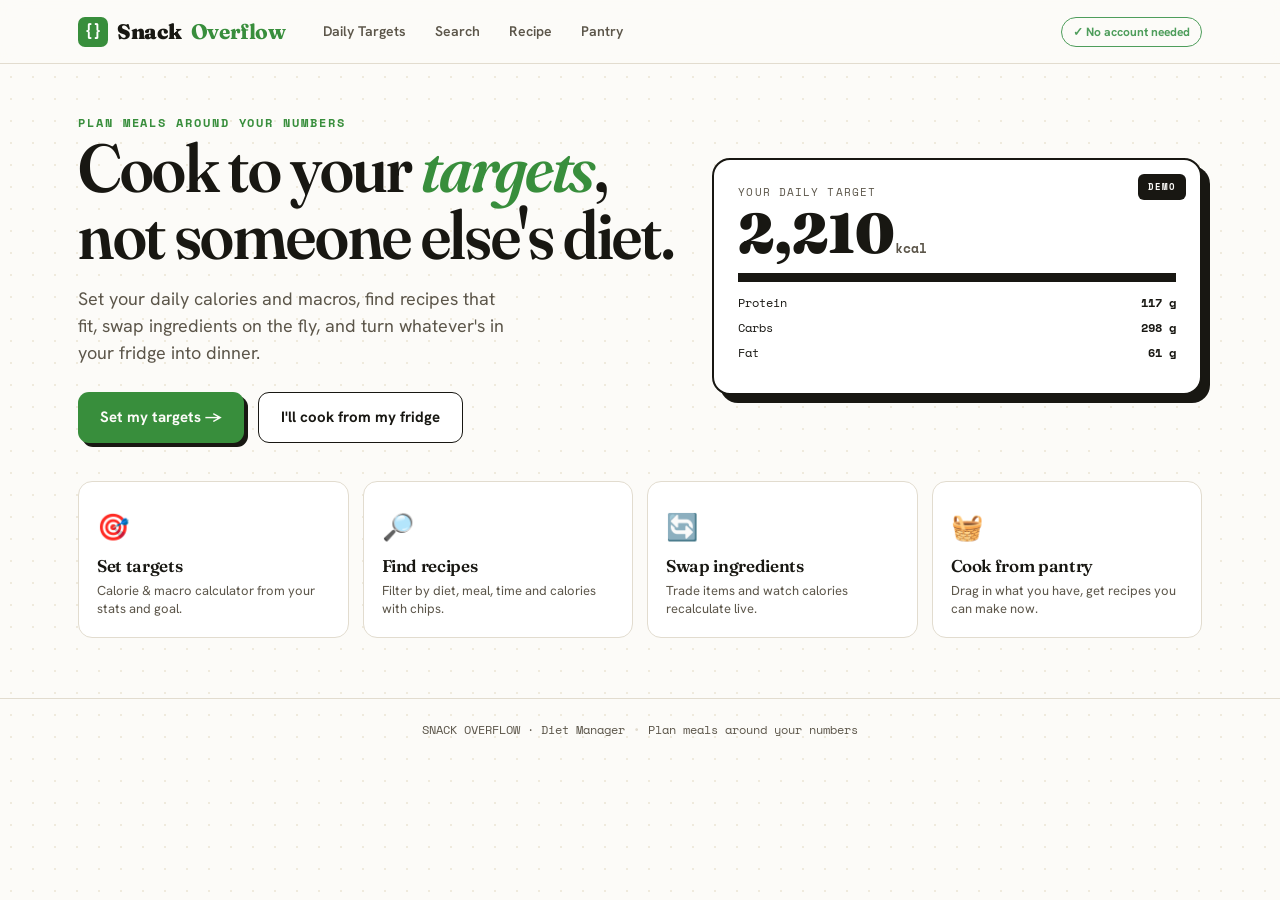
<file: index.html>
<!DOCTYPE html>
<html lang="en">
<head>
<meta charset="UTF-8">
<meta name="viewport" content="width=device-width, initial-scale=1.0">
<title>Snack Overflow — Diet Manager</title>
<link rel="preconnect" href="https://fonts.googleapis.com">
<link rel="preconnect" href="https://fonts.gstatic.com" crossorigin>
<link href="https://fonts.googleapis.com/css2?family=Fraunces:ital,opsz,wght@0,9..144,400..900;1,9..144,400..700&family=Hanken+Grotesk:wght@400;500;600;700;800&family=Space+Mono:wght@400;700&display=swap" rel="stylesheet">
<link rel="stylesheet" href="assets/styles.css">
</head>
<body data-page="landing">
<a class="skip" href="#main">Skip to content</a>
<nav id="nav"></nav>

<div class="wrap">
<main id="main">
  <section class="hero">
    <div>
      <span class="eyebrow">Plan meals around your numbers</span>
      <h1>Cook to your <em>targets</em>, not someone else's diet.</h1>
      <p>Set your daily calories and macros, find recipes that fit, swap ingredients on the fly, and turn whatever's in your fridge into dinner.</p>
      <div class="hero-cta">
        <a class="btn persim" href="targets.html">Set my targets →</a>
        <a class="btn ghost" href="pantry.html">I'll cook from my fridge</a>
      </div>
    </div>
    <div class="hero-card">
      <div class="demo-badge">DEMO</div>
      <div class="lab">Your daily target</div>
      <div class="kcal" id="heroKcal">2,210<small>kcal</small></div>
      <div class="hero-rule"></div>
      <div class="hmac"><span>Protein</span><b id="heroP">117 g</b></div>
      <div class="hmac"><span>Carbs</span><b id="heroC">298 g</b></div>
      <div class="hmac"><span>Fat</span><b id="heroF">61 g</b></div>
    </div>
  </section>

  <div class="tasks">
    <a class="task" href="targets.html"><div class="ic" aria-hidden="true">🎯</div><h3>Set targets</h3><p>Calorie &amp; macro calculator from your stats and goal.</p></a>
    <a class="task" href="search.html"><div class="ic" aria-hidden="true">🔎</div><h3>Find recipes</h3><p>Filter by diet, meal, time and calories with chips.</p></a>
    <a class="task" href="recipe.html"><div class="ic" aria-hidden="true">🔄</div><h3>Swap ingredients</h3><p>Trade items and watch calories recalculate live.</p></a>
    <a class="task" href="pantry.html"><div class="ic" aria-hidden="true">🧺</div><h3>Cook from pantry</h3><p>Drag in what you have, get recipes you can make now.</p></a>
  </div>
</main>
</div>

<footer id="foot"></footer>
<script src="assets/app.js"></script>
<script>
  /* reflect any saved target in the hero card */
  (function(){
    var t = STORE.target;
    document.getElementById('heroKcal').innerHTML = t.kcal.toLocaleString()+'<small>kcal</small>';
    document.getElementById('heroP').textContent = t.protein+' g';
    document.getElementById('heroC').textContent = t.carbs+' g';
    document.getElementById('heroF').textContent = t.fat+' g';
  })();
</script>
</body>
</html>
</file>
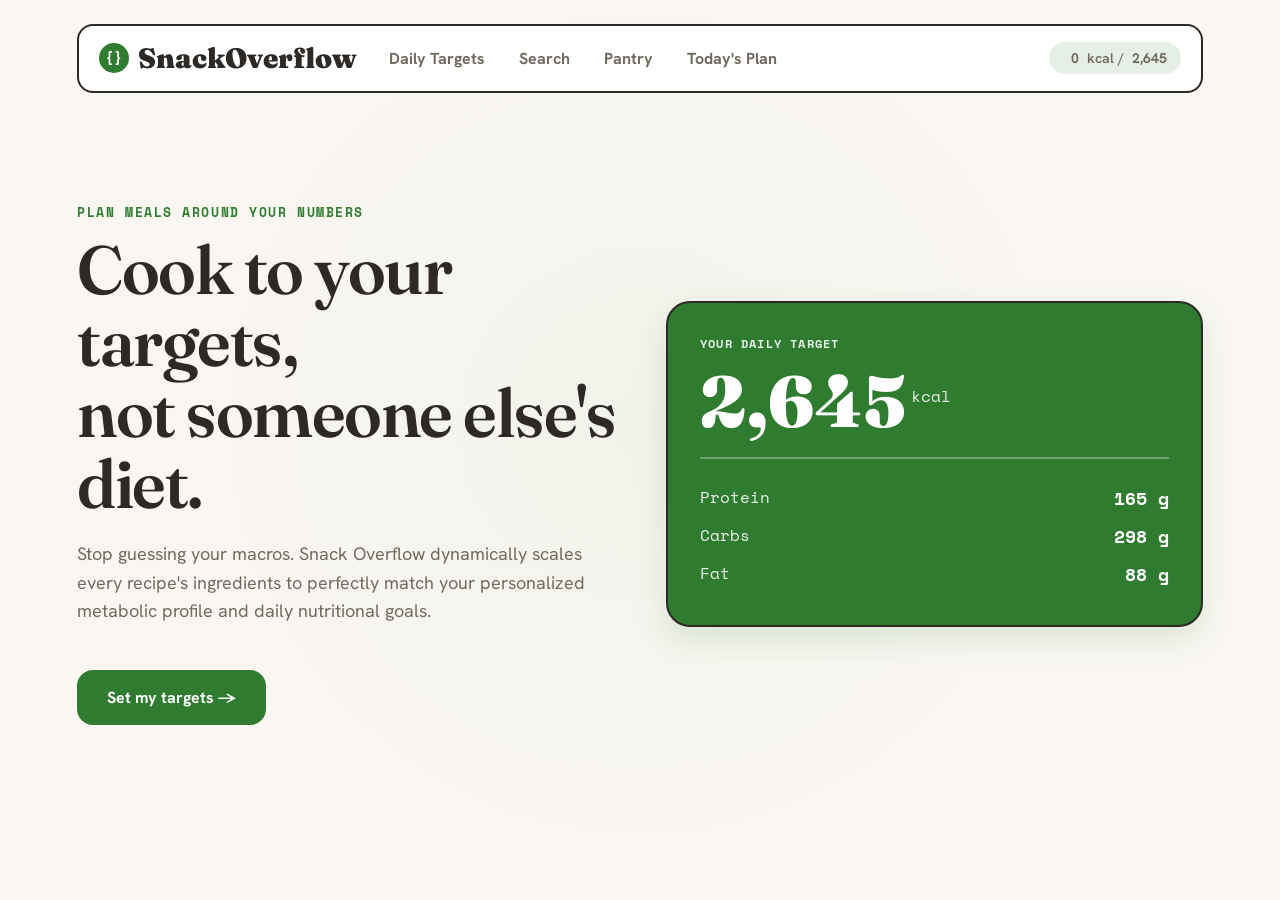
<file: hi-fi-prototype.html>
<!DOCTYPE html>
<html lang="en">
<head>
<meta charset="UTF-8">
<meta name="viewport" content="width=device-width, initial-scale=1.0">
<title>Snack Overflow — High-Fidelity Prototype</title>
<link rel="preconnect" href="https://fonts.googleapis.com">
<link rel="preconnect" href="https://fonts.gstatic.com" crossorigin>
<link href="https://fonts.googleapis.com/css2?family=Fraunces:ital,opsz,wght@0,9..144,400..900;1,9..144,400..700&family=Hanken+Grotesk:wght@400;500;600;700;800&family=Space+Mono:wght@400;700&display=swap" rel="stylesheet">
<style>
  :root{
    /* Modern Forest Green & Cream Palette */
    --paper: #FAF7F2; 
    --ink: #2D2926; 
    --soft: #716A60; 
    --soft2: #B3AEA5;
    --hair: #E8E5DF; 
    --fill: #F1ECE1; 
    --fill2: #E3DED5;
    --red: #C55342; 
    --green: #2F7C31;
    --green-light: #E6EFE6;
    
    --w1: 16px;
    --w2: 12px;
    --wp: 24px;
  }
  *{box-sizing:border-box;margin:0;padding:0}
  
 /* UPDATED: Removed the 80px bottom padding */
  body { font-family: 'Hanken Grotesk', sans-serif; color: var(--ink); background: var(--paper); line-height: 1.45; padding: 24px 0 0; scroll-behavior: smooth; }
  
  /* --- Edge-to-Edge Web App Layout --- */
  .wrap { width: 92%; max-width: 1440px; margin: 0 auto; padding: 0 26px; transition: width 0.3s ease; }
  
  /* --- Strict SPA Frame Logic --- */
  .frame { margin: 0; display: none !important; }
  .frame.active { display: block !important; animation: fadeIn 0.2s ease-out; }
  @keyframes fadeIn { from { opacity: 0; transform: translateY(10px); } to { opacity: 1; transform: translateY(0); } }

  /* --- Remove Fake Mockup Borders --- */
  .device { position: relative; background: transparent; border: none; border-radius: 0; box-shadow: none; }
  .pad { padding: 0; min-height: calc(100vh - 100px); display: flex; flex-direction: column; }
  
  /* ONLY apply vertical centering to the Homepage hero block */
  #frame-1 .pad > .nav + * { margin-top: auto; }
  #frame-1 .pad > :last-child { margin-bottom: auto; }

  .imgph{position:relative;background:#fff;border:2px solid var(--ink);border-radius:var(--w2)}
  .imgph::before,.imgph::after{content:"";position:absolute;inset:5px}
  .imgph::before{background:linear-gradient(to top right,transparent calc(50% - 1px),var(--fill2) 50%,transparent calc(50% + 1px))}
  .imgph::after{background:linear-gradient(to bottom right,transparent calc(50% - 1px),var(--fill2) 50%,transparent calc(50% + 1px))}

  /* Updated Navigation Bar Hierarchy */
  .nav { display: flex; align-items: center; gap: 18px; padding: 12px 20px; border: 2.5px solid var(--ink); border-radius: var(--w1); background: #fff; margin-bottom: 12px; }
  .nav .logo { font-family: 'Fraunces', serif; font-weight: 900; font-size: 28px; display: flex; align-items: center; gap: 9px; text-decoration: none; color: var(--ink); cursor: pointer; }
  .nav .mark { width: 30px; height: 30px; border-radius: 50%; background: var(--green); color: #fff; display: grid; place-items: center; font-family: 'Space Mono', monospace; font-weight: 700; font-size: 14px; }
  .nav .tabs { display: flex; gap: 6px; }
  .nav .t { font-size: 16px; font-weight: 700; color: var(--soft); padding: 8px 14px; border-radius: 10px; text-decoration: none; transition: 0.2s; cursor: pointer; }
  .nav .t.on { background: var(--fill); color: var(--green); }
  
  .nav-tracker {margin-left:auto; font-size:14px; font-weight:600; background:var(--green-light); color:var(--soft); padding:6px 14px; border-radius:20px; display:flex; align-items:center; gap:8px;}
  .nav-tracker .icon { font-size:12px; color:var(--green); }
  .nav-tracker span { font-weight:700; color:var(--soft); }

  .r-head-container { margin-bottom:14px; }
  .r-back { font-family:'Space Mono',monospace; font-size:14px; font-weight:700; color:var(--soft); cursor:pointer; display:inline-block; margin-bottom:16px; text-decoration:none; padding:4px 0; transition:0.2s;}
  .r-back:hover { color:var(--ink); }
  
  /* Modern Hero Header Style */
  .r-head-hero { border-radius: 16px; min-height: 280px; display: flex; align-items: flex-end; padding: 24px 30px; margin-bottom: 20px; background-size: cover; background-position: center; border: none; overflow: hidden; position: relative;}
  .hero-tags { display: flex; gap: 8px; margin-bottom: 12px; }
  .hero-tag { background: rgba(255,255,255,0.25); backdrop-filter: blur(8px); padding: 5px 14px; border-radius: 20px; font-size: 11.5px; font-weight: 600; color: #fff; text-shadow: 0 1px 2px rgba(0,0,0,0.2); }
  .hero-title { font-family: 'Hanken Grotesk', sans-serif; font-size: 34px; font-weight: 800; line-height: 1.1; margin-bottom: 12px; color: #fff; text-shadow: 0 2px 6px rgba(0,0,0,0.5); letter-spacing: -0.5px;}
  .hero-stats { display: flex; gap: 18px; font-size: 14px; font-weight: 500; color: rgba(255,255,255,0.95); text-shadow: 0 1px 2px rgba(0,0,0,0.4); flex-wrap:wrap; align-items: center;}
  .hero-stats span { display: flex; align-items: center; gap: 6px; }

  .cols{display:flex;gap:12px}.col{flex:1}
  .panel{border:2px solid var(--ink);border-radius:var(--w1);background:#fff;overflow:hidden; display:flex; flex-direction:column}
  .panel-h{display:flex;justify-content:space-between;align-items:center;padding:12px 16px;border-bottom:2px solid var(--ink)}
  .panel-h b{font-family:'Fraunces',serif;font-weight:800;font-size:18px}
  .panel-b{padding:16px; flex-grow:1}

  .lab{font-size:12px;font-weight:700;display:flex;justify-content:space-between;margin-bottom:6px; align-items:flex-end}
  .lab .v{font-family:'Space Mono',monospace;color:var(--soft)}
  
  .field{margin-bottom:16px; position:relative;}
  .err-msg { display:none; color:var(--red); font-family:'Space Mono',monospace; font-size:10px; margin-top:4px; position:absolute; bottom:-14px; left:0;}
  .has-error .stepper { border-color:var(--red) !important; background-color:#FEF2F2 !important;}
  .has-error input { color:var(--red) !important; }
  .has-error .err-msg { display:block; }
  
  .seg{display:flex;gap:5px;flex-wrap:wrap}
  .seg span{font-size:12px;font-weight:600;border:1.8px solid var(--ink);border-radius:8px;padding:6px 12px;background:#fff; cursor:pointer; user-select:none; transition:0.1s}
  .seg span.on{background:var(--ink);color:#fff; border-color:var(--ink);}
  
  .sys-us { display: none !important; }
  .sys-metric { display: flex !important; }
  body.mode-us .sys-us { display: flex !important; }
  body.mode-us .sys-metric { display: none !important; }
  body.mode-us .lbl-metric { display: none; }
  body.mode-us .lbl-us { display: inline; }
  body:not(.mode-us) .lbl-metric { display: inline; }
  body:not(.mode-us) .lbl-us { display: none; }

  .stepper{display:inline-flex;align-items:center;border:1.8px solid var(--ink);border-radius:8px;overflow:hidden; background:#fff; transition:0.2s}
  .stepper input { width:64px; text-align:center; border:none; outline:none; font-family:'Space Mono',monospace; font-size:13px; font-weight:700; color:var(--ink); -moz-appearance: textfield; background:transparent}
  .stepper input::-webkit-outer-spin-button, .stepper input::-webkit-inner-spin-button { -webkit-appearance: none; margin: 0; }
  .stepper i{width:28px;height:28px;display:grid;place-items:center;font-style:normal;font-weight:900; border-left:1.8px solid var(--ink);border-right:1.8px solid var(--ink);color:var(--ink); cursor:pointer; user-select:none; background:var(--paper)}
  .stepper i:active { background:var(--fill2) }
  .stepper i.minus { border-left:none; }
  .stepper i.plus { border-right:none; }
  
  .slider-row { display:flex; gap:10px; align-items:center; position:relative;}
  .interactive-slider { -webkit-appearance:none; width:100%; height:6px; background:var(--hair); border-radius:4px; outline:none; }
  .interactive-slider::-webkit-slider-thumb { -webkit-appearance:none; appearance:none; width:18px; height:18px; border:2.2px solid var(--ink); border-radius:50%; background:#fff; cursor:pointer; box-shadow:0 0 0 2px var(--paper) }
  .interactive-slider:active::-webkit-slider-thumb { background:var(--fill2); }

  .nf{border:2.5px solid var(--ink);border-radius:var(--w1);overflow:hidden;background:#fff}
  .nf .t{padding:12px 16px 10px}
  .nf .t .ti{font-family:'Fraunces',serif;font-weight:900;font-size:20px;line-height:1}
  .nf .t .me{font-family:'Space Mono',monospace;font-size:10.5px;color:var(--soft); margin-top:2px;}
  .nf .rxl{height:9px;background:var(--ink)}.nf .rl{height:4px;background:var(--ink)}
  .nf .cal{display:flex;justify-content:space-between;align-items:flex-end;padding:12px 16px}
  .nf .cal .l{font-size:13px;font-weight:800}
  .nf .cal .big{font-family:'Fraunces',serif;font-weight:900;font-size:48px;line-height:.85}
  .nf .cal .big sup{font-family:'Space Mono',monospace;font-size:11px;color:var(--soft)}
  .nf .rows{padding:6px 16px 16px}
  
  .nf .row{display:flex;justify-content:space-between;align-items:center;padding:14px 0;border-bottom:1.5px solid var(--hair)}
  .nf .row .nm{font-size:15px; font-weight:700;}
  .nf .row .nm span { color:var(--soft2); font-weight:500; font-size:12px; margin-left:6px; font-family:'Space Mono',monospace; }
  .nf .g{font-family:'Space Mono',monospace; font-size:18px; font-weight:800;}

  .split-row { display:flex; justify-content:space-between; align-items:center; padding:14px 0; border-bottom:1.5px solid var(--hair); font-size:14px; font-weight:500; color:var(--soft);}
  .split-row:last-child { border:none; padding-bottom:0;}
  .split-row b { font-family:'Space Mono',monospace; color:var(--ink); font-size:16px; font-weight:700;}

  .hero{display:flex;gap:16px;align-items:center}
  .hero .l{flex:1.1}
  .hero h3{font-family:'Fraunces',serif;font-weight:600;font-size:28px;line-height:1.02;margin:4px 0 8px}
  .hero .ey{font-family:'Space Mono',monospace;font-size:10.5px;letter-spacing:.12em;text-transform:uppercase;color:var(--soft)}
  .hero p { color:var(--soft); font-size:15px; margin: 12px 0 24px; max-width: 85%; line-height:1.5;}
  
  .btnsk{display:inline-block;border:2px solid var(--ink);border-radius:12px;padding:10px 18px;font-size:13px;font-weight:700;background:#fff;margin:8px 6px 0 0;cursor:pointer;text-align:center; transition: all 0.1s; text-decoration:none; color:var(--ink)}
  .btnsk:active:not(:disabled) { transform: scale(0.97); }
  .btnsk.fill{background:var(--green);color:#fff; border-color:var(--green);}
  .btnsk:disabled { opacity: 0.3; cursor: not-allowed; border-style: dashed; background: var(--fill2) !important; color: var(--soft) !important; border-color:var(--fill2) !important; }
  
  .herocard{flex:.9;border:2.5px solid var(--ink);border-radius:var(--w2);padding:16px;background:var(--green); color:#fff;}
  .herocard .cap{font-family:'Space Mono',monospace;font-size:9.5px;letter-spacing:.1em;text-transform:uppercase;color:#E6EFE6; margin-bottom:4px;}
  .herocard .big{font-family:'Fraunces',serif;font-weight:900;font-size:38px;line-height:1}
  .herocard .big sup{font-family:'Space Mono',monospace;font-size:10px;color:#E6EFE6; font-weight:400;}
  .herocard .hr{height:2px;background:rgba(255,255,255,0.2);margin:12px 0}
  .herocard .mrow{display:flex;justify-content:space-between;font-family:'Space Mono',monospace;font-size:12px;padding:4px 0; align-items:center}
  
  .facet{margin-bottom:14px}
  .facet h4{font-family:'Space Mono',monospace;font-size:10.5px;text-transform:uppercase;color:var(--soft);margin-bottom:7px}
  .chips{display:flex;gap:6px;flex-wrap:wrap}
  .chip{font-size:12px;font-weight:600;border:1.8px solid var(--ink);border-radius:var(--wp);padding:6px 12px;background:#fff;display:inline-flex;gap:5px;align-items:center; cursor:pointer; transition: 0.1s;}
  .chip.on{background:var(--ink);color:#fff}
  
  .searchbar{display:flex;align-items:center;gap:10px;border:2px solid var(--ink);border-radius:12px;padding:12px 14px;background:#fff;font-size:14px;color:var(--soft2); flex:1;}
  .searchbar input {border:none; outline:none; font-family:'Space Mono', monospace; font-size:14px; color:var(--ink); width:100%; background:transparent;}
  .searchbar input::placeholder {color:var(--soft2);}

  .resbar{display:flex;justify-content:space-between;align-items:center;margin:12px 2px;font-family:'Space Mono',monospace;font-size:11.5px;color:var(--soft)}
  .resbar b{color:var(--ink)}

  /* UPDATED: Removed max-height so recipes flow down the page */
  .recipe-grid-container { padding-bottom:40px; }
  .cards{display:grid;grid-template-columns:repeat(3,1fr);gap:10px}
  
  .card{border:2px solid var(--ink);border-radius:var(--w1);overflow:hidden;background:#fff; cursor:pointer; text-decoration:none; display:block; color:var(--ink); transition:0.2s;}
  .card:active { transform: scale(0.98); }
  .card .im{height:60px;border-bottom:2px solid var(--ink); position:relative;}
  .card .im span { position:absolute; bottom:6px; right:6px; font-size:9.5px; background:var(--ink); color:#fff; font-family:'Space Mono', monospace; padding:3px 8px; border-radius:6px; font-weight:700;}
  .card .cc{padding:10px}
  .card .cc .name {font-size:13px; font-weight:700; white-space: nowrap; overflow: hidden; text-overflow: ellipsis; line-height:1.2; margin-bottom:5px;}
  .card .cc .k{font-family:'Space Mono',monospace;font-size:11px;color:var(--soft);}

  .scroll-panel { max-height: 380px; overflow-y: auto; -ms-overflow-style: none; scrollbar-width: none; padding-right:4px;}
  .scroll-panel::-webkit-scrollbar { display: none; }

  .ing-wrap { border-bottom: 1.5px solid var(--hair); padding: 14px 0;}
  .ing { display:flex; align-items:center; gap:12px; font-size:15px; }
  .ing .nm { flex:1; font-weight:700;}
  .ing .nm small { display:block; font-weight:500; color:var(--soft); font-size:12.5px; margin-top:2px;}
  .ing .kc { font-family:'Space Mono',monospace; font-size:14.5px; font-weight:600; color:var(--ink); text-align:right;}
  
  .swap{font-size:11.5px;font-weight:700;border:1.8px solid var(--ink);border-radius:8px;padding:6px 12px;background:#fff;cursor:pointer;user-select:none;display:inline-flex;align-items:center;gap:4px; transition:0.1s;}
  .swap:hover { background:var(--fill); }
  .swap.selected-active{background:var(--ink);color:#fff}
  .swap.inactive { cursor: default; border-color:var(--m3); color:var(--m2); }
  .swap.inactive:hover { background:#fff; }
  
  .swap-dropdown { display:none; border: 2px solid var(--green); border-radius: 12px; padding: 12px; margin-top: 12px; background: #fff; }
  .inline-alt { display:flex; justify-content:space-between; align-items:center; padding:10px 12px; border-radius:8px; background:var(--fill); cursor:pointer; margin-bottom:6px; transition:0.1s; border: 2px solid transparent; }
  .inline-alt:hover { border-color:var(--green); }
  .inline-alt:last-child { margin-bottom:0; }
  .inline-alt .nm b { font-size:13.5px; color:var(--ink); }
  .inline-alt .nm span { font-family:'Space Mono',monospace; font-size:11.5px; color:var(--soft); margin-left:4px;}
  .inline-alt .nm small { display:block; font-family:'Space Mono',monospace; font-size:9.5px; color:var(--soft2); margin-top:3px;}
  .inline-alt .amt b { font-size:13px; font-family:'Space Mono',monospace; color:var(--ink);}
  .inline-alt .amt small { display:block; font-family:'Space Mono',monospace; font-size:9.5px; color:var(--soft); margin-top:3px;}

  .plan-card { border:1px solid var(--hair); border-radius:16px; padding:20px; margin-bottom:12px; background:#fff; box-shadow: 0 4px 12px rgba(0,0,0,0.03);}
  .plan-card h4 { font-family:'Fraunces', serif; font-size:18px; font-weight:800; margin-bottom:4px;}
  .plan-card p { font-size:12px; color:var(--soft); margin-bottom:14px; }
  .meal-grid { display:grid; grid-template-columns: 1fr 1fr; gap:8px; margin-bottom:14px;}
  .meal-slot { border:1.8px solid var(--hair); border-radius:10px; padding:10px 12px; cursor:pointer; transition:0.2s;}
  .meal-slot b { font-size:13px; display:block; margin-bottom:2px;}
  .meal-slot small { font-family:'Space Mono',monospace; font-size:10px; color:var(--soft);}
  .meal-slot:hover { border-color:var(--m3); }
  .meal-slot.active { border-color:var(--green); background:var(--green-light); }
  .meal-slot.active b { color:var(--green); }
  
  .recipe-cal-pill { padding: 2px 6px; border-radius: 4px; font-weight: 700; transition: background-color 0.2s, color 0.2s; display:inline-block; font-family:'Space Mono', monospace; font-size: 10.5px;}
  .recipe-cal-pill.safe { background: var(--green-light); color: var(--green); }
  .recipe-cal-pill.over-budget { background: #FCE8E8; color: var(--red); }
  
  .side-meal-pill { background: var(--paper); border-radius: 12px; padding: 12px 16px; margin-bottom: 8px; display:flex; justify-content:space-between; align-items:center; }
  .side-meal-pill:last-child { margin-bottom: 0; }
  
  .target-banner { background: var(--green-light); border-radius: 12px; padding: 14px 18px; display: flex; justify-content: space-between; align-items: center; margin-bottom: 20px; border:1.5px solid var(--green);}
  
  .shelf{margin-bottom:11px}
  .shelf h4{font-family:'Space Mono',monospace;font-size:10.5px;color:var(--ink);margin-bottom:6px; cursor:pointer; display:flex; justify-content:space-between; align-items:center; user-select:none; padding:4px; border-radius:4px;}
  .shelf h4:hover { background: var(--fill); }
  .shelf .chevron { transition: transform 0.2s; font-size:14px; }
  .shelf.collapsed .items { display: none; }
  .shelf.collapsed .chevron { transform: rotate(-90deg); }

  .pantry-item-chip { font-size: 14px; font-weight: 700; border: 1.5px solid var(--hair); border-radius: 24px; padding: 8px 16px; background: #fff; display: inline-flex; gap: 6px; align-items: center; margin: 0 8px 12px 0; cursor: pointer; color: var(--ink); transition: 0.2s; user-select: none;}
  .pantry-item-chip:hover { border-color: var(--soft2); }
  .pantry-item-chip.on { border-color: var(--green); background: var(--green-light); color: var(--green); }
  .pantry-item-chip .p { color: var(--soft2); font-weight: 400; display: inline-block; width: 12px; text-align: center; transition: none; }
  .pantry-item-chip.on .p { color: var(--green); font-weight: 700; }

  .basket-chip { font-size: 14px; font-weight: 700; background: transparent; border: 1.5px solid var(--ink); border-radius: 24px; padding: 6px 14px; display: inline-flex; gap: 6px; align-items: center; cursor: pointer; color: var(--ink); height: fit-content; user-select: none; transition: 0.1s;}
  .basket-chip:hover { background: var(--red); color: #fff; border-color: var(--red); }
  .basket-chip:hover span { color: #fff !important; }

  .gen-btn-container{margin-top:auto}
  .ph-note{font-family:'Space Mono',monospace;font-size:10.5px;color:var(--soft2);text-align:center;margin-top:8px}

  .match{position:relative;display:flex;gap:16px;align-items:center;border:2.5px solid var(--ink);border-radius:var(--w1);background:#fff;padding:16px}
  .match .mi{width:90px;height:90px;flex:none}
  .match .h{font-family:'Fraunces',serif;font-weight:800;font-size:22px;}
  .meter{height:8px;background:var(--fill2);border-radius:5px;overflow:hidden;margin:10px 0 8px}
  .meter i{display:block;height:100%;width:83%;background:var(--ink)}
  .have{font-family:'Space Mono',monospace;font-size:11px;font-weight:700;border:1.8px solid;border-radius:6px;padding:4px 8px;margin:0 5px 5px 0;display:inline-block}
  .have.y{border-color:var(--green);color:var(--green)}.have.n{border-color:var(--soft2);color:var(--soft2)}
  
  .discovery-badge { background: #D1FAE5; color: var(--green); padding: 8px 12px; border-radius: 8px; border: 1.5px dashed var(--green); font-family: 'Space Mono', monospace; font-size: 10.5px; font-weight: 700; display: inline-block; margin-top: 14px; }
  
  .recipe-section-title { font-family:'Fraunces',serif; font-size: 22px; margin: 24px 0 16px; border-bottom: 2px solid var(--ink); padding-bottom: 8px; font-weight:800; }
  
  .show-full-recipe{text-align:center;font-weight:800;font-size:15px;margin-top:20px;cursor:pointer;display:block;color:var(--ink); text-decoration:none;}

  .step { padding: 18px 0; border-bottom: 1.5px solid var(--hair); display:flex; gap:18px; align-items:flex-start; font-size: 15.5px; line-height: 1.6; color:var(--ink);}
  .step b { font-family: 'Space Mono', monospace; font-size: 16px; color: var(--ink); flex:none; margin-top:2px; }
  .step p {margin:0;}

  .btn-plan-action:disabled { background: var(--fill2) !important; color: var(--soft) !important; border-color: var(--fill2) !important; cursor: not-allowed; opacity: 1; }

  .f9-header { font-family:'Fraunces',serif; font-size:34px; font-weight:900; line-height:1;}
  .f9-date { font-size:14px; color:var(--soft); margin-top:6px; margin-bottom:24px;}
  
  .f9-empty-banner { background: var(--paper); border: 1.5px solid var(--hair); border-radius: var(--w1); padding:24px; display:flex; justify-content:space-between; align-items:center; margin-bottom:24px;}
  .f9-empty-banner p { color:var(--soft); font-size:14px; margin-top:4px;}
  
  .f9-filled-banner { background: var(--green); border-radius: var(--w1); padding:24px; color:#fff; display:none; justify-content:space-between; align-items:stretch; margin-bottom:24px;}
  
  .f9-grid { display:grid; grid-template-columns: 1fr 1fr; gap:16px; margin-bottom:24px;}
  
  .f9-slot { background: transparent; border: 2px dashed var(--soft2); border-radius: var(--w1); min-height: 140px; display: flex; flex-direction: column; justify-content: flex-start; align-items: flex-start; overflow: hidden; }
  .f9-slot-head { display: flex; justify-content: space-between; align-items: center; margin: 0; padding: 14px 20px; width: 100%; border-bottom: 2px dashed var(--soft2); background: transparent; }
  .f9-slot-head b { font-size:15px; display:flex; align-items:center; gap:6px; color:var(--ink);}
  .f9-slot-head small { font-family:'Space Mono', monospace; font-size:12px; color:var(--soft);}
  .f9-add-btn { text-align:center; color:var(--soft); font-size:14px; font-weight:600; cursor:pointer; flex:1; display:flex; align-items:center; justify-content:center; width:100%; transition:0.2s;}
  .f9-add-btn:hover { color:var(--ink); background:var(--fill); }

  .f9-slot.filled { background:#fff; border:1px solid var(--hair); box-shadow: 0 4px 12px rgba(0,0,0,0.02);}
  .f9-trash-btn { cursor:pointer; transition:0.2s; }
  .f9-trash-btn:hover { transform:scale(1.1); }

  .table { width:100%; border-collapse: collapse; font-size:14.5px; background:#fff; border:1px solid var(--hair); border-radius:12px; overflow:hidden;}
  .table th { text-align:right; font-family:'Space Mono',monospace; font-size:11px; color:var(--soft); font-weight:600; padding:18px 18px 12px; border-bottom:1.5px solid var(--hair);}
  .table th:first-child { text-align:left; }
  .table td { text-align:right; font-family:'Space Mono',monospace; padding:18px; border-bottom:1.5px solid var(--hair); color:var(--soft);}
  .table td:first-child { text-align:left; font-family:'Hanken Grotesk',sans-serif; color:var(--ink); font-weight:600;}

  .spinner-anim { animation: spin 1.2s linear infinite; display:inline-block; } 
  @keyframes spin { 100% { transform: rotate(360deg); } }

  /* HOMEPAGE (FRAME 1) SPECIFIC UPSCALING     */
  
  /* 1. Subtle Ambient Background Glow */
  #frame-1 { position: relative; z-index: 1; }
  #frame-1::before {
      content: "";
      position: absolute;
      top: 50%;
      left: 50%;
      width: 70vw;
      height: 70vw;
      max-width: 1000px;
      max-height: 1000px;
      background: radial-gradient(circle, rgba(47, 124, 49, 0.04) 0%, rgba(241, 236, 225, 0) 70%);
      transform: translate(-50%, -50%);
      z-index: -1;
      animation: ambientPulse 8s infinite alternate ease-in-out;
      pointer-events: none;
  }
  @keyframes ambientPulse {
      0% { transform: translate(-50%, -50%) scale(1); opacity: 0.5; }
      100% { transform: translate(-50%, -50%) scale(1.15); opacity: 1; }
  }

  /* 2. Massive Typography Scaling */
  #frame-1 .hero h3 { font-size: 68px; letter-spacing: -1.5px; margin-bottom: 20px; line-height: 1.05; }
  #frame-1 .hero p { font-size: 18px; line-height: 1.6; margin-bottom: 36px; max-width: 90%; color: var(--soft); }
  #frame-1 .ey { font-size: 13px; margin-bottom: 12px; font-weight: 700; color: var(--green); }
  
  /* Upscaled Buttons */
  #frame-1 .btnsk { font-size: 16px; padding: 14px 28px; border-radius: 16px; }

  /* 3. Upscaled Daily Target Card */
  #frame-1 .herocard { padding: 32px; border-radius: 24px; box-shadow: 0 12px 32px rgba(47, 124, 49, 0.15); }
  #frame-1 .herocard .cap { font-size: 12px; margin-bottom: 12px; font-weight: 700; }
  #frame-1 .herocard .big { font-size: 72px; margin-bottom: 8px; }
  #frame-1 .herocard .big sup { font-size: 16px; margin-left: 4px; }
  #frame-1 .herocard .hr { margin: 20px 0; background: rgba(255,255,255,0.3); }
  #frame-1 .herocard .mrow { font-size: 16px; padding: 6px 0; }
  #frame-1 .herocard .mrow span { opacity: 0.9; }
  #frame-1 .herocard .mrow b { font-size: 18px; }

  /* DAILY TARGETS (FRAME 2) REFINED SIZING    */

  /* 1. Tighter Form Panel & Reduced Spacing to prevent scroll */
  #frame-2 .panel-b { padding: 20px 24px; }
  #frame-2 .field { margin-bottom: 20px; }
  
  /* 2. Larger Labels & Headers */
  #frame-2 .panel-h b { font-size: 24px; }
  #frame-2 .lab { font-size: 16px; font-weight: 800; margin-bottom: 8px; }
  #frame-2 .lab .v { font-size: 13px; font-weight: 600; }
  
  /* 3. Interactive Controls (Balanced) */
  #frame-2 .stepper input { font-size: 18px; width: 80px; }
  #frame-2 .stepper i { width: 36px; height: 36px; font-size: 20px; }
  #frame-2 .seg span { font-size: 15px; padding: 8px 16px; }
  #frame-2 .slider-row { gap: 16px; margin-top: 6px; }
  #frame-2 .interactive-slider::-webkit-slider-thumb { width: 24px; height: 24px; }

  /* 4. Nutrition Panel - Larger Headers, Smaller Calories, Tighter Rows */
  #frame-2 .nf .t { padding-top: 16px; padding-bottom: 8px !important; margin-bottom: 4px !important; border-bottom-width: 4px !important; }
  #frame-2 .nf .t .ti { font-size: 26px; }
  #frame-2 .nf .t .me { font-size: 12px; }
  
  #frame-2 .nf .cal { padding: 8px 20px 4px !important; }
  #frame-2 .nf .cal .l { font-size: 18px; font-weight: 800; color: var(--ink); }
  #frame-2 .nf .cal .big { font-size: 48px !important; } /* Decreased Calorie Number */
  #frame-2 .nf .cal .big sup { font-size: 14px; }
  
  #frame-2 .nf .rows { padding: 4px 20px 12px; }
  #frame-2 .nf .row { padding: 12px 0; }
  #frame-2 .nf .row .nm { font-size: 17px; font-weight: 800; color: var(--ink); }
  #frame-2 .nf .row .nm span { font-size: 13px; font-weight: 600; }
  #frame-2 .nf .g { font-size: 20px; }

  /* 5. Suggested Meal Split - Larger Labels, Tighter Rows */
  #frame-2 .panel-h { padding: 16px 20px; font-size: 20px; }
  #frame-2 .split-row { padding: 12px 0; }
  #frame-2 .split-row span { font-size: 16px; font-weight: 700; color: var(--ink); }
  #frame-2 .split-row b { font-size: 18px; }
  
  /* 6. Action Buttons Container */
  #frame-2 .btnsk.fill { font-size: 15px; padding: 12px; border-radius: 12px; margin-top: 0; }

  /* SEARCH (FRAME 3) UPSCALING                */
  
  /* Target Banner */
  #frame-3 .target-banner { padding: 20px 24px; border-radius: 16px; margin-bottom: 36px; }
  #frame-3 .target-banner div { font-size: 18px; }
  #frame-3 .target-banner span.sync-cals-str { font-size: 18px; }
  #frame-3 .target-banner .btnsk { font-size: 14px; padding: 10px 18px; border-radius: 12px; }

  /* Facets / Sidebar */
  #frame-3 .facet { margin-bottom: 27px; }
  #frame-3 .facet h4 { font-size: 14px; letter-spacing: 0.05em; margin-bottom: 14px; font-weight: 800; color: var(--ink); }
  #frame-3 .chip { font-size: 14px; padding: 10px 18px; border-radius: 24px; }
  
  /* Max Calories Slider */
  #frame-3 .stepper input { font-size: 18px; width: 70px; }
  #frame-3 .stepper i { width: 34px; height: 34px; font-size: 20px; }
  #frame-3 .interactive-slider::-webkit-slider-thumb { width: 24px; height: 24px; border-width: 2.5px; }
  
  /* Search Bar & Sorting */
  #frame-3 .searchbar { padding: 18px 24px; border-radius: 16px; font-size: 16px; }
  #frame-3 .searchbar svg { width: 20px; height: 20px; }
  #frame-3 .searchbar input { font-size: 16px; }
/* Upgraded Custom Sort Dropdown */
  #recipe-sort { 
      font-family: 'Space Mono', monospace; 
      font-weight: 700; 
      font-size: 15px; 
      color: var(--ink);
      background: #fff; 
      padding: 0 20px; 
      height: 64px; 
      border-radius: 12px; 
      border: 2px solid var(--ink); 
      cursor: pointer; 
      outline: none; 
      transition: all 0.2s ease;
      box-shadow: 0 2px 6px rgba(0,0,0,0.02);
      flex: none;
      width: 170px;
  }
  
  #recipe-sort:hover { 
      background: var(--paper); 
      border-color: var(--green); 
  }  
  /* Results Bar */
  #frame-3 .resbar { margin: 28px 2px 20px; font-size: 14px; }
  #frame-3 .active-filter-chip { font-size: 12px !important; padding: 6px 12px !important; }

  /* Recipe Cards (Fixing the squished 60px images!) */
  #frame-3 .cards { gap: 24px; grid-template-columns: repeat(3, 1fr); }
  #frame-3 .card { border-radius: 20px; border-width: 2px; }
  #frame-3 .card .im { height: 180px; border-bottom-width: 2px; } 
  #frame-3 .card .im span { font-size: 12px; padding: 6px 12px; bottom: 12px; right: 12px; border-radius: 8px; }
  #frame-3 .card .cc { padding: 20px; }
  #frame-3 .card .cc .name { font-size: 18px; margin-bottom: 8px; font-weight: 800; }
  #frame-3 .card .cc .k { font-size: 15px; }

  
  /*  INDEPENDENT SCROLL PANES */

  /* 1. Turn the Search Index into a locked, full-screen flex container */
  #search-index {
      display: flex;
      flex-direction: column;
      height: calc(100vh - 90px); /* Locks perfectly to viewport, leaving room for nav */
      overflow: hidden;
  }

  /* Protect the top banner and back button from squishing */
  #search-index .r-head-container,
  #search-index .target-banner { 
      flex: none; 
  }

  /* 2. Make columns fill the exact remaining space */
  #search-index .cols {
      display: flex;
      flex: 1;
      overflow: hidden; /* Prevents bleeding out the bottom */
      gap: 40px;
      align-items: stretch;
  }

  /* 3. Left Panel (Filters): Independent Scroll */
  #search-index .cols > .col:first-child {
      border-right: 2px solid var(--hair);
      padding-right: 36px;
      height: 100%;
      overflow-y: auto;
      padding-bottom: 80px; /* Breathing room at bottom */
      
      /* Hide ugly scrollbars */
      -ms-overflow-style: none;
      scrollbar-width: none;
  }
  #search-index .cols > .col:first-child::-webkit-scrollbar { display: none; }

  /* 4. Right Panel (Recipes): Flex Container */
  #search-index .cols > .col:last-child {
      display: flex;
      flex-direction: column;
      height: 100%;
      overflow: hidden;
  }

  /* Protect Search Bar & Results Info from squishing */
  #search-index .cols > .col:last-child > div:not(.recipe-grid-container) {
      flex: none; 
  }

  /* 5. The Recipe Grid: Independent Scroll */
  #search-index .recipe-grid-container {
      flex: 1;
      overflow-y: auto;
      padding-bottom: 80px; /* Breathing room at bottom */
      
      /* Hide ugly scrollbars */
      -ms-overflow-style: none;
      scrollbar-width: none;
  }
  #search-index .recipe-grid-container::-webkit-scrollbar { display: none; }

  /* RECIPE DETAIL UPSCALING                   */

  /* 1. Massive Hero Banner */
  .r-head-hero { min-height: 380px; padding: 32px 40px; border-radius: 24px; }
  .hero-title { font-size: 46px; margin-bottom: 16px; letter-spacing: -1px; }
  .hero-tags .hero-tag { font-size: 13px; padding: 6px 16px; border-radius: 24px; }
  .hero-stats { font-size: 16px; gap: 24px; }
  .hero-stats svg { width: 18px; height: 18px; }

  /* 2. Upscaled Ingredients Panel */
  #sp-unexpanded-layout .panel-h b, #tf-unexpanded-layout .panel-h b { font-size: 24px; }
  #sp-unexpanded-layout .panel-h, #tf-unexpanded-layout .panel-h { padding: 20px 28px; }
  #sp-unexpanded-layout .panel-b, #tf-unexpanded-layout .panel-b { padding: 0 28px; }
  
  .ing-wrap { padding: 20px 0; }
  .ing { font-size: 16px; }
  .ing .nm small { font-size: 14px; margin-top: 4px; }
  .ing .kc { font-size: 15px; }
  
  /* Upscaled Swap Buttons */
  .swap { font-size: 13px; padding: 8px 16px; border-radius: 10px; }
  .swap svg { width: 14px; height: 14px; }
  .show-full-recipe { font-size: 18px; margin-top: 24px; }

  /* 3. Larger Instructions Typography */
  .recipe-section-title { 
      font-size: 28px; 
      margin: 24px 0 16px !important; /* Tightened top and bottom margins */
      padding-bottom: 12px; 
  }  
  .step { 
      padding: 15px 0 !important; /* Decreased from 24px to 12px */
      font-size: 18px; 
      gap: 24px; 
  }
  .step b { font-size: 20px; }

  /* 4. Upscaled Side Panels (Right Column) */
  .plan-card { padding: 28px; border-radius: 20px; }
  .plan-card h4 { font-size: 22px; margin-bottom: 8px; }
  .plan-card p { font-size: 15px; margin-bottom: 24px; }
  
  /* Meal Slots */
  .meal-grid { gap: 12px; margin-bottom: 24px; }
  .meal-slot { padding: 16px; border-radius: 14px; }
  .meal-slot b { font-size: 16px; margin-bottom: 4px; }
  .meal-slot small { font-size: 12px; }
  
  /* Giant CTA Button */
  .btn-plan-action { font-size: 16px !important; padding: 16px !important; border-radius: 14px; margin-top: 12px; }
  
  /* Today's Meal Plan Side Pills */
  .side-meal-pill { padding: 18px 22px; border-radius: 16px; margin-bottom: 12px; }
  .side-meal-pill span[style*="font-size:18px"] { font-size: 24px !important; }
  .side-meal-name { font-size: 15px !important; }
  .side-meal-time { font-size: 12px !important; margin-top: 4px !important; }
  .side-meal-cal { font-size: 14px !important; }

  /* 5. Force US/Metric Toggle to Upscale (Overriding inline styles) */
  #sp-unexpanded-layout .global-unit-toggle,
  #tf-unexpanded-layout .global-unit-toggle {
      transform: scale(1) !important; 
      margin: 0 !important;
  }
  #sp-unexpanded-layout .global-unit-toggle span,
  #tf-unexpanded-layout .global-unit-toggle span {
      font-size: 12px !important;
      padding: 6px 14px !important;
  }

  /* 6. Ingredient Partial Cutoff (Shows the edge of the next item) */
  .scroll-panel {
      /* Adjusted height so it cleanly cuts off mid-item on the 4th ingredient */
      max-height: 385px !important; 
      overflow-y: auto !important;
      /* Remove any leftover fade masks */
      -webkit-mask-image: none !important;
      mask-image: none !important;
  }

  /* Capped & Scrollable Instructions Section */
  #sp-view-ins, #tf-view-ins {
      max-height: 310px;
      overflow-y: auto;
      padding-right: 6px;
      /* Hide scrollbar for a clean, app-like look */
      -ms-overflow-style: none;
      scrollbar-width: none;
  }
  #sp-view-ins::-webkit-scrollbar, 
  #tf-view-ins::-webkit-scrollbar { 
      display: none; 
  }

  /* PANTRY (FRAME 5) UPSCALING & SPLIT-PANE   */

  .pantry-kicker { 
      font-size: 14px !important; 
      font-family: 'Space Mono', monospace; 
      letter-spacing: 0.12em; 
      text-transform: uppercase; 
      color: var(--green); 
      margin-bottom: 8px; 
      font-weight: 700; 
  }

  /* 1. Lock Pantry Index to Viewport Height (App Layout) */
  #pantry-index {
      display: flex;
      flex-direction: column;
      height: calc(100vh - 90px);
      overflow: hidden;
  }
  #pantry-index .r-head-container {
      flex: none;
  }

  /* 2. Header Section Styling */
  #pantry-index > div:nth-child(2) {
      flex: none;
      margin-bottom: 20px !important;
  }
  #pantry-index h2 { font-size: 38px !important; }
  #pantry-index p { font-size: 16px !important; max-width: 80% !important; }
  #pantry-index .searchbar { padding: 16px 24px !important; border-radius: 16px !important; font-size: 16px !important; }
  #pantry-index .searchbar input { font-size: 16px !important; }

  /* 3. Columns Layout & Independent Scrolling */
  #pantry-index .cols {
      display: flex;
      flex: 1;
      overflow: hidden;
      gap: 40px;
      align-items: stretch;
  }

  /* Left Column (Shelves): Internal Scroll */
  #pantry-index .cols > .col:first-child {
      flex: 1.3;
      height: 100%;
      overflow-y: auto;
      padding-right: 20px;
      padding-bottom: 60px;
      -ms-overflow-style: none;
      scrollbar-width: none;
  }
  #pantry-index .cols > .col:first-child::-webkit-scrollbar { display: none; }

  /* Upscaled Pantry Shelves & Chips */
  .shelf h4.pantry-shelf-title { font-size: 13px !important; font-weight: 800 !important; padding: 8px 12px !important; border-radius: 8px !important; }
  .pantry-item-chip { font-size: 15px !important; padding: 10px 18px !important; border-radius: 24px !important; border-width: 2px !important; }

  /* 4. Right Column (Your Basket): Solid Border & Sticky Container */
  #pantry-index .cols > .col:last-child {
      flex: 0.9;
      height: 100%;
      overflow-y: auto;
      padding-bottom: 60px;
      -ms-overflow-style: none;
      scrollbar-width: none;
  }
  #pantry-index .cols > .col:last-child::-webkit-scrollbar { display: none; }

  /* Convert dashed wireframe into a gorgeous solid panel */
  .basket-box {
      border: 2.5px solid var(--ink) !important; 
      border-radius: 20px !important;
      background: #fff !important; /* Solid clean background */
      box-shadow: 0 8px 24px rgba(0,0,0,0.03);
      padding: 28px !important;
      position: sticky;
      top: 0;
  }
  .basket-box .bh { font-size: 22px !important; font-family: 'Fraunces', serif !important; font-weight: 800 !important; }
  .basket-chip { font-size: 14px !important; padding: 8px 16px !important; border-radius: 20px !important; border-width: 2px !important; }
  #pantry-generate-btn { font-size: 16px !important; padding: 16px !important; border-radius: 14px !important; }


  /* Generous bottom padding exclusively for Today's Plan page */
  #frame-9 .pad { 
      padding-bottom: 80px !important; 
  }

  /* Dynamic Clear All Button State */
  .clear-all-btn {
      color: var(--soft2) !important;
      border-color: var(--hair) !important;
      background: #fff !important;
      pointer-events: none;
      cursor: default !important;
  }
  .clear-all-btn.active-clear {
      color: var(--green) !important;
      border-color: var(--green) !important;
      background: var(--green-light) !important;
      pointer-events: auto;
      cursor: pointer !important;
  }

  /* Flying Chip Animation */
  .flying-chip {
      position: fixed !important;
      pointer-events: none;
      z-index: 99999;
      box-shadow: 0 10px 25px rgba(47, 124, 49, 0.2);
      background: var(--green-light) !important;
      color: var(--green) !important;
      border-color: var(--green) !important;
      transition: none !important;
  }
  
</style>
</head>
<body class="mode-us">
<div class="wrap">
  
  <div class="frame" id="frame-1">
    <div class="device">
      <div class="pad">
        <div class="nav">
          <a href="#frame-1" class="logo nav-btn"><span class="mark">{}</span>SnackOverflow</a>
          <div class="tabs"><a href="#frame-2" class="t nav-btn">Daily Targets</a><a href="#frame-3" class="t nav-btn" onclick="hideRecipeDetail();">Search</a><a href="#frame-5" class="t nav-btn">Pantry</a><a href="#frame-9" class="t nav-btn">Today's Plan</a></div>
          <div class="nav-tracker"><span class="icon"></span> <span id="global-consumed-top">0</span> kcal / <span class="sync-cals-nav">2,678</span></div>
        </div>
        <div class="hero">
          <div class="l">
            <div class="ey">Plan meals around your numbers</div>
            <h3>Cook to your targets,<br>not someone else's diet.</h3>
            
            <p>Stop guessing your macros. Snack Overflow dynamically scales every recipe's ingredients to perfectly match your personalized metabolic profile and daily nutritional goals.</p>
            
            <div><a href="#frame-2" class="btnsk fill nav-btn">Set my targets →</a></div>
          </div>
          <div class="herocard">
            <div class="cap">Your daily target</div>
            <div class="big sync-cals">2,678<sup>kcal</sup></div>
            <div class="hr"></div>
            <div class="mrow"><span>Protein</span><b class="sync-p-val">138 g</b></div>
            <div class="mrow"><span>Carbs</span><b class="sync-c-val">249 g</b></div>
            <div class="mrow"><span>Fat</span><b class="sync-f-val">74 g</b></div>
          </div>
        </div>
      </div>
    </div>
  </div>
  
  <div class="frame" id="frame-2">
    <div class="device">
      <div class="pad">
        <div class="nav">
          <a href="#frame-1" class="logo nav-btn"><span class="mark">{}</span>SnackOverflow</a>
          <div class="tabs"><a href="#frame-2" class="t on nav-btn">Daily Targets</a><a href="#frame-3" class="t nav-btn" onclick="hideRecipeDetail();">Search</a><a href="#frame-5" class="t nav-btn">Pantry</a><a href="#frame-9" class="t nav-btn">Today's Plan</a></div>
          <div class="nav-tracker"><span class="icon"></span> <span id="global-consumed-targets">0</span> kcal / <span class="sync-cals-nav">2,678</span></div>
        </div>
        <div class="r-head-container"><a href="#frame-1" class="r-back r-back-main">← Back to Homepage</a></div>
        <div class="cols">
          <div class="col">
            <div class="panel">
              <div class="panel-h">
                <b>Your stats</b>
                <div class="seg system-toggle-btn" style="transform: scale(0.85); margin:0;">
                  <span class="on" data-sys="us">US</span>
                  <span data-sys="metric">Metric</span>
                </div>
              </div>
              <div class="panel-b">
                
                <div class="field"><div class="lab">Sex</div><div class="seg logic-group" data-target="sex"><span class="on" data-val="f">Female</span><span data-val="m">Male</span></div></div>
                
                <div class="field">
                  <div class="lab">Age <span class="v">years</span></div>
                  <div class="slider-row">
                    <div class="stepper" data-min="1" data-max="130" data-step="1">
                      <i class="minus">–</i><input type="text" inputmode="numeric" id="val-age" value="28" min="1" max="130" step="1"><i class="plus">+</i>
                    </div>
                  </div>
                  <div class="err-msg"></div>
                </div>
                
                <div class="field">
                  <div class="lab">Weight <span class="v"><span class="lbl-metric">kg</span><span class="lbl-us">lbs</span></span></div>
                  
                  <div class="slider-row sys-metric">
                    <input type="range" class="interactive-slider" id="sld-kg" min="0" max="635" step="0.1" value="75.0">
                    <div class="stepper" data-min="0" data-max="635" data-step="0.1">
                      <i class="minus">–</i><input type="text" inputmode="decimal" id="val-kg" value="75.0" min="0" max="635" step="0.1" data-sync="sld-kg"><i class="plus">+</i>
                    </div>
                  </div>
                  <div class="err-msg sys-metric"></div>
                  
                  <div class="slider-row sys-us">
                    <input type="range" class="interactive-slider" id="sld-lbs" min="0" max="1400" step="0.1" value="165.3">
                    <div class="stepper" data-min="0" data-max="1400" data-step="0.1">
                      <i class="minus">–</i><input type="text" inputmode="decimal" id="val-lbs" value="165.3" min="0" max="1400" step="0.1" data-sync="sld-lbs"><i class="plus">+</i>
                    </div>
                  </div>
                  <div class="err-msg sys-us"></div>
                </div>
                
                <div class="field">
                  <div class="lab">Height <span class="v"><span class="lbl-metric">cm</span><span class="lbl-us">ft & in</span></span></div>
                  
                  <div class="slider-row sys-metric">
                    <input type="range" class="interactive-slider" id="sld-cm" min="10.2" max="304.8" step="0.1" value="178.0">
                    <div class="stepper" data-min="10.2" data-max="304.8" data-step="0.1">
                      <i class="minus">–</i><input type="text" inputmode="decimal" id="val-cm" value="178.0" min="10.2" max="304.8" step="0.1" data-sync="sld-cm"><i class="plus">+</i>
                    </div>
                  </div>
                  <div class="err-msg sys-metric"></div>
                  
                  <div class="slider-row sys-us" style="justify-content: flex-start; gap:16px;">
                    <div style="display:flex; align-items:center; gap:8px">
                      <div class="stepper" data-min="0" data-max="10" data-step="1">
                        <i class="minus">–</i><input type="text" inputmode="numeric" id="val-ft" value="5" min="0" max="10" step="1"><i class="plus">+</i>
                      </div> <span class="v" style="font-size:11px">ft</span>
                    </div>
                    
                    <div style="display:flex; align-items:center; gap:8px">
                      <div class="stepper" data-min="0" data-max="11.5" data-step="0.5">
                        <i class="minus">–</i><input type="text" inputmode="decimal" id="val-in" value="10.0" min="0" max="11.5" step="0.5"><i class="plus">+</i>
                      </div> <span class="v" style="font-size:11px">in</span>
                    </div>
                  </div>
                  <div class="err-msg sys-us"></div>
                </div>

                <div class="field"><div class="lab">Activity</div><div class="seg logic-group" data-target="activity">
                  <span data-val="1.2">Sed</span><span class="on" data-val="1.375">Light</span><span data-val="1.55">Moderate</span><span data-val="1.725">Very</span>
                </div></div>
                
                <div class="field" style="margin:0"><div class="lab">Goal</div><div class="seg logic-group" data-target="goal">
                  <span data-val="-500">Lose fat</span><span data-val="0">Maintain</span><span class="on" data-val="500">Build</span>
                </div></div>
                
              </div>
            </div>
          </div>
          <div class="col">
            <div class="nf" style="border-width:4px;">
              <div class="t" style="border-bottom: 6px solid var(--ink); padding-bottom:12px; margin-bottom:12px;"><div class="ti" style="font-size:24px;">Nutrition Targets</div><div class="me">per day · recalculating live</div></div>
              <div class="cal" style="padding-top:0;"><span class="l" style="font-size:15px;">Calories</span><span class="big sync-cals">2,678<sup>kcal</sup></span></div>
              <div class="rl"></div>
              <div class="rows">
                <div class="row"><span class="nm">Protein <span>25%</span></span><span class="g sync-p-val">138 g</span></div>
                <div class="row"><span class="nm">Carbs <span>45%</span></span><span class="g sync-c-val">249 g</span></div>
                <div class="row" style="border:none"><span class="nm">Fat <span>30%</span></span><span class="g sync-f-val">74 g</span></div>
              </div>
            </div>
            
            <div style="display:flex; gap:12px; margin-top: 16px;">
              <a href="#frame-3" class="btnsk fill nav-link-target" style="flex:1; margin:0; padding:14px; font-size:14px;" onclick="hideRecipeDetail();">Search Recipes</a>
              <a href="#frame-5" class="btnsk fill nav-link-target" style="flex:1; margin:0; padding:14px; font-size:14px;">My Pantry</a>
            </div>
            
            <div class="panel" style="margin-top:16px; border-color:var(--hair); box-shadow:none;">
              <div class="panel-h" style="padding:16px 16px 8px; border:none;"><b>Suggested Meal Split</b></div>
              <div class="panel-b" style="padding-top:0;">
                <div class="split-row"><span>Breakfast</span><b><span class="sync-bk">670</span> kcal</b></div>
                <div class="split-row"><span>Lunch</span><b><span class="sync-lunch">937</span> kcal</b></div>
                <div class="split-row"><span>Dinner</span><b><span class="sync-dn">803</span> kcal</b></div>
                <div class="split-row" style="border:none"><span>Snack</span><b><span class="sync-sn">268</span> kcal</b></div>
              </div>
            </div>
            
          </div>
        </div>
      </div>
    </div>
  </div>
  
  <div class="frame" id="frame-3">
    <div class="device">
      <div class="pad">
      <div class="nav"><a href="#frame-1" class="logo nav-btn"><span class="mark">{}</span>SnackOverflow</a>
      <div class="tabs"><a href="#frame-2" class="t nav-btn">Daily Targets</a><a href="#frame-3" class="t on nav-btn" onclick="hideRecipeDetail();">Search</a><a href="#frame-5" class="t nav-btn">Pantry</a><a href="#frame-9" class="t nav-btn">Today's Plan</a></div>
      <div class="nav-tracker"><span class="icon"></span> <span id="global-consumed-search">0</span> kcal / <span class="sync-cals-nav">2,678</span></div>
    </div>
      
      <div id="search-index">
        <div class="r-head-container"><a href="#frame-1" class="r-back r-back-main">← Back to Homepage</a></div>
        
        <div class="target-banner">
          <div style="font-weight:800; color:var(--green); font-size:15px; display:flex; align-items:center; gap:8px;">
            <span style="display:grid; place-items:center; width:22px; height:22px; background:#fff; border-radius:50%; border:1.5px solid var(--green);">🎯</span>
            Daily target: <span class="sync-cals-str" style="font-family:'Space Mono'; margin-left:4px;">2,678 kcal</span>
          </div>
          <a href="#frame-2" class="btnsk nav-btn" style="margin:0; background:#fff; border:1.5px solid var(--hair); color:var(--soft); border-radius:20px; font-size:12px; padding:6px 14px;">← Edit targets</a>
        </div>

        <div class="cols">
          <div class="col" style="flex:.6">
            <div class="facet">
              <h4>Diet</h4>
              <div class="chips filter-group" data-filter="diet">
                <span class="chip" data-val="Vegan">Vegan</span>
                <span class="chip on" data-val="Vegetarian">Vegetarian ×</span>
                <span class="chip" data-val="High-protein">High-protein</span>
                <span class="chip" data-val="Low Carb">Low Carb</span>
                <span class="chip" data-val="Gluten-free">Gluten-free</span>
                <span class="chip" data-val="Keto">Keto</span>
                <span class="chip" data-val="Paleo">Paleo</span>
                <span class="chip" data-val="Pescatarian">Pescatarian</span>
                <span class="chip" data-val="Dairy-free">Dairy-free</span>
              </div>
            </div>
            
            <div class="facet">
              <h4>Cuisine</h4>
              <div class="chips filter-group" data-filter="cuisine">
                <span class="chip" data-val="American">American</span>
                <span class="chip" data-val="Mediterranean">Mediterranean</span>
                <span class="chip" data-val="Mexican">Mexican</span>
                <span class="chip" data-val="Asian">Asian</span>
                <span class="chip" data-val="Italian">Italian</span>
              </div>
            </div>

            <div class="facet">
              <h4>Cooking Style</h4>
              <div class="chips filter-group" data-filter="style">
                <span class="chip" data-val="One-pot">One-pot</span>
                <span class="chip" data-val="No-cook">No-cook</span>
                <span class="chip" data-val="Meal Prep">Meal Prep</span>
                <span class="chip" data-val="Air Fryer">Air Fryer</span>
              </div>
            </div>
            
            <div class="facet">
              <h4>Time</h4>
              <div class="chips filter-group" data-filter="time">
                <span class="chip" data-val="Under 15m">Under 15m</span><span class="chip" data-val="Under 30m">Under 30m</span><span class="chip" data-val="Under 60m">Under 60m</span><span class="chip" data-val="60m +">60m +</span>
              </div>
            </div>
            
            <div class="field" style="margin:0">
              <h4 style="font-family:'Space Mono',monospace;font-size:14px;text-transform:uppercase;color:var(--soft);margin-bottom:14px;font-weight:800;">Max calories</h4>
              <div class="slider-row">
                <input type="range" class="interactive-slider" id="sld-cal" min="50" max="1000" step="10" value="700">
                <div class="stepper" data-min="50" data-max="1000" data-step="10" style="transform-origin: left center;">
                  <i class="minus">–</i><input type="text" inputmode="numeric" id="val-cal" value="700" min="50" max="1000" step="10" data-sync="sld-cal"><i class="plus">+</i>
                </div>
              </div>
              <div class="err-msg"></div>
            </div>
          </div>

          <div class="col" style="flex:1.35; display:flex; flex-direction:column;">
            <div style="display:flex; gap:10px;">
              <div class="searchbar">
                <svg width="14" height="14" viewBox="0 0 24 24" fill="none" stroke="currentColor" stroke-width="2.2" stroke-linecap="round" style="vertical-align:-2px;flex:none"><circle cx="11" cy="11" r="7"></circle><line x1="20.5" y1="20.5" x2="16.5" y2="16.5"></line></svg> 
                <input type="text" id="recipe-search-input" placeholder="Search recipes or ingredients...">
              </div>
              <select id="recipe-sort" style="padding: 0 12px; border-radius: 12px; border: 2px solid var(--hair); font-family: 'Hanken Grotesk', sans-serif; font-weight: 600; font-size: 13px; background: #fff; cursor: pointer; outline: none; color:var(--ink); width: 140px; flex:none;">
                <option value="default">Sort: Default</option>
                <option value="cal-asc">Calories: Low → High</option>
                <option value="cal-desc">Calories: High → Low</option>
                <option value="time-asc">Quickest First</option>
              </select>
            </div>
            
            <div class="resbar">
              <span id="active-filter-tags"></span>
              <span id="search-results-title">Suggested recipes</span>
            </div>
            
            <div class="recipe-grid-container">
              <div class="cards" id="dynamic-recipe-grid">
                 </div>
            </div>
          </div>
        </div>
      </div>

      <div id="spinach-detail" style="display:none;">
        <div class="r-head-container">
          <a href="#!" onclick="hideRecipeDetail(); return false;" class="r-back">← Back to Search</a>
          <div class="r-head-hero" style="background-image: linear-gradient(to top, rgba(0,0,0,0.95) 0%, rgba(0,0,0,0.7) 45%, rgba(0,0,0,0.1) 100%), url('CreamedSpinach-19.jpg');">
            
            <div style="width: 100%; text-shadow: 0 2px 8px rgba(0,0,0,0.6);">
              <div class="hero-tags">
                <span class="hero-tag">Vegetarian</span>
              </div>
              <h3 class="hero-title" style="margin-bottom: 12px; text-shadow: 0 2px 12px rgba(0,0,0,0.8);">Creamy Spinach Parmesan</h3>
              <div class="hero-stats" style="text-shadow: 0 1px 6px rgba(0,0,0,0.8); display: flex; align-items: center; gap: 20px;">
                
                <span id="sp-total-cal-top" style="background: var(--green); color: #fff; padding: 10px 18px; border-radius: 16px; font-family: 'Fraunces', serif; font-size: 28px; font-weight: 900; line-height: 1; text-shadow: none; box-shadow: 0 6px 16px rgba(0,0,0,0.4);">640 kcal</span>
                
                <div style="display: flex; gap: 14px; flex-wrap: wrap; align-items: center;">
                  <span><svg width="14" height="14" viewBox="0 0 24 24" fill="none" stroke="currentColor" stroke-width="2" stroke-linecap="round" stroke-linejoin="round"><circle cx="12" cy="12" r="10"></circle><polyline points="12 6 12 12 16 14"></polyline></svg> 15 mins</span>
                  <span><svg width="14" height="14" viewBox="0 0 24 24" fill="none" stroke="currentColor" stroke-width="2" stroke-linecap="round" stroke-linejoin="round"><path d="M17 21v-2a4 4 0 0 0-4-4H5a4 4 0 0 0-4 4v2"></path><circle cx="9" cy="7" r="4"></circle><path d="M23 21v-2a4 4 0 0 0-3-3.87"></path><path d="M16 3.13a4 4 0 0 1 0 7.75"></path></svg> 1 serving</span>
                  <span id="sp-hero-p">Pro 20g</span>
                  <span id="sp-hero-c">Carb 40g</span>
                  <span id="sp-hero-f">Fat 44g</span>
                </div>
              </div>
            </div>
          </div>
        </div>

        <div class="cols">
          <div class="col" style="flex:1.2">
            <div id="sp-unexpanded-layout">
              <div class="panel" style="margin-bottom:16px;">
                <div class="panel-h">
                  <b>Ingredients</b>
                  <div class="seg global-unit-toggle" style="transform: scale(0.85); transform-origin: right center; margin: 0;">
                    <span class="on" data-target="us">US</span>
                    <span data-target="metric">Metric</span>
                  </div>
                </div>
                <div class="panel-b scroll-panel" style="padding:0 16px;">
                  
                  <div class="ing-wrap">
                    <div class="ing" style="border:none; padding:0;">
                        <div class="nm" id="sp-active-cream-name">Heavy cream<small class="unit-val" data-us="1/2 cup" data-metric="120 ml">1/2 cup</small></div>
                        <span class="kc" id="sp-active-cream-cal">200 kcal</span>
                        <span class="swap" id="sp-btn-cream"><svg width="10" height="10" viewBox="0 0 24 24" fill="none" stroke="currentColor" stroke-width="2.6"><polyline points="17 2 21 6 17 10"></polyline><path d="M3 11V9a4 4 0 0 1 4-4h14"></path><polyline points="7 22 3 18 7 14"></polyline><path d="M21 13v2a4 4 0 0 1-4 4H3"></path></svg> Swap</span>
                    </div>
                    <div class="swap-dropdown" id="sp-dropdown" style="display: none;">
                        <div style="font-size:10px; font-family:'Space Mono'; color:var(--soft); margin-bottom:8px; text-transform:uppercase;">Choose a substitute</div>
                        <div class="inline-alt" data-val="heavy">
                          <div class="nm"><b>Heavy cream</b> <span>(original)</span></div>
                          <div class="amt diff-box"></div>
                        </div>
                        <div class="inline-alt" data-val="coco">
                          <div class="nm"><b>Coconut cream</b> <span>vegan</span><small style="display:block; font-family:'Space Mono',monospace; font-size:9.5px; color:var(--soft); margin-top:3px;">98% TASTE MATCH</small></div>
                          <div class="amt diff-box"></div>
                        </div>
                        <div class="inline-alt" data-val="cash">
                          <div class="nm"><b>Cashew cream</b> <span>vegan</span><small style="display:block; font-family:'Space Mono',monospace; font-size:9.5px; color:var(--soft); margin-top:3px;">95% TASTE MATCH</small></div>
                          <div class="amt diff-box"></div>
                        </div>
                        <div class="inline-alt" data-val="oat">
                          <div class="nm"><b>Oat cream</b> <span>vegan</span><small style="display:block; font-family:'Space Mono',monospace; font-size:9.5px; color:var(--soft); margin-top:3px;">85% TASTE MATCH</small></div>
                          <div class="amt diff-box"></div>
                        </div>
                    </div>
                  </div>
                  
                  <div class="ing-wrap"><div class="ing" style="border:none; padding:0;"><div class="nm">Aged Parmesan<small class="unit-val" data-us="1/4 cup" data-metric="25 g">1/4 cup</small></div><span class="kc">90 kcal</span></div></div>
                  <div class="ing-wrap"><div class="ing" style="border:none; padding:0;"><div class="nm">Fresh Spinach<small class="unit-val" data-us="2 cups" data-metric="60 g">2 cups</small></div><span class="kc">15 kcal</span></div></div>
                  <div class="ing-wrap"><div class="ing" style="border:none; padding:0;"><div class="nm">Garlic<small class="unit-val" data-us="2 cloves" data-metric="10 g">2 cloves</small></div><span class="kc">10 kcal</span></div></div>
                  <div class="ing-wrap"><div class="ing" style="border:none; padding:0;"><div class="nm">Olive Oil<small class="unit-val" data-us="1 tbsp" data-metric="15 ml">1 tbsp</small></div><span class="kc">120 kcal</span><span class="swap inactive"><svg width="10" height="10" viewBox="0 0 24 24" fill="none" stroke="currentColor" stroke-width="2.6"><polyline points="17 2 21 6 17 10"></polyline><path d="M3 11V9a4 4 0 0 1 4-4h14"></path><polyline points="7 22 3 18 7 14"></polyline><path d="M21 13v2a4 4 0 0 1-4 4H3"></path></svg> Swap</span></div></div>
                  <div class="ing-wrap"><div class="ing" style="border:none; padding:0;"><div class="nm">Salt<small class="unit-val" data-us="1/2 tsp" data-metric="3 g">1/2 tsp</small></div><span class="kc">0 kcal</span></div></div>
                  <div class="ing-wrap" style="border:none"><div class="ing" style="border:none; padding:0;"><div class="nm">Black Pepper<small class="unit-val" data-us="1/4 tsp" data-metric="1 g">1/4 tsp</small></div><span class="kc">0 kcal</span></div></div>
                </div>
              </div>
              <a href="#!" id="sp-trigger-recipe" class="show-full-recipe">Show Full Recipe +</a>
            </div>

            <div id="sp-expanded-recipe" style="display:none;">
                <h4 class="recipe-section-title" style="margin-top:0;">Instructions</h4>
                <div id="sp-view-ins">
                   <div class="step"><b>1.</b> <p>Mince the garlic and thoroughly wash the spinach.</p></div>
                   <div class="step"><b>2.</b> <p>Heat olive oil in a skillet over medium heat. Sauté garlic for 1 minute until fragrant.</p></div>
                   <div class="step"><b>3.</b> <p>Add spinach and cook until wilted, about 2-3 minutes.</p></div>
                   <div class="step"><b>4.</b> <p>Lower the heat. Stir in your <b id="sp-step-cream-text">heavy cream</b> and simmer for 2 minutes to thicken slightly.</p></div>
                   <div class="step" style="border:none"><b>5.</b> <p>Remove from heat, fold in parmesan until melted, and season with salt and pepper.</p></div>
                </div>
            </div>
          </div>
          
          <div class="col" style="flex:0.8">
            <div class="plan-card">
              <h4>Add to Today's Plan</h4>
              <p>Choose a meal slot for this recipe.</p>
              <div class="meal-grid">
                <div class="meal-slot" onclick="selectSlot(this, 'sp')"><b>Breakfast</b><small>~25% of daily</small></div>
                <div class="meal-slot active" onclick="selectSlot(this, 'sp')"><b>Lunch</b><small>~35% of daily</small></div>
                <div class="meal-slot" onclick="selectSlot(this, 'sp')"><b>Dinner</b><small>~30% of daily</small></div>
                <div class="meal-slot" onclick="selectSlot(this, 'sp')"><b>Snack</b><small>~10% of daily</small></div>
              </div>
              <div style="display:flex; justify-content:space-between; align-items:center; font-family:'Space Mono'; font-size:10.5px; margin-bottom:10px;">
                <span style="color:var(--soft);">Slot budget: ~<span id="sp-slot-budget-val">937</span> kcal</span>
                <span id="sp-plan-total-pill" class="recipe-cal-pill safe">This recipe: <span id="sp-plan-total">640</span> kcal</span>
              </div>
              <button class="btnsk fill btn-plan-action" id="sp-add-plan-btn" style="width:100%; font-size:14px; padding:12px;">+ Add to Lunch</button>
            </div>
            
            <div class="plan-card" style="border-color:var(--hair); padding:20px;">
              <h4 style="margin-bottom:16px;">Today's Meal Plan</h4>
              
              <div class="side-meal-pill" id="sp-side-bk">
                  <div style="display:flex; gap:12px; align-items:center;">
                      <span style="font-size:18px; color:var(--soft2);">☕</span>
                      <div>
                          <div style="font-size:11px; font-weight:700; color:var(--soft); text-transform:uppercase; letter-spacing:0.05em; margin-bottom:2px;">Breakfast</div>
                          <div style="font-size:13px; color:var(--soft2);" class="side-meal-name">Not planned</div>
                          <div style="font-size:11px; color:var(--soft2); display:none; margin-top:2px;" class="side-meal-time"></div>
                      </div>
                  </div>
                  <div class="side-meal-cal" style="font-family:'Space Mono', monospace; font-size:12px; color:var(--soft2);">—</div>
              </div>
              
              <div class="side-meal-pill" id="sp-side-lu">
                  <div style="display:flex; gap:12px; align-items:center;">
                      <span style="font-size:18px; color:var(--soft2);">☀️</span>
                      <div>
                          <div style="font-size:11px; font-weight:700; color:var(--soft); text-transform:uppercase; letter-spacing:0.05em; margin-bottom:2px;">Lunch</div>
                          <div style="font-size:13px; color:var(--soft2);" class="side-meal-name">Not planned</div>
                          <div style="font-size:11px; color:var(--soft2); display:none; margin-top:2px;" class="side-meal-time"></div>
                      </div>
                  </div>
                  <div class="side-meal-cal" style="font-family:'Space Mono', monospace; font-size:12px; color:var(--soft2);">—</div>
              </div>
              
              <div class="side-meal-pill" id="sp-side-dn">
                  <div style="display:flex; gap:12px; align-items:center;">
                      <span style="font-size:18px; color:var(--soft2);">🌙</span>
                      <div>
                          <div style="font-size:11px; font-weight:700; color:var(--soft); text-transform:uppercase; letter-spacing:0.05em; margin-bottom:2px;">Dinner</div>
                          <div style="font-size:13px; color:var(--soft2);" class="side-meal-name">Not planned</div>
                          <div style="font-size:11px; color:var(--soft2); display:none; margin-top:2px;" class="side-meal-time"></div>
                      </div>
                  </div>
                  <div class="side-meal-cal" style="font-family:'Space Mono', monospace; font-size:12px; color:var(--soft2);">—</div>
              </div>
              
              <div class="side-meal-pill" id="sp-side-sn">
                  <div style="display:flex; gap:12px; align-items:center;">
                      <span style="font-size:18px; color:var(--soft2);">🍎</span>
                      <div>
                          <div style="font-size:11px; font-weight:700; color:var(--soft); text-transform:uppercase; letter-spacing:0.05em; margin-bottom:2px;">Snack</div>
                          <div style="font-size:13px; color:var(--soft2);" class="side-meal-name">Not planned</div>
                          <div style="font-size:11px; color:var(--soft2); display:none; margin-top:2px;" class="side-meal-time"></div>
                      </div>
                  </div>
                  <div class="side-meal-cal" style="font-family:'Space Mono', monospace; font-size:12px; color:var(--soft2);">—</div>
              </div>
            </div>
          </div>
        </div>
      </div>

      <div id="tofu-detail" style="display:none;">
        <div class="r-head-container">
          <a href="#!" onclick="hideRecipeDetail(); return false;" class="r-back" id="tf-back-btn">← Back to Search</a>
          <div class="r-head-hero" style="background-image: linear-gradient(to top, rgba(0,0,0,0.95) 0%, rgba(0,0,0,0.7) 45%, rgba(0,0,0,0.1) 100%), url('Tofu power bowl.png');">
            
            <div style="width: 100%; text-shadow: 0 2px 8px rgba(0,0,0,0.6);">
              <div class="hero-tags">
                <span class="hero-tag">Vegan</span>
              </div>
              <h3 class="hero-title" style="margin-bottom: 12px; text-shadow: 0 2px 12px rgba(0,0,0,0.8);">Crispy Tofu Power Bowl</h3>
              <div class="hero-stats" style="text-shadow: 0 1px 6px rgba(0,0,0,0.8); display: flex; align-items: center; gap: 20px;">
                
                <span id="tf-total-cal-top" style="background: var(--green); color: #fff; padding: 10px 18px; border-radius: 16px; font-family: 'Fraunces', serif; font-size: 28px; font-weight: 900; line-height: 1; text-shadow: none; box-shadow: 0 6px 16px rgba(0,0,0,0.4);">520 kcal</span>
                
                <div style="display: flex; gap: 14px; flex-wrap: wrap; align-items: center;">
                  <span><svg width="14" height="14" viewBox="0 0 24 24" fill="none" stroke="currentColor" stroke-width="2" stroke-linecap="round" stroke-linejoin="round"><circle cx="12" cy="12" r="10"></circle><polyline points="12 6 12 12 16 14"></polyline></svg> 20 mins</span>
                  <span><svg width="14" height="14" viewBox="0 0 24 24" fill="none" stroke="currentColor" stroke-width="2" stroke-linecap="round" stroke-linejoin="round"><path d="M17 21v-2a4 4 0 0 0-4-4H5a4 4 0 0 0-4 4v2"></path><circle cx="9" cy="7" r="4"></circle><path d="M23 21v-2a4 4 0 0 0-3-3.87"></path><path d="M16 3.13a4 4 0 0 1 0 7.75"></path></svg> 1 serving</span>
                  <span id="tf-hero-p">Pro 32g</span>
                  <span id="tf-hero-c">Carb 45g</span>
                  <span id="tf-hero-f">Fat 24g</span>
                </div>
              </div>
            </div>
          </div>
        </div>

        <div class="cols">
          <div class="col" style="flex:1.2">
            <div id="tf-unexpanded-layout">
              <div class="panel" style="margin-bottom:16px;">
                <div class="panel-h">
                  <b>Ingredients</b>
                  <div class="seg global-unit-toggle" style="transform: scale(0.85); transform-origin: right center; margin: 0;">
                    <span class="on" data-target="us">US</span>
                    <span data-target="metric">Metric</span>
                  </div>
                </div>
                <div class="panel-b scroll-panel" style="padding:0 16px;">
                  
                  <div class="ing-wrap"><div class="ing" style="border:none; padding:0;"><div class="nm">Firm Tofu<small class="unit-val" data-us="14 oz" data-metric="400 g">14 oz</small></div><span class="kc">350 kcal</span><span class="swap inactive"><svg width="10" height="10" viewBox="0 0 24 24" fill="none" stroke="currentColor" stroke-width="2.6"><polyline points="17 2 21 6 17 10"></polyline><path d="M3 11V9a4 4 0 0 1 4-4h14"></path><polyline points="7 22 3 18 7 14"></polyline><path d="M21 13v2a4 4 0 0 1-4 4H3"></path></svg> Swap</span></div></div>
                  
                  <div class="ing-wrap">
                    <div class="ing" style="border:none; padding:0;">
                        <div class="nm" id="tf-active-rice-name">Brown Rice<small class="unit-val" data-us="1/2 cup" data-metric="100 g">1/2 cup</small></div>
                        <span class="kc" id="tf-active-rice-cal">110 kcal</span>
                        <span class="swap" id="tf-btn-rice"><svg width="10" height="10" viewBox="0 0 24 24" fill="none" stroke="currentColor" stroke-width="2.6"><polyline points="17 2 21 6 17 10"></polyline><path d="M3 11V9a4 4 0 0 1 4-4h14"></path><polyline points="7 22 3 18 7 14"></polyline><path d="M21 13v2a4 4 0 0 1-4 4H3"></path></svg> Swap</span>
                    </div>
                    <div class="swap-dropdown" id="tf-dropdown" style="display: none;">
                        <div style="font-size:10px; font-family:'Space Mono'; color:var(--soft); margin-bottom:8px; text-transform:uppercase;">Choose a substitute</div>
                        
                        <div class="inline-alt" data-val="rice">
                          <div class="nm"><b>Brown Rice</b> <span>(original)</span></div>
                          <div class="amt diff-box"></div>
                        </div>
                        
                        <div class="inline-alt" data-val="quinoa">
                          <div class="nm"><b>Quinoa</b> <span>high-protein</span><small style="display:block; font-family:'Space Mono',monospace; font-size:9.5px; color:var(--soft); margin-top:3px;">90% TEXTURE MATCH</small></div>
                          <div class="amt diff-box"></div>
                        </div>
                        
                        <div class="inline-alt" data-val="cauli">
                          <div class="nm"><b>Cauliflower Rice</b> <span>low-carb</span><small style="display:block; font-family:'Space Mono',monospace; font-size:9.5px; color:var(--soft); margin-top:3px;">80% TEXTURE MATCH</small></div>
                          <div class="amt diff-box"></div>
                        </div>
                    </div>
                  </div>
                  
                  <div class="ing-wrap"><div class="ing" style="border:none; padding:0;"><div class="nm">Fresh Broccoli<small class="unit-val" data-us="1 cup" data-metric="90 g">1 cup</small></div><span class="kc">30 kcal</span></div></div>
                  <div class="ing-wrap"><div class="ing" style="border:none; padding:0;"><div class="nm">Soy Sauce<small class="unit-val" data-us="2 tbsp" data-metric="30 ml">2 tbsp</small></div><span class="kc">30 kcal</span><span class="swap inactive"><svg width="10" height="10" viewBox="0 0 24 24" fill="none" stroke="currentColor" stroke-width="2.6"><polyline points="17 2 21 6 17 10"></polyline><path d="M3 11V9a4 4 0 0 1 4-4h14"></path><polyline points="7 22 3 18 7 14"></polyline><path d="M21 13v2a4 4 0 0 1-4 4H3"></path></svg> Swap</span></div></div>
                  <div class="ing-wrap"><div class="ing" style="border:none; padding:0;"><div class="nm">Sesame Oil<small class="unit-val" data-us="1 tbsp" data-metric="15 ml">1 tbsp</small></div><span class="kc">120 kcal</span></div></div>
                  <div class="ing-wrap"><div class="ing" style="border:none; padding:0;"><div class="nm">Fresh Ginger<small class="unit-val" data-us="1 tsp" data-metric="5 g">1 tsp</small></div><span class="kc">0 kcal</span></div></div>
                  <div class="ing-wrap" style="border:none"><div class="ing" style="border:none; padding:0;"><div class="nm">Fresh Garlic<small class="unit-val" data-us="1 tsp" data-metric="5 g">1 tsp</small></div><span class="kc">0 kcal</span></div></div>
                </div>
              </div>
              <a href="#!" id="tf-trigger-recipe" class="show-full-recipe">Show Full Recipe +</a>
            </div>

            <div id="tf-expanded-recipe" style="display:none;">
                <h4 class="recipe-section-title" style="margin-top:0;">Instructions</h4>
                <div id="tf-view-ins">
                   <div class="step"><b>1.</b> <p>Press and drain the tofu, then cut into 1-inch cubes.</p></div>
                   <div class="step"><b>2.</b> <p>Chop broccoli into bite-sized florets and mince garlic and ginger.</p></div>
                   <div class="step"><b>3.</b> <p>Heat sesame oil in a wok. Fry tofu for 6-8 mins until crispy on all sides. Remove from pan.</p></div>
                   <div class="step"><b>4.</b> <p>Sauté broccoli, garlic, and ginger until tender-crisp. Whisk soy sauce and pour over.</p></div>
                   <div class="step" style="border:none"><b>5.</b> <p>Add tofu back to the pan, toss to coat, and serve hot over your <b id="tf-step-rice-text">brown rice</b>.</p></div>
                </div>
            </div>
          </div>
          
          <div class="col" style="flex:0.8">
            <div class="plan-card">
              <h4>Add to Today's Plan</h4>
              <p>Choose a meal slot for this recipe.</p>
              <div class="meal-grid">
                <div class="meal-slot" onclick="selectSlot(this, 'tf')"><b>Breakfast</b><small>~25% of daily</small></div>
                <div class="meal-slot active" onclick="selectSlot(this, 'tf')"><b>Lunch</b><small>~35% of daily</small></div>
                <div class="meal-slot" onclick="selectSlot(this, 'tf')"><b>Dinner</b><small>~30% of daily</small></div>
                <div class="meal-slot" onclick="selectSlot(this, 'tf')"><b>Snack</b><small>~10% of daily</small></div>
              </div>
              <div style="display:flex; justify-content:space-between; align-items:center; font-family:'Space Mono'; font-size:10.5px; margin-bottom:10px;">
                <span style="color:var(--soft);">Slot budget: ~<span id="tf-slot-budget-val">937</span> kcal</span>
                <span id="tf-plan-total-pill" class="recipe-cal-pill safe">This recipe: <span id="tf-plan-total">520</span> kcal</span>
              </div>
              <button class="btnsk fill btn-plan-action" id="tf-add-plan-btn" style="width:100%; font-size:14px; padding:12px;">+ Add to Lunch</button>
            </div>
            
            <div class="plan-card" style="border-color:var(--hair); padding:20px;">
              <h4 style="margin-bottom:16px;">Today's Meal Plan</h4>
              
              <div class="side-meal-pill" id="tf-side-bk">
                  <div style="display:flex; gap:12px; align-items:center;">
                      <span style="font-size:18px; color:var(--soft2);">☕</span>
                      <div>
                          <div style="font-size:11px; font-weight:700; color:var(--soft); text-transform:uppercase; letter-spacing:0.05em; margin-bottom:2px;">Breakfast</div>
                          <div style="font-size:13px; color:var(--soft2);" class="side-meal-name">Not planned</div>
                          <div style="font-size:11px; color:var(--soft2); display:none; margin-top:2px;" class="side-meal-time"></div>
                      </div>
                  </div>
                  <div class="side-meal-cal" style="font-family:'Space Mono', monospace; font-size:12px; color:var(--soft2);">—</div>
              </div>
              
              <div class="side-meal-pill" id="tf-side-lu">
                  <div style="display:flex; gap:12px; align-items:center;">
                      <span style="font-size:18px; color:var(--soft2);">☀️</span>
                      <div>
                          <div style="font-size:11px; font-weight:700; color:var(--soft); text-transform:uppercase; letter-spacing:0.05em; margin-bottom:2px;">Lunch</div>
                          <div style="font-size:13px; color:var(--soft2);" class="side-meal-name">Not planned</div>
                          <div style="font-size:11px; color:var(--soft2); display:none; margin-top:2px;" class="side-meal-time"></div>
                      </div>
                  </div>
                  <div class="side-meal-cal" style="font-family:'Space Mono', monospace; font-size:12px; color:var(--soft2);">—</div>
              </div>
              
              <div class="side-meal-pill" id="tf-side-dn">
                  <div style="display:flex; gap:12px; align-items:center;">
                      <span style="font-size:18px; color:var(--soft2);">🌙</span>
                      <div>
                          <div style="font-size:11px; font-weight:700; color:var(--soft); text-transform:uppercase; letter-spacing:0.05em; margin-bottom:2px;">Dinner</div>
                          <div style="font-size:13px; color:var(--soft2);" class="side-meal-name">Not planned</div>
                          <div style="font-size:11px; color:var(--soft2); display:none; margin-top:2px;" class="side-meal-time"></div>
                      </div>
                  </div>
                  <div class="side-meal-cal" style="font-family:'Space Mono', monospace; font-size:12px; color:var(--soft2);">—</div>
              </div>
              
              <div class="side-meal-pill" id="tf-side-sn">
                  <div style="display:flex; gap:12px; align-items:center;">
                      <span style="font-size:18px; color:var(--soft2);">🍎</span>
                      <div>
                          <div style="font-size:11px; font-weight:700; color:var(--soft); text-transform:uppercase; letter-spacing:0.05em; margin-bottom:2px;">Snack</div>
                          <div style="font-size:13px; color:var(--soft2);" class="side-meal-name">Not planned</div>
                          <div style="font-size:11px; color:var(--soft2); display:none; margin-top:2px;" class="side-meal-time"></div>
                      </div>
                  </div>
                  <div class="side-meal-cal" style="font-family:'Space Mono', monospace; font-size:12px; color:var(--soft2);">—</div>
              </div>
            </div>
          </div>
        </div>
      </div>

      </div>
    </div>
  </div>
  
  <div class="frame" id="frame-5">
    <div class="device">
      <div class="pad">
      <div class="nav"><a href="#frame-1" class="logo nav-btn"><span class="mark">{}</span>SnackOverflow</a><div class="tabs"><a href="#frame-2" class="t nav-btn">Daily Targets</a><a href="#frame-3" class="t nav-btn" onclick="hideRecipeDetail();">Search</a><a href="#frame-5" class="t on nav-btn">Pantry</a><a href="#frame-9" class="t nav-btn">Today's Plan</a></div>
    <div class="nav-tracker"><span class="icon"></span> <span id="global-consumed-pantry1">0</span> kcal / <span class="sync-cals-nav">2,678</span></div>
  </div>
      
      <div id="pantry-index">
        <div class="r-head-container"><a href="#frame-1" class="r-back r-back-main">← Back to Homepage</a></div>
        
        <div style="margin-bottom: 24px;">
            <div style="font-family:'Space Mono', monospace; font-size:14px; letter-spacing:0.12em; text-transform:uppercase; color:var(--green); margin-bottom:8px; font-weight:700;">Cook from your pantry</div>            <h2 style="font-family:'Fraunces', serif; font-size:36px; font-weight:900; color:var(--ink); margin-bottom:8px; line-height:1.1;">What's in your <em style="color:var(--green); font-style:italic;">fridge</em>?</h2>
            <p style="color:var(--soft); font-size:14px; margin-bottom:20px; max-width:90%; line-height:1.5;">Tell us what's in your pantry and we'll generate/find rank recipes by how well they match.</p>
            <div class="searchbar" style="border: 2px solid var(--ink); border-radius: 12px; padding: 14px 20px;">
                <span class="mono" style="font-size:14px; color:var(--soft);">🔍</span>
                <input type="text" id="pantry-search-input" placeholder="Search your kitchen e.g. tofu..." style="font-size:14px; color:var(--ink); width: 100%; border: none; outline: none; background: transparent; font-family: 'Hanken Grotesk', sans-serif;">
            </div>
        </div>

        <div class="cols">
          <div class="col" style="flex:1.3">
            
            <h4 id="suggested-title" style="font-family:'Space Mono', monospace; font-size:10.5px; color:var(--ink); margin-bottom:12px; font-weight:700; text-transform:uppercase;">Suggested items</h4>
            
            <div class="shelf">
              <h4 class="pantry-shelf-title" onclick="this.parentElement.classList.toggle('collapsed')">Produce <span>▼</span></h4>
              <div class="items" style="margin-bottom:20px;">
                <span class="pantry-item-chip" onclick="togglePantryItem(this)">Spinach <span class="p">+</span></span>
                <span class="pantry-item-chip" onclick="togglePantryItem(this)">Tomato <span class="p">+</span></span>
                <span class="pantry-item-chip" onclick="togglePantryItem(this)">Broccoli <span class="p">+</span></span>
                <span class="pantry-item-chip" onclick="togglePantryItem(this)">Bell pepper <span class="p">+</span></span>
                <span class="pantry-item-chip" onclick="togglePantryItem(this)">Avocado <span class="p">+</span></span>
                <span class="pantry-item-chip" onclick="togglePantryItem(this)">Mushroom <span class="p">+</span></span>
                <span class="pantry-item-chip" onclick="togglePantryItem(this)">Onion <span class="p">+</span></span>
                <span class="pantry-item-chip" onclick="togglePantryItem(this)">Garlic <span class="p">+</span></span>
              </div>
            </div>
            
            <div class="shelf" style="margin:0">
              <h4 class="pantry-shelf-title" onclick="this.parentElement.classList.toggle('collapsed')">Proteins <span>▼</span></h4>
              <div class="items" style="margin-bottom:20px;">
                <span class="pantry-item-chip" onclick="togglePantryItem(this)">Tofu <span class="p">+</span></span>
                <span class="pantry-item-chip" onclick="togglePantryItem(this)">Eggs <span class="p">+</span></span>
                <span class="pantry-item-chip" onclick="togglePantryItem(this)">Salmon <span class="p">+</span></span>
                <span class="pantry-item-chip" onclick="togglePantryItem(this)">Chicken <span class="p">+</span></span>
                <span class="pantry-item-chip" onclick="togglePantryItem(this)">Chickpeas <span class="p">+</span></span>
              </div>
            </div>
            
            <div class="shelf" style="margin:0">
              <h4 class="pantry-shelf-title" onclick="this.parentElement.classList.toggle('collapsed')">Dairy & Alt <span>▼</span></h4>
              <div class="items" style="margin-bottom:20px;">
                <span class="pantry-item-chip" onclick="togglePantryItem(this)">Greek yogurt <span class="p">+</span></span>
                <span class="pantry-item-chip" onclick="togglePantryItem(this)">Parmesan <span class="p">+</span></span>
                <span class="pantry-item-chip" onclick="togglePantryItem(this)">Oat milk <span class="p">+</span></span>
              </div>
            </div>
            
            <div class="shelf" style="margin:0">
              <h4 class="pantry-shelf-title" onclick="this.parentElement.classList.toggle('collapsed')">Grains <span>▼</span></h4>
              <div class="items" style="margin-bottom:20px;">
                <span class="pantry-item-chip" onclick="togglePantryItem(this)">Rice <span class="p">+</span></span>
                <span class="pantry-item-chip" onclick="togglePantryItem(this)">Pasta <span class="p">+</span></span>
                <span class="pantry-item-chip" onclick="togglePantryItem(this)">Quinoa <span class="p">+</span></span>
                <span class="pantry-item-chip" onclick="togglePantryItem(this)">Bread <span class="p">+</span></span>
              </div>
            </div>
            
          </div>
          <div class="col" style="flex:0.9">
            <div class="basket-box" style="border: 2px dashed var(--ink); border-radius: 16px; padding: 24px; background: var(--paper); min-height: 250px; display: flex; flex-direction: column; position: relative;">
              <div class="bh" style="display:flex; justify-content:space-between; align-items:flex-end; font-family:'Fraunces', serif; font-weight:800; font-size:20px; margin-bottom: 16px;">
                  <div>Your basket</div>
                  <div style="text-align:right;">
                      <a href="#!" onclick="clearPantryBasket(); return false;" style="font-family:'Space Mono', monospace; font-size:10px; color:var(--soft); text-decoration:underline; font-weight:400; cursor:pointer;">Clear all</a>
                  </div>
              </div>
              <div id="pantry-basket-items" style="flex-grow:1; display:flex; flex-wrap:wrap; gap:8px; align-content:flex-start; margin-bottom:20px;">
                 <div class="basket-empty-msg" style="width:100%; text-align:center; color:var(--soft2); font-family:'Space Mono', monospace; font-size:12px; padding: 40px 0;">Add items from left to generate recipes.</div>
              </div>
              <button id="pantry-generate-btn" class="btnsk fill" style="width:100%; padding:14px; font-size:15px; margin:0; background:var(--fill2) !important; border-color:var(--fill2) !important; color:var(--soft2) !important; cursor:not-allowed;" disabled>Generate recipes</button>
              <div id="pantry-basket-note" style="text-align:center; font-family:'Space Mono'; font-size:11px; color:var(--soft2); margin-top:12px; font-weight:500;">Add at least 1 item to continue</div>
            </div>
          </div>
        </div>
      </div>

      <div id="pantry-loading" style="display:none; text-align:center; padding: 120px 20px; flex-grow: 1;">
         <div class="spinner-anim" style="font-size: 48px; margin-bottom: 24px;">🍳</div>
         <h3 style="font-family:'Fraunces',serif; font-size: 28px; margin-bottom: 8px;">Cooking up some ideas...</h3>
         <p style="color:var(--soft); font-size: 15px;">Matching your pantry items to our recipe database.</p>
      </div>
<div id="pantry-results" style="display:none; padding-bottom: 40px;">
         <div class="r-head-container">
           <a href="#!" onclick="showPantryIndex(); return false;" class="r-back">← Back to Pantry</a>
         </div>
         
         <h2 style="font-family:'Fraunces', serif; font-size:32px; margin-bottom: 24px; color:var(--ink);">We found 3 matches</h2>

         <!-- PRIMARY MATCH: High Visual Hierarchy -->
         <div class="match" style="margin-bottom: 24px; border-color:var(--green); background:var(--green-light); padding: 24px; align-items: stretch; box-shadow: 0 8px 24px rgba(47, 124, 49, 0.12);">
            <!-- Image loaded with exact filename provided -->
            <div class="mi" style="background-image:url('Tofu power bowl.png'); background-size:cover; background-position:center; border-radius:16px; border: 2px solid var(--ink); width:180px; height:180px;"></div>
            
            <div style="flex:1; padding-left: 20px; position:relative; display:flex; flex-direction:column;">
               
               <!-- 83% MATCH ABSOLUTE POSITIONED TO TOP RIGHT -->
               <div style="position:absolute; top:0; right:0; text-align:right;">
                   <div style="font-size:38px; font-weight:900; color:var(--green); line-height: 1;">83%</div>
                   <div style="font-size:11px; font-family:'Space Mono'; color:var(--green); font-weight:700; letter-spacing: 0.05em; margin-top: 4px;">MATCH</div>
               </div>

               <!-- TITLE & BEST MATCH -->
               <div style="display:flex; align-items:center; gap:12px; margin-bottom:12px;">
                  <span style="background:var(--green); color:#fff; padding:6px 14px; border-radius:24px; font-size:15px; font-weight:800;">Best Match</span>
                  <div class="h" style="font-size: 28px; letter-spacing: -0.5px; padding-right:80px;">Crispy Tofu Power Bowl</div>
               </div>

               <!-- MACRO PILLS -->
               <div style="display:flex; gap:8px; margin-bottom:16px;">
                 <span style="background:var(--green); color:#fff; padding:4px 14px; border-radius:20px; font-weight:700; font-family:'Space Mono'; font-size:13px;">520 kcal</span>
                 <span style="border:1.5px solid var(--ink); color:var(--ink); padding:4px 14px; border-radius:20px; font-weight:700; font-family:'Space Mono'; font-size:13px; background:#fff;">⏱ 20 min</span>
                 <span style="border:1.5px solid var(--ink); color:var(--ink); padding:4px 14px; border-radius:20px; font-weight:700; font-family:'Space Mono'; font-size:13px; background:#fff;">vegan</span>
                 <span style="border:1.5px solid var(--ink); color:var(--ink); padding:4px 14px; border-radius:20px; font-weight:700; font-family:'Space Mono'; font-size:13px; background:#fff;">gluten-free</span>
               </div>

               <!-- PROGRESS BAR -->
               <div style="margin-bottom: 16px; padding-right: 15%;">
                  <div style="font-family:'Space Mono'; font-size:12px; color:var(--ink); margin-bottom:8px;">You already have <b>83%</b> of the ingredients</div>
                  <div style="height:8px; background:var(--fill2); border-radius:4px; overflow:hidden; width:100%;">
                      <div style="width:83%; height:100%; background:var(--ink);"></div>
                  </div>
               </div>

               <!-- FOOTER: TAGS AND BUTTON -->
               <div style="display:flex; justify-content:space-between; align-items:flex-end; margin-top:auto;">
                   <div id="pantry-match-you-have" style="display: flex; flex-wrap: wrap; gap: 8px;">
                       <!-- JS dynamically injects matched/missing items here -->
                   </div>
                   <button class="btnsk fill" style="padding: 14px 24px; font-size: 15px; border-radius: 12px; box-shadow: 0 4px 12px rgba(47, 124, 49, 0.2); margin:0;" onclick="showTofuFromPantry()">Jump to Recipe →</button>
               </div>
            </div>
         </div>

         <!-- SECONDARY MATCHES: Grouped Grid -->
         <div style="display: flex; align-items: center; gap: 12px; margin-bottom: 16px; margin-top: 32px;">
             <h3 style="font-family:'Hanken Grotesk', sans-serif; font-size:18px; font-weight:800; color:var(--ink); margin:0;">Other good options</h3>
             <div style="flex: 1; height: 1.5px; background: var(--hair);"></div>
         </div>

         <div style="display:grid; grid-template-columns: 1fr 1fr; gap: 16px;">
           
           <!-- Alternative 1 -->
           <div class="match" style="padding:16px; align-items:center; border-color:var(--hair); background: #fff; box-shadow: 0 4px 12px rgba(0,0,0,0.03); cursor:pointer; transition:all 0.2s ease;" onmouseover="this.style.borderColor='var(--ink)'; this.style.transform='translateY(-2px)';" onmouseout="this.style.borderColor='var(--hair)'; this.style.transform='translateY(0)';">
              <div class="mi" style="background-image:url('broccoli-garlic-sauce-8-1.jpg'); background-size:cover; background-position:center; border-radius:12px; border: 1.5px solid var(--ink); width:90px; height:90px;"></div>
              <div style="flex:1;">
                 <div style="display:flex; justify-content:space-between; align-items:flex-start;">
                    <div style="padding-right: 8px;">
                       <div class="h" style="font-size: 17px; line-height:1.2; margin-bottom:6px;">Garlic Broccoli Stir-fry</div>
                       <div style="font-family:'Space Mono'; font-size:11px; color:var(--soft); font-weight:600;">15 mins • 280 kcal</div>
                    </div>
                    <div style="text-align:right; flex: none;">
                       <div style="font-size:20px; font-weight:900; color:var(--soft); line-height: 1;">60%</div>
                       <div style="font-size:9px; font-family:'Space Mono'; color:var(--soft); font-weight:700; margin-top:2px;">MATCH</div>
                    </div>
                 </div>
                 <div style="margin-top:12px; display:flex; gap:6px; flex-wrap:wrap;">
                    <span class="have y" style="font-size: 10px; padding: 4px 8px; margin:0; border-color:var(--green); color:var(--green);">✓ Broccoli</span> 
                    <span class="have n" style="font-size: 10px; padding: 4px 8px; margin:0; border-color:var(--soft2); color:var(--soft);">+ buy Soy Sauce</span>
                 </div>
              </div>
           </div>

           <!-- Alternative 2 -->
           <div class="match" style="padding:16px; align-items:center; border-color:var(--hair); background: #fff; box-shadow: 0 4px 12px rgba(0,0,0,0.03); cursor:pointer; transition:all 0.2s ease;" onmouseover="this.style.borderColor='var(--ink)'; this.style.transform='translateY(-2px)';" onmouseout="this.style.borderColor='var(--hair)'; this.style.transform='translateY(0)';">
              <div class="mi" style="background-image:url('easy-vegan-tofu-scramble-recipe-1.jpg'); background-size:cover; background-position:center; border-radius:12px; border: 1.5px solid var(--ink); width:90px; height:90px;"></div>
              <div style="flex:1;">
                 <div style="display:flex; justify-content:space-between; align-items:flex-start;">
                    <div style="padding-right: 8px;">
                       <div class="h" style="font-size: 17px; line-height:1.2; margin-bottom:6px;">Simple Tofu Scramble</div>
                       <div style="font-family:'Space Mono'; font-size:11px; color:var(--soft); font-weight:600;">10 mins • 310 kcal</div>
                    </div>
                    <div style="text-align:right; flex: none;">
                       <div style="font-size:20px; font-weight:900; color:var(--soft); line-height: 1;">45%</div>
                       <div style="font-size:9px; font-family:'Space Mono'; color:var(--soft); font-weight:700; margin-top:2px;">MATCH</div>
                    </div>
                 </div>
                 <div style="margin-top:12px; display:flex; gap:6px; flex-wrap:wrap;">
                    <span class="have y" style="font-size: 10px; padding: 4px 8px; margin:0; border-color:var(--green); color:var(--green);">✓ Tofu</span> 
                    <span class="have n" style="font-size: 10px; padding: 4px 8px; margin:0; border-color:var(--soft2); color:var(--soft);">+ buy Turmeric</span>
                 </div>
              </div>
           </div>

         </div>
      </div>

      </div>
    </div>
  </div>
  
  <div class="frame" id="frame-9">
    <div class="device">
      <div class="pad">
        <div class="nav">
          <a href="#frame-1" class="logo nav-btn"><span class="mark">{}</span>SnackOverflow</a>
          <div class="tabs"><a href="#frame-2" class="t nav-btn">Daily Targets</a><a href="#frame-3" class="t nav-btn" onclick="hideRecipeDetail();">Search</a><a href="#frame-5" class="t nav-btn">Pantry</a><a href="#frame-9" class="t on nav-btn">Today's Plan</a></div>
          <div class="nav-tracker"><span class="icon"></span> <span id="global-consumed-plan">0</span> kcal / <span class="sync-cals-nav">2,678</span></div>
        </div>
        <div class="r-head-container"><a href="#frame-1" class="r-back r-back-main">← Back to Homepage</a></div>
        
        <div style="display:flex; justify-content:space-between; align-items:flex-end; margin-bottom:24px;">
            <div>
                <h2 class="f9-header">Today's Plan</h2>
                <div class="f9-date" id="date-subtitle" style="margin-bottom:0;">Tuesday, July 21</div>
            </div>
            <button class="btnsk clear-all-btn" id="clear-all-plan-btn" style="margin:0; font-size:12px; display:flex; align-items:center; gap:6px;" onclick="clearAllPlan()">Clear all</button>
        </div>
        
        <div class="f9-empty-banner" id="tp-empty-banner">
            <div>
                <b style="font-size:16px;">No meals planned yet</b>
                <p>Browse recipes and add them to your day.</p>
            </div>
            <a href="#frame-3" class="btnsk fill nav-link-target" style="margin:0; padding:12px 20px; font-size:14px; text-decoration:none;" onclick="hideRecipeDetail();">Browse Recipes →</a>
        </div>
        
        <div class="f9-filled-banner" id="tp-filled-banner">
            <div style="flex:1;">
                <div style="font-family:'Space Mono'; font-size:10px; letter-spacing:0.1em; opacity:0.8; margin-bottom:4px;">CALORIES CONSUMED</div>
                <div style="font-family:'Fraunces'; font-weight:900; font-size:42px; line-height:1;"><span id="tp-banner-consumed">0</span> <span style="font-size:16px; font-weight:500; opacity:0.8; font-family:'Hanken Grotesk';">/ <span class="sync-cals-nav">2,678</span> kcal</span></div>
            </div>
            
            <div style="margin-left:32px; background:rgba(0,0,0,0.15); padding:18px 24px; border-radius:12px; width:260px; display:flex; flex-direction:column; justify-content:center;">
                <div style="font-family:'Space Mono'; font-size:12px; font-weight:700; letter-spacing:0.1em; opacity:0.9; margin-bottom:14px;">MACROS TODAY</div>
                <div style="display:flex; justify-content:space-between; font-size:14px; margin-bottom:8px;"><span>Protein</span><b id="tp-macro-p">0g</b></div>
                <div style="display:flex; justify-content:space-between; font-size:14px; margin-bottom:8px;"><span>Carbs</span><b id="tp-macro-c">0g</b></div>
                <div style="display:flex; justify-content:space-between; font-size:14px;"><span>Fat</span><b id="tp-macro-f">0g</b></div>
            </div>
        </div>

        <div class="f9-grid">
            <div class="f9-slot" id="slot-bk">
                <div class="f9-slot-head" style="justify-content:flex-start; gap:8px;">
                    <b style="color:var(--ink); font-size:15px; display:flex; align-items:center; gap:6px;"><span style="font-size:18px; font-weight:normal; color:var(--soft2);">☕</span> Breakfast</b>
                    <small style="color:var(--soft);">~25% of daily</small>
                </div>
                <div class="f9-add-btn nav-link-target" onclick="document.querySelector('a[href=\'#frame-3\']').click(); hideRecipeDetail();">
                    <svg width="14" height="14" viewBox="0 0 24 24" fill="none" stroke="currentColor" stroke-width="2" stroke-linecap="round" stroke-linejoin="round" style="vertical-align:-2px; margin-right:4px;"><line x1="12" y1="5" x2="12" y2="19"></line><line x1="5" y1="12" x2="19" y2="12"></line></svg> Add a recipe
                </div>
            </div>
            
            <div class="f9-slot" id="slot-lu">
                <div class="f9-slot-head" style="justify-content:flex-start; gap:8px;">
                    <b style="color:var(--ink); font-size:15px; display:flex; align-items:center; gap:6px;"><span style="font-size:18px; font-weight:normal; color:var(--soft2);">☀️</span> Lunch</b>
                    <small style="color:var(--soft);">~35% of daily</small>
                </div>
                <div class="f9-add-btn nav-link-target" onclick="document.querySelector('a[href=\'#frame-3\']').click(); hideRecipeDetail();">
                    <svg width="14" height="14" viewBox="0 0 24 24" fill="none" stroke="currentColor" stroke-width="2" stroke-linecap="round" stroke-linejoin="round" style="vertical-align:-2px; margin-right:4px;"><line x1="12" y1="5" x2="12" y2="19"></line><line x1="5" y1="12" x2="19" y2="12"></line></svg> Add a recipe
                </div>
            </div>
            
            <div class="f9-slot" id="slot-dn">
                <div class="f9-slot-head" style="justify-content:flex-start; gap:8px;">
                    <b style="color:var(--ink); font-size:15px; display:flex; align-items:center; gap:6px;"><span style="font-size:18px; font-weight:normal; color:var(--soft2);">🌙</span> Dinner</b>
                    <small style="color:var(--soft);">~30% of daily</small>
                </div>
                <div class="f9-add-btn nav-link-target" onclick="document.querySelector('a[href=\'#frame-3\']').click(); hideRecipeDetail();">
                    <svg width="14" height="14" viewBox="0 0 24 24" fill="none" stroke="currentColor" stroke-width="2" stroke-linecap="round" stroke-linejoin="round" style="vertical-align:-2px; margin-right:4px;"><line x1="12" y1="5" x2="12" y2="19"></line><line x1="5" y1="12" x2="19" y2="12"></line></svg> Add a recipe
                </div>
            </div>
            
            <div class="f9-slot" id="slot-sn">
                <div class="f9-slot-head" style="justify-content:flex-start; gap:8px;">
                    <b style="color:var(--ink); font-size:15px; display:flex; align-items:center; gap:6px;"><span style="font-size:18px; font-weight:normal; color:var(--soft2);">🍎</span> Snack</b>
                    <small style="color:var(--soft);">~10% of daily</small>
                </div>
                <div class="f9-add-btn nav-link-target" onclick="document.querySelector('a[href=\'#frame-3\']').click(); hideRecipeDetail();">
                    <svg width="14" height="14" viewBox="0 0 24 24" fill="none" stroke="currentColor" stroke-width="2" stroke-linecap="round" stroke-linejoin="round" style="vertical-align:-2px; margin-right:4px;"><line x1="12" y1="5" x2="12" y2="19"></line><line x1="5" y1="12" x2="19" y2="12"></line></svg> Add a recipe
                </div>
            </div>
        </div>
        
        <div id="tp-breakdown-container" style="display:none;">
            <div style="display:flex; justify-content:space-between; align-items:flex-end; margin-bottom:12px;">
                <b style="font-size:18px;">Full Day Breakdown</b>
                <a href="#frame-3" class="nav-link-target" style="color:var(--green); font-size:13px; font-weight:700; text-decoration:none;" onclick="hideRecipeDetail();">Add more recipes →</a>
            </div>
            <table class="table">
                <thead><tr><th>MEAL</th><th>RECIPE</th><th>CALORIES</th><th>PROTEIN</th><th>CARBS</th><th>FAT</th></tr></thead>
                <tbody>
                    <tr><td>☕ Breakfast</td><td id="tbl-breakfast-name">Not planned</td><td id="tbl-breakfast-cal">—</td><td id="tbl-breakfast-p">—</td><td id="tbl-breakfast-c">—</td><td id="tbl-breakfast-f">—</td></tr>
                    <tr><td>☀️ Lunch</td><td id="tbl-lunch-name">Not planned</td><td id="tbl-lunch-cal">—</td><td id="tbl-lunch-p">—</td><td id="tbl-lunch-c">—</td><td id="tbl-lunch-f">—</td></tr>
                    <tr><td>🌙 Dinner</td><td id="tbl-dinner-name">Not planned</td><td id="tbl-dinner-cal">—</td><td id="tbl-dinner-p">—</td><td id="tbl-dinner-c">—</td><td id="tbl-dinner-f">—</td></tr>
                    <tr><td>🍎 Snack</td><td id="tbl-snack-name">Not planned</td><td id="tbl-snack-cal">—</td><td id="tbl-snack-p">—</td><td id="tbl-snack-c">—</td><td id="tbl-snack-f">—</td></tr>
                    <tr style="border-top:2.5px solid var(--ink); font-weight:700; color:var(--ink);">
                        <td style="padding-top:16px; vertical-align:top;">Total<br><small style="font-weight:400; font-size:14px; color:var(--soft);">Daily target</small></td>
                        <td style="padding-top:16px;"></td>
                        <td style="padding-top:16px; vertical-align:top;"><span id="tbl-tot-cal">0</span><br><small style="font-weight:600; font-size:14px; color:var(--green);" class="sync-cals-nav">2,678</small></td>
                        <td style="padding-top:16px; vertical-align:top;"><span id="tbl-tot-p">0g</span><br><small style="font-weight:600; font-size:14px; color:var(--green);" class="sync-p-val">138 g</small></td>
                        <td style="padding-top:16px; vertical-align:top;"><span id="tbl-tot-c">0g</span><br><small style="font-weight:600; font-size:14px; color:var(--green);" class="sync-c-val">249 g</small></td>
                        <td style="padding-top:16px; vertical-align:top;"><span id="tbl-tot-f">0g</span><br><small style="font-weight:600; font-size:14px; color:var(--green);" class="sync-f-val">74 g</small></td>
                    </tr>
                </tbody>
            </table>
        </div>

      </div>
    </div>
  </div>

</div>

<script>
  document.addEventListener('DOMContentLoaded', () => {

    //SPA ROUTER & SESSION LOGIC
    
    if (!sessionStorage.getItem('snackOverflowActive')) {
        window.location.hash = '#frame-1';
        sessionStorage.setItem('snackOverflowActive', 'true');
    }

    document.querySelectorAll('input').forEach(input => {
        if (input.hasAttribute('value')) {
            input.value = input.getAttribute('value');
        } else {
            input.value = '';
        }
    });

    const dateOptions = { weekday: 'long', month: 'long', day: 'numeric' };
    const dateEl = document.getElementById('date-subtitle');
    if (dateEl) dateEl.innerText = new Date().toLocaleDateString('en-US', dateOptions);

    window.currentNavSource = 'home';

    window.updateBackButtons = function() {
        const backs = document.querySelectorAll('.r-back-main');
        backs.forEach(b => {
            b.innerText = '← Back to Homepage';
            b.setAttribute('href', '#frame-1');
        });
    }

    function handleRouting() {
        let hash = window.location.hash;
        if (!hash || hash === '') hash = '#frame-1'; 

        document.querySelectorAll('.frame').forEach(f => f.classList.remove('active'));

        const targetFrame = document.querySelector(hash);
        if (targetFrame) {
            targetFrame.classList.add('active');
        } else {
            document.getElementById('frame-1').classList.add('active');
            hash = '#frame-1';
        }

        if(hash === '#frame-2') window.currentNavSource = 'targets';
        else if(hash === '#frame-9') window.currentNavSource = 'plan';
        else if(hash === '#frame-5') window.currentNavSource = 'pantry';
        else if(hash === '#frame-3') window.currentNavSource = 'search';
        else window.currentNavSource = 'home';
        
        updateBackButtons();

        document.querySelectorAll('.nav .t').forEach(t => t.classList.remove('on'));
        document.querySelectorAll('.nav').forEach(nav => {
            const activeTab = nav.querySelector(`a[href="${hash}"]`);
            if(activeTab) activeTab.classList.add('on');
        });

        window.scrollTo(0,0);
    }

    handleRouting();
    window.addEventListener('hashchange', handleRouting);


    //1. Global Scale Toggles (US/Metric for Recipes)
    const recipeToggles = document.querySelectorAll('.global-unit-toggle span');
    recipeToggles.forEach(toggle => {
      toggle.addEventListener('click', (e) => {
        const selectedSystem = e.target.getAttribute('data-target');
        
        document.querySelectorAll('.global-unit-toggle span').forEach(t => {
          if (t.getAttribute('data-target') === selectedSystem) t.classList.add('on');
          else t.classList.remove('on');
        });
        
        document.querySelectorAll('.unit-val').forEach(val => {
            val.innerText = val.getAttribute('data-' + selectedSystem);
        });
      });
    });

    const sysToggles = document.querySelectorAll('.system-toggle-btn span');
    sysToggles.forEach(toggle => {
      toggle.addEventListener('click', (e) => {
        const sys = e.target.getAttribute('data-sys');
        sysToggles.forEach(t => t.classList.remove('on'));
        e.target.classList.add('on');
        
        if (sys === 'us') {
          document.body.classList.add('mode-us');
          let kg = parseFloat(document.getElementById('val-kg').value) || 0;
          if (kg > 635) kg = 635; 
          let lbs = (kg === 635) ? 1400 : Math.round((kg * 2.20462) * 10) / 10;
          document.getElementById('val-lbs').value = lbs.toFixed(1);
          document.getElementById('sld-lbs').value = lbs.toFixed(1);
          let cm = parseFloat(document.getElementById('val-cm').value) || 0;
          if (cm > 304.8) cm = 304.8;
          let totalInches = (cm === 304.8) ? 120 : cm / 2.54;
          document.getElementById('val-ft').value = Math.floor(totalInches / 12);
          document.getElementById('val-in').value = (Math.round((totalInches % 12) * 2) / 2).toFixed(1);
        } else {
          document.body.classList.remove('mode-us');
          let lbs = parseFloat(document.getElementById('val-lbs').value) || 0;
          if (lbs > 1400) lbs = 1400; 
          let kg = (lbs === 1400) ? 635 : Math.round((lbs / 2.20462) * 10) / 10;
          document.getElementById('val-kg').value = kg.toFixed(1);
          document.getElementById('sld-kg').value = kg.toFixed(1);
          let ft = parseFloat(document.getElementById('val-ft').value) || 0;
          let inc = parseFloat(document.getElementById('val-in').value) || 0;
          let totalInches = (ft * 12) + inc;
          if (totalInches > 120) totalInches = 120;
          let cm = (totalInches === 120) ? 304.8 : totalInches * 2.54;
          document.getElementById('val-cm').value = cm.toFixed(1);
          document.getElementById('sld-cm').value = cm.toFixed(1);
        }
        
        document.querySelectorAll('input[type="text"]').forEach(input => {
            if (input.closest('.slider-row') && input.closest('.slider-row').offsetParent !== null) validateInput(input);
        });
        calculateMacros();
      });
    });

    document.querySelectorAll('.logic-group span').forEach(btn => {
      btn.addEventListener('click', (e) => {
        let parent = e.target.closest('.logic-group');
        parent.querySelectorAll('span').forEach(s => s.classList.remove('on'));
        e.target.classList.add('on');
        calculateMacros();
      });
    });

    function validateInput(input, isCrossCheck = false) {
      if (!input) return true;
      const container = input.closest('.stepper');
      const field = input.closest('.field');
      if (!container || !field) return true;
      
      let errEl = null;
      if (input.id.includes('kg') || input.id.includes('cm')) errEl = field.querySelector('.err-msg.sys-metric');
      else if (input.id.includes('lbs') || input.id.includes('ft') || input.id.includes('in')) errEl = field.querySelector('.err-msg.sys-us');
      else errEl = field.querySelector('.err-msg:not(.sys-metric):not(.sys-us)'); 

      let errMsg = '';
      let rawVal = input.value;
      let val = parseFloat(rawVal);
      let min = parseFloat(input.getAttribute('min'));
      let max = parseFloat(input.getAttribute('max'));

      if (input.id === 'val-in') {
          let ft = parseFloat(document.getElementById('val-ft').value) || 0;
          if (ft >= 10) max = 0; else max = 11.5;
          if (ft === 0) min = 4;
      }

      if (rawVal !== '') {
          if (val < min) {
            if (input.id === 'val-cm') errMsg = `Minimum is 10.2 cm.`;
            else if (input.id === 'val-age') errMsg = `Minimum is 1 year.`;
            else if (input.id === 'val-ft') errMsg = `Minimum height is 0 ft.`;
            else if (input.id === 'val-in') errMsg = `Minimum height is 4 in.`;
            else if (input.id === 'val-cal') errMsg = `Minimum is 50 kcal.`;
            else errMsg = `Minimum is ${min}.`;
          } else if (val > max) {
            if (input.id === 'val-in' && parseFloat(document.getElementById('val-ft').value) >= 10) errMsg = "Maximum height is 10 ft.";
            else if (input.id === 'val-ft') errMsg = "Maximum height is 10 ft.";
            else if (input.id === 'val-kg') errMsg = "Maximum is 635 kg.";
            else if (input.id === 'val-lbs') errMsg = "Maximum is 1400 lbs.";
            else if (input.id === 'val-cm') errMsg = "Maximum is 304.8 cm.";
            else if (input.id === 'val-in') errMsg = "Maximum is 11.5 in.";
            else if (input.id === 'val-cal') errMsg = "Maximum is 1000 kcal.";
            else errMsg = `Maximum is ${max}.`;
          } else if (input.id === 'val-ft' && val >= 10 && parseFloat(document.getElementById('val-in').value) > 0) {
            errMsg = "Maximum height is 10 ft.";
          }
      }

      if (errMsg) {
        container.classList.add('has-error');
        if(errEl) { errEl.innerText = errMsg; errEl.style.display = 'block'; }
        return false;
      } else {
        container.classList.remove('has-error');
        if (input.id === 'val-ft') {
            const inContainer = document.getElementById('val-in').closest('.stepper');
            if (!inContainer.classList.contains('has-error') && errEl) { errEl.innerText = ''; errEl.style.display = 'none'; }
        } else if (input.id === 'val-in') {
            const ftContainer = document.getElementById('val-ft').closest('.stepper');
            if (!ftContainer.classList.contains('has-error') && errEl) { errEl.innerText = ''; errEl.style.display = 'none'; }
        } else {
            if(errEl) { errEl.innerText = ''; errEl.style.display = 'none'; }
        }
        return rawVal !== ''; 
      }
    }

    document.querySelectorAll('.stepper').forEach(stepper => {
      const minus = stepper.querySelector('.minus');
      const plus = stepper.querySelector('.plus');
      const input = stepper.querySelector('input');
      const step = parseFloat(input.getAttribute('step'));
      const min = parseFloat(input.getAttribute('min'));
      let max = parseFloat(input.getAttribute('max'));
      
      const updateVal = (direction) => {
        let val = parseFloat(input.value);
        let currentMin = min;
        let currentMax = max;
        
        if (input.id === 'val-in') {
            let ft = parseFloat(document.getElementById('val-ft').value) || 0;
            if (ft >= 10) currentMax = 0;
            if (ft === 0) currentMin = 4;
        }

        if(isNaN(val)) val = (direction > 0) ? currentMin : currentMax;
        else val += (direction * step);
        
        if (val < currentMin) val = currentMin;
        if (val > currentMax) val = currentMax;

        if (input.id === 'val-ft' && val >= 10) {
            document.getElementById('val-in').value = "0.0";
            validateInput(document.getElementById('val-in'));
        }
        
        if (input.id === 'val-age' || input.id === 'val-ft' || input.id === 'val-cal') input.value = Math.round(val);
        else if (input.id === 'val-in') input.value = (Math.round(val * 2) / 2).toFixed(1);
        else input.value = val.toFixed(1);
        
        validateInput(input);
        if (input.id === 'val-in') validateInput(document.getElementById('val-ft'), true);
        if (input.id === 'val-ft') validateInput(document.getElementById('val-in'), true);

        if (document.querySelectorAll('.has-error').length === 0) {
           if(input.dataset.sync) document.getElementById(input.dataset.sync).value = input.value;
           calculateMacros();
           if(input.id === 'val-cal' && typeof renderRecipes === 'function') renderRecipes();
        } else {
           if(input.id !== 'val-cal') displayHardStop();
        }
      };
      
      minus.addEventListener('click', () => updateVal(-1));
      plus.addEventListener('click', () => updateVal(1));
      
      input.addEventListener('input', () => {
        let cleanVal = input.value;
        if (input.id === 'val-age' || input.id === 'val-ft' || input.id === 'val-cal') cleanVal = cleanVal.replace(/[^0-9]/g, '');
        else {
            cleanVal = cleanVal.replace(/[^0-9.]/g, '');
            let parts = cleanVal.split('.');
            if (parts.length > 2) cleanVal = parts[0] + '.' + parts.slice(1).join('');
        }
        if (input.value !== cleanVal) input.value = cleanVal;

        validateInput(input);
        if (input.id === 'val-in') validateInput(document.getElementById('val-ft'), true);
        if (input.id === 'val-ft') validateInput(document.getElementById('val-in'), true);

        let anyEmpty = false;
        document.querySelectorAll('input[type="text"]').forEach(inp => {
            if (inp.offsetParent !== null && inp.value === '') anyEmpty = true;
        });

        if (document.querySelectorAll('.has-error').length === 0 && !anyEmpty) {
          if (input.dataset.sync) document.getElementById(input.dataset.sync).value = parseFloat(input.value) || 0;
          if (input.id !== 'val-cal') calculateMacros();
          if (input.id === 'val-cal' && typeof renderRecipes === 'function') renderRecipes();
        } else {
          if (input.id !== 'val-cal') displayHardStop();
        }
      });
      
      input.addEventListener('blur', () => {
        let rawVal = input.value;
        let currentMin = min;
        
        if (input.id === 'val-in') {
            let ft = parseFloat(document.getElementById('val-ft').value) || 0;
            if (ft === 0) currentMin = 4;
        }

        let defaultVal = currentMin;
        if (input.id === 'val-in') {
            let ft = parseFloat(document.getElementById('val-ft').value) || 0;
            defaultVal = (ft === 0) ? 4.0 : 0.0;
        }

        if (rawVal === '' || isNaN(parseFloat(rawVal))) {
            if (input.id === 'val-age' || input.id === 'val-ft' || input.id === 'val-cal') input.value = Math.round(defaultVal);
            else input.value = defaultVal.toFixed(1);
        } else {
            let val = parseFloat(rawVal);
            if (input.id === 'val-age' || input.id === 'val-ft' || input.id === 'val-cal') input.value = Math.round(val);
            else if (input.id === 'val-in') input.value = (Math.round(val * 2) / 2).toFixed(1);
            else input.value = val.toFixed(1);
        }
        
        validateInput(input);
        if (input.id === 'val-in') validateInput(document.getElementById('val-ft'), true);
        if (input.id === 'val-ft') validateInput(document.getElementById('val-in'), true);

        if (document.querySelectorAll('.has-error').length === 0) {
            if (input.dataset.sync) document.getElementById(input.dataset.sync).value = input.value;
            if (input.id !== 'val-cal') calculateMacros();
            if (input.id === 'val-cal' && typeof renderRecipes === 'function') renderRecipes();
        }
      });
    });

    document.querySelectorAll('.interactive-slider').forEach(slider => {
      slider.addEventListener('input', (e) => {
        const matchingInput = document.querySelector(`input[data-sync="${e.target.id}"]`);
        if(matchingInput) {
            matchingInput.value = e.target.value;
            validateInput(matchingInput);
        }
        if (e.target.id !== 'sld-cal') calculateMacros();
        if (e.target.id === 'sld-cal' && typeof renderRecipes === 'function') renderRecipes();
      });
    });

    function displayHardStop() {
      document.querySelectorAll('.sync-cals, .sync-cals-str, .sync-cals-nav').forEach(el => el.innerHTML = `---`);
      document.querySelectorAll('.sync-p-val').forEach(el => el.innerHTML = `--- g`);
      document.querySelectorAll('.sync-c-val').forEach(el => el.innerHTML = `--- g`);
      document.querySelectorAll('.sync-f-val').forEach(el => el.innerHTML = `--- g`);
      document.querySelectorAll('.sync-lunch, .sync-bk, .sync-dn, .sync-sn').forEach(el => el.innerHTML = `---`);
    }

    let globalDailyTarget = 2678;

    window.updateBudgetWarning = function(prefix) {
        if(!prefix) return;
        const activeSlot = prefix === 'sp' ? window.activeSpSlot : window.activeTfSlot;
        const targetMap = { 'breakfast': 0.25, 'lunch': 0.35, 'dinner': 0.30, 'snack': 0.10 };
        const budget = Math.round(globalDailyTarget * targetMap[activeSlot]);
        
        let recipeCal = 0;
        if(prefix === 'sp') recipeCal = spData[spConfirmedState].total;
        if(prefix === 'tf') recipeCal = tfData[tfConfirmedState].total;
        
        const pill = document.getElementById(prefix + '-plan-total-pill');
        if(pill) {
            if (recipeCal > budget) {
                pill.classList.remove('safe');
                pill.classList.add('over-budget');
            } else {
                pill.classList.remove('over-budget');
                pill.classList.add('safe');
            }
        }
    };

    function calculateMacros() {
      if(document.querySelectorAll('#frame-2 .has-error').length > 0) return;

      const isMetric = !document.body.classList.contains('mode-us');
      let isFemale = document.querySelector('#frame-2 .logic-group[data-target="sex"] .on').dataset.val === 'f';
      let age = parseFloat(document.getElementById('val-age').value) || 28;
      
      let weightKg = isMetric ? parseFloat(document.getElementById('val-kg').value) : parseFloat(document.getElementById('val-lbs').value) / 2.20462;
      let heightCm = isMetric ? parseFloat(document.getElementById('val-cm').value) : ((parseFloat(document.getElementById('val-ft').value) * 12) + parseFloat(document.getElementById('val-in').value)) * 2.54;

      if(isNaN(weightKg) || isNaN(heightCm) || isNaN(age)) { displayHardStop(); return; }

      let bmr = (10 * weightKg) + (6.25 * heightCm) - (5 * age) + (isFemale ? -161 : 5);
      let actMult = parseFloat(document.querySelector('#frame-2 .logic-group[data-target="activity"] .on').dataset.val);
      let tdee = bmr * actMult;
      
      let goalMod = parseFloat(document.querySelector('#frame-2 .logic-group[data-target="goal"] .on').dataset.val);
      let targetCals = Math.round(tdee + goalMod);
      if(targetCals < 0) targetCals = 0;
      globalDailyTarget = targetCals;
      
      let proteinGrams = Math.round((targetCals * 0.25) / 4);
      let carbsGrams = Math.round((targetCals * 0.45) / 4);
      let fatGrams = Math.round((targetCals * 0.30) / 9);
      
      let bkBudget = Math.round(targetCals * 0.25);
      let luBudget = Math.round(targetCals * 0.35);
      let dnBudget = Math.round(targetCals * 0.30);
      let snBudget = Math.round(targetCals * 0.10);

      document.querySelectorAll('.sync-cals').forEach(el => {
          if(el.tagName === 'SPAN') el.innerHTML = targetCals.toLocaleString('en-US');
          else el.innerHTML = `${targetCals.toLocaleString('en-US')}<sup>kcal</sup>`;
      });
      document.querySelectorAll('.sync-cals-str').forEach(el => el.innerHTML = `${targetCals.toLocaleString('en-US')} kcal`);
      document.querySelectorAll('.sync-cals-nav').forEach(el => el.innerHTML = `${targetCals.toLocaleString('en-US')}`);
      
      document.querySelectorAll('.sync-p-val').forEach(el => el.innerHTML = `${proteinGrams} g`);
      document.querySelectorAll('.sync-c-val').forEach(el => el.innerHTML = `${carbsGrams} g`);
      document.querySelectorAll('.sync-f-val').forEach(el => el.innerHTML = `${fatGrams} g`);
      
      document.querySelectorAll('.sync-bk').forEach(el => el.innerHTML = `${bkBudget}`);
      document.querySelectorAll('.sync-lunch').forEach(el => el.innerHTML = `${luBudget}`);
      document.querySelectorAll('.sync-dn').forEach(el => el.innerHTML = `${dnBudget}`);
      document.querySelectorAll('.sync-sn').forEach(el => el.innerHTML = `${snBudget}`);
      
      const targetMap = { 'breakfast': 0.25, 'lunch': 0.35, 'dinner': 0.30, 'snack': 0.10 };
      if(document.getElementById('sp-slot-budget-val')) document.getElementById('sp-slot-budget-val').innerText = Math.round(globalDailyTarget * targetMap[window.activeSpSlot || 'lunch']);
      if(document.getElementById('tf-slot-budget-val')) document.getElementById('tf-slot-budget-val').innerText = Math.round(globalDailyTarget * targetMap[window.activeTfSlot || 'lunch']);

      if(window.currentOpenRecipeId) updateBudgetWarning(window.currentOpenRecipeId);
      if(typeof window.updateTodayPlanUI === 'function') window.updateTodayPlanUI();
    }

    calculateMacros();

    //RECIPE FILTERING & LIVE SEARCH ENGINE
    const recipes = [
      { name: "Creamy Spinach Parmesan", cal: 640, time: "Under 15m", diet: ["Vegetarian"], cuisine: ["Italian"], style: ["One-pot"], link: "#!", action: "showSpinachRecipe()", img: "CreamedSpinach-19.jpg" },
      { name: "Mushroom Risotto", cal: 520, time: "Under 30m", diet: ["Vegan", "Vegetarian"], cuisine: ["Italian"], style: ["One-pot"], link: "", img: "Risotto-Mushroom-2-352.jpg" },
      { name: "Protein Oat Pancakes", cal: 430, time: "Under 15m", diet: ["Vegetarian", "High-protein"], cuisine: ["American"], style: ["Meal Prep"], link: "", img: "cottage-cheese-pancakes-recipe.jpg" },
      { name: "Spicy Lentil Pasta", cal: 550, time: "Under 30m", diet: ["Vegan", "Vegetarian", "High-protein"], cuisine: ["Italian"], style: ["Meal Prep"], link: "", img: "ab40436c-8117-442e-8286-86d99c838a0a-scaled.jpg" },
      { name: "Avocado Egg Toast", cal: 350, time: "Under 15m", diet: ["Vegetarian"], cuisine: ["American"], style: ["No-cook"], link: "", img: "Avocado & Egg Toast.png" },
      { name: "Grilled Salmon Asparagus", cal: 600, time: "Under 60m", diet: ["High-protein"], cuisine: ["Mediterranean"], style: ["Air Fryer"], link: "", img: "Grilled Salmon with Asparagus.png" },
      { name: "Chickpea Salad Sandwich", cal: 480, time: "Under 15m", diet: ["Vegan", "Vegetarian"], cuisine: ["Mediterranean"], style: ["No-cook"], link: "", img: "Chickpea Salad Sandwich.png" },
      { name: "Quinoa Veggie Bowl", cal: 520, time: "Under 30m", diet: ["Vegan", "Vegetarian"], cuisine: ["Mediterranean"], style: ["Meal Prep"], link: "", img: "Quinoa Veggie Bowl.png" },
      { name: "Greek Yogurt Parfait", cal: 300, time: "Under 15m", diet: ["Vegetarian"], cuisine: ["American"], style: ["No-cook"], link: "", img: "Greek Yogurt Parfait.png" }
    ];

    const filterChips = document.querySelectorAll('#frame-3 .filter-group .chip');
    const searchInput = document.getElementById('recipe-search-input');
    const maxCalInput = document.getElementById('val-cal');
    const recipeGrid = document.getElementById('dynamic-recipe-grid');
    const activeTagsContainer = document.getElementById('active-filter-tags');
    const searchTitle = document.getElementById('search-results-title');
    const sortDropdown = document.getElementById('recipe-sort');

    filterChips.forEach(chip => {
      chip.addEventListener('click', (e) => {
        e.target.classList.toggle('on');
        if (e.target.classList.contains('on')) { if (!e.target.innerText.includes('×')) e.target.innerText += ' ×'; } 
        else { e.target.innerText = e.target.innerText.replace(' ×', ''); }
        renderRecipes();
      });
    });

    searchInput.addEventListener('input', renderRecipes);
    sortDropdown.addEventListener('change', renderRecipes);

    function renderRecipes() {
      const activeDiets = Array.from(document.querySelectorAll('.filter-group[data-filter="diet"] .chip.on')).map(c => c.getAttribute('data-val'));
      const activeCuisines = Array.from(document.querySelectorAll('.filter-group[data-filter="cuisine"] .chip.on')).map(c => c.getAttribute('data-val'));
      const activeStyles = Array.from(document.querySelectorAll('.filter-group[data-filter="style"] .chip.on')).map(c => c.getAttribute('data-val'));
      const activeTimes = Array.from(document.querySelectorAll('.filter-group[data-filter="time"] .chip.on')).map(c => c.getAttribute('data-val'));
      const maxCal = parseFloat(maxCalInput.value) || 1000;
      const searchText = searchInput.value.toLowerCase().trim();
      const sortMode = sortDropdown.value;

      let tagsHTML = '';
      [...activeDiets, ...activeCuisines, ...activeStyles, ...activeTimes].forEach(tag => {
          tagsHTML += `<span class="chip on active-filter-chip" data-val="${tag}" style="font-size:10px;padding:3px 8px; margin-right:4px;">${tag} &times;</span>`;
      });
      activeTagsContainer.innerHTML = tagsHTML;

      document.querySelectorAll('.active-filter-chip').forEach(activeChip => {
          activeChip.addEventListener('click', (e) => {
              const val = e.target.getAttribute('data-val');
              const sideChip = Array.from(document.querySelectorAll('.filter-group .chip')).find(c => c.getAttribute('data-val') === val);
              if(sideChip) sideChip.click();
          });
      });

      const hasFilters = activeDiets.length > 0 || activeCuisines.length > 0 || activeStyles.length > 0 || activeTimes.length > 0 || searchText !== '';

      let filtered = recipes.filter(r => {
        if (r.cal > maxCal) return false;
        if (searchText && !r.name.toLowerCase().includes(searchText)) return false;
        if (activeDiets.length > 0) {
            const hasDiet = activeDiets.some(diet => r.diet.includes(diet));
            if (!hasDiet) return false;
        }
        if (activeCuisines.length > 0) {
            const hasCuisine = activeCuisines.some(cui => r.cuisine && r.cuisine.includes(cui));
            if (!hasCuisine) return false;
        }
        if (activeStyles.length > 0) {
            const hasStyle = activeStyles.some(sty => r.style && r.style.includes(sty));
            if (!hasStyle) return false;
        }
        if (activeTimes.length > 0) { if (!activeTimes.includes(r.time)) return false; }
        return true; 
      });
      
      if(sortMode === 'cal-asc') filtered.sort((a,b) => a.cal - b.cal);
      else if(sortMode === 'cal-desc') filtered.sort((a,b) => b.cal - a.cal);
      else if(sortMode === 'time-asc') {
          filtered.sort((a,b) => parseInt(a.time.replace(/\D/g,'')) - parseInt(b.time.replace(/\D/g,'')));
      }

      if (!hasFilters && sortMode === 'default') {
          searchTitle.innerText = "Suggested recipes";
          filtered = filtered.slice(0, 3);
      } else {
          searchTitle.innerText = `${filtered.length} Recipe/s Found`;
      }

      if (filtered.length === 0) {
          recipeGrid.innerHTML = `<div style="grid-column: 1 / -1; padding: 20px; text-align: center; color: var(--soft2); font-family: 'Space Mono', monospace; font-size: 11px;">0 recipes found. Try loosening your filters.</div>`;
      } else {
          recipeGrid.innerHTML = filtered.map(r => `
            <a href="${r.link || '#!'}" class="card" ${r.action ? `onclick="${r.action}; return false;"` : 'onclick="event.preventDefault()" অসুস্থ'}>
              <div class="im ${r.img ? '' : 'imgph'}" style="border-radius:0;border:none;border-bottom:2px solid var(--ink); ${r.img ? `background-image:url('${r.img}'); background-size:cover; background-position:center;` : ''}">
                <span>${r.time}</span>
              </div>
              <div class="cc">
                <div class="name">${r.name}</div>
                <div class="k">${r.cal} kcal</div>
              </div>
            </a>
          `).join('');
      }
    }
    renderRecipes();

    //PANTRY SYSTEM LOGIC
    let pantryBasket = [];
    
    const pantrySearchInput = document.getElementById('pantry-search-input');
    const suggestedTitle = document.getElementById('suggested-title');
    const allShelves = document.querySelectorAll('#frame-5 .shelf');

    if(pantrySearchInput) {
        pantrySearchInput.addEventListener('input', (e) => {
            const query = e.target.value.toLowerCase().trim();

            if (query !== '') {
                suggestedTitle.style.display = 'none'; 

                allShelves.forEach(shelf => {
                    shelf.classList.remove('collapsed');
                    let hasVisible = false;
                    
                    shelf.querySelectorAll('.pantry-item-chip').forEach(chip => {
                        const itemName = chip.childNodes[0].nodeValue.trim().toLowerCase();
                        if (itemName.includes(query)) {
                            chip.style.display = 'inline-flex';
                            hasVisible = true;
                        } else {
                            chip.style.display = 'none';
                        }
                    });
                    
                    shelf.style.display = hasVisible ? 'block' : 'none';
                });

            } else {
                suggestedTitle.style.display = 'block';

                allShelves.forEach(shelf => {
                    shelf.style.display = 'block';
                    shelf.querySelectorAll('.pantry-item-chip').forEach(chip => {
                        chip.style.display = 'inline-flex';
                    });
                });
            }
        });
    }

    window.togglePantryItem = function(el) {
        const itemName = el.childNodes[0].nodeValue.trim();
        const isAdding = !pantryBasket.includes(itemName);
        
        if (isAdding) {
            // Trigger flying animation to the basket
            const startRect = el.getBoundingClientRect();
            const basketBox = document.querySelector('.basket-box').getBoundingClientRect();
            
            const flyer = el.cloneNode(true);
            flyer.className = 'pantry-item-chip flying-chip';
            flyer.style.left = startRect.left + 'px';
            flyer.style.top = startRect.top + 'px';
            flyer.style.width = startRect.width + 'px';
            flyer.style.height = startRect.height + 'px';
            document.body.appendChild(flyer);
            
            const targetX = basketBox.left + (basketBox.width / 2) - (startRect.width / 2);
            const targetY = basketBox.top + 50 - startRect.top;
            
            const animation = flyer.animate([
                { transform: 'translate(0, 0) scale(1)', opacity: 1 },
                { transform: `translate(${targetX - startRect.left}px, ${targetY}px) scale(0.4)`, opacity: 0.1 }
            ], {
                duration: 1000,
                easing: 'cubic-bezier(0.2, 0.8, 0.2, 1)'
            });
            
            animation.onfinish = () => flyer.remove();
        }

        if(pantryBasket.includes(itemName)) {
            pantryBasket = pantryBasket.filter(i => i !== itemName);
            
            document.querySelectorAll('#frame-5 .pantry-item-chip').forEach(chip => {
                if (chip.childNodes[0].nodeValue.trim() === itemName) {
                    chip.classList.remove('on');
                    if(chip.querySelector('.p')) chip.querySelector('.p').innerText = '+';
                }
            });
        } else {
            pantryBasket.push(itemName);
            
            document.querySelectorAll('#frame-5 .pantry-item-chip').forEach(chip => {
                if (chip.childNodes[0].nodeValue.trim() === itemName) {
                    chip.classList.add('on');
                    if(chip.querySelector('.p')) chip.querySelector('.p').innerText = '✓';
                }
            });
        }
        
        updatePantryBasket();
    };
    
    window.removePantryItem = function(itemName) {
        pantryBasket = pantryBasket.filter(i => i !== itemName);
        
        document.querySelectorAll('.pantry-item-chip').forEach(el => {
            if (el.childNodes[0].nodeValue.trim() === itemName) {
                el.classList.remove('on');
                if(el.querySelector('.p')) el.querySelector('.p').innerText = '+';
            }
        });
        
        updatePantryBasket();
    };

    window.clearPantryBasket = function() {
        pantryBasket = [];
        document.querySelectorAll('.pantry-item-chip').forEach(el => {
            el.classList.remove('on');
            if(el.querySelector('.p')) el.querySelector('.p').innerText = '+';
        });
        updatePantryBasket();
    };
    
    window.updatePantryBasket = function() {
        const container = document.getElementById('pantry-basket-items');
        const count = document.querySelector('#frame-5 #pantry-basket-count');
        const btn = document.querySelector('#frame-5 #pantry-generate-btn');
        const note = document.querySelector('#frame-5 #pantry-basket-note');
        
        
        if(pantryBasket.length === 0) {
            container.innerHTML = `<div class="basket-empty-msg" style="width:100%; text-align:center; color:var(--soft2); font-family:'Space Mono', monospace; font-size:12px; padding: 40px 0;">Add items from left to generate recipes.</div>`;
            
            btn.disabled = true;
            btn.style.background = 'var(--fill2)';
            btn.style.borderColor = 'var(--fill2)';
            btn.style.color = 'var(--soft2)';
            btn.style.cursor = 'not-allowed';
            btn.style.pointerEvents = 'none';
            
            note.innerText = 'Add at least 1 item to continue';
            note.style.color = 'var(--soft2)';
            note.style.fontWeight = '500';
        } else {
            container.innerHTML = pantryBasket.map(item => `<span class="basket-chip" onclick="removePantryItem('${item}')">${item} <span style="font-weight:400; color:var(--soft2); margin-left:4px;">&times;</span></span>`).join('');
            
            btn.disabled = false;
            btn.style.background = 'var(--green)';
            btn.style.borderColor = 'var(--green)';
            btn.style.color = '#fff';
            btn.style.cursor = 'pointer';
            btn.style.pointerEvents = 'auto';
            
            note.innerText = '' + pantryBasket.length + (pantryBasket.length === 1 ? ' ingredient' : ' ingredients') + ' in your basket.';
            note.style.color = 'var(--green)';
            note.style.fontWeight = '700';
        }
    };

    document.getElementById('pantry-generate-btn').addEventListener('click', () => {
        document.getElementById('pantry-index').style.display = 'none';
        document.getElementById('pantry-loading').style.display = 'block';

        setTimeout(() => {
            document.getElementById('pantry-loading').style.display = 'none';
            document.getElementById('pantry-results').style.display = 'block';
            
            window.currentNavSource = 'pantry-results';

            const youHaveContainer = document.getElementById('pantry-match-you-have');
            let tagsHTML = '';
            
            const matchStyle = `border: 1.5px solid var(--green); color: var(--green); padding: 4px 10px; border-radius: 8px; font-family:'Space Mono'; font-size:12px; font-weight:700; background:#fff;`;
            const missingStyle = `border: 1.5px solid var(--soft2); color: var(--soft); padding: 4px 10px; border-radius: 8px; font-family:'Space Mono'; font-size:12px; font-weight:700; background:#fff;`;

            if (pantryBasket.includes('Tofu')) {
                tagsHTML += `<span style="${matchStyle}">✓ Tofu</span> `;
            } else {
                tagsHTML += `<span style="${missingStyle}">+ buy Tofu</span> `;
            }
            
            if (pantryBasket.includes('Broccoli')) {
                tagsHTML += `<span style="${matchStyle}">✓ Broccoli</span> `;
            } else {
                tagsHTML += `<span style="${missingStyle}">+ buy Broccoli</span> `;
            }

            if (pantryBasket.includes('Rice')) {
                tagsHTML += `<span style="${matchStyle}">✓ Rice</span> `;
            } else {
                tagsHTML += `<span style="${missingStyle}">+ buy Rice</span> `;
            }

            youHaveContainer.innerHTML = tagsHTML;
        }, 2500);
    });

    window.showPantryIndex = function() {
        document.getElementById('pantry-results').style.display = 'none';
        document.getElementById('pantry-loading').style.display = 'none';
        document.getElementById('pantry-index').style.display = 'block';
        window.currentNavSource = 'pantry';
    };

    //SINGLE-PAGE SWAP LOGIC (SPINACH & TOFU)
    
    window.currentOpenRecipeId = null;

    function moveRecipeToFrame(recipeId, targetFrameId) {
        const recipeNode = document.getElementById(recipeId);
        const targetPad = document.querySelector(targetFrameId + ' .pad');
        if (recipeNode && targetPad) {
            targetPad.appendChild(recipeNode);
        }
    }

    document.querySelectorAll('.nav-btn').forEach(btn => {
        btn.addEventListener('click', (e) => {
            const target = btn.getAttribute('href');
            
            if (target === '#frame-3') {
                document.getElementById('search-index').style.display = '';
                if(document.getElementById('spinach-detail')) document.getElementById('spinach-detail').style.display = 'none';
                if(document.getElementById('tofu-detail')) document.getElementById('tofu-detail').style.display = 'none';
                if(document.getElementById('pantry-results')) document.getElementById('pantry-results').style.display = 'none';
                window.currentOpenRecipeId = null;
            }
            
            if (target === '#frame-5') {
                if(document.getElementById('spinach-detail')) document.getElementById('spinach-detail').style.display = 'none';
                if(document.getElementById('tofu-detail')) document.getElementById('tofu-detail').style.display = 'none';
                document.getElementById('pantry-index').style.display = 'block';
                if(document.getElementById('pantry-results')) document.getElementById('pantry-results').style.display = 'none';
                window.currentOpenRecipeId = null;
            }
        });
    });

    window.showSpinachRecipe = function() {
        moveRecipeToFrame('spinach-detail', '#frame-3'); 
        document.getElementById('search-index').style.display = 'none';
        document.getElementById('tofu-detail').style.display = 'none';
        document.getElementById('spinach-detail').style.display = 'block';
        window.currentOpenRecipeId = 'sp';
        updatePlanButtonState('sp');
        updateBudgetWarning('sp');
        
        window.scrollTo({ top: document.getElementById('frame-3').offsetTop, behavior: 'smooth' });
    };

    window.showTofuRecipe = function() {
        moveRecipeToFrame('tofu-detail', '#frame-3'); 
        document.getElementById('search-index').style.display = 'none';
        document.getElementById('spinach-detail').style.display = 'none';
        document.getElementById('tofu-detail').style.display = 'block';
        document.getElementById('tf-back-btn').innerText = '← Back to Search';
        window.currentNavSource = 'search';
        window.currentOpenRecipeId = 'tf';
        updatePlanButtonState('tf');
        updateBudgetWarning('tf');
        
        window.scrollTo({ top: document.getElementById('frame-3').offsetTop, behavior: 'smooth' });
    };

    window.showTofuFromPantry = function() {
        moveRecipeToFrame('tofu-detail', '#frame-5'); 
        document.getElementById('pantry-results').style.display = 'none';
        document.getElementById('pantry-index').style.display = 'none';
        document.getElementById('search-index').style.display = 'none';
        document.getElementById('spinach-detail').style.display = 'none';
        document.getElementById('tofu-detail').style.display = 'block';
        
        document.getElementById('tf-back-btn').innerText = '← Back to Results';
        window.currentNavSource = 'pantry-results';

        window.currentOpenRecipeId = 'tf';
        updatePlanButtonState('tf');
        updateBudgetWarning('tf');
        
        window.location.hash = '#frame-5';
        window.scrollTo({ top: document.getElementById('frame-5').offsetTop, behavior: 'smooth' });
    };

    window.hideRecipeDetail = function() {
        document.getElementById('spinach-detail').style.display = 'none';
        document.getElementById('tofu-detail').style.display = 'none';
        
        if (window.currentNavSource === 'pantry-results') {
            document.getElementById('pantry-results').style.display = 'block';
            window.location.hash = '#frame-5';
            window.scrollTo({ top: document.getElementById('frame-5').offsetTop, behavior: 'smooth' });
        } else {
            document.getElementById('search-index').style.display = '';
            window.currentNavSource = 'search';
            window.location.hash = '#frame-3';
            window.scrollTo({ top: document.getElementById('frame-3').offsetTop, behavior: 'smooth' });
        }
        
        document.getElementById('sp-expanded-recipe').style.display = 'none';
        document.getElementById('sp-trigger-recipe').style.display = 'block';
        
        document.getElementById('tf-expanded-recipe').style.display = 'none';
        document.getElementById('tf-trigger-recipe').style.display = 'block';
        
        window.currentOpenRecipeId = null;
    };

    const spBtnCream = document.getElementById('sp-btn-cream');
    const spDropdown = document.getElementById('sp-dropdown');
    
    let spConfirmedState = 'heavy';
    const spData = {
      heavy: { name: 'Heavy cream', cal: 200, unitUs: '1/2 cup', unitMet: '120 ml', total: 640, p:20, c:40, f:44, time: '15 mins' },
      coco: { name: 'Coconut cream', cal: 140, unitUs: '1/2 cup', unitMet: '120 ml', total: 580, p:18, c:38, f:36, time: '15 mins' },
      cash: { name: 'Cashew cream', cal: 120, unitUs: '1/2 cup', unitMet: '120 ml', total: 560, p:22, c:44, f:32, time: '15 mins' },
      oat: { name: 'Oat cream', cal: 90, unitUs: '1/2 cup', unitMet: '120 ml', total: 530, p:19, c:48, f:28, time: '15 mins' }
    };

    if(spBtnCream) {
        spBtnCream.addEventListener('click', () => {
            if(spDropdown.style.display !== 'block') {
                spBtnCream.classList.add('selected-active');
                spDropdown.style.display = 'block';
                document.querySelectorAll('#sp-dropdown .inline-alt').forEach(el => {
                    const diffCal = spData[el.dataset.val].cal - spData[spConfirmedState].cal;
                    const diffBox = el.querySelector('.diff-box');
                    if(el.dataset.val === spConfirmedState) { 
                        el.style.display = 'none';
                    } else {
                        el.style.display = 'flex';
                        if (diffCal < 0) { diffBox.innerHTML = `<b style="color:var(--ink); font-size:13px;">- ${Math.abs(diffCal)} kcal</b><br><small style="font-size:9.5px; color:var(--soft);">Recipe Total ${spData[el.dataset.val].total} kcal</small>`; } 
                        else if (diffCal > 0) { diffBox.innerHTML = `<b style="color:var(--ink); font-size:13px;">+ ${Math.abs(diffCal)} kcal</b><br><small style="font-size:9.5px; color:var(--soft);">Recipe Total ${spData[el.dataset.val].total} kcal</small>`; }
                        else { diffBox.innerHTML = `<b style="color:var(--ink); font-size:13px;">-- kcal</b><br><small style="font-size:9.5px; color:var(--soft);">Recipe Total ${spData[el.dataset.val].total} kcal</small>`; }
                    }
                });
            } else {
                spBtnCream.classList.remove('selected-active');
                spDropdown.style.display = 'none';
            }
        });

        document.querySelectorAll('#sp-dropdown .inline-alt').forEach(opt => {
            opt.addEventListener('click', () => {
                spConfirmedState = opt.dataset.val;
                const data = spData[spConfirmedState];
                document.getElementById('sp-plan-total').innerText = data.total;
                
                document.getElementById('sp-total-cal-top').innerHTML = `${data.total} kcal`;
                document.getElementById('sp-hero-p').innerHTML = `Pro ${data.p}g`;
                document.getElementById('sp-hero-c').innerHTML = `Carb ${data.c}g`;
                document.getElementById('sp-hero-f').innerHTML = `Fat ${data.f}g`;
                
                if(window.activeSpSlot) {
                    updatePlanButtonState('sp');
                    updateBudgetWarning('sp');
                }

                const isUs = document.body.classList.contains('mode-us');
                document.getElementById('sp-active-cream-name').innerHTML = `${data.name}<small class="unit-val" data-us="${data.unitUs}" data-metric="${data.unitMet}">${isUs ? data.unitUs : data.unitMet}</small>`;
                document.getElementById('sp-active-cream-cal').innerHTML = `${data.cal} kcal`;
                spBtnCream.classList.remove('selected-active');
                spDropdown.style.display = 'none';
                
                document.getElementById('sp-step-cream-text').innerText = data.name.toLowerCase();
            });
        });
    }

    const tfBtnRice = document.getElementById('tf-btn-rice');
    const tfDropdown = document.getElementById('tf-dropdown');
    
    let tfConfirmedState = 'rice';
    const tfData = {
      rice: { name: 'Brown Rice', cal: 110, unitUs: '1/2 cup', unitMet: '100 g', total: 520, p:32, c:45, f:24, time: '20 mins' },
      quinoa: { name: 'Quinoa', cal: 120, unitUs: '1/2 cup', unitMet: '90 g', total: 530, p:34, c:40, f:25, time: '20 mins' },
      cauli: { name: 'Cauliflower Rice', cal: 25, unitUs: '1 cup', unitMet: '110 g', total: 435, p:28, c:15, f:23, time: '20 mins' }
    };

    if(tfBtnRice) {
        tfBtnRice.addEventListener('click', () => {
            if(tfDropdown.style.display !== 'block') {
                tfBtnRice.classList.add('selected-active');
                tfDropdown.style.display = 'block';
                document.querySelectorAll('#tf-dropdown .inline-alt').forEach(el => {
                    const diffCal = tfData[el.dataset.val].cal - tfData[tfConfirmedState].cal;
                    const diffBox = el.querySelector('.diff-box');
                    if(el.dataset.val === tfConfirmedState) { 
                        el.style.display = 'none';
                    } else {
                        el.style.display = 'flex';
                        if (diffCal < 0) { diffBox.innerHTML = `<b style="color:var(--ink); font-size:13px;">- ${Math.abs(diffCal)} kcal</b><br><small style="font-size:9.5px; color:var(--soft);">Recipe Total ${tfData[el.dataset.val].total} kcal</small>`; } 
                        else if (diffCal > 0) { diffBox.innerHTML = `<b style="color:var(--ink); font-size:13px;">+ ${Math.abs(diffCal)} kcal</b><br><small style="font-size:9.5px; color:var(--soft);">Recipe Total ${tfData[el.dataset.val].total} kcal</small>`; }
                        else { diffBox.innerHTML = `<b style="color:var(--ink); font-size:13px;">-- kcal</b><br><small style="font-size:9.5px; color:var(--soft);">Recipe Total ${tfData[el.dataset.val].total} kcal</small>`; }
                    }
                });
            } else {
                tfBtnRice.classList.remove('selected-active');
                tfDropdown.style.display = 'none';
            }
        });

        document.querySelectorAll('#tf-dropdown .inline-alt').forEach(opt => {
            opt.addEventListener('click', () => {
                tfConfirmedState = opt.dataset.val;
                const data = tfData[tfConfirmedState];
                document.getElementById('tf-plan-total').innerText = data.total;
                
                document.getElementById('tf-total-cal-top').innerHTML = `${data.total} kcal`;
                document.getElementById('tf-hero-p').innerHTML = `Pro ${data.p}g`;
                document.getElementById('tf-hero-c').innerHTML = `Carb ${data.c}g`;
                document.getElementById('tf-hero-f').innerHTML = `Fat ${data.f}g`;
                
                if(window.activeTfSlot) {
                    updatePlanButtonState('tf');
                    updateBudgetWarning('tf');
                }

                const isUs = document.body.classList.contains('mode-us');
                document.getElementById('tf-active-rice-name').innerHTML = `${data.name}<small class="unit-val" data-us="${data.unitUs}" data-metric="${data.unitMet}">${isUs ? data.unitUs : data.unitMet}</small>`;
                document.getElementById('tf-active-rice-cal').innerHTML = `${data.cal} kcal`;
                tfBtnRice.classList.remove('selected-active');
                tfDropdown.style.display = 'none';
                
                document.getElementById('tf-step-rice-text').innerText = data.name.toLowerCase();
            });
        });
    }

    const spTrigger = document.getElementById('sp-trigger-recipe');
    if(spTrigger) {
        spTrigger.addEventListener('click', (e) => {
            e.preventDefault();
            document.getElementById('sp-expanded-recipe').style.display = 'block';
            spTrigger.style.display = 'none'; 
        });
    }

    const tfTrigger = document.getElementById('tf-trigger-recipe');
    if(tfTrigger) {
        tfTrigger.addEventListener('click', (e) => {
            e.preventDefault();
            document.getElementById('tf-expanded-recipe').style.display = 'block';
            tfTrigger.style.display = 'none';
        });
    }

    //TODAY'S PLAN LOGIC
    
    let plannedMeals = { breakfast: null, lunch: null, dinner: null, snack: null };
    window.activeSpSlot = 'lunch';
    window.activeTfSlot = 'lunch';
    
    window.selectSlot = function(el, recipeId) {
        const grid = el.parentElement;
        grid.querySelectorAll('.meal-slot').forEach(s => s.classList.remove('active'));
        el.classList.add('active');
        const slotName = el.querySelector('b').innerText.toLowerCase();
        
        const targetMap = { 'breakfast': 0.25, 'lunch': 0.35, 'dinner': 0.30, 'snack': 0.10 };
        const budget = Math.round(globalDailyTarget * targetMap[slotName]);

        if(recipeId === 'sp') {
            window.activeSpSlot = slotName;
            document.getElementById('sp-slot-budget-val').innerText = budget;
        } else {
            window.activeTfSlot = slotName;
            document.getElementById('tf-slot-budget-val').innerText = budget;
        }
        updatePlanButtonState(recipeId);
        updateBudgetWarning(recipeId);
    };

    function updatePlanButtonState(prefix) {
        let activeSlot = prefix === 'sp' ? window.activeSpSlot : window.activeTfSlot;
        let btn = document.getElementById(`${prefix}-add-plan-btn`);
        let existingMeal = plannedMeals[activeSlot];
        let currentState = prefix === 'sp' ? spConfirmedState : tfConfirmedState;
        
        btn.className = 'btnsk fill btn-plan-action';
        btn.style.color = '#fff';

        if (!existingMeal) {
            btn.innerText = `+ Add to ${activeSlot.charAt(0).toUpperCase() + activeSlot.slice(1)}`;
            btn.disabled = false;
        } else if (existingMeal.id === prefix) {
            if (existingMeal.variant === currentState) {
                if (existingMeal.switched) {
                    btn.innerText = `${activeSlot.charAt(0).toUpperCase() + activeSlot.slice(1)} Switched`;
                } else {
                    btn.innerText = `Added to ${activeSlot.charAt(0).toUpperCase() + activeSlot.slice(1)}`;
                }
                btn.disabled = true;
            } else {
                btn.innerText = `Add Modified Recipe`;
                btn.disabled = false;
            }
        } else {
            btn.innerText = `Switch ${activeSlot.charAt(0).toUpperCase() + activeSlot.slice(1)}`;
            btn.disabled = false;
        }
    }
    
    document.getElementById('sp-add-plan-btn').addEventListener('click', () => {
        const rData = spData[spConfirmedState];
        const existing = plannedMeals[window.activeSpSlot];
        const isSwitch = !!existing && existing.id !== 'sp';

        plannedMeals[window.activeSpSlot] = { id: 'sp', name: "Creamy Spinach Parmesan", cal: rData.total, p: rData.p, c: rData.c, f: rData.f, switched: isSwitch, variant: spConfirmedState, time: rData.time, img: "CreamedSpinach-19.jpg" };
        updateTodayPlanUI();
        updatePlanButtonState('sp');
    });
    
    document.getElementById('tf-add-plan-btn').addEventListener('click', () => {
        const rData = tfData[tfConfirmedState];
        const existing = plannedMeals[window.activeTfSlot];
        const isSwitch = !!existing && existing.id !== 'tf';

        plannedMeals[window.activeTfSlot] = { id: 'tf', name: "Crispy Tofu Power Bowl", cal: rData.total, p: rData.p, c: rData.c, f: rData.f, switched: isSwitch, variant: tfConfirmedState, time: rData.time, img: "Tofu power bowl.png" };
        updateTodayPlanUI();
        updatePlanButtonState('tf');
    });

    window.clearSlot = function(slot) {
        plannedMeals[slot] = null;
        updateTodayPlanUI();
        if(window.currentOpenRecipeId) updatePlanButtonState(window.currentOpenRecipeId);
    };

    window.clearAllPlan = function() {
        plannedMeals = { breakfast: null, lunch: null, dinner: null, snack: null };
        updateTodayPlanUI();
        if(window.currentOpenRecipeId) updatePlanButtonState(window.currentOpenRecipeId);
    };
    
    window.updateTodayPlanUI = function() {
        let totalCal = 0; let totalP = 0; let totalC = 0; let totalF = 0;
        let isAnyPlanned = false;
        
        const slots = ['breakfast', 'lunch', 'dinner', 'snack'];
        const pfxs = ['bk', 'lu', 'dn', 'sn'];
        const emojis = ['☕ Breakfast', '☀️ Lunch', '🌙 Dinner', '🍎 Snack'];
        const singleEmojis = ['☕', '☀️', '🌙', '🍎'];
        const targetMap = { 'breakfast': 0.25, 'lunch': 0.35, 'dinner': 0.30, 'snack': 0.10 };
        
        for(let i=0; i<4; i++) {
            const m = plannedMeals[slots[i]];
            const pfx = pfxs[i];
            const slotEl = document.getElementById(`slot-${pfx}`);
            const spPill = document.getElementById(`sp-side-${pfx}`);
            const tfPill = document.getElementById(`tf-side-${pfx}`);
            const slotBudget = Math.round(globalDailyTarget * targetMap[slots[i]]);

            if(m) {
                isAnyPlanned = true;
                totalCal += m.cal; totalP += m.p; totalC += m.c; totalF += m.f;
                
                slotEl.classList.add('filled');
                slotEl.innerHTML = `
                    <div class="f9-slot-head" style="justify-content:space-between; margin:0; padding:16px 20px; width:100%; border-bottom: 1px dashed var(--hair); background:transparent;">
                        <b style="color:var(--ink); font-size:15px; display:flex; align-items:center; gap:6px;"><span style="font-size:18px; font-weight:normal; color:var(--soft2);">${singleEmojis[i]}</span> ${emojis[i].slice(2)}</b>
                        <div style="display:flex; gap:12px; align-items:center;">
                            <span style="color:var(--ink); font-weight:700;">${m.cal} / ${slotBudget} kcal</span> 
                            <span class="f9-trash-btn" onclick="clearSlot('${slots[i]}')">🗑️</span>
                        </div>
                    </div>
                    <div style="display:flex; gap:16px; align-items:center; padding: 18px 20px;">
                        <div style="width:60px; height:60px; border-radius:8px; border:1.5px solid var(--ink); background-color:var(--fill); ${m.img ? `background-image:url('${m.img}'); background-size:cover; background-position:center;` : ''}"></div>
                        <div style="flex:1;">
                            <div style="font-weight:800; font-size:15px; margin-bottom:2px; color:var(--ink);">${m.name}</div>
                            <div style="font-family:'Space Mono'; font-size:11px; color:var(--soft); margin-bottom:6px;">🕒 ${m.time}</div>
                            <div style="font-family:'Space Mono'; font-size:11px; color:var(--soft);">Pro ${m.p}g &nbsp; Carb ${m.c}g &nbsp; Fat ${m.f}g</div>
                        </div>
                    </div>
                `;
                
                [spPill, tfPill].forEach(pill => {
                    if(pill) {
                        pill.querySelector('.side-meal-name').innerText = m.name;
                        pill.querySelector('.side-meal-name').style.color = 'var(--ink)';
                        pill.querySelector('.side-meal-time').innerText = `🕒 ${m.time}`;
                        pill.querySelector('.side-meal-time').style.display = 'block';
                        pill.querySelector('.side-meal-cal').innerText = `${m.cal} kcal`;
                        pill.querySelector('.side-meal-cal').style.color = 'var(--ink)';
                    }
                });
                
                document.getElementById(`tbl-${slots[i]}-name`).innerHTML = `<b style="color:var(--ink);">${m.name}</b>`;
                document.getElementById(`tbl-${slots[i]}-cal`).innerHTML = `<b style="color:var(--ink);">${m.cal}</b>`;
                document.getElementById(`tbl-${slots[i]}-p`).innerHTML = `<b style="color:var(--ink);">${m.p}g</b>`;
                document.getElementById(`tbl-${slots[i]}-c`).innerHTML = `<b style="color:var(--ink);">${m.c}g</b>`;
                document.getElementById(`tbl-${slots[i]}-f`).innerHTML = `<b style="color:var(--ink);">${m.f}g</b>`;
            } else {
                slotEl.classList.remove('filled');
                slotEl.innerHTML = `
                    <div class="f9-slot-head" style="justify-content:flex-start; gap:8px; margin:0; padding:12px 16px; width:100%; border-bottom: 2px dashed var(--soft2); background:transparent;">
                        <b style="color:var(--ink); font-size:15px; display:flex; align-items:center; gap:6px;"><span style="font-size:18px; font-weight:normal; color:var(--soft); opacity:0.7;">${singleEmojis[i]}</span> ${emojis[i].slice(2)}</b>
                        <small style="color:var(--soft); font-family:'Hanken Grotesk',sans-serif; font-size:13px; font-weight:500;">~${i===0?25:i===1?35:i===2?30:10}% of daily</small>
                    </div>
                    <div class="f9-add-btn nav-link-target" onclick="document.querySelector('a[href=\\'#frame-3\\']').click(); hideRecipeDetail();" style="flex:1; display:flex; align-items:center; justify-content:center; padding:20px; color:var(--soft); font-size:14px; font-weight:600; cursor:pointer;">
                        <svg width="14" height="14" viewBox="0 0 24 24" fill="none" stroke="currentColor" stroke-width="2" stroke-linecap="round" stroke-linejoin="round" style="vertical-align:-2px; margin-right:6px;"><line x1="12" y1="5" x2="12" y2="19"></line><line x1="5" y1="12" x2="19" y2="12"></line></svg> Add a recipe
                    </div>
                `;
                
                [spPill, tfPill].forEach(pill => {
                    if(pill) {
                        pill.querySelector('.side-meal-name').innerText = 'Not planned';
                        pill.querySelector('.side-meal-name').style.color = 'var(--soft2)';
                        pill.querySelector('.side-meal-time').style.display = 'none';
                        pill.querySelector('.side-meal-cal').innerText = `—`;
                        pill.querySelector('.side-meal-cal').style.color = 'var(--soft2)';
                    }
                });
                
                document.getElementById(`tbl-${slots[i]}-name`).innerText = `Not planned`;
                document.getElementById(`tbl-${slots[i]}-cal`).innerText = `—`;
                document.getElementById(`tbl-${slots[i]}-p`).innerText = `—`;
                document.getElementById(`tbl-${slots[i]}-c`).innerText = `—`;
                document.getElementById(`tbl-${slots[i]}-f`).innerText = `—`;
            }
        }
        
        document.getElementById('global-consumed-top').innerText = totalCal;
        document.getElementById('global-consumed-targets').innerText = totalCal;
        document.getElementById('global-consumed-search').innerText = totalCal;
        document.getElementById('global-consumed-pantry1').innerText = totalCal;
        document.getElementById('global-consumed-plan').innerText = totalCal;
        
        let rem = globalDailyTarget - totalCal; if(rem<0) rem=0;
        let pct = (totalCal / globalDailyTarget) * 100; if(pct>100) pct=100;
        
        if(isAnyPlanned) {
            document.getElementById('tp-empty-banner').style.display = 'none';
            document.getElementById('tp-filled-banner').style.display = 'flex';
            document.getElementById('tp-breakdown-container').style.display = 'block';
            
            document.getElementById('tp-banner-consumed').innerText = totalCal;
            
            document.getElementById('tp-macro-p').innerText = totalP + 'g';
            document.getElementById('tp-macro-c').innerText = totalC + 'g';
            document.getElementById('tp-macro-f').innerText = totalF + 'g';
        } else {
            document.getElementById('tp-empty-banner').style.display = 'flex';
            document.getElementById('tp-filled-banner').style.display = 'none';
            document.getElementById('tp-breakdown-container').style.display = 'none';
        }
        
        document.getElementById('tbl-tot-cal').innerHTML = `<b>${totalCal}</b>`;
        document.getElementById('tbl-tot-p').innerHTML = `<b>${totalP}g</b>`;
        document.getElementById('tbl-tot-c').innerHTML = `<b>${totalC}g</b>`;
        document.getElementById('tbl-tot-f').innerHTML = `<b>${totalF}g</b>`;
        
        const bkBudget = Math.round(globalDailyTarget * 0.25);
        const luBudget = Math.round(globalDailyTarget * 0.35);
        const dnBudget = Math.round(globalDailyTarget * 0.30);
        const snBudget = Math.round(globalDailyTarget * 0.10);
        
        document.querySelectorAll('.sync-bk').forEach(el => {if(el.tagName==='SPAN' || el.tagName==='B') el.innerHTML = bkBudget;});
        document.querySelectorAll('.sync-lunch').forEach(el => {if(el.tagName==='SPAN' || el.tagName==='B') el.innerHTML = luBudget;});
        document.querySelectorAll('.sync-dn').forEach(el => {if(el.tagName==='SPAN' || el.tagName==='B') el.innerHTML = dnBudget;});
        document.querySelectorAll('.sync-sn').forEach(el => {if(el.tagName==='SPAN' || el.tagName==='B') el.innerHTML = snBudget;});
        const clearBtn = document.getElementById('clear-all-plan-btn');
        if (clearBtn) {
            if (isAnyPlanned) {
                clearBtn.classList.add('active-clear');
            } else {
                clearBtn.classList.remove('active-clear');
            }
        }
    };

  });
</script>
</body>
</html>
</file>
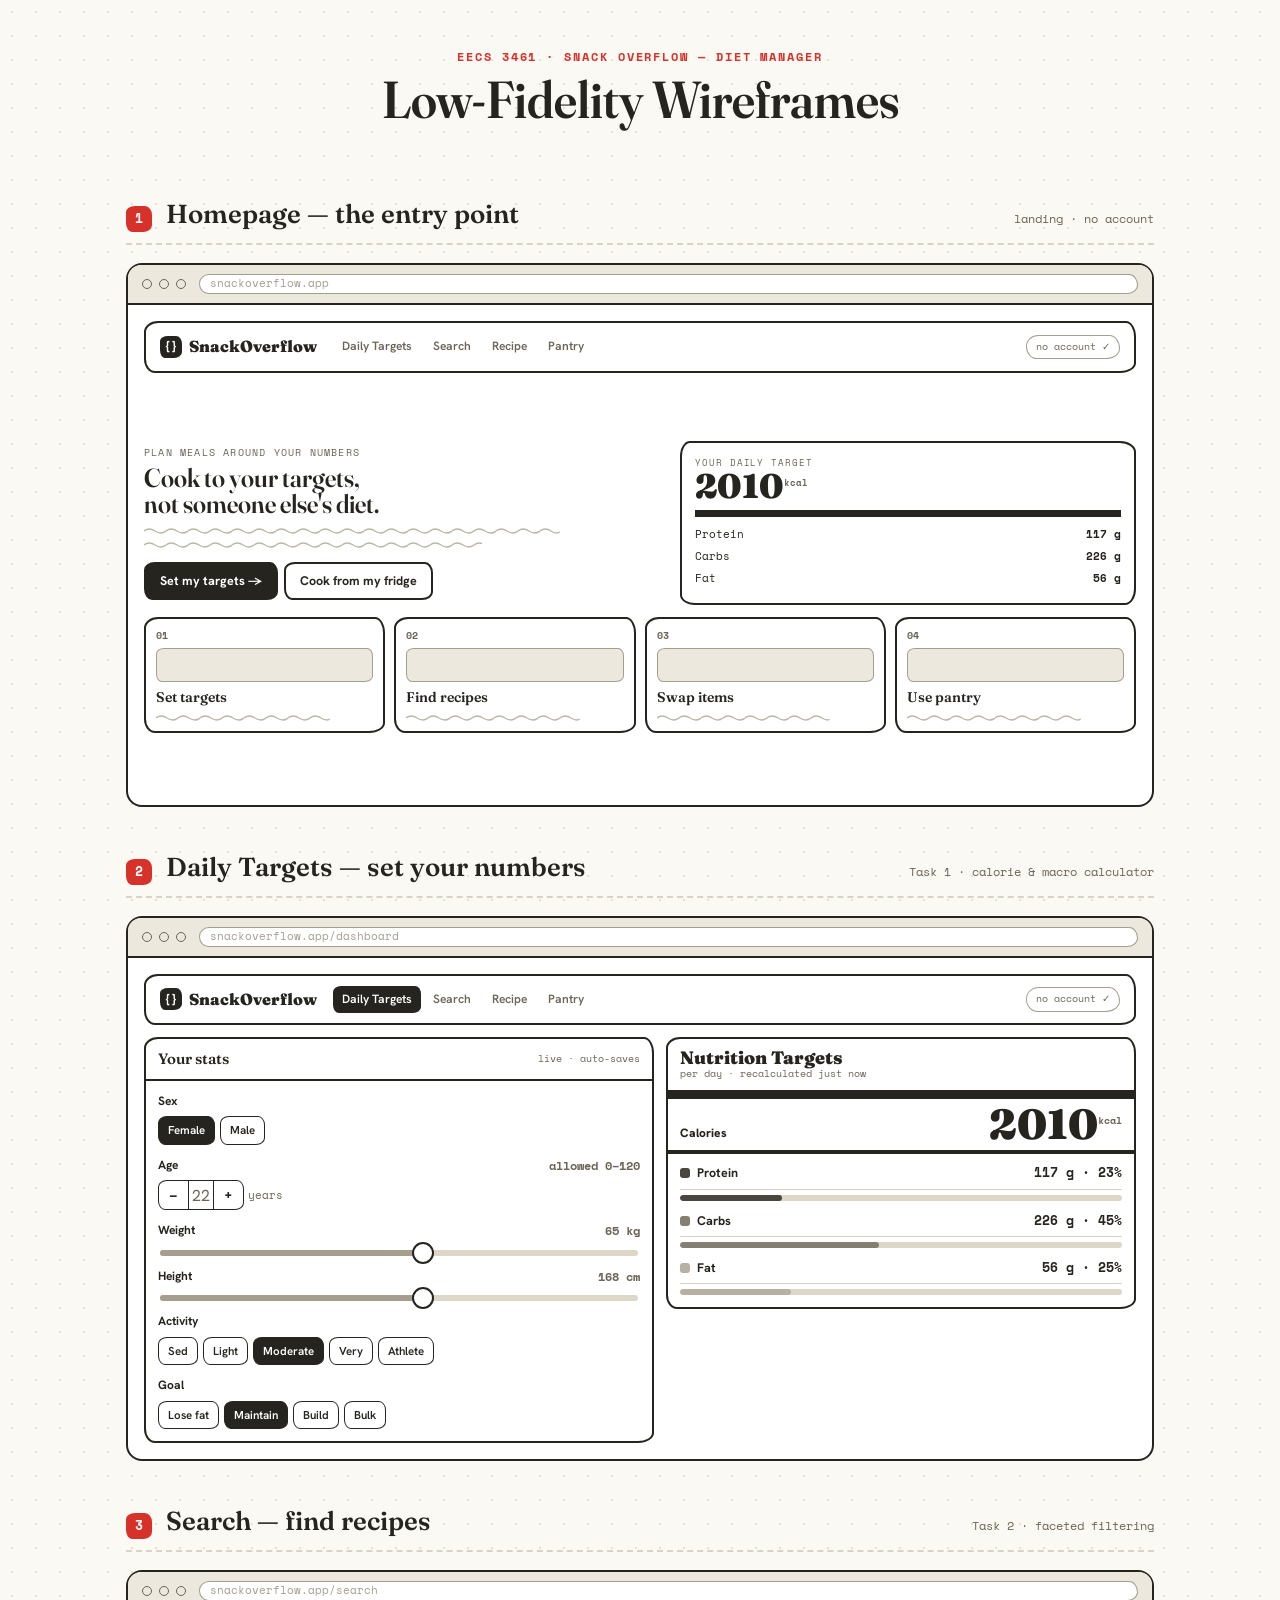
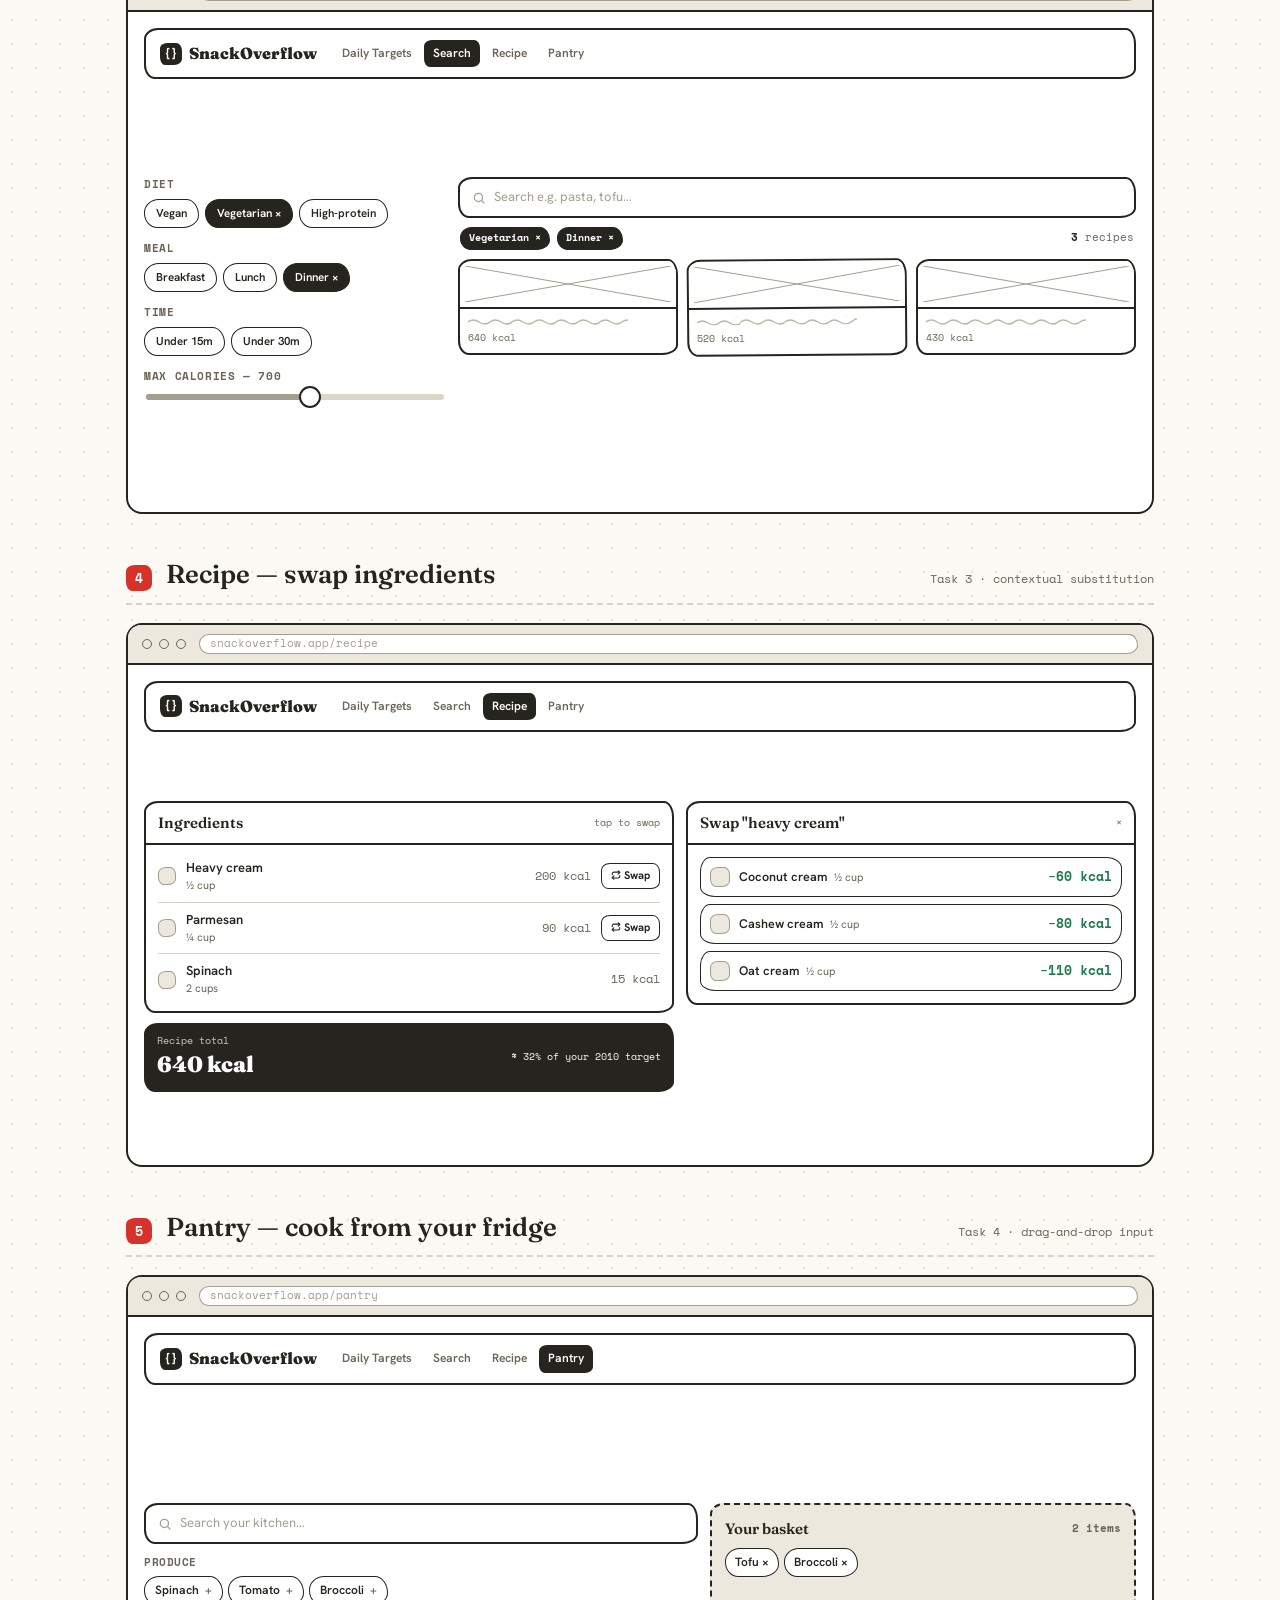
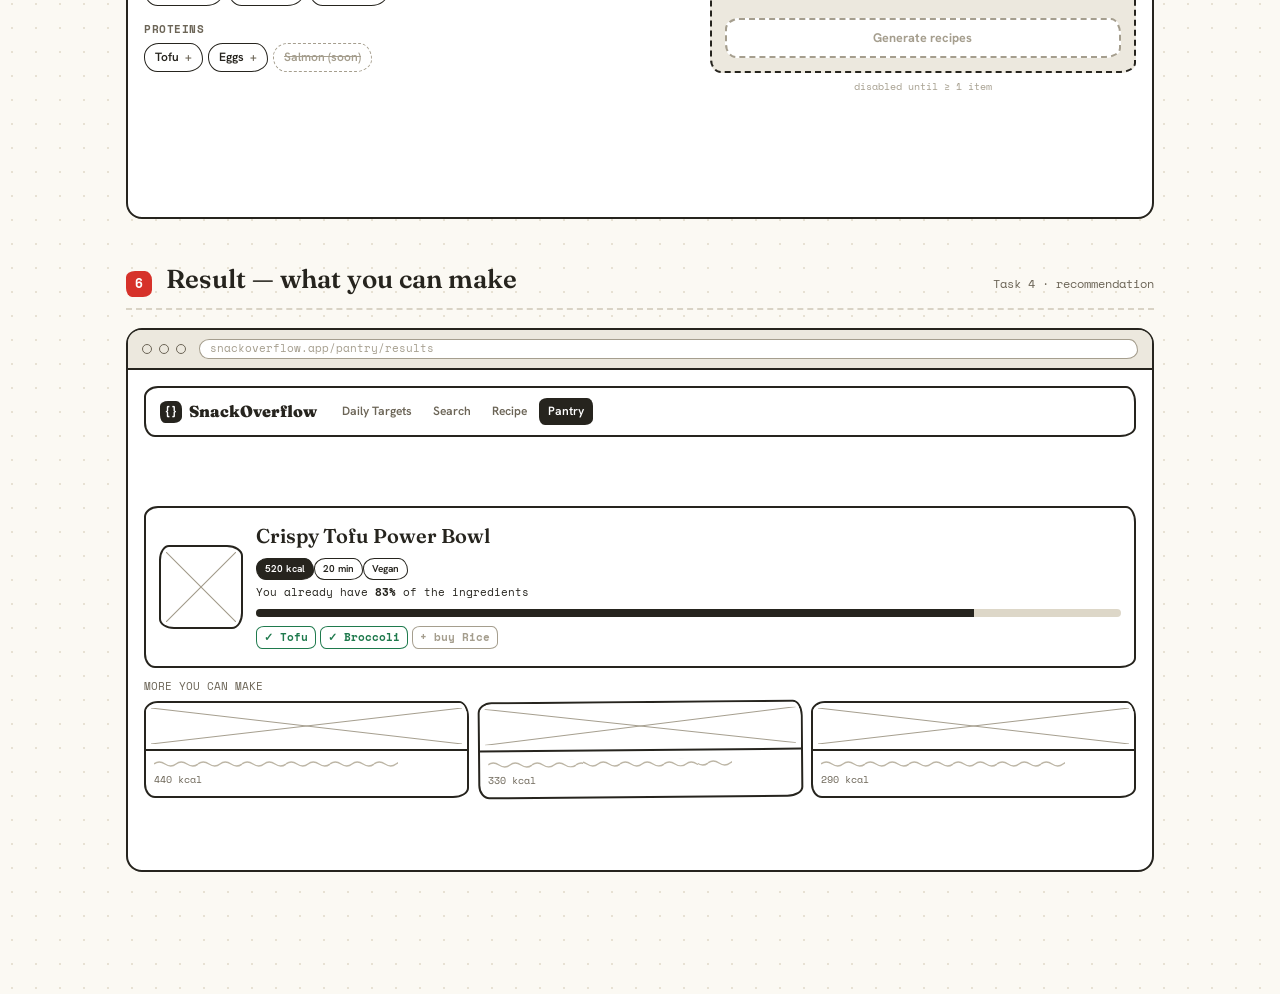
<file: lofi-prototype.html>
<!DOCTYPE html>
<html lang="en">
<head>
<meta charset="UTF-8">
<meta name="viewport" content="width=device-width, initial-scale=1.0">
<title>Snack Overflow — Low-Fidelity Wireframes (clean)</title>
<link rel="preconnect" href="https://fonts.googleapis.com">
<link rel="preconnect" href="https://fonts.gstatic.com" crossorigin>
<link href="https://fonts.googleapis.com/css2?family=Fraunces:ital,opsz,wght@0,9..144,400..900;1,9..144,400..700&family=Hanken+Grotesk:wght@400;500;600;700;800&family=Space+Mono:wght@400;700&display=swap" rel="stylesheet">
<style>
  :root{
    --paper:#FBF9F3; --ink:#26241e; --soft:#6c6557; --soft2:#a59e8e;
    --hair:#d9d3c5; --fill:#ECE8DE; --fill2:#ddd7c8;
    --m1:#4a463f; --m2:#857f72; --m3:#b8b1a1;
    --red:#d6322a;
    --wave:url("data:image/svg+xml,%3Csvg xmlns='http://www.w3.org/2000/svg' width='44' height='8'%3E%3Cpath d='M0 5 q5 -4 11 0 t11 0 t11 0 t11 0' fill='none' stroke='%23bdb6a6' stroke-width='1.4'/%3E%3C/svg%3E");
    --w1:14px 10px 16px 11px/11px 16px 10px 14px;
    --w2:10px 16px 11px 15px/15px 11px 16px 10px;
    --wp:20px 17px 22px 18px/18px 22px 17px 20px;
  }
  *{box-sizing:border-box;margin:0;padding:0}
  body{font-family:'Hanken Grotesk',sans-serif;color:var(--ink);background:var(--paper);
    background-image:radial-gradient(#e7e1d3 1px,transparent 1px);background-size:24px 24px;line-height:1.45;padding:0 0 80px}
  .mono{font-family:'Space Mono',monospace}
  .wrap{max-width:1080px;margin:0 auto;padding:0 26px}

  header.top{text-align:center;padding:48px 0 20px}
  header.top .k{font-family:'Space Mono',monospace;font-size:12px;letter-spacing:.16em;text-transform:uppercase;color:var(--red);font-weight:700}
  header.top h1{font-family:'Fraunces',serif;font-weight:600;font-size:clamp(34px,5vw,52px);line-height:1.02;margin:8px 0 8px;font-variation-settings:'opsz' 120,'SOFT' 30,'WONK' 1}
  header.top p{font-size:15px;color:var(--soft);max-width:64ch;margin:0 auto}

  .frame{margin:42px 0}
  .ftitle{display:flex;align-items:baseline;gap:14px;border-bottom:2px dashed var(--hair);padding-bottom:9px;margin:0 0 18px}
  .ftitle .num{font-family:'Space Mono',monospace;font-size:13px;font-weight:700;color:#fff;background:var(--red);width:26px;height:26px;border-radius:9px 7px 9px 6px/6px 9px 7px 9px;display:grid;place-items:center;flex:none}
  .ftitle h2{font-family:'Fraunces',serif;font-weight:600;font-size:26px}
  .ftitle .task{font-family:'Space Mono',monospace;font-size:12px;color:var(--soft);margin-left:auto}

  .device{position:relative;background:#fff;border:2.5px solid var(--ink);border-radius:16px}
  .browser{display:flex;align-items:center;gap:7px;padding:9px 14px;border-bottom:2px solid var(--ink);background:var(--fill);border-radius:13px 13px 0 0}
  .browser i{width:10px;height:10px;border:1.8px solid var(--soft);border-radius:50%;display:block}
  .browser .url{flex:1;height:20px;border:1.8px solid var(--soft2);border-radius:var(--wp);background:#fff;margin-left:6px;display:flex;align-items:center;padding:0 10px;font-family:'Space Mono',monospace;font-size:11px;color:var(--soft2)}

  .pad{padding:16px;min-height:500px;display:flex;flex-direction:column}
  .pad>.nav+*{margin-top:auto}
  .pad>:last-child{margin-bottom:auto}

  .sk{border:2px solid var(--ink);border-radius:var(--w1);background:#fff}
  .sk2{border:2px solid var(--ink);border-radius:var(--w2);background:#fff}
  .pillsk{border:1.8px solid var(--ink);border-radius:var(--wp);background:#fff}

  .ln{height:8px;background:var(--wave) repeat-x left center;background-size:44px 8px;border-radius:3px}
  .ln.w80{width:80%}.ln.w65{width:65%}.ln.w50{width:50%}.ln.w40{width:40%}.ln.w30{width:30%}
  .lnset .ln{margin:6px 0}

  .imgph{position:relative;background:#fff;border:2px solid var(--ink);border-radius:var(--w2)}
  .imgph::before,.imgph::after{content:"";position:absolute;inset:5px}
  .imgph::before{background:linear-gradient(to top right,transparent calc(50% - 1px),var(--soft2) 50%,transparent calc(50% + 1px))}
  .imgph::after{background:linear-gradient(to bottom right,transparent calc(50% - 1px),var(--soft2) 50%,transparent calc(50% + 1px))}
  .tile{background:var(--fill);border:1.8px solid var(--soft2);border-radius:8px 6px 8px 6px/6px 8px 6px 8px}

  .nav{display:flex;align-items:center;gap:16px;padding:10px 14px;border:2px solid var(--ink);border-radius:var(--w1);background:#fff;margin-bottom:12px}
  .nav .logo{font-family:'Fraunces',serif;font-weight:900;font-size:16px;display:flex;align-items:center;gap:7px}
  .nav .mark{width:22px;height:22px;border-radius:8px 6px 8px 5px/5px 8px 6px 8px;background:var(--ink);color:#fff;display:grid;place-items:center;font-family:'Space Mono',monospace;font-weight:700;font-size:11px}
  .nav .tabs{display:flex;gap:3px}
  .nav .t{font-size:12px;font-weight:600;color:var(--soft);padding:5px 9px;border-radius:8px 6px 8px 6px/6px 8px 6px 8px}
  .nav .t.on{background:var(--ink);color:#fff}
  .nav .acct{margin-left:auto;font-family:'Space Mono',monospace;font-size:10px;border:1.8px solid var(--soft2);color:var(--soft);padding:4px 9px;border-radius:var(--wp)}

  .cols{display:flex;gap:12px}.col{flex:1}
  .panel{border:2px solid var(--ink);border-radius:var(--w1);background:#fff;overflow:hidden}
  .panel-h{display:flex;justify-content:space-between;align-items:center;padding:9px 12px;border-bottom:2px solid var(--ink)}
  .panel-h b{font-family:'Fraunces',serif;font-weight:600;font-size:15px}
  .panel-h .s{font-family:'Space Mono',monospace;font-size:10px;color:var(--soft)}
  .panel-b{padding:12px}

  .lab{font-size:12px;font-weight:700;display:flex;justify-content:space-between;margin-bottom:6px}
  .lab .v{font-family:'Space Mono',monospace;color:var(--soft)}
  .field{margin-bottom:12px}
  .seg{display:flex;gap:5px;flex-wrap:wrap}
  .seg span{font-size:11.5px;font-weight:600;border:1.8px solid var(--ink);border-radius:9px 7px 9px 7px/7px 9px 7px 9px;padding:5px 9px;background:#fff}
  .seg span.on{background:var(--ink);color:#fff}
  .stepper{display:inline-flex;align-items:center;border:1.8px solid var(--ink);border-radius:9px 7px 9px 7px/7px 9px 7px 9px;overflow:hidden;vertical-align:middle}
  .stepper b{padding:0 10px;font-family:'Space Mono',monospace;font-size:14px}
  .stepper i{width:26px;height:28px;display:grid;place-items:center;font-style:normal;border-left:1.8px solid var(--ink);border-right:1.8px solid var(--ink);color:var(--soft)}
  .slider{height:6px;background:var(--fill2);border-radius:4px;position:relative;margin:10px 2px}
  .slider::before{content:"";position:absolute;left:0;top:0;height:100%;width:55%;background:var(--soft2);border-radius:4px}
  .slider::after{content:"";position:absolute;left:55%;top:50%;transform:translate(-50%,-50%);width:18px;height:18px;border:2.2px solid var(--ink);border-radius:50%;background:#fff}

  .nf{border:2.5px solid var(--ink);border-radius:var(--w1);overflow:hidden;background:#fff}
  .nf .t{padding:10px 12px 8px}
  .nf .t .ti{font-family:'Fraunces',serif;font-weight:900;font-size:18px;line-height:1}
  .nf .t .me{font-family:'Space Mono',monospace;font-size:10px;color:var(--soft)}
  .nf .rxl{height:9px;background:var(--ink)}.nf .rl{height:4px;background:var(--ink)}
  .nf .cal{display:flex;justify-content:space-between;align-items:flex-end;padding:8px 12px}
  .nf .cal .l{font-size:12px;font-weight:800}
  .nf .cal .big{font-family:'Fraunces',serif;font-weight:900;font-size:42px;line-height:.85}
  .nf .cal .big sup{font-family:'Space Mono',monospace;font-size:10px;color:var(--soft)}
  .nf .rows{padding:4px 12px 12px}
  .nf .row{display:flex;justify-content:space-between;align-items:center;font-size:12.5px;font-weight:700;padding:6px 0;border-bottom:1.5px solid var(--hair)}
  .nf .row .nm{display:flex;align-items:center;gap:7px}
  .nf .dot{width:10px;height:10px;border-radius:3px}
  .nf .g{font-family:'Space Mono',monospace}
  .nf .bar{height:6px;border-radius:4px;background:var(--fill2);overflow:hidden;margin-top:5px}
  .nf .bar i{display:block;height:100%;border-radius:4px}

  .hero{display:flex;gap:16px;align-items:center}
  .hero .l{flex:1.1}
  .hero h3{font-family:'Fraunces',serif;font-weight:600;font-size:26px;line-height:1.02;margin:4px 0 8px;font-variation-settings:'opsz' 120}
  .hero .ey{font-family:'Space Mono',monospace;font-size:10px;letter-spacing:.12em;text-transform:uppercase;color:var(--soft)}
  .btnsk{display:inline-block;border:2px solid var(--ink);border-radius:11px 8px 11px 8px/8px 11px 8px 11px;padding:8px 14px;font-size:12.5px;font-weight:700;background:#fff;margin:8px 6px 0 0}
  .btnsk.fill{background:var(--ink);color:#fff}
  .herocard{flex:.9;border:2.5px solid var(--ink);border-radius:var(--w2);padding:13px;background:#fff}
  .herocard .cap{font-family:'Space Mono',monospace;font-size:9px;letter-spacing:.1em;text-transform:uppercase;color:var(--soft)}
  .herocard .big{font-family:'Fraunces',serif;font-weight:900;font-size:34px;line-height:1}
  .herocard .big sup{font-family:'Space Mono',monospace;font-size:9px;color:var(--soft)}
  .herocard .hr{height:7px;background:var(--ink);margin:7px 0}
  .herocard .mrow{display:flex;justify-content:space-between;font-family:'Space Mono',monospace;font-size:11px;padding:3px 0}
  .taskrow{display:grid;grid-template-columns:repeat(4,1fr);gap:9px;margin-top:12px}
  .tcard{border:2px solid var(--ink);border-radius:var(--w1);padding:10px;background:#fff}
  .tcard .n{font-family:'Space Mono',monospace;font-size:10px;color:var(--soft);font-weight:700}
  .tcard .pic{height:34px;margin:5px 0}
  .tcard .ti{font-family:'Fraunces',serif;font-weight:600;font-size:14px;margin-bottom:5px}

  .facet{margin-bottom:13px}
  .facet h4{font-family:'Space Mono',monospace;font-size:10.5px;letter-spacing:.06em;text-transform:uppercase;color:var(--soft);margin-bottom:7px}
  .chips{display:flex;gap:6px;flex-wrap:wrap}
  .chip{font-size:11.5px;font-weight:600;border:1.8px solid var(--ink);border-radius:var(--wp);padding:5px 11px;background:#fff;display:inline-flex;gap:5px;align-items:center}
  .chip.on{background:var(--ink);color:#fff}
  .searchbar{display:flex;align-items:center;gap:8px;border:2px solid var(--ink);border-radius:var(--w1);padding:9px 12px;background:#fff;font-size:13px;color:var(--soft2)}
  .resbar{display:flex;justify-content:space-between;align-items:center;margin:9px 2px;font-family:'Space Mono',monospace;font-size:11px;color:var(--soft)}
  .resbar b{color:var(--ink)}
  .cards{display:grid;grid-template-columns:repeat(3,1fr);gap:9px}
  .card{border:2px solid var(--ink);border-radius:var(--w1);overflow:hidden;background:#fff}
  .card:nth-child(2){transform:rotate(-.5deg)}
  .card .im{height:48px;border-bottom:2px solid var(--ink)}
  .card .cc{padding:8px}
  .card .cc .k{font-family:'Space Mono',monospace;font-size:10px;color:var(--soft);margin-top:6px}

  .ing{display:flex;align-items:center;gap:10px;padding:8px 0;border-bottom:1.5px solid var(--hair);font-size:13px}
  .ing .em{width:18px;height:18px;flex:none}
  .ing .nm{flex:1;font-weight:600}
  .ing .nm small{display:block;font-weight:400;color:var(--soft);font-size:11px}
  .ing .kc{font-family:'Space Mono',monospace;font-size:11.5px;color:var(--soft)}
  .swap{font-size:11px;font-weight:700;border:1.8px solid var(--ink);border-radius:9px 7px 9px 7px/7px 9px 7px 9px;padding:4px 9px;background:#fff}
  .totalbar{display:flex;justify-content:space-between;align-items:center;margin-top:10px;padding:11px 13px;background:var(--ink);color:#fff;border-radius:var(--w1)}
  .totalbar .t1{font-family:'Space Mono',monospace;font-size:10px;color:#cfc8b8}
  .totalbar .t2{font-family:'Fraunces',serif;font-weight:900;font-size:22px}
  .totalbar .d{font-family:'Space Mono',monospace;font-size:10px}
  .alt{display:flex;align-items:center;gap:9px;padding:9px;border:1.8px solid var(--ink);border-radius:var(--w2);margin-bottom:7px;font-size:12.5px}
  .alt .em{width:20px;height:20px;flex:none}
  .alt .nm{flex:1;font-weight:600}
  .alt .nm small{margin-left:7px;font-weight:400;font-size:11px;color:var(--soft)}
  .alt .d{font-family:'Space Mono',monospace;font-weight:700}

  .shelf{margin-bottom:11px}
  .shelf h4{font-family:'Space Mono',monospace;font-size:10.5px;letter-spacing:.05em;text-transform:uppercase;color:var(--soft);margin-bottom:6px}
  .item{font-size:12px;font-weight:600;border:1.8px solid var(--ink);border-radius:var(--wp);padding:5px 10px;background:#fff;display:inline-flex;gap:6px;align-items:center;margin:0 5px 5px 0}
  .item .p{color:var(--soft)}
  .item.out{border-style:dashed;border-color:var(--soft2);color:var(--soft2);text-decoration:line-through}
  .basket{border:2.5px dashed var(--ink);border-radius:var(--w1);background:var(--fill);padding:13px;min-height:170px;display:flex;flex-direction:column}
  .basket .bh{display:flex;justify-content:space-between;align-items:center;font-family:'Fraunces',serif;font-weight:600;font-size:15px}
  .basket .bh .c{font-family:'Space Mono',monospace;font-size:11px;color:var(--soft)}
  .bchip{font-size:12px;font-weight:600;background:#fff;border:1.8px solid var(--ink);border-radius:var(--wp);padding:5px 9px;margin:8px 5px 0 0;display:inline-flex;gap:6px;align-items:center}
  .gen{margin-top:auto;text-align:center;border:2px dashed var(--soft2);border-radius:var(--w1);padding:9px;font-weight:700;font-size:12.5px;color:var(--soft2);background:#fff}
  .ph-note{font-family:'Space Mono',monospace;font-size:10px;color:var(--soft2);text-align:center;margin-top:7px}

  .match{display:flex;gap:13px;align-items:center;border:2.5px solid var(--ink);border-radius:var(--w1);background:#fff;padding:13px}
  .match .mi{width:84px;height:84px;flex:none}
  .match .h{font-family:'Fraunces',serif;font-weight:600;font-size:20px}
  .meter{height:8px;background:var(--fill2);border-radius:5px;overflow:hidden;margin:8px 0 7px}
  .meter i{display:block;height:100%;width:83%;background:var(--ink)}
  .have{font-family:'Space Mono',monospace;font-size:10.5px;font-weight:700;border:1.8px solid;border-radius:8px 6px 8px 6px/6px 8px 6px 8px;padding:3px 7px;margin:0 4px 4px 0;display:inline-block}
  .have.y{border-color:#1f7a4d;color:#1f7a4d}.have.n{border-color:var(--soft2);color:var(--soft2)}

  @media print{
    body{background:#fff;padding:0}
    .wrap{max-width:none}
    header.top{page-break-after:always}
    .frame{page-break-inside:avoid;break-inside:avoid;page-break-after:always;margin:0;padding:8px 0}
  }
</style>
</head>
<body>
<div class="wrap">
  <header class="top">
    <div class="k">EECS 3461 · Snack Overflow — Diet Manager</div>
    <h1>Low-Fidelity Wireframes</h1>
  </header>

  <div class="frame">
    <div class="ftitle"><span class="num">1</span><h2>Homepage — the entry point</h2><span class="task">landing · no account</span></div>
    <div class="device">
      <div class="browser"><i></i><i></i><i></i><span class="url">snackoverflow.app</span></div>
      <div class="pad">
        <div class="nav">
          <div class="logo"><span class="mark">{}</span>SnackOverflow</div>
          <div class="tabs"><span class="t">Daily Targets</span><span class="t">Search</span><span class="t">Recipe</span><span class="t">Pantry</span></div>
          <span class="acct">no account ✓</span>
        </div>
        <div class="hero">
          <div class="l">
            <div class="ey">Plan meals around your numbers</div>
            <h3>Cook to your targets,<br>not someone else's diet.</h3>
            <div class="lnset"><div class="ln w80"></div><div class="ln w65"></div></div>
            <div><span class="btnsk fill">Set my targets →</span><span class="btnsk">Cook from my fridge</span></div>
          </div>
          <div class="herocard">
            <div class="cap">Your daily target</div>
            <div class="big">2010<sup>kcal</sup></div>
            <div class="hr"></div>
            <div class="mrow"><span>Protein</span><b>117 g</b></div>
            <div class="mrow"><span>Carbs</span><b>226 g</b></div>
            <div class="mrow"><span>Fat</span><b>56 g</b></div>
          </div>
        </div>
        <div class="taskrow">
          <div class="tcard"><div class="n">01</div><div class="pic tile"></div><div class="ti">Set targets</div><div class="ln w80"></div></div>
          <div class="tcard"><div class="n">02</div><div class="pic tile"></div><div class="ti">Find recipes</div><div class="ln w80"></div></div>
          <div class="tcard"><div class="n">03</div><div class="pic tile"></div><div class="ti">Swap items</div><div class="ln w80"></div></div>
          <div class="tcard"><div class="n">04</div><div class="pic tile"></div><div class="ti">Use pantry</div><div class="ln w80"></div></div>
        </div>
      </div>
    </div>
  </div>

  <div class="frame">
    <div class="ftitle"><span class="num">2</span><h2>Daily Targets — set your numbers</h2><span class="task">Task 1 · calorie &amp; macro calculator</span></div>
    <div class="device">
      <div class="browser"><i></i><i></i><i></i><span class="url">snackoverflow.app/dashboard</span></div>
      <div class="pad">
        <div class="nav">
          <div class="logo"><span class="mark">{}</span>SnackOverflow</div>
          <div class="tabs"><span class="t on">Daily Targets</span><span class="t">Search</span><span class="t">Recipe</span><span class="t">Pantry</span></div>
          <span class="acct">no account ✓</span>
        </div>
        <div class="cols">
          <div class="col">
            <div class="panel"><div class="panel-h"><b>Your stats</b><span class="s">live · auto-saves</span></div>
              <div class="panel-b">
                <div class="field"><div class="lab">Sex</div><div class="seg"><span class="on">Female</span><span>Male</span></div></div>
                <div class="field"><div class="lab">Age <span class="v">allowed 0–120</span></div>
                  <span class="stepper"><b>–</b><i>22</i><b>+</b></span> <span class="mono" style="font-size:11px;color:var(--soft)">years</span>
                </div>
                <div class="field"><div class="lab">Weight <span class="v">65 kg</span></div><div class="slider"></div></div>
                <div class="field"><div class="lab">Height <span class="v">168 cm</span></div><div class="slider"></div></div>
                <div class="field"><div class="lab">Activity</div><div class="seg"><span>Sed</span><span>Light</span><span class="on">Moderate</span><span>Very</span><span>Athlete</span></div></div>
                <div class="field" style="margin:0"><div class="lab">Goal</div><div class="seg"><span>Lose fat</span><span class="on">Maintain</span><span>Build</span><span>Bulk</span></div></div>
              </div>
            </div>
          </div>
          <div class="col" style="flex:.92">
            <div class="nf">
              <div class="t"><div class="ti">Nutrition Targets</div><div class="me">per day · recalculated just now</div></div>
              <div class="rxl"></div>
              <div class="cal"><span class="l">Calories</span><span class="big">2010<sup>kcal</sup></span></div>
              <div class="rl"></div>
              <div class="rows">
                <div class="row"><span class="nm"><span class="dot" style="background:var(--m1)"></span>Protein</span><span class="g">117 g · 23%</span></div>
                <div class="bar"><i style="background:var(--m1);width:23%"></i></div>
                <div class="row" style="margin-top:5px"><span class="nm"><span class="dot" style="background:var(--m2)"></span>Carbs</span><span class="g">226 g · 45%</span></div>
                <div class="bar"><i style="background:var(--m2);width:45%"></i></div>
                <div class="row" style="margin-top:5px"><span class="nm"><span class="dot" style="background:var(--m3)"></span>Fat</span><span class="g">56 g · 25%</span></div>
                <div class="bar"><i style="background:var(--m3);width:25%"></i></div>
              </div>
            </div>
          </div>
        </div>
      </div>
    </div>
  </div>

  <div class="frame">
    <div class="ftitle"><span class="num">3</span><h2>Search — find recipes</h2><span class="task">Task 2 · faceted filtering</span></div>
    <div class="device">
      <div class="browser"><i></i><i></i><i></i><span class="url">snackoverflow.app/search</span></div>
      <div class="pad">
      <div class="nav"><div class="logo"><span class="mark">{}</span>SnackOverflow</div><div class="tabs"><span class="t">Daily Targets</span><span class="t on">Search</span><span class="t">Recipe</span><span class="t">Pantry</span></div></div>
      <div class="cols">
        <div class="col" style="flex:.6">
          <div class="facet"><h4>Diet</h4><div class="chips"><span class="chip">Vegan</span><span class="chip on">Vegetarian ×</span><span class="chip">High-protein</span></div></div>
          <div class="facet"><h4>Meal</h4><div class="chips"><span class="chip">Breakfast</span><span class="chip">Lunch</span><span class="chip on">Dinner ×</span></div></div>
          <div class="facet"><h4>Time</h4><div class="chips"><span class="chip">Under 15m</span><span class="chip">Under 30m</span></div></div>
          <div class="facet" style="margin:0"><h4>Max calories — 700</h4><div class="slider"></div></div>
        </div>
        <div class="col" style="flex:1.35">
          <div class="searchbar"><svg width="14" height="14" viewBox="0 0 24 24" fill="none" stroke="currentColor" stroke-width="2.2" stroke-linecap="round" style="vertical-align:-2px;flex:none"><circle cx="11" cy="11" r="7"></circle><line x1="20.5" y1="20.5" x2="16.5" y2="16.5"></line></svg> <span>Search e.g. pasta, tofu…</span></div>
          <div class="resbar"><span><span class="chip on" style="font-size:10px;padding:3px 8px">Vegetarian ×</span> <span class="chip on" style="font-size:10px;padding:3px 8px">Dinner ×</span></span><span><b>3</b> recipes</span></div>
          <div class="cards">
            <div class="card"><div class="im imgph" style="border-radius:0;border:none;border-bottom:2px solid var(--ink)"></div><div class="cc"><div class="ln w80"></div><div class="k">640 kcal</div></div></div>
            <div class="card"><div class="im imgph" style="border-radius:0;border:none;border-bottom:2px solid var(--ink)"></div><div class="cc"><div class="ln w80"></div><div class="k">520 kcal</div></div></div>
            <div class="card"><div class="im imgph" style="border-radius:0;border:none;border-bottom:2px solid var(--ink)"></div><div class="cc"><div class="ln w80"></div><div class="k">430 kcal</div></div></div>
          </div>
        </div>
      </div>
      </div>
    </div>
  </div>

  <div class="frame">
    <div class="ftitle"><span class="num">4</span><h2>Recipe — swap ingredients</h2><span class="task">Task 3 · contextual substitution</span></div>
    <div class="device">
      <div class="browser"><i></i><i></i><i></i><span class="url">snackoverflow.app/recipe</span></div>
      <div class="pad">
      <div class="nav"><div class="logo"><span class="mark">{}</span>SnackOverflow</div><div class="tabs"><span class="t">Daily Targets</span><span class="t">Search</span><span class="t on">Recipe</span><span class="t">Pantry</span></div></div>
      <div class="cols">
        <div class="col">
          <div class="panel"><div class="panel-h"><b>Ingredients</b><span class="s">tap to swap</span></div>
            <div class="panel-b" style="padding:6px 12px">
              <div class="ing"><span class="em tile"></span><span class="nm">Heavy cream<small>½ cup</small></span><span class="kc">200 kcal</span><span class="swap"><svg width="10" height="10" viewBox="0 0 24 24" fill="none" stroke="currentColor" stroke-width="2.6" stroke-linecap="round" stroke-linejoin="round" style="vertical-align:-1px"><polyline points="17 2 21 6 17 10"></polyline><path d="M3 11V9a4 4 0 0 1 4-4h14"></path><polyline points="7 22 3 18 7 14"></polyline><path d="M21 13v2a4 4 0 0 1-4 4H3"></path></svg> Swap</span></div>
              <div class="ing"><span class="em tile"></span><span class="nm">Parmesan<small>¼ cup</small></span><span class="kc">90 kcal</span><span class="swap"><svg width="10" height="10" viewBox="0 0 24 24" fill="none" stroke="currentColor" stroke-width="2.6" stroke-linecap="round" stroke-linejoin="round" style="vertical-align:-1px"><polyline points="17 2 21 6 17 10"></polyline><path d="M3 11V9a4 4 0 0 1 4-4h14"></path><polyline points="7 22 3 18 7 14"></polyline><path d="M21 13v2a4 4 0 0 1-4 4H3"></path></svg> Swap</span></div>
              <div class="ing" style="border:none"><span class="em tile"></span><span class="nm">Spinach<small>2 cups</small></span><span class="kc">15 kcal</span></div>
            </div>
          </div>
          <div class="totalbar"><div><div class="t1">Recipe total</div><div class="t2">640 kcal</div></div><div class="d">≈ 32% of your 2010 target</div></div>
        </div>
        <div class="col" style="flex:.85">
          <div class="panel" style="border-width:2.5px"><div class="panel-h"><b>Swap "heavy cream"</b><span class="s">×</span></div>
            <div class="panel-b">
              <div class="alt"><span class="em tile"></span><span class="nm">Coconut cream<small>½ cup</small></span><span class="d" style="color:#1f7a4d">−60 kcal</span></div>
              <div class="alt"><span class="em tile"></span><span class="nm">Cashew cream<small>½ cup</small></span><span class="d" style="color:#1f7a4d">−80 kcal</span></div>
              <div class="alt" style="margin:0"><span class="em tile"></span><span class="nm">Oat cream<small>½ cup</small></span><span class="d" style="color:#1f7a4d">−110 kcal</span></div>
            </div>
          </div>
        </div>
      </div>
      </div>
    </div>
  </div>

  <div class="frame">
    <div class="ftitle"><span class="num">5</span><h2>Pantry — cook from your fridge</h2><span class="task">Task 4 · drag-and-drop input</span></div>
    <div class="device">
      <div class="browser"><i></i><i></i><i></i><span class="url">snackoverflow.app/pantry</span></div>
      <div class="pad">
      <div class="nav"><div class="logo"><span class="mark">{}</span>SnackOverflow</div><div class="tabs"><span class="t">Daily Targets</span><span class="t">Search</span><span class="t">Recipe</span><span class="t on">Pantry</span></div></div>
      <div class="cols">
        <div class="col" style="flex:1.3">
          <div class="searchbar" style="margin-bottom:11px"><svg width="14" height="14" viewBox="0 0 24 24" fill="none" stroke="currentColor" stroke-width="2.2" stroke-linecap="round" style="vertical-align:-2px;flex:none"><circle cx="11" cy="11" r="7"></circle><line x1="20.5" y1="20.5" x2="16.5" y2="16.5"></line></svg> <span>Search your kitchen…</span></div>
          <div class="shelf"><h4>Produce</h4><span class="item">Spinach <span class="p">+</span></span><span class="item">Tomato <span class="p">+</span></span><span class="item">Broccoli <span class="p">+</span></span></div>
          <div class="shelf" style="margin:0"><h4>Proteins</h4><span class="item">Tofu <span class="p">+</span></span><span class="item">Eggs <span class="p">+</span></span><span class="item out">Salmon (soon)</span></div>
        </div>
        <div class="col">
          <div class="basket"><div class="bh">Your basket <span class="c">2 items</span></div>
            <div><span class="bchip">Tofu ×</span><span class="bchip">Broccoli ×</span></div>
            <div class="gen">Generate recipes</div>
          </div>
          <div class="ph-note">disabled until ≥ 1 item</div>
        </div>
      </div>
      </div>
    </div>
  </div>

  <div class="frame">
    <div class="ftitle"><span class="num">6</span><h2>Result — what you can make</h2><span class="task">Task 4 · recommendation</span></div>
    <div class="device">
      <div class="browser"><i></i><i></i><i></i><span class="url">snackoverflow.app/pantry/results</span></div>
      <div class="pad">
      <div class="nav"><div class="logo"><span class="mark">{}</span>SnackOverflow</div><div class="tabs"><span class="t">Daily Targets</span><span class="t">Search</span><span class="t">Recipe</span><span class="t on">Pantry</span></div></div>
      <div class="match">
        <div class="mi imgph"></div>
        <div style="flex:1">
          <div class="h">Crispy Tofu Power Bowl</div>
          <div style="margin:5px 0"><span class="chip on" style="font-size:10px;padding:3px 8px">520 kcal</span><span class="chip" style="font-size:10px;padding:3px 8px">20 min</span><span class="chip" style="font-size:10px;padding:3px 8px">Vegan</span></div>
          <div class="mono" style="font-size:11px">You already have <b>83%</b> of the ingredients</div>
          <div class="meter"><i></i></div>
          <span class="have y">✓ Tofu</span><span class="have y">✓ Broccoli</span><span class="have n">+ buy Rice</span>
        </div>
      </div>
      <div style="margin-top:11px"><div class="mono" style="font-size:11px;color:var(--soft);margin-bottom:6px">MORE YOU CAN MAKE</div>
        <div class="cards"><div class="card"><div class="im imgph" style="border-radius:0;border:none;border-bottom:2px solid var(--ink)"></div><div class="cc"><div class="ln w80"></div><div class="k">440 kcal</div></div></div><div class="card"><div class="im imgph" style="border-radius:0;border:none;border-bottom:2px solid var(--ink)"></div><div class="cc"><div class="ln w80"></div><div class="k">330 kcal</div></div></div><div class="card"><div class="im imgph" style="border-radius:0;border:none;border-bottom:2px solid var(--ink)"></div><div class="cc"><div class="ln w80"></div><div class="k">290 kcal</div></div></div></div>
      </div>
      </div>
    </div>
  </div>
</div>
<script>
  (function(){
    const f=new URLSearchParams(location.search).get('frame');
    if(f){
      document.querySelectorAll('header.top').forEach(e=>e.style.display='none');
      document.querySelectorAll('.frame').forEach((fr,i)=>{ fr.style.margin='10px 0'; if(String(i+1)!==f) fr.style.display='none'; });
      const w=document.querySelector('.wrap'); if(w)w.style.padding='14px 26px';
    }
  })();
</script>
</body>
</html>
</file>
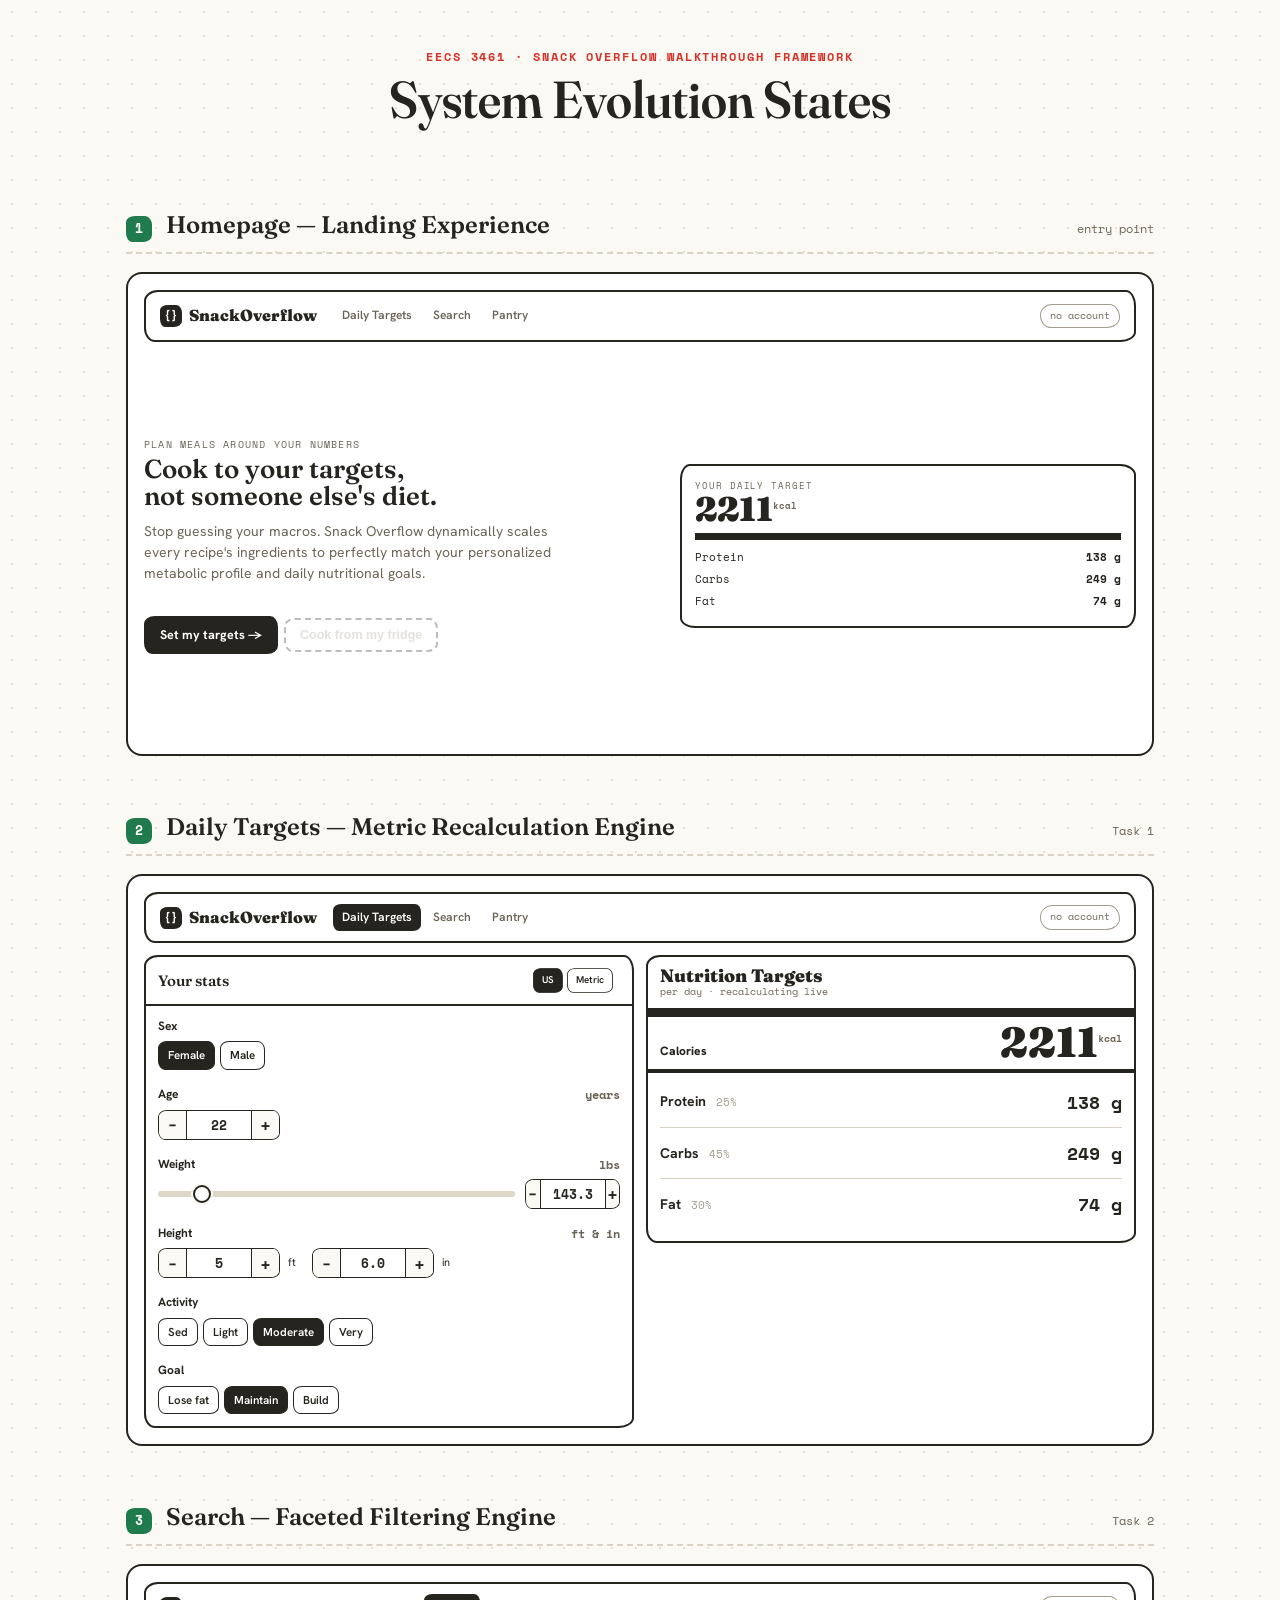
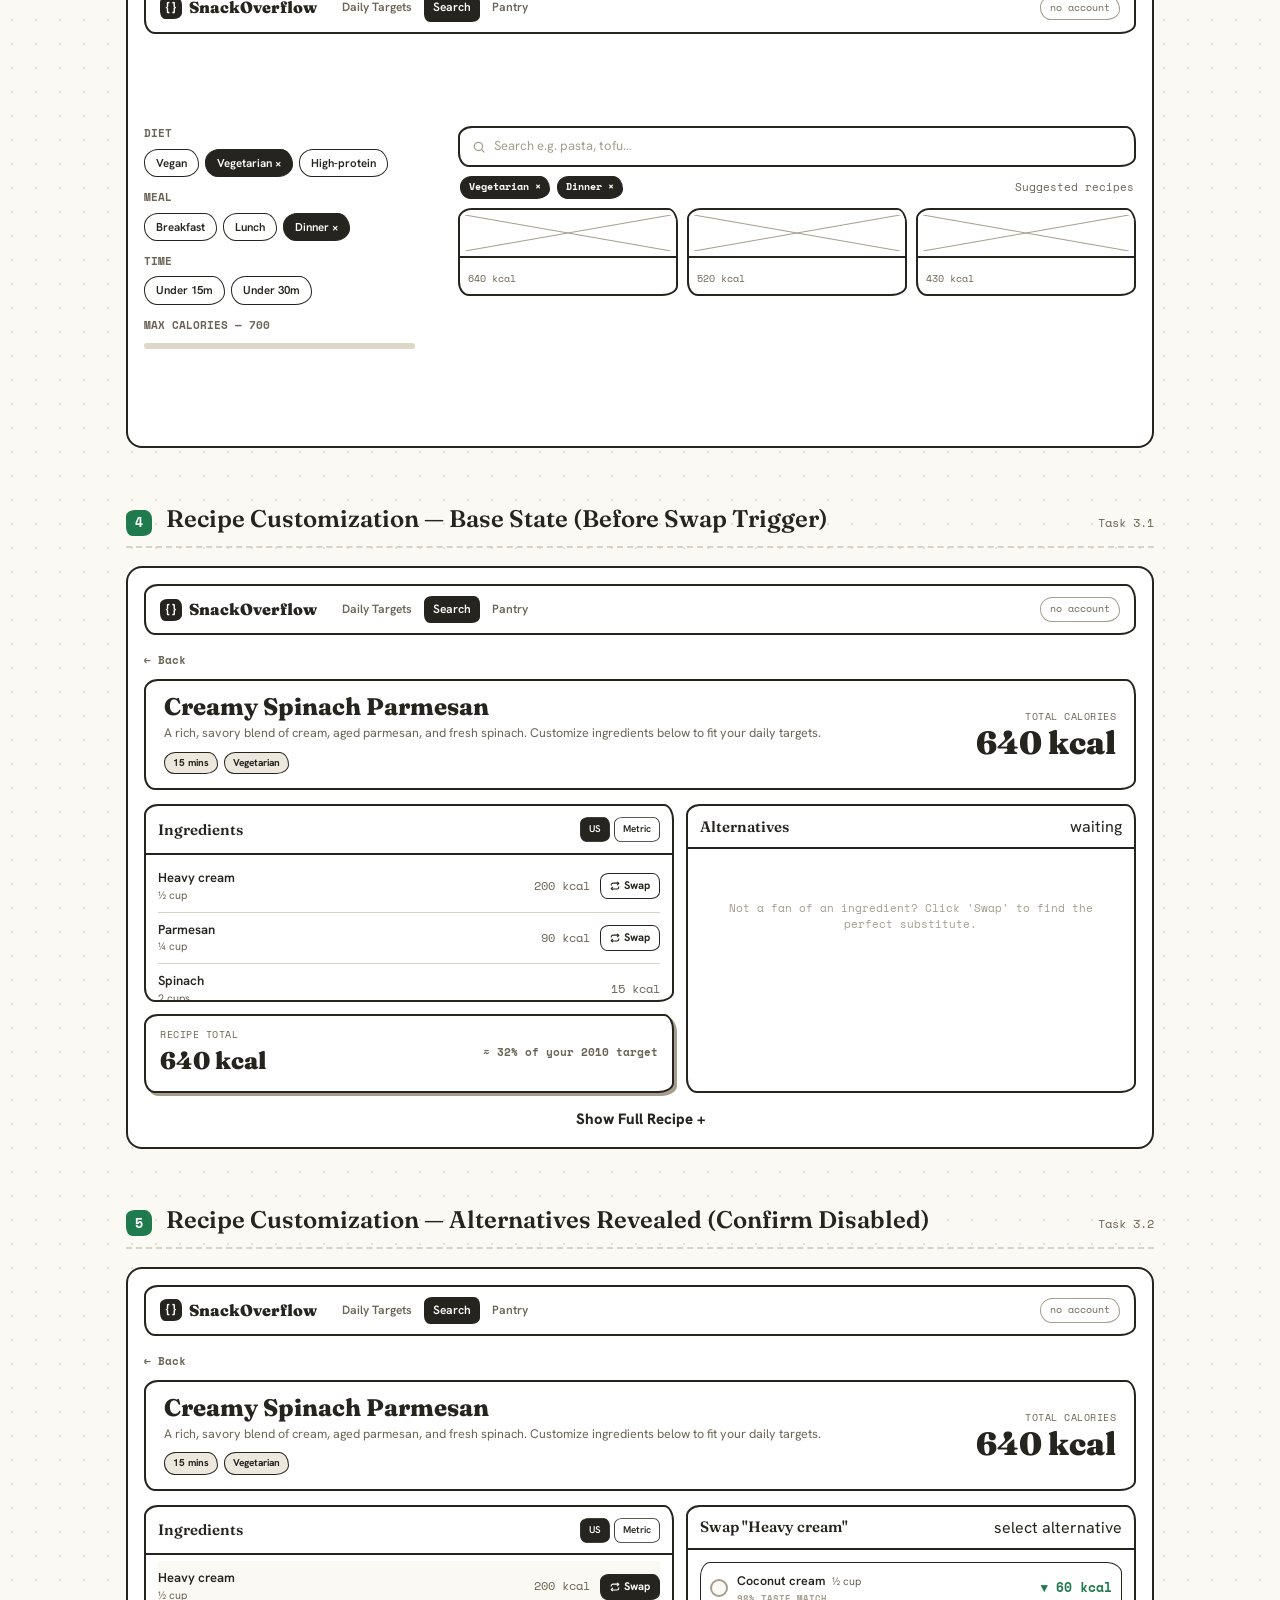
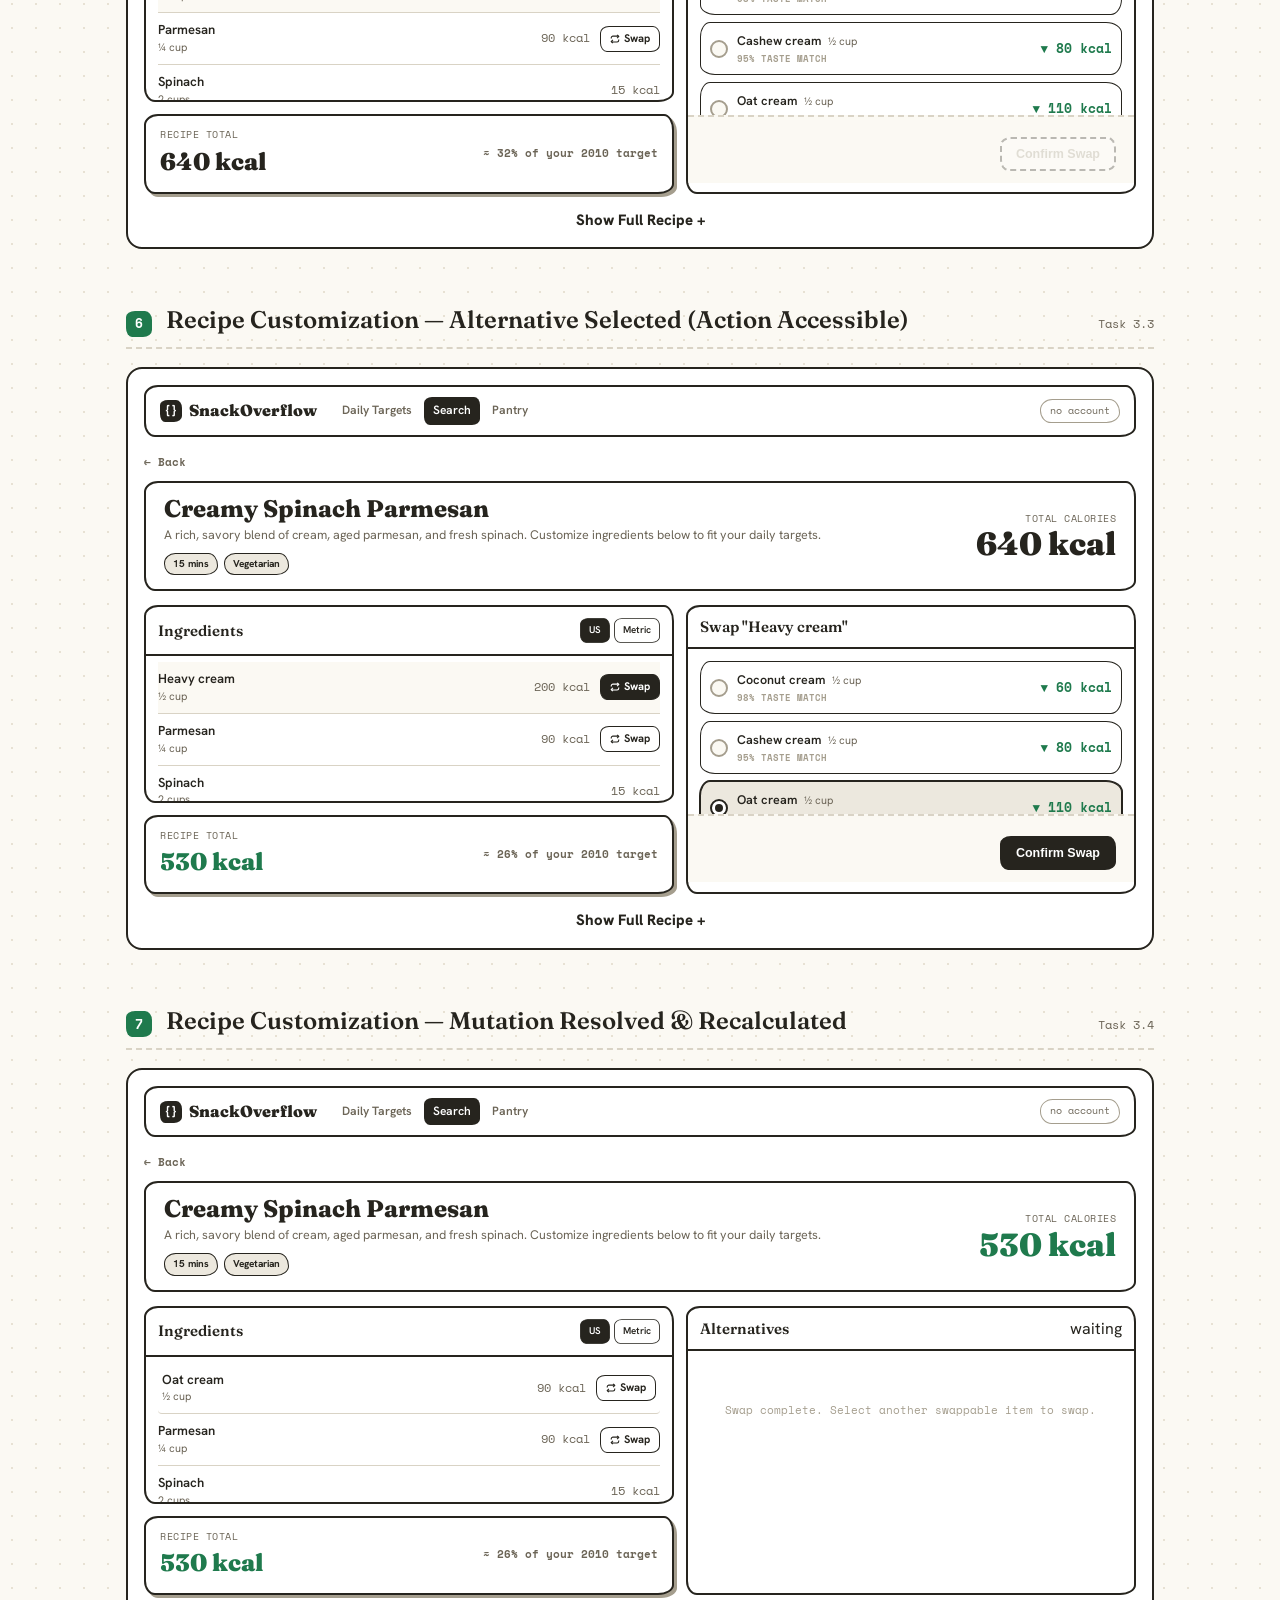
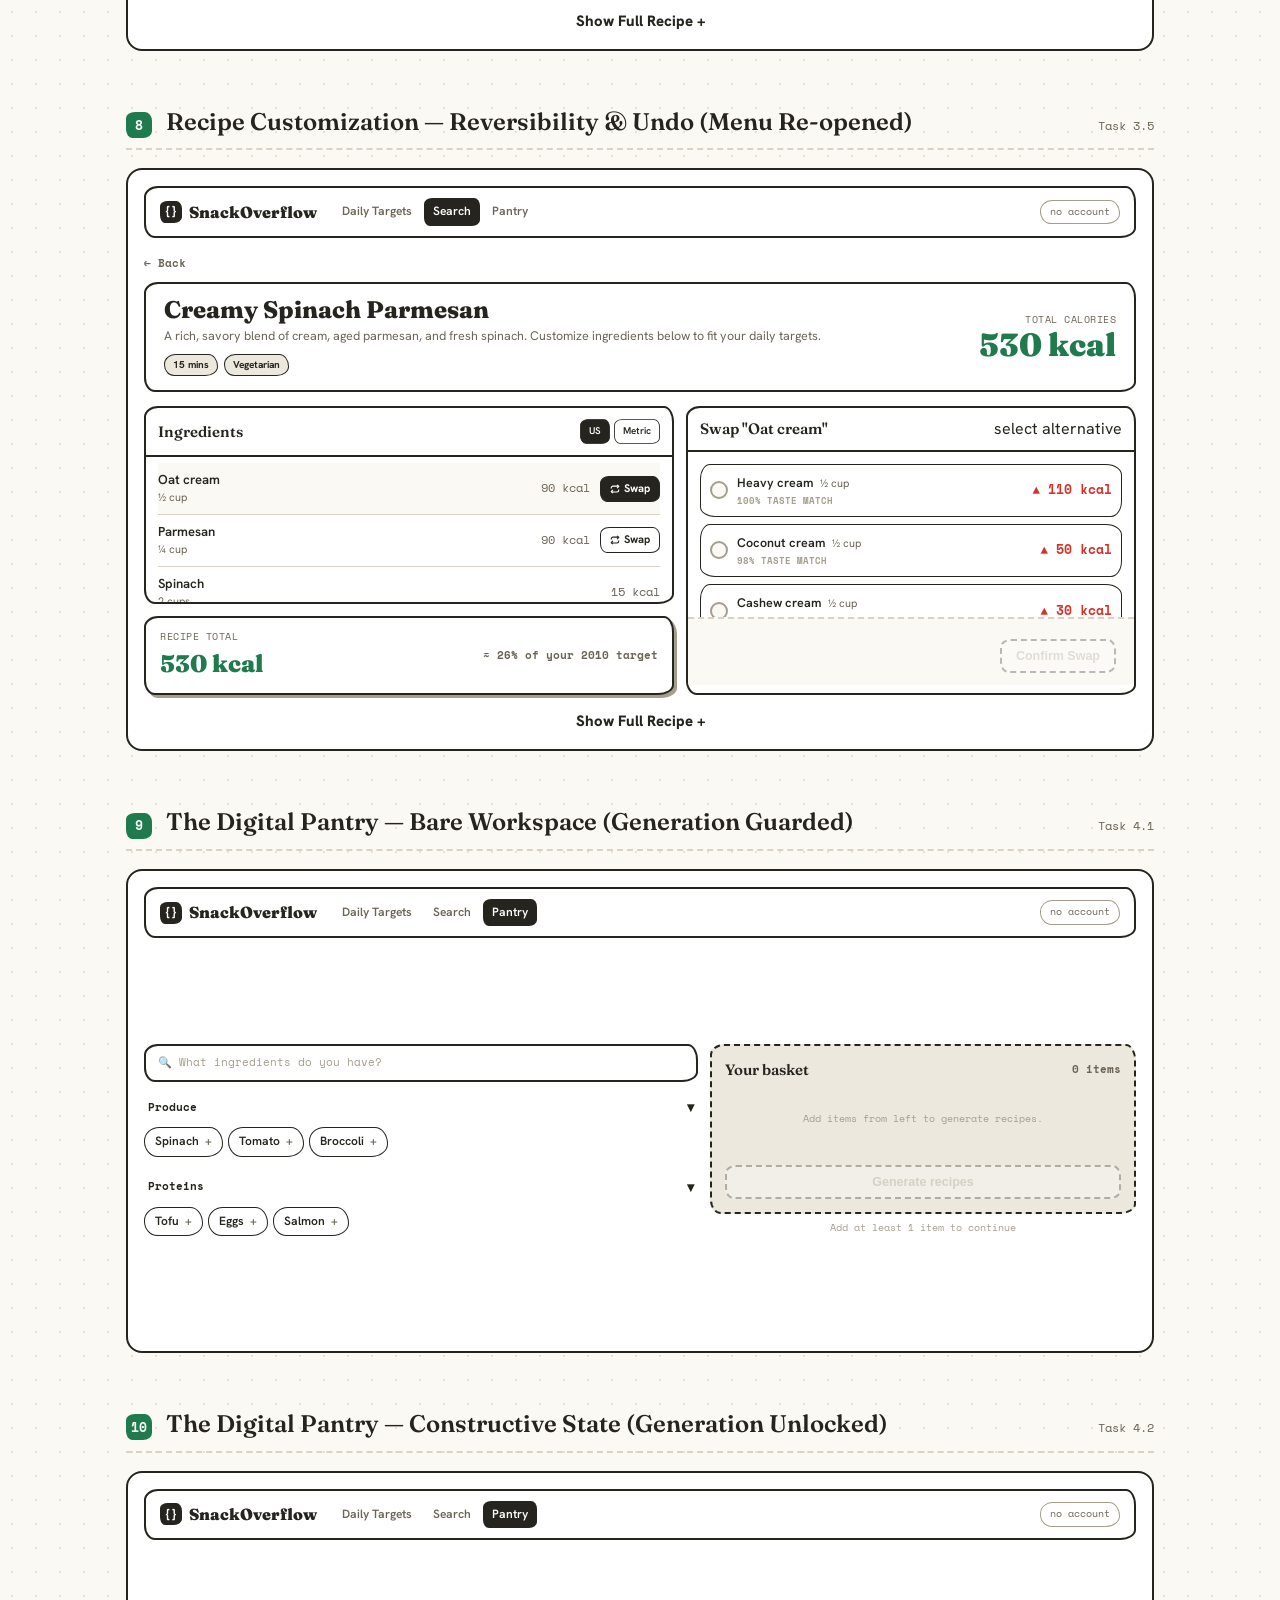
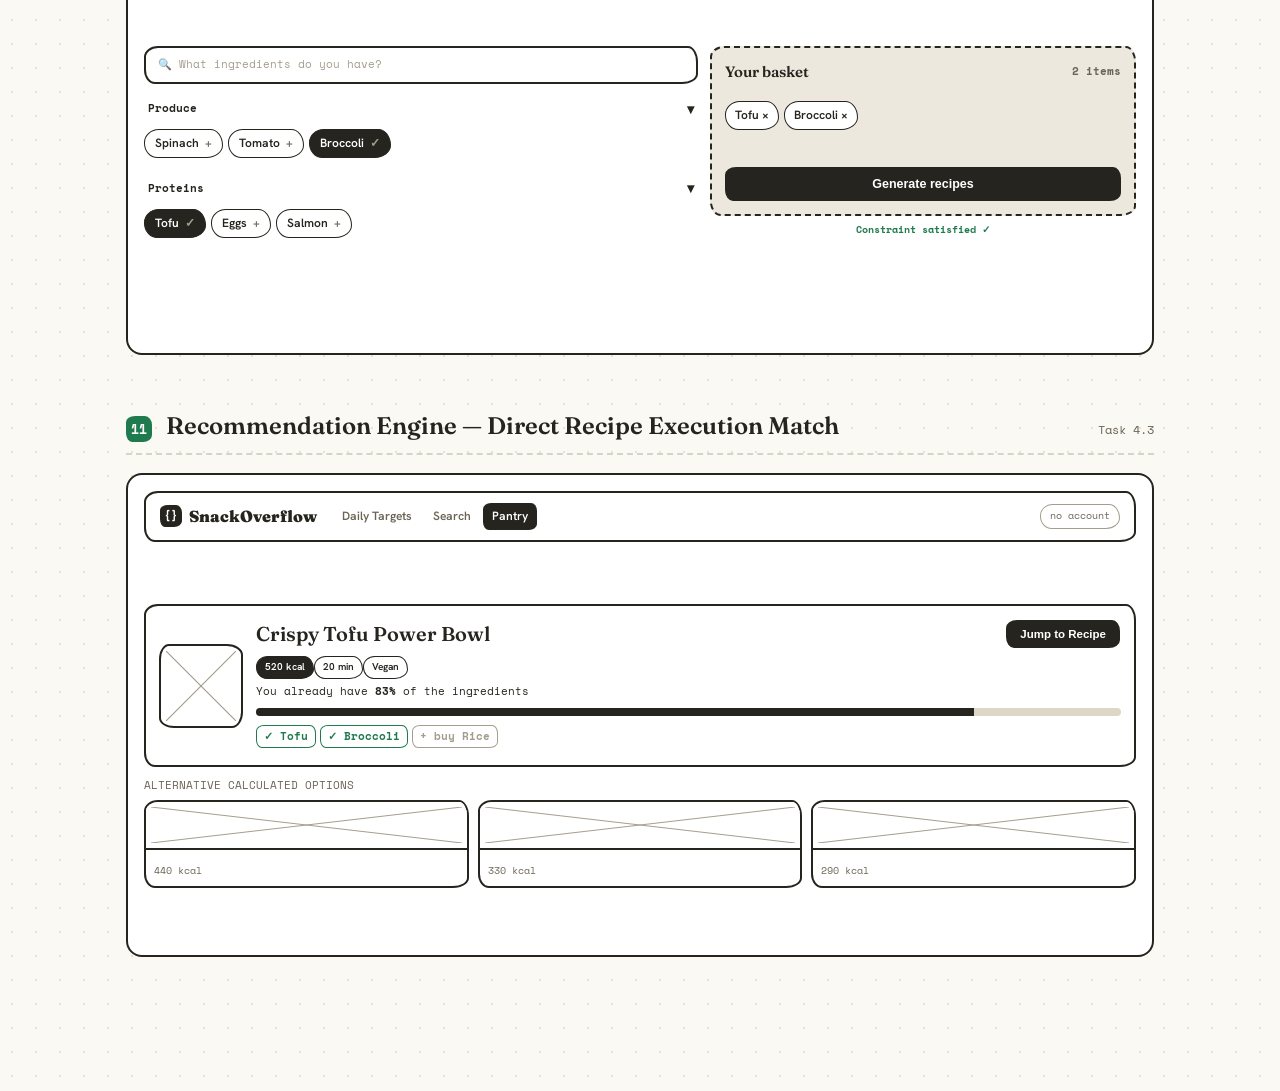
<file: mid-low-prototype.html>
<!DOCTYPE html>
<html lang="en">
<head>
<meta charset="UTF-8">
<meta name="viewport" content="width=device-width, initial-scale=1.0">
<title>Snack Overflow — Medium-Fidelity Prototype</title>
<link rel="preconnect" href="https://fonts.googleapis.com">
<link rel="preconnect" href="https://fonts.gstatic.com" crossorigin>
<link href="https://fonts.googleapis.com/css2?family=Fraunces:ital,opsz,wght@0,9..144,400..900;1,9..144,400..700&family=Hanken+Grotesk:wght@400;500;600;700;800&family=Space+Mono:wght@400;700&display=swap" rel="stylesheet">
<style>
  :root{
    --paper:#FBF9F3; --ink:#26241e; --soft:#6c6557; --soft2:#a59e8e;
    --hair:#d9d3c5; --fill:#ECE8DE; --fill2:#ddd7c8;
    --m1:#4a463f; --m2:#857f72; --m3:#b8b1a1;
    --red:#d6322a; --green:#1f7a4d;
    --wave:url("data:image/svg+xml,%3Csvg xmlns='http://www.w3.org/2000/svg' width='44' height='8'%3E%3Cpath d='M0 5 q5 -4 11 0 t11 0 t11 0 t11 0' fill='none' stroke='%23bdb6a6' stroke-width='1.4'/%3E%3C/svg%3E");
    --w1:14px 10px 16px 11px/11px 16px 10px 14px;
    --w2:10px 16px 11px 15px/15px 11px 16px 10px;
    --wp:20px 17px 22px 18px/18px 22px 17px 20px;
  }
  *{box-sizing:border-box;margin:0;padding:0}
  body{font-family:'Hanken Grotesk',sans-serif;color:var(--ink);background:var(--paper);
    background-image:radial-gradient(#e7e1d3 1px,transparent 1px);background-size:24px 24px;line-height:1.45;padding:0 0 80px; scroll-behavior: smooth;}
  .mono{font-family:'Space Mono',monospace}
  .wrap{max-width:1080px;margin:0 auto;padding:0 26px}

  header.top{text-align:center;padding:48px 0 20px}
  header.top .k{font-family:'Space Mono',monospace;font-size:12px;letter-spacing:.16em;text-transform:uppercase;color:var(--red);font-weight:700}
  header.top h1{font-family:'Fraunces',serif;font-weight:600;font-size:clamp(34px,5vw,52px);line-height:1.02;margin:8px 0 8px;font-variation-settings:'opsz' 120,'SOFT' 30,'WONK' 1}

  .frame{margin:54px 0}
  .ftitle{display:flex;align-items:baseline;gap:14px;border-bottom:2px dashed var(--hair);padding-bottom:9px;margin:0 0 18px}
  .ftitle .num{font-family:'Space Mono',monospace;font-size:13px;font-weight:700;color:#fff;background:var(--green);width:26px;height:26px;border-radius:9px 7px 9px 6px/6px 9px 7px 9px;display:grid;place-items:center;flex:none}
  .ftitle h2{font-family:'Fraunces',serif;font-weight:600;font-size:24px}
  .ftitle .task{font-family:'Space Mono',monospace;font-size:12px;color:var(--soft);margin-left:auto}

  .device{position:relative;background:#fff;border:2.5px solid var(--ink);border-radius:16px}
  .pad{padding:16px;min-height:480px;display:flex;flex-direction:column}
  .pad>.nav+*{margin-top:auto}
  .pad>:last-child{margin-bottom:auto}

  .imgph{position:relative;background:#fff;border:2px solid var(--ink);border-radius:var(--w2)}
  .imgph::before,.imgph::after{content:"";position:absolute;inset:5px}
  .imgph::before{background:linear-gradient(to top right,transparent calc(50% - 1px),var(--soft2) 50%,transparent calc(50% + 1px))}
  .imgph::after{background:linear-gradient(to bottom right,transparent calc(50% - 1px),var(--soft2) 50%,transparent calc(50% + 1px))}

  .nav{display:flex;align-items:center;gap:16px;padding:10px 14px;border:2px solid var(--ink);border-radius:var(--w1);background:#fff;margin-bottom:12px}
  .nav .logo{font-family:'Fraunces',serif;font-weight:900;font-size:16px;display:flex;align-items:center;gap:7px}
  .nav .mark{width:22px;height:22px;border-radius:8px 6px 8px 5px/5px 8px 6px 8px;background:var(--ink);color:#fff;display:grid;place-items:center;font-family:'Space Mono',monospace;font-weight:700;font-size:11px}
  .nav .tabs{display:flex;gap:3px}
  .nav .t{font-size:12px;font-weight:600;color:var(--soft);padding:5px 9px;border-radius:8px 6px 8px 6px/6px 8px 6px 8px}
  .nav .t.on{background:var(--ink);color:#fff}
  .nav .acct{margin-left:auto;font-family:'Space Mono',monospace;font-size:10px;border:1.8px solid var(--soft2);color:var(--soft);padding:4px 9px;border-radius:var(--wp)}

  .r-head-container { margin-bottom:14px; }
  .r-back { font-family:'Space Mono',monospace; font-size:11px; font-weight:700; color:var(--soft); cursor:pointer; display:inline-block; margin-bottom:10px; }
  .r-head { border:2.5px solid var(--ink); border-radius:var(--w1); background:#fff; padding:14px 18px; display:flex; justify-content:space-between; align-items:center; }
  .r-head .r-info { max-width:70%; }
  .r-head h3 { font-family:'Fraunces',serif; font-weight:800; font-size:24px; line-height:1; margin-bottom:6px; }
  .r-head .r-desc { font-size:12.5px; color:var(--soft); margin-bottom:10px; line-height:1.3; }
  .r-head .r-tags { display:flex; gap:6px; }
  .r-head .r-tag { font-size:10px; font-weight:700; border:1.5px solid var(--ink); border-radius:var(--wp); padding:3px 8px; background:var(--fill); display:inline-block; }
  .r-head .r-cal-box { text-align:right; }
  .r-head .r-cal-lbl { font-family:'Space Mono',monospace; font-size:10px; color:var(--soft); text-transform:uppercase; letter-spacing:0.05em; margin-bottom:2px; }
  .r-head .r-cal-val { font-family:'Fraunces',serif; font-weight:900; font-size:32px; line-height:1; color:var(--ink); }

  .cols{display:flex;gap:12px}.col{flex:1}
  .panel{border:2px solid var(--ink);border-radius:var(--w1);background:#fff;overflow:hidden; display:flex; flex-direction:column}
  .panel-h{display:flex;justify-content:space-between;align-items:center;padding:9px 12px;border-bottom:2px solid var(--ink)}
  .panel-h b{font-family:'Fraunces',serif;font-weight:600;font-size:15px}
  .panel-b{padding:12px; flex-grow:1}

  .lab{font-size:12px;font-weight:700;display:flex;justify-content:space-between;margin-bottom:6px; align-items:flex-end}
  .lab .v{font-family:'Space Mono',monospace;color:var(--soft)}
  
  /* Error Validation Classes */
  .field{margin-bottom:16px; position:relative;}
  .err-msg { display:none; color:var(--red); font-family:'Space Mono',monospace; font-size:10px; margin-top:4px; position:absolute; bottom:-14px; left:0;}
  .has-error { border-color:var(--red) !important; background-color:#fffafa !important;}
  .has-error input { color:var(--red) !important; }
  
  .seg{display:flex;gap:5px;flex-wrap:wrap}
  .seg span{font-size:11.5px;font-weight:600;border:1.8px solid var(--ink);border-radius:9px 7px 9px 7px/7px 9px 7px 9px;padding:5px 9px;background:#fff; cursor:pointer; user-select:none; transition:0.1s}
  .seg span.on{background:var(--ink);color:#fff}
  
  .sys-us { display: none !important; }
  .sys-metric { display: flex !important; }
  body.mode-us .sys-us { display: flex !important; }
  body.mode-us .sys-metric { display: none !important; }
  body.mode-us .lbl-metric { display: none; }
  body.mode-us .lbl-us { display: inline; }
  body:not(.mode-us) .lbl-metric { display: inline; }
  body:not(.mode-us) .lbl-us { display: none; }

  .stepper{display:inline-flex;align-items:center;border:1.8px solid var(--ink);border-radius:9px 7px 9px 7px/7px 9px 7px 9px;overflow:hidden; background:#fff; transition:0.2s}
  .stepper input { width:64px; text-align:center; border:none; outline:none; font-family:'Space Mono',monospace; font-size:13px; font-weight:700; color:var(--ink); -moz-appearance: textfield; background:transparent}
  .stepper input::-webkit-outer-spin-button, .stepper input::-webkit-inner-spin-button { -webkit-appearance: none; margin: 0; }
  .stepper i{width:28px;height:28px;display:grid;place-items:center;font-style:normal;font-weight:900; border-left:1.8px solid var(--ink);border-right:1.8px solid var(--ink);color:var(--ink); cursor:pointer; user-select:none; background:var(--paper)}
  .stepper i:active { background:var(--fill2) }
  .stepper i.minus { border-left:none; }
  .stepper i.plus { border-right:none; }
  
  .slider-row { display:flex; gap:10px; align-items:center; position:relative;}
  .interactive-slider { -webkit-appearance:none; width:100%; height:6px; background:var(--fill2); border-radius:4px; outline:none; }
  .interactive-slider::-webkit-slider-thumb { -webkit-appearance:none; appearance:none; width:18px; height:18px; border:2.2px solid var(--ink); border-radius:50%; background:#fff; cursor:pointer; box-shadow:0 0 0 2px var(--paper) }
  .interactive-slider:active::-webkit-slider-thumb { background:var(--fill2); }

  .nf{border:2.5px solid var(--ink);border-radius:var(--w1);overflow:hidden;background:#fff}
  .nf .t{padding:10px 12px 8px}
  .nf .t .ti{font-family:'Fraunces',serif;font-weight:900;font-size:18px;line-height:1}
  .nf .t .me{font-family:'Space Mono',monospace;font-size:10px;color:var(--soft)}
  .nf .rxl{height:9px;background:var(--ink)}.nf .rl{height:4px;background:var(--ink)}
  .nf .cal{display:flex;justify-content:space-between;align-items:flex-end;padding:8px 12px}
  .nf .cal .l{font-size:12px;font-weight:800}
  .nf .cal .big{font-family:'Fraunces',serif;font-weight:900;font-size:42px;line-height:.85}
  .nf .cal .big sup{font-family:'Space Mono',monospace;font-size:10px;color:var(--soft)}
  .nf .rows{padding:4px 12px 12px}
  
  .nf .row{display:flex;justify-content:space-between;align-items:center;padding:12px 0;border-bottom:1.5px solid var(--hair)}
  .nf .row .nm{font-size:14px; font-weight:700;}
  .nf .row .nm span { color:var(--soft2); font-weight:400; font-size:11px; margin-left:6px; font-family:'Space Mono',monospace; }
  .nf .g{font-family:'Space Mono',monospace; font-size:18px; font-weight:800;}

  .hero{display:flex;gap:16px;align-items:center}
  .hero .l{flex:1.1}
  .hero h3{font-family:'Fraunces',serif;font-weight:600;font-size:26px;line-height:1.02;margin:4px 0 8px}
  .hero .ey{font-family:'Space Mono',monospace;font-size:10px;letter-spacing:.12em;text-transform:uppercase;color:var(--soft)}
  .hero p { color:var(--soft); font-size:14px; margin: 12px 0 24px; max-width: 85%; line-height:1.5;}
  .btnsk{display:inline-block;border:2px solid var(--ink);border-radius:11px 8px 11px 8px/8px 11px 8px 11px;padding:8px 14px;font-size:12.5px;font-weight:700;background:#fff;margin:8px 6px 0 0;cursor:pointer;text-align:center; transition: all 0.1s; text-decoration:none; color:var(--ink)}
  .btnsk:active:not(:disabled) { transform: scale(0.97); }
  .btnsk.fill{background:var(--ink);color:#fff}
  .btnsk:disabled { opacity: 0.3; cursor: not-allowed; border-style: dashed; background: #fff !important; color: var(--soft2) !important; }
  
  .herocard{flex:.9;border:2.5px solid var(--ink);border-radius:var(--w2);padding:13px;background:#fff}
  .herocard .cap{font-family:'Space Mono',monospace;font-size:9px;letter-spacing:.1em;text-transform:uppercase;color:var(--soft)}
  .herocard .big{font-family:'Fraunces',serif;font-weight:900;font-size:34px;line-height:1}
  .herocard .big sup{font-family:'Space Mono',monospace;font-size:9px;color:var(--soft)}
  .herocard .hr{height:7px;background:var(--ink);margin:7px 0}
  .herocard .mrow{display:flex;justify-content:space-between;font-family:'Space Mono',monospace;font-size:11px;padding:3px 0; align-items:center}
  
  .facet{margin-bottom:13px}
  .facet h4{font-family:'Space Mono',monospace;font-size:10.5px;text-transform:uppercase;color:var(--soft);margin-bottom:7px}
  .chips{display:flex;gap:6px;flex-wrap:wrap}
  .chip{font-size:11.5px;font-weight:600;border:1.8px solid var(--ink);border-radius:var(--wp);padding:5px 11px;background:#fff;display:inline-flex;gap:5px;align-items:center}
  .chip.on{background:var(--ink);color:#fff}
  
  .searchbar{display:flex;align-items:center;gap:8px;border:2px solid var(--ink);border-radius:var(--w1);padding:9px 12px;background:#fff;font-size:13px;color:var(--soft2)}
  .resbar{display:flex;justify-content:space-between;align-items:center;margin:9px 2px;font-family:'Space Mono',monospace;font-size:11px;color:var(--soft)}
  .resbar b{color:var(--ink)}
  .cards{display:grid;grid-template-columns:repeat(3,1fr);gap:9px}
  .card{border:2px solid var(--ink);border-radius:var(--w1);overflow:hidden;background:#fff}
  .card .im{height:48px;border-bottom:2px solid var(--ink)}
  .card .cc{padding:8px}
  .card .cc .k{font-family:'Space Mono',monospace;font-size:10px;color:var(--soft);margin-top:6px}

  .scroll-panel {
    max-height: 145px; 
    overflow-y: auto;
    -ms-overflow-style: none;  
    scrollbar-width: none; 
  }
  .scroll-panel::-webkit-scrollbar { display: none; }

  .ing{display:flex;align-items:center;gap:10px;padding:8px 0;border-bottom:1.5px solid var(--hair);font-size:13px}
  .ing .nm{flex:1;font-weight:600}
  .ing .nm small{display:block;font-weight:400;color:var(--soft);font-size:11px}
  .ing .kc{font-family:'Space Mono',monospace;font-size:11.5px;color:var(--soft)}
  .swap{font-size:11px;font-weight:700;border:1.8px solid var(--ink);border-radius:9px 7px 9px 7px/7px 9px 7px 9px;padding:4px 9px;background:#fff;cursor:pointer;user-select:none;display:inline-flex;align-items:center;gap:4px}
  .swap.selected-active{background:var(--ink);color:#fff}
  
  .totalbar{display:flex;justify-content:space-between;align-items:center;margin-top:12px;padding:12px 14px;background:#fff;border:2.5px solid var(--ink);border-radius:var(--w1);box-shadow:3px 3px 0 var(--soft2)}
  .totalbar .t1{font-family:'Space Mono',monospace;font-size:10px;color:var(--soft);text-transform:uppercase;letter-spacing:0.05em;margin-bottom:2px}
  .totalbar .t2{font-family:'Fraunces',serif;font-weight:900;font-size:24px;color:var(--ink)}
  .totalbar .d{font-family:'Space Mono',monospace;font-size:11px;font-weight:700;color:var(--soft)}
  
  @keyframes flashSuccess {
    0% { background-color: var(--paper); }
    50% { background-color: #d1ebd8; }
    100% { background-color: var(--paper); }
  }
  .flash-animate { animation: flashSuccess 1.5s ease-out; }

  .alt{display:flex;align-items:center;gap:9px;padding:9px;border:1.8px solid var(--ink);border-radius:var(--w2);margin-bottom:7px;font-size:12.5px;cursor:pointer}
  .alt .bullet{width:18px;height:18px;flex:none;border:2px solid var(--soft2);border-radius:50%;background:var(--paper);position:relative;transition:all 0.1s;}
  .alt:hover .bullet{border-color:var(--soft);}
  .alt.highlighted-choice .bullet{border-color:var(--ink);background:#fff;}
  .alt.highlighted-choice .bullet::after{content:"";position:absolute;inset:3px;background:var(--ink);border-radius:50%;}
  .alt .nm{flex:1;font-weight:600}
  .alt .nm small{margin-left:7px;font-weight:400;font-size:11px;color:var(--soft)}
  .alt .d{font-family:'Space Mono',monospace;font-weight:700}
  .alt.highlighted-choice{border-color:var(--ink);background:var(--fill);box-shadow:0 0 0 1px var(--ink)}

  .shelf{margin-bottom:11px}
  .shelf h4{font-family:'Space Mono',monospace;font-size:10.5px;color:var(--ink);margin-bottom:6px; cursor:pointer; display:flex; justify-content:space-between; align-items:center; user-select:none; padding:4px; border-radius:4px;}
  .shelf h4:hover { background: var(--fill); }
  .shelf .chevron { transition: transform 0.2s; font-size:14px; }
  .shelf.collapsed .items { display: none; }
  .shelf.collapsed .chevron { transform: rotate(-90deg); }

  .item{font-size:12px;font-weight:600;border:1.8px solid var(--ink);border-radius:var(--wp);padding:5px 10px;background:#fff;display:inline-flex;gap:6px;align-items:center;margin:0 5px 5px 0;cursor:pointer}
  .item .p{color:var(--soft)}
  .item.on{background:var(--ink);color:#fff}
  .item.on .p{color:var(--soft2)}

  .basket{border:2.5px dashed var(--ink);border-radius:var(--w1);background:var(--fill);padding:13px;min-height:170px;display:flex;flex-direction:column}
  .basket .bh{display:flex;justify-content:space-between;align-items:center;font-family:'Fraunces',serif;font-weight:600;font-size:15px}
  .basket .bh .c{font-family:'Space Mono',monospace;font-size:11px;color:var(--soft)}
  .bchip{font-size:12px;font-weight:600;background:#fff;border:1.8px solid var(--ink);border-radius:var(--wp);padding:5px 9px;margin:8px 5px 0 0;display:inline-flex;gap:6px;align-items:center}
  
  .gen-btn-container{margin-top:auto}
  .ph-note{font-family:'Space Mono',monospace;font-size:10px;color:var(--soft2);text-align:center;margin-top:7px}

  .match{position:relative;display:flex;gap:13px;align-items:center;border:2.5px solid var(--ink);border-radius:var(--w1);background:#fff;padding:13px}
  .match .mi{width:84px;height:84px;flex:none}
  .match .h{font-family:'Fraunces',serif;font-weight:600;font-size:20px;max-width:70%}
  .meter{height:8px;background:var(--fill2);border-radius:5px;overflow:hidden;margin:8px 0 7px}
  .meter i{display:block;height:100%;width:83%;background:var(--ink)}
  .have{font-family:'Space Mono',monospace;font-size:10.5px;font-weight:700;border:1.8px solid;border-radius:8px 6px 8px 6px/6px 8px 6px 8px;padding:3px 7px;margin:0 4px 4px 0;display:inline-block}
  .have.y{border-color:#1f7a4d;color:#1f7a4d}.have.n{border-color:var(--soft2);color:var(--soft2)}

  .show-full-recipe{text-align:center;font-weight:800;font-size:15px;margin-top:16px;cursor:pointer;display:block;color:var(--ink)}
</style>
</head>
<body class="mode-us">
<div class="wrap">
  <header class="top">
    <div class="k">EECS 3461 · Snack Overflow Walkthrough Framework</div>
    <h1>System Evolution States</h1>
  </header>
  
  <div class="frame" id="frame-1">
    <div class="ftitle"><span class="num">1</span><h2>Homepage — Landing Experience</h2><span class="task">entry point</span></div>
    <div class="device">
      <div class="pad">
        <div class="nav">
          <div class="logo"><span class="mark">{}</span>SnackOverflow</div>
          <div class="tabs"><span class="t">Daily Targets</span><span class="t">Search</span><span class="t">Pantry</span></div>
          <span class="acct">no account</span>
        </div>
        <div class="hero">
          <div class="l">
            <div class="ey">Plan meals around your numbers</div>
            <h3>Cook to your targets,<br>not someone else's diet.</h3>
            
            <p>Stop guessing your macros. Snack Overflow dynamically scales every recipe's ingredients to perfectly match your personalized metabolic profile and daily nutritional goals.</p>
            
            <div><a href="#frame-2" class="btnsk fill">Set my targets →</a><button class="btnsk" disabled>Cook from my fridge</button></div>
          </div>
          <div class="herocard">
            <div class="cap">Your daily target</div>
            <div class="big sync-cals">2010<sup>kcal</sup></div>
            <div class="hr"></div>
            <div class="mrow"><span>Protein</span><b class="sync-p-val">117 g</b></div>
            <div class="mrow"><span>Carbs</span><b class="sync-c-val">226 g</b></div>
            <div class="mrow"><span>Fat</span><b class="sync-f-val">56 g</b></div>
          </div>
        </div>
      </div>
    </div>
  </div>
  
  <div class="frame" id="frame-2">
    <div class="ftitle"><span class="num">2</span><h2>Daily Targets — Metric Recalculation Engine</h2><span class="task">Task 1</span></div>
    <div class="device">
      <div class="pad">
        <div class="nav">
          <div class="logo"><span class="mark">{}</span>SnackOverflow</div>
          <div class="tabs"><span class="t on">Daily Targets</span><span class="t">Search</span><span class="t">Pantry</span></div>
          <span class="acct">no account</span>
        </div>
        <div class="cols">
          <div class="col">
            <div class="panel">
              <div class="panel-h">
                <b>Your stats</b>
                <div class="seg system-toggle-btn" style="transform: scale(0.85); margin:0;">
                  <span class="on" data-sys="us">US</span>
                  <span data-sys="metric">Metric</span>
                </div>
              </div>
              <div class="panel-b">
                
                <div class="field"><div class="lab">Sex</div><div class="seg logic-group" data-target="sex"><span class="on" data-val="f">Female</span><span data-val="m">Male</span></div></div>
                
                <div class="field">
                  <div class="lab">Age <span class="v">years</span></div>
                  <div class="slider-row">
                    <div class="stepper" data-min="1" data-max="130" data-step="1">
                      <i class="minus">–</i><input type="text" inputmode="numeric" id="val-age" value="22" min="1" max="130" step="1"><i class="plus">+</i>
                    </div>
                  </div>
                  <div class="err-msg"></div>
                </div>
                
                <div class="field">
                  <div class="lab">Weight <span class="v"><span class="lbl-metric">kg</span><span class="lbl-us">lbs</span></span></div>
                  
                  <div class="slider-row sys-metric">
                    <input type="range" class="interactive-slider" id="sld-kg" min="0" max="635" step="0.1" value="65.0">
                    <div class="stepper" data-min="0" data-max="635" data-step="0.1">
                      <i class="minus">–</i><input type="text" inputmode="decimal" id="val-kg" value="65.0" min="0" max="635" step="0.1" data-sync="sld-kg"><i class="plus">+</i>
                    </div>
                  </div>
                  <div class="err-msg sys-metric"></div>
                  
                  <div class="slider-row sys-us">
                    <input type="range" class="interactive-slider" id="sld-lbs" min="0" max="1400" step="0.1" value="143.3">
                    <div class="stepper" data-min="0" data-max="1400" data-step="0.1">
                      <i class="minus">–</i><input type="text" inputmode="decimal" id="val-lbs" value="143.3" min="0" max="1400" step="0.1" data-sync="sld-lbs"><i class="plus">+</i>
                    </div>
                  </div>
                  <div class="err-msg sys-us"></div>
                </div>
                
                <div class="field">
                  <div class="lab">Height <span class="v"><span class="lbl-metric">cm</span><span class="lbl-us">ft & in</span></span></div>
                  
                  <div class="slider-row sys-metric">
                    <input type="range" class="interactive-slider" id="sld-cm" min="10.2" max="304.8" step="0.1" value="168.0">
                    <div class="stepper" data-min="10.2" data-max="304.8" data-step="0.1">
                      <i class="minus">–</i><input type="text" inputmode="decimal" id="val-cm" value="168.0" min="10.2" max="304.8" step="0.1" data-sync="sld-cm"><i class="plus">+</i>
                    </div>
                  </div>
                  <div class="err-msg sys-metric"></div>
                  
                  <div class="slider-row sys-us" style="justify-content: flex-start; gap:16px;">
                    <div style="display:flex; align-items:center; gap:8px">
                      <div class="stepper" data-min="0" data-max="10" data-step="1">
                        <i class="minus">–</i><input type="text" inputmode="numeric" id="val-ft" value="5" min="0" max="10" step="1"><i class="plus">+</i>
                      </div> <span class="v" style="font-size:11px">ft</span>
                    </div>
                    
                    <div style="display:flex; align-items:center; gap:8px">
                      <div class="stepper" data-min="0" data-max="11.5" data-step="0.5">
                        <i class="minus">–</i><input type="text" inputmode="decimal" id="val-in" value="6.0" min="0" max="11.5" step="0.5"><i class="plus">+</i>
                      </div> <span class="v" style="font-size:11px">in</span>
                    </div>
                  </div>
                  <div class="err-msg sys-us"></div>
                </div>

                <div class="field"><div class="lab">Activity</div><div class="seg logic-group" data-target="activity">
                  <span data-val="1.2">Sed</span><span data-val="1.375">Light</span><span class="on" data-val="1.55">Moderate</span><span data-val="1.725">Very</span>
                </div></div>
                
                <div class="field" style="margin:0"><div class="lab">Goal</div><div class="seg logic-group" data-target="goal">
                  <span data-val="-500">Lose fat</span><span class="on" data-val="0">Maintain</span><span data-val="500">Build</span>
                </div></div>
                
              </div>
            </div>
          </div>
          <div class="col">
            <div class="nf">
              <div class="t"><div class="ti">Nutrition Targets</div><div class="me">per day · recalculating live</div></div>
              <div class="rxl"></div>
              <div class="cal"><span class="l">Calories</span><span class="big sync-cals">2010<sup>kcal</sup></span></div>
              <div class="rl"></div>
              <div class="rows">
                <div class="row"><span class="nm">Protein <span>25%</span></span><span class="g sync-p-val">117 g</span></div>
                <div class="row"><span class="nm">Carbs <span>45%</span></span><span class="g sync-c-val">226 g</span></div>
                <div class="row" style="border:none"><span class="nm">Fat <span>30%</span></span><span class="g sync-f-val">56 g</span></div>
              </div>
            </div>
          </div>
        </div>
      </div>
    </div>
  </div>
  
  <div class="frame">
    <div class="ftitle"><span class="num">3</span><h2>Search — Faceted Filtering Engine</h2><span class="task">Task 2</span></div>
    <div class="device">
      <div class="pad">
      <div class="nav"><div class="logo"><span class="mark">{}</span>SnackOverflow</div><div class="tabs"><span class="t">Daily Targets</span><span class="t on">Search</span><span class="t">Pantry</span></div>
      <span class="acct">no account</span>
    </div>
      <div class="cols">
        <div class="col" style="flex:.6">
          <div class="facet"><h4>Diet</h4><div class="chips"><span class="chip">Vegan</span><span class="chip on">Vegetarian ×</span><span class="chip">High-protein</span></div></div>
          <div class="facet"><h4>Meal</h4><div class="chips"><span class="chip">Breakfast</span><span class="chip">Lunch</span><span class="chip on">Dinner ×</span></div></div>
          <div class="facet"><h4>Time</h4><div class="chips"><span class="chip">Under 15m</span><span class="chip">Under 30m</span></div></div>
          <div class="facet" style="margin:0"><h4>Max calories — 700</h4><div class="interactive-slider" style="margin-top:10px; width:90%"></div></div>
        </div>
        <div class="col" style="flex:1.35">
          <div class="searchbar"><svg width="14" height="14" viewBox="0 0 24 24" fill="none" stroke="currentColor" stroke-width="2.2" stroke-linecap="round" style="vertical-align:-2px;flex:none"><circle cx="11" cy="11" r="7"></circle><line x1="20.5" y1="20.5" x2="16.5" y2="16.5"></line></svg> <span>Search e.g. pasta, tofu…</span></div>
          <div class="resbar"><span><span class="chip on" style="font-size:10px;padding:3px 8px">Vegetarian ×</span> <span class="chip on" style="font-size:10px;padding:3px 8px">Dinner ×</span></span><span>Suggested recipes</span></div>
          <div class="cards">
            <div class="card"><div class="im imgph" style="border-radius:0;border:none;border-bottom:2px solid var(--ink)"></div><div class="cc"><div class="ln w80"></div><div class="k">640 kcal</div></div></div>
            <div class="card"><div class="im imgph" style="border-radius:0;border:none;border-bottom:2px solid var(--ink)"></div><div class="cc"><div class="ln w80"></div><div class="k">520 kcal</div></div></div>
            <div class="card"><div class="im imgph" style="border-radius:0;border:none;border-bottom:2px solid var(--ink)"></div><div class="cc"><div class="ln w80"></div><div class="k">430 kcal</div></div></div>
          </div>
        </div>
      </div>
      </div>
    </div>
  </div>
  
  <div class="frame">
    <div class="ftitle"><span class="num">4</span><h2>Recipe Customization — Base State (Before Swap Trigger)</h2><span class="task">Task 3.1</span></div>
    <div class="device">
      <div class="pad">
      <div class="nav"><div class="logo"><span class="mark">{}</span>SnackOverflow</div><div class="tabs"><span class="t">Daily Targets</span><span class="t on">Search</span><span class="t">Pantry</span></div>
      <span class="acct">no account</span>
    </div>
      
      <div class="r-head-container">
        <div class="r-back">← Back</div>
        <div class="r-head">
          <div class="r-info">
            <h3>Creamy Spinach Parmesan</h3>
            <div class="r-desc">A rich, savory blend of cream, aged parmesan, and fresh spinach. Customize ingredients below to fit your daily targets.</div>
            <div class="r-tags"><span class="r-tag">15 mins</span><span class="r-tag">Vegetarian</span></div>
          </div>
          <div class="r-cal-box">
            <div class="r-cal-lbl">Total Calories</div>
            <div class="r-cal-val">640 kcal</div>
          </div>
        </div>
      </div>

      <div class="cols">
        <div class="col">
          <div class="panel">
            <div class="panel-h">
              <b>Ingredients</b>
              <div class="seg global-unit-toggle" style="transform: scale(0.85); transform-origin: right center; margin: 0;">
                <span class="on" data-target="us">US</span>
                <span data-target="metric">Metric</span>
              </div>
            </div>
            <div class="panel-b scroll-panel" style="padding:6px 12px 16px;">
              <div class="ing"><span class="nm">Heavy cream<small class="unit-val" data-us="½ cup" data-metric="120 ml">½ cup</small></span><span class="kc">200 kcal</span><span class="swap"><svg width="10" height="10" viewBox="0 0 24 24" fill="none" stroke="currentColor" stroke-width="2.6"><polyline points="17 2 21 6 17 10"></polyline><path d="M3 11V9a4 4 0 0 1 4-4h14"></path><polyline points="7 22 3 18 7 14"></polyline><path d="M21 13v2a4 4 0 0 1-4 4H3"></path></svg> Swap</span></div>
              <div class="ing"><span class="nm">Parmesan<small class="unit-val" data-us="¼ cup" data-metric="25 g">¼ cup</small></span><span class="kc">90 kcal</span><span class="swap"><svg width="10" height="10" viewBox="0 0 24 24" fill="none" stroke="currentColor" stroke-width="2.6"><polyline points="17 2 21 6 17 10"></polyline><path d="M3 11V9a4 4 0 0 1 4-4h14"></path><polyline points="7 22 3 18 7 14"></polyline><path d="M21 13v2a4 4 0 0 1-4 4H3"></path></svg> Swap</span></div>
              <div class="ing" style="border:none"><span class="nm">Spinach<small class="unit-val" data-us="2 cups" data-metric="60 g">2 cups</small></span><span class="kc">15 kcal</span></div>
              <div class="ing" style="border:none"><span class="nm">Garlic<small class="unit-val" data-us="2 cloves" data-metric="10 g">2 cloves</small></span><span class="kc">10 kcal</span></div>
            </div>
          </div>
          <div class="totalbar"><div><div class="t1">Recipe total</div><div class="t2">640 kcal</div></div><div class="d">≈ 32% of your 2010 target</div></div>
        </div>
        <div class="col" style="flex:.85">
          <div class="panel" style="border-width:2.5px; height:100%">
            <div class="panel-h"><b>Alternatives</b><span class="s">waiting</span></div>
            <div class="panel-b">
              <div style="text-align:center; padding:40px 10px; color:var(--soft2); font-family:'Space Mono',monospace; font-size:11px;">Not a fan of an ingredient? Click 'Swap' to find the perfect substitute.</div>
            </div>
          </div>
        </div>
      </div>
      <div class="show-full-recipe">Show Full Recipe +</div>
      </div>
    </div>
  </div>
  
  <div class="frame">
    <div class="ftitle"><span class="num">5</span><h2>Recipe Customization — Alternatives Revealed (Confirm Disabled)</h2><span class="task">Task 3.2</span></div>
    <div class="device">
      <div class="pad">
      <div class="nav"><div class="logo"><span class="mark">{}</span>SnackOverflow</div><div class="tabs"><span class="t">Daily Targets</span><span class="t on">Search</span><span class="t">Pantry</span></div>
      <span class="acct">no account</span>
    </div>
      
      <div class="r-head-container">
        <div class="r-back">← Back</div>
        <div class="r-head">
          <div class="r-info">
            <h3>Creamy Spinach Parmesan</h3>
            <div class="r-desc">A rich, savory blend of cream, aged parmesan, and fresh spinach. Customize ingredients below to fit your daily targets.</div>
            <div class="r-tags"><span class="r-tag">15 mins</span><span class="r-tag">Vegetarian</span></div>
          </div>
          <div class="r-cal-box">
            <div class="r-cal-lbl">Total Calories</div>
            <div class="r-cal-val">640 kcal</div>
          </div>
        </div>
      </div>

      <div class="cols">
        <div class="col">
          <div class="panel">
            <div class="panel-h">
              <b>Ingredients</b>
              <div class="seg global-unit-toggle" style="transform: scale(0.85); transform-origin: right center; margin: 0;">
                <span class="on" data-target="us">US</span>
                <span data-target="metric">Metric</span>
              </div>
            </div>
            <div class="panel-b scroll-panel" style="padding:6px 12px 16px;">
              <div class="ing" style="background:var(--paper)"><span class="nm">Heavy cream<small class="unit-val" data-us="½ cup" data-metric="120 ml">½ cup</small></span><span class="kc">200 kcal</span><span class="swap selected-active"><svg width="10" height="10" viewBox="0 0 24 24" fill="none" stroke="currentColor" stroke-width="2.6"><polyline points="17 2 21 6 17 10"></polyline><path d="M3 11V9a4 4 0 0 1 4-4h14"></path><polyline points="7 22 3 18 7 14"></polyline><path d="M21 13v2a4 4 0 0 1-4 4H3"></path></svg> Swap</span></div>
              <div class="ing"><span class="nm">Parmesan<small class="unit-val" data-us="¼ cup" data-metric="25 g">¼ cup</small></span><span class="kc">90 kcal</span><span class="swap"><svg width="10" height="10" viewBox="0 0 24 24" fill="none" stroke="currentColor" stroke-width="2.6"><polyline points="17 2 21 6 17 10"></polyline><path d="M3 11V9a4 4 0 0 1 4-4h14"></path><polyline points="7 22 3 18 7 14"></polyline><path d="M21 13v2a4 4 0 0 1-4 4H3"></path></svg> Swap</span></div>
              <div class="ing" style="border:none"><span class="nm">Spinach<small class="unit-val" data-us="2 cups" data-metric="60 g">2 cups</small></span><span class="kc">15 kcal</span></div>
              <div class="ing" style="border:none"><span class="nm">Garlic<small class="unit-val" data-us="2 cloves" data-metric="10 g">2 cloves</small></span><span class="kc">10 kcal</span></div>
            </div>
          </div>
          <div class="totalbar"><div><div class="t1">Recipe total</div><div class="t2">640 kcal</div></div><div class="d">≈ 32% of your 2010 target</div></div>
        </div>
        <div class="col" style="flex:.85">
          <div class="panel" style="border-width:2.5px; height:100%; display:flex; flex-direction:column">
            <div class="panel-h"><b>Swap "Heavy cream"</b><span class="s">select alternative</span></div>
            <div class="panel-b scroll-panel" style="flex-grow:1; max-height:165px; padding-bottom:16px;">
              
              <div class="alt">
                <span class="bullet"></span>
                <div class="nm" style="display:flex; flex-direction:column">
                  <span>Coconut cream<small class="unit-val" data-us="½ cup" data-metric="120 ml">½ cup</small></span>
                  <span style="font-size:9px; color:var(--soft2); font-family:'Space Mono'; margin-top:2px">98% TASTE MATCH</span>
                </div>
                <span class="d" style="color:#1f7a4d">▼ 60 kcal</span>
              </div>
              
              <div class="alt">
                <span class="bullet"></span>
                <div class="nm" style="display:flex; flex-direction:column">
                  <span>Cashew cream<small class="unit-val" data-us="½ cup" data-metric="120 ml">½ cup</small></span>
                  <span style="font-size:9px; color:var(--soft2); font-family:'Space Mono'; margin-top:2px">95% TASTE MATCH</span>
                </div>
                <span class="d" style="color:#1f7a4d">▼ 80 kcal</span>
              </div>
              
              <div class="alt" style="margin:0">
                <span class="bullet"></span>
                <div class="nm" style="display:flex; flex-direction:column">
                  <span>Oat cream<small class="unit-val" data-us="½ cup" data-metric="120 ml">½ cup</small></span>
                  <span style="font-size:9px; color:var(--soft2); font-family:'Space Mono'; margin-top:2px">85% TASTE MATCH</span>
                </div>
                <span class="d" style="color:#1f7a4d">▼ 110 kcal</span>
              </div>

            </div>
            <div style="padding:12px; border-top:2px dashed var(--hair); text-align:right; background:var(--paper); z-index:2">
              <button class="btnsk fill" disabled>Confirm Swap</button>
            </div>
          </div>
        </div>
      </div>
      <div class="show-full-recipe">Show Full Recipe +</div>
      </div>
    </div>
  </div>
  
  <div class="frame">
    <div class="ftitle"><span class="num">6</span><h2>Recipe Customization — Alternative Selected (Action Accessible)</h2><span class="task">Task 3.3</span></div>
    <div class="device">
      <div class="pad">
      <div class="nav"><div class="logo"><span class="mark">{}</span>SnackOverflow</div><div class="tabs"><span class="t">Daily Targets</span><span class="t on">Search</span><span class="t">Pantry</span></div>
    <span class="acct">no account</span>
  </div>
      
      <div class="r-head-container">
        <div class="r-back">← Back</div>
        <div class="r-head">
          <div class="r-info">
            <h3>Creamy Spinach Parmesan</h3>
            <div class="r-desc">A rich, savory blend of cream, aged parmesan, and fresh spinach. Customize ingredients below to fit your daily targets.</div>
            <div class="r-tags"><span class="r-tag">15 mins</span><span class="r-tag">Vegetarian</span></div>
          </div>
          <div class="r-cal-box">
            <div class="r-cal-lbl">Total Calories</div>
            <div class="r-cal-val">640 kcal</div>
          </div>
        </div>
      </div>

      <div class="cols">
        <div class="col">
          <div class="panel">
            <div class="panel-h">
              <b>Ingredients</b>
              <div class="seg global-unit-toggle" style="transform: scale(0.85); transform-origin: right center; margin: 0;">
                <span class="on" data-target="us">US</span>
                <span data-target="metric">Metric</span>
              </div>
            </div>
            <div class="panel-b scroll-panel" style="padding:6px 12px 16px;">
              <div class="ing" style="background:var(--paper)"><span class="nm">Heavy cream<small class="unit-val" data-us="½ cup" data-metric="120 ml">½ cup</small></span><span class="kc">200 kcal</span><span class="swap selected-active"><svg width="10" height="10" viewBox="0 0 24 24" fill="none" stroke="currentColor" stroke-width="2.6"><polyline points="17 2 21 6 17 10"></polyline><path d="M3 11V9a4 4 0 0 1 4-4h14"></path><polyline points="7 22 3 18 7 14"></polyline><path d="M21 13v2a4 4 0 0 1-4 4H3"></path></svg> Swap</span></div>
              <div class="ing"><span class="nm">Parmesan<small class="unit-val" data-us="¼ cup" data-metric="25 g">¼ cup</small></span><span class="kc">90 kcal</span><span class="swap"><svg width="10" height="10" viewBox="0 0 24 24" fill="none" stroke="currentColor" stroke-width="2.6"><polyline points="17 2 21 6 17 10"></polyline><path d="M3 11V9a4 4 0 0 1 4-4h14"></path><polyline points="7 22 3 18 7 14"></polyline><path d="M21 13v2a4 4 0 0 1-4 4H3"></path></svg> Swap</span></div>
              <div class="ing" style="border:none"><span class="nm">Spinach<small class="unit-val" data-us="2 cups" data-metric="60 g">2 cups</small></span><span class="kc">15 kcal</span></div>
              <div class="ing" style="border:none"><span class="nm">Garlic<small class="unit-val" data-us="2 cloves" data-metric="10 g">2 cloves</small></span><span class="kc">10 kcal</span></div>
            </div>
          </div>
          <div class="totalbar"><div><div class="t1">Recipe total</div><div class="t2" style="color:var(--green)">530 kcal</div></div><div class="d">≈ 26% of your 2010 target</div></div>
        </div>
        <div class="col" style="flex:.85">
          <div class="panel" style="border-width:2.5px; height:100%; display:flex; flex-direction:column">
            <div class="panel-h"><b>Swap "Heavy cream"</b><span class="s"></span></div>
            <div class="panel-b scroll-panel" style="flex-grow:1; max-height:165px; padding-bottom:16px;">
              
              <div class="alt">
                <span class="bullet"></span>
                <div class="nm" style="display:flex; flex-direction:column">
                  <span>Coconut cream<small class="unit-val" data-us="½ cup" data-metric="120 ml">½ cup</small></span>
                  <span style="font-size:9px; color:var(--soft2); font-family:'Space Mono'; margin-top:2px">98% TASTE MATCH</span>
                </div>
                <span class="d" style="color:#1f7a4d">▼ 60 kcal</span>
              </div>
              
              <div class="alt">
                <span class="bullet"></span>
                <div class="nm" style="display:flex; flex-direction:column">
                  <span>Cashew cream<small class="unit-val" data-us="½ cup" data-metric="120 ml">½ cup</small></span>
                  <span style="font-size:9px; color:var(--soft2); font-family:'Space Mono'; margin-top:2px">95% TASTE MATCH</span>
                </div>
                <span class="d" style="color:#1f7a4d">▼ 80 kcal</span>
              </div>
              
              <div class="alt highlighted-choice" style="margin:0">
                <span class="bullet"></span>
                <div class="nm" style="display:flex; flex-direction:column">
                  <span>Oat cream<small class="unit-val" data-us="½ cup" data-metric="120 ml">½ cup</small></span>
                  <span style="font-size:9px; color:var(--soft2); font-family:'Space Mono'; margin-top:2px">85% TASTE MATCH</span>
                </div>
                <span class="d" style="color:#1f7a4d">▼ 110 kcal</span>
              </div>

            </div>
            <div style="padding:12px; border-top:2px dashed var(--hair); text-align:right; background:var(--paper); z-index:2">
              <button class="btnsk fill">Confirm Swap</button>
            </div>
          </div>
        </div>
      </div>
      <div class="show-full-recipe">Show Full Recipe +</div>
      </div>
    </div>
  </div>
  
  <div class="frame">
    <div class="ftitle"><span class="num">7</span><h2>Recipe Customization — Mutation Resolved &amp; Recalculated</h2><span class="task">Task 3.4</span></div>
    <div class="device">
      <div class="pad">
      <div class="nav"><div class="logo"><span class="mark">{}</span>SnackOverflow</div><div class="tabs"><span class="t">Daily Targets</span><span class="t on">Search</span><span class="t">Pantry</span></div>
    <span class="acct">no account</span>
  </div>
      
      <div class="r-head-container">
        <div class="r-back">← Back</div>
        <div class="r-head">
          <div class="r-info">
            <h3>Creamy Spinach Parmesan</h3>
            <div class="r-desc">A rich, savory blend of cream, aged parmesan, and fresh spinach. Customize ingredients below to fit your daily targets.</div>
            <div class="r-tags"><span class="r-tag">15 mins</span><span class="r-tag">Vegetarian</span></div>
          </div>
          <div class="r-cal-box">
            <div class="r-cal-lbl">Total Calories</div>
            <div class="r-cal-val" style="color:var(--green)">530 kcal</div>
          </div>
        </div>
      </div>

      <div class="cols">
        <div class="col">
          <div class="panel">
            <div class="panel-h">
              <b>Ingredients</b>
              <div class="seg global-unit-toggle" style="transform: scale(0.85); transform-origin: right center; margin: 0;">
                <span class="on" data-target="us">US</span>
                <span data-target="metric">Metric</span>
              </div>
            </div>
            <div class="panel-b scroll-panel" style="padding:6px 12px 16px;">
              <div class="ing flash-animate" style="border-radius:4px; padding-left:4px; padding-right:4px;"><span class="nm">Oat cream<small class="unit-val" data-us="½ cup" data-metric="120 ml">½ cup</small></span><span class="kc">90 kcal</span><span class="swap"><svg width="10" height="10" viewBox="0 0 24 24" fill="none" stroke="currentColor" stroke-width="2.6"><polyline points="17 2 21 6 17 10"></polyline><path d="M3 11V9a4 4 0 0 1 4-4h14"></path><polyline points="7 22 3 18 7 14"></polyline><path d="M21 13v2a4 4 0 0 1-4 4H3"></path></svg> Swap</span></div>
              <div class="ing"><span class="nm">Parmesan<small class="unit-val" data-us="¼ cup" data-metric="25 g">¼ cup</small></span><span class="kc">90 kcal</span><span class="swap"><svg width="10" height="10" viewBox="0 0 24 24" fill="none" stroke="currentColor" stroke-width="2.6"><polyline points="17 2 21 6 17 10"></polyline><path d="M3 11V9a4 4 0 0 1 4-4h14"></path><polyline points="7 22 3 18 7 14"></polyline><path d="M21 13v2a4 4 0 0 1-4 4H3"></path></svg> Swap</span></div>
              <div class="ing" style="border:none"><span class="nm">Spinach<small class="unit-val" data-us="2 cups" data-metric="60 g">2 cups</small></span><span class="kc">15 kcal</span></div>
              <div class="ing" style="border:none"><span class="nm">Garlic<small class="unit-val" data-us="2 cloves" data-metric="10 g">2 cloves</small></span><span class="kc">10 kcal</span></div>
            </div>
          </div>
          <div class="totalbar flash-animate"><div><div class="t1">Recipe total</div><div class="t2" style="color:var(--green)">530 kcal</div></div><div class="d">≈ 26% of your 2010 target</div></div>
        </div>
        <div class="col" style="flex:.85">
          <div class="panel" style="border-width:2.5px; height:100%">
            <div class="panel-h"><b>Alternatives</b><span class="s">waiting</span></div>
            <div class="panel-b">
              <div style="text-align:center; padding:40px 10px; color:var(--soft2); font-family:'Space Mono',monospace; font-size:11px;">Swap complete. Select another swappable item to swap.</div>
            </div>
          </div>
        </div>
      </div>
      <div class="show-full-recipe">Show Full Recipe +</div>
      </div>
    </div>
  </div>
  
  <div class="frame">
    <div class="ftitle"><span class="num">8</span><h2>Recipe Customization — Reversibility &amp; Undo (Menu Re-opened)</h2><span class="task">Task 3.5</span></div>
    <div class="device">
      <div class="pad">
      <div class="nav"><div class="logo"><span class="mark">{}</span>SnackOverflow</div><div class="tabs"><span class="t">Daily Targets</span><span class="t on">Search</span><span class="t">Pantry</span></div>
    <span class="acct">no account</span>
  </div>
      
      <div class="r-head-container">
        <div class="r-back">← Back</div>
        <div class="r-head">
          <div class="r-info">
            <h3>Creamy Spinach Parmesan</h3>
            <div class="r-desc">A rich, savory blend of cream, aged parmesan, and fresh spinach. Customize ingredients below to fit your daily targets.</div>
            <div class="r-tags"><span class="r-tag">15 mins</span><span class="r-tag">Vegetarian</span></div>
          </div>
          <div class="r-cal-box">
            <div class="r-cal-lbl">Total Calories</div>
            <div class="r-cal-val" style="color:var(--green)">530 kcal</div>
          </div>
        </div>
      </div>

      <div class="cols">
        <div class="col">
          <div class="panel">
            <div class="panel-h">
              <b>Ingredients</b>
              <div class="seg global-unit-toggle" style="transform: scale(0.85); transform-origin: right center; margin: 0;">
                <span class="on" data-target="us">US</span>
                <span data-target="metric">Metric</span>
              </div>
            </div>
            <div class="panel-b scroll-panel" style="padding:6px 12px 16px;">
              <div class="ing" style="background:var(--paper)"><span class="nm">Oat cream<small class="unit-val" data-us="½ cup" data-metric="120 ml">½ cup</small></span><span class="kc">90 kcal</span><span class="swap selected-active"><svg width="10" height="10" viewBox="0 0 24 24" fill="none" stroke="currentColor" stroke-width="2.6"><polyline points="17 2 21 6 17 10"></polyline><path d="M3 11V9a4 4 0 0 1 4-4h14"></path><polyline points="7 22 3 18 7 14"></polyline><path d="M21 13v2a4 4 0 0 1-4 4H3"></path></svg> Swap</span></div>
              <div class="ing"><span class="nm">Parmesan<small class="unit-val" data-us="¼ cup" data-metric="25 g">¼ cup</small></span><span class="kc">90 kcal</span><span class="swap"><svg width="10" height="10" viewBox="0 0 24 24" fill="none" stroke="currentColor" stroke-width="2.6"><polyline points="17 2 21 6 17 10"></polyline><path d="M3 11V9a4 4 0 0 1 4-4h14"></path><polyline points="7 22 3 18 7 14"></polyline><path d="M21 13v2a4 4 0 0 1-4 4H3"></path></svg> Swap</span></div>
              <div class="ing" style="border:none"><span class="nm">Spinach<small class="unit-val" data-us="2 cups" data-metric="60 g">2 cups</small></span><span class="kc">15 kcal</span></div>
              <div class="ing" style="border:none"><span class="nm">Garlic<small class="unit-val" data-us="2 cloves" data-metric="10 g">2 cloves</small></span><span class="kc">10 kcal</span></div>
            </div>
          </div>
          <div class="totalbar"><div><div class="t1">Recipe total</div><div class="t2" style="color:var(--green)">530 kcal</div></div><div class="d">≈ 26% of your 2010 target</div></div>
        </div>
        <div class="col" style="flex:.85">
          <div class="panel" style="border-width:2.5px; height:100%; display:flex; flex-direction:column">
            <div class="panel-h"><b>Swap "Oat cream"</b><span class="s">select alternative</span></div>
            <div class="panel-b scroll-panel" style="flex-grow:1; max-height:165px; padding-bottom:16px;">
              
              <div class="alt">
                <span class="bullet"></span>
                <div class="nm" style="display:flex; flex-direction:column">
                  <span>Heavy cream<small class="unit-val" data-us="½ cup" data-metric="120 ml">½ cup</small></span>
                  <span style="font-size:9px; color:var(--soft2); font-family:'Space Mono'; margin-top:2px">100% TASTE MATCH</span>
                </div>
                <span class="d" style="color:var(--red)">▲ 110 kcal</span>
              </div>
              
              <div class="alt">
                <span class="bullet"></span>
                <div class="nm" style="display:flex; flex-direction:column">
                  <span>Coconut cream<small class="unit-val" data-us="½ cup" data-metric="120 ml">½ cup</small></span>
                  <span style="font-size:9px; color:var(--soft2); font-family:'Space Mono'; margin-top:2px">98% TASTE MATCH</span>
                </div>
                <span class="d" style="color:var(--red)">▲ 50 kcal</span>
              </div>
              
              <div class="alt" style="margin:0">
                <span class="bullet"></span>
                <div class="nm" style="display:flex; flex-direction:column">
                  <span>Cashew cream<small class="unit-val" data-us="½ cup" data-metric="120 ml">½ cup</small></span>
                  <span style="font-size:9px; color:var(--soft2); font-family:'Space Mono'; margin-top:2px">95% TASTE MATCH</span>
                </div>
                <span class="d" style="color:var(--red)">▲ 30 kcal</span>
              </div>

            </div>
            <div style="padding:12px; border-top:2px dashed var(--hair); text-align:right; background:var(--paper); z-index:2">
              <button class="btnsk fill" disabled>Confirm Swap</button>
            </div>
          </div>
        </div>
      </div>
      <div class="show-full-recipe">Show Full Recipe +</div>
      </div>
    </div>
  </div>
  
  <div class="frame">
    <div class="ftitle"><span class="num">9</span><h2>The Digital Pantry — Bare Workspace (Generation Guarded)</h2><span class="task">Task 4.1</span></div>
    <div class="device">
      <div class="pad">
      <div class="nav"><div class="logo"><span class="mark">{}</span>SnackOverflow</div><div class="tabs"><span class="t">Daily Targets</span><span class="t">Search</span><span class="t on">Pantry</span></div>
    <span class="acct">no account</span>
  </div>
      <div class="cols">
        <div class="col" style="flex:1.3">
          <div class="searchbar" style="margin-bottom:11px"><span class="mono" style="font-size:11px">🔍 What ingredients do you have?</span></div>
          
          <div class="shelf">
            <h4 onclick="this.parentElement.classList.toggle('collapsed')">Produce <span class="chevron">▾</span></h4>
            <div class="items">
              <span class="item">Spinach <span class="p">+</span></span><span class="item">Tomato <span class="p">+</span></span><span class="item">Broccoli <span class="p">+</span></span>
            </div>
          </div>
          
          <div class="shelf" style="margin:0">
            <h4 onclick="this.parentElement.classList.toggle('collapsed')">Proteins <span class="chevron">▾</span></h4>
            <div class="items">
              <span class="item">Tofu <span class="p">+</span></span><span class="item">Eggs <span class="p">+</span></span><span class="item">Salmon<span class="p">+</span></span>
            </div>
          </div>
          
        </div>
        <div class="col">
          <div class="basket"><div class="bh">Your basket <span class="c">0 items</span></div>
            <div style="flex-grow:1; display:grid; place-items:center; color:var(--soft2); font-family:'Space Mono',monospace; font-size:10px; text-align:center; padding:20px 0">Add items from left to generate recipes.</div>
            <div class="gen-btn-container">
              <button class="btnsk fill" style="width:100%" disabled>Generate recipes</button>
            </div>
          </div>
          <div class="ph-note">Add at least 1 item to continue</div>
        </div>
      </div>
      </div>
    </div>
  </div>
  
  <div class="frame">
    <div class="ftitle"><span class="num">10</span><h2>The Digital Pantry — Constructive State (Generation Unlocked)</h2><span class="task">Task 4.2</span></div>
    <div class="device">
      <div class="pad">
      <div class="nav"><div class="logo"><span class="mark">{}</span>SnackOverflow</div><div class="tabs"><span class="t">Daily Targets</span><span class="t">Search</span><span class="t on">Pantry</span></div>
    <span class="acct">no account</span>
  </div>
      <div class="cols">
        <div class="col" style="flex:1.3">
          <div class="searchbar" style="margin-bottom:11px"><span class="mono" style="font-size:11px">🔍 What ingredients do you have?</span></div>
          
          <div class="shelf">
            <h4 onclick="this.parentElement.classList.toggle('collapsed')">Produce <span class="chevron">▾</span></h4>
            <div class="items">
              <span class="item">Spinach <span class="p">+</span></span><span class="item">Tomato <span class="p">+</span></span><span class="item on">Broccoli <span class="p">✓</span></span>
            </div>
          </div>
          
          <div class="shelf" style="margin:0">
            <h4 onclick="this.parentElement.classList.toggle('collapsed')">Proteins <span class="chevron">▾</span></h4>
            <div class="items">
              <span class="item on">Tofu <span class="p">✓</span></span><span class="item">Eggs <span class="p">+</span></span><span class="item">Salmon<span class="p">+</span></span>
            </div>
          </div>
          
        </div>
        <div class="col">
          <div class="basket"><div class="bh">Your basket <span class="c">2 items</span></div>
            <div style="flex-grow:1; padding-top:10px">
              <span class="bchip">Tofu ×</span><span class="bchip">Broccoli ×</span>
            </div>
            <div class="gen-btn-container">
              <button class="btnsk fill" style="width:100%">Generate recipes</button>
            </div>
          </div>
          <div class="ph-note" style="color:#1f7a4d; font-weight:700">Constraint satisfied ✓</div>
        </div>
      </div>
      </div>
    </div>
  </div>
  
  <div class="frame">
    <div class="ftitle"><span class="num">11</span><h2>Recommendation Engine — Direct Recipe Execution Match</h2><span class="task">Task 4.3</span></div>
    <div class="device">
      <div class="pad">
      <div class="nav"><div class="logo"><span class="mark">{}</span>SnackOverflow</div><div class="tabs"><span class="t">Daily Targets</span><span class="t">Search</span><span class="t on">Pantry</span></div>
    <span class="acct">no account</span>
  </div>
      <div class="match">
        
        <button class="btnsk fill" style="position:absolute; top:14px; right:14px; margin:0; padding:6px 12px; font-size:11.5px">Jump to Recipe</button>
        
        <div class="mi imgph"></div>
        <div style="flex:1">
          <div class="h">Crispy Tofu Power Bowl</div>
          <div style="margin:5px 0"><span class="chip on" style="font-size:10px;padding:3px 8px">520 kcal</span><span class="chip" style="font-size:10px;padding:3px 8px">20 min</span><span class="chip" style="font-size:10px;padding:3px 8px">Vegan</span></div>
          <div class="mono" style="font-size:11px">You already have <b>83%</b> of the ingredients</div>
          <div class="meter"><i></i></div>
          <span class="have y">✓ Tofu</span><span class="have y">✓ Broccoli</span><span class="have n">+ buy Rice</span>
        </div>
      </div>
      <div style="margin-top:11px"><div class="mono" style="font-size:11px;color:var(--soft);margin-bottom:6px">ALTERNATIVE CALCULATED OPTIONS</div>
        <div class="cards"><div class="card"><div class="im imgph" style="border-radius:0;border:none;border-bottom:2px solid var(--ink)"></div><div class="cc"><div class="ln w80"></div><div class="k">440 kcal</div></div></div><div class="card"><div class="im imgph" style="border-radius:0;border:none;border-bottom:2px solid var(--ink)"></div><div class="cc"><div class="ln w80"></div><div class="k">330 kcal</div></div></div><div class="card"><div class="im imgph" style="border-radius:0;border:none;border-bottom:2px solid var(--ink)"></div><div class="cc"><div class="ln w80"></div><div class="k">290 kcal</div></div></div></div>
      </div>
      </div>
    </div>
  </div>

</div>

<script>
  document.addEventListener('DOMContentLoaded', () => {
    
    // --- 1. Global Scale Toggles (US/Metric for Recipes) ---
    const recipeToggles = document.querySelectorAll('.global-unit-toggle span');
    recipeToggles.forEach(toggle => {
      toggle.addEventListener('click', (e) => {
        const selectedSystem = e.target.getAttribute('data-target');
        recipeToggles.forEach(t => {
          if (t.getAttribute('data-target') === selectedSystem) t.classList.add('on');
          else t.classList.remove('on');
        });
        document.querySelectorAll('.unit-val').forEach(val => {
            val.innerText = val.getAttribute('data-' + selectedSystem);
        });
      });
    });

    // --- 2. System Settings Toggle (US/Metric for Stats Panel) & Snapping Logic ---
    const sysToggles = document.querySelectorAll('.system-toggle-btn span');
    sysToggles.forEach(toggle => {
      toggle.addEventListener('click', (e) => {
        const sys = e.target.getAttribute('data-sys');
        sysToggles.forEach(t => t.classList.remove('on'));
        e.target.classList.add('on');
        
        if (sys === 'us') {
          document.body.classList.add('mode-us');
          let kg = parseFloat(document.getElementById('val-kg').value) || 0;
          if (kg > 635) kg = 635; 
          
          let lbs = (kg === 635) ? 1400 : Math.round((kg * 2.20462) * 10) / 10;
          document.getElementById('val-lbs').value = lbs.toFixed(1);
          document.getElementById('sld-lbs').value = lbs.toFixed(1);
          
          let cm = parseFloat(document.getElementById('val-cm').value) || 0;
          if (cm > 304.8) cm = 304.8;
          let totalInches = (cm === 304.8) ? 120 : cm / 2.54;
          document.getElementById('val-ft').value = Math.floor(totalInches / 12);
          document.getElementById('val-in').value = (Math.round((totalInches % 12) * 2) / 2).toFixed(1);
        } else {
          document.body.classList.remove('mode-us');
          let lbs = parseFloat(document.getElementById('val-lbs').value) || 0;
          if (lbs > 1400) lbs = 1400; 
          
          let kg = (lbs === 1400) ? 635 : Math.round((lbs / 2.20462) * 10) / 10;
          document.getElementById('val-kg').value = kg.toFixed(1);
          document.getElementById('sld-kg').value = kg.toFixed(1);
          
          let ft = parseFloat(document.getElementById('val-ft').value) || 0;
          let inc = parseFloat(document.getElementById('val-in').value) || 0;
          let totalInches = (ft * 12) + inc;
          if (totalInches > 120) totalInches = 120;
          
          let cm = (totalInches === 120) ? 304.8 : totalInches * 2.54;
          document.getElementById('val-cm').value = cm.toFixed(1);
          document.getElementById('sld-cm').value = cm.toFixed(1);
        }
        
        document.querySelectorAll('input[type="text"]').forEach(input => {
            if (input.closest('.slider-row').offsetParent !== null) {
                validateInput(input);
            }
        });
        calculateMacros();
      });
    });

    // --- 3. Segmented Logic Groups (Sex, Activity, Goal) ---
    document.querySelectorAll('.logic-group span').forEach(btn => {
      btn.addEventListener('click', (e) => {
        let parent = e.target.closest('.logic-group');
        parent.querySelectorAll('span').forEach(s => s.classList.remove('on'));
        e.target.classList.add('on');
        calculateMacros();
      });
    });

    // --- 4. Custom Steppers, Input Poka-Yoke & Inline Validation ---
    function validateInput(input) {
      const container = input.closest('.stepper');
      const field = input.closest('.field');
      
      let errEl = null;
      if (input.id.includes('kg') || input.id.includes('cm')) {
          errEl = field.querySelector('.err-msg.sys-metric');
      } else if (input.id.includes('lbs') || input.id.includes('ft') || input.id.includes('in')) {
          errEl = field.querySelector('.err-msg.sys-us');
      } else {
          errEl = field.querySelector('.err-msg:not(.sys-metric):not(.sys-us)'); 
      }

      let errMsg = '';
      let rawVal = input.value;
      let val = parseFloat(rawVal);
      let min = parseFloat(input.getAttribute('min'));
      let max = parseFloat(input.getAttribute('max'));

      // Dynamic constraints for US Height dependencies
      if (input.id === 'val-in') {
          let ft = parseFloat(document.getElementById('val-ft').value) || 0;
          if (ft >= 10) max = 0;
          else max = 11.5;
          
          if (ft === 0) min = 4;
      }

      if (rawVal.includes('-')) {
        errMsg = "Negative numbers not allowed.";
      } else if (input.id === 'val-age' && rawVal.includes('.')) {
        errMsg = "Only whole numbers allowed.";
      } else if (val < min) {
        if (input.id === 'val-cm') errMsg = `Minimum is 10.2 cm.`;
        else if (input.id === 'val-age') errMsg = `Minimum is 1 year.`;
        else if (input.id === 'val-ft') errMsg = `Minimum height is 0 ft.`;
        else if (input.id === 'val-in') errMsg = `Minimum height is 4 in.`;
        else errMsg = `Minimum is ${min}.`;
      } else if (val > max) {
        if (input.id === 'val-in' && parseFloat(document.getElementById('val-ft').value) >= 10) {
            errMsg = "Maximum height is 10 ft.";
        } else if (input.id === 'val-ft') {
            errMsg = "Maximum height is 10 ft.";
        } else if (input.id === 'val-kg') {
            errMsg = "Maximum is 635 kg.";
        } else if (input.id === 'val-lbs') {
            errMsg = "Maximum is 1400 lbs.";
        } else if (input.id === 'val-cm') {
            errMsg = "Maximum is 304.8 cm.";
        } else if (input.id === 'val-in') {
            errMsg = "Maximum is 11.5 in.";
        } else {
            errMsg = `Maximum is ${max}.`;
        }
      } else if (input.id === 'val-ft' && val >= 10 && parseFloat(document.getElementById('val-in').value) > 0) {
        errMsg = "Maximum height is 10 ft.";
      }

      if (errMsg) {
        container.classList.add('has-error');
        if(errEl) { errEl.innerText = errMsg; errEl.style.display = 'block'; }
        return false;
      } else {
        container.classList.remove('has-error');
        if (input.id === 'val-ft' && document.getElementById('val-in').closest('.stepper').classList.contains('has-error')) {
            // Wait for sibling to clear
        } else if (input.id === 'val-in' && document.getElementById('val-ft').closest('.stepper').classList.contains('has-error')) {
            // Wait for sibling to clear
        } else {
            if(errEl) { errEl.innerText = ''; errEl.style.display = 'none'; }
        }
        return true;
      }
    }

    document.querySelectorAll('.stepper').forEach(stepper => {
      const minus = stepper.querySelector('.minus');
      const plus = stepper.querySelector('.plus');
      const input = stepper.querySelector('input');
      const step = parseFloat(input.getAttribute('step'));
      const min = parseFloat(input.getAttribute('min'));
      let max = parseFloat(input.getAttribute('max'));
      
      const updateVal = (direction) => {
        let val = parseFloat(input.value);
        
        let currentMin = min;
        let currentMax = max;
        
        if (input.id === 'val-in') {
            let ft = parseFloat(document.getElementById('val-ft').value) || 0;
            if (ft >= 10) currentMax = 0;
            if (ft === 0) currentMin = 4;
        }

        if(isNaN(val)) val = currentMin;

        val += (direction * step);
        
        // --- HCI Fix: Silent button clamping ---
        if (val < currentMin) val = currentMin;
        if (val > currentMax) val = currentMax;

        if (input.id === 'val-ft' && val === 10) {
            document.getElementById('val-in').value = "0.0";
            validateInput(document.getElementById('val-in'));
        }
        
        if (input.id === 'val-age' || input.id === 'val-ft') {
            input.value = Math.round(val);
        } else if (input.id === 'val-in') {
            input.value = (Math.round(val * 2) / 2).toFixed(1);
        } else {
            input.value = val.toFixed(1);
        }
        
        if (validateInput(input)) {
           if(input.dataset.sync) document.getElementById(input.dataset.sync).value = input.value;
           calculateMacros();
        } else {
           displayHardStop();
        }
      };
      
      minus.addEventListener('click', () => updateVal(-1));
      plus.addEventListener('click', () => updateVal(1));
      
      // Real-time Input Poka-Yoke & Validation
      input.addEventListener('input', () => {
        
        // Strip out non-numeric characters instantly
        let cleanVal = input.value.replace(/[^0-9.-]/g, '');
        
        // Prevent multiple decimals
        let parts = cleanVal.split('.');
        if (parts.length > 2) cleanVal = parts[0] + '.' + parts.slice(1).join('');
        
        // Prevent minus sign anywhere except index 0
        if (cleanVal.indexOf('-') > 0) cleanVal = cleanVal.replace(/-/g, '');
        
        input.value = cleanVal;

        if (validateInput(input)) {
          if (input.dataset.sync) document.getElementById(input.dataset.sync).value = parseFloat(input.value);
          calculateMacros();
        } else {
          displayHardStop();
        }
      });
      
      // Default to exact minimum boundaries on empty box blur
      input.addEventListener('blur', () => {
        let val = parseFloat(input.value);
        let currentMin = min;
        
        if (input.id === 'val-in') {
            let ft = parseFloat(document.getElementById('val-ft').value) || 0;
            if (ft === 0) currentMin = 4;
        }

        if (isNaN(val)) {
            val = input.id.includes('in') ? 0 : currentMin;
            if (input.id === 'val-in' && parseFloat(document.getElementById('val-ft').value) === 0) {
               val = 4;
            }
        }

        if (input.id === 'val-age' || input.id === 'val-ft') {
            input.value = Math.round(val);
        } else if (input.id === 'val-in') {
            input.value = (Math.round(val * 2) / 2).toFixed(1);
        } else {
            input.value = val.toFixed(1);
        }
        
        if (validateInput(input)) {
           if(input.dataset.sync) document.getElementById(input.dataset.sync).value = input.value;
           calculateMacros();
        } else {
           displayHardStop();
        }
      });
    });

    // --- 5. Two-Way Slider Bindings ---
    document.querySelectorAll('.interactive-slider').forEach(slider => {
      slider.addEventListener('input', (e) => {
        const matchingInput = document.querySelector(`input[data-sync="${e.target.id}"]`);
        if(matchingInput) {
            matchingInput.value = e.target.value;
            validateInput(matchingInput);
        }
        calculateMacros();
      });
    });

    // --- 6. Hard Stop UI Function ---
    function displayHardStop() {
      document.querySelectorAll('.sync-cals').forEach(el => el.innerHTML = `---<sup>kcal</sup>`);
      document.querySelectorAll('.sync-p-val').forEach(el => el.innerHTML = `--- g`);
      document.querySelectorAll('.sync-c-val').forEach(el => el.innerHTML = `--- g`);
      document.querySelectorAll('.sync-f-val').forEach(el => el.innerHTML = `--- g`);
    }

    // --- 7. The Mifflin-St Jeor Calculation Engine ---
    function calculateMacros() {
      if(document.querySelectorAll('.has-error').length > 0) return;

      const isMetric = !document.body.classList.contains('mode-us');
      let isFemale = document.querySelector('.logic-group[data-target="sex"] .on').dataset.val === 'f';
      let age = parseFloat(document.getElementById('val-age').value) || 22;
      
      let weightKg = isMetric ? 
        parseFloat(document.getElementById('val-kg').value) : 
        parseFloat(document.getElementById('val-lbs').value) / 2.20462;
        
      let heightCm = isMetric ? 
        parseFloat(document.getElementById('val-cm').value) : 
        ((parseFloat(document.getElementById('val-ft').value) * 12) + parseFloat(document.getElementById('val-in').value)) * 2.54;

      if(isNaN(weightKg) || isNaN(heightCm) || isNaN(age)) {
        displayHardStop();
        return;
      }

      let bmr = (10 * weightKg) + (6.25 * heightCm) - (5 * age) + (isFemale ? -161 : 5);
      let actMult = parseFloat(document.querySelector('.logic-group[data-target="activity"] .on').dataset.val);
      let tdee = bmr * actMult;
      
      let goalMod = parseFloat(document.querySelector('.logic-group[data-target="goal"] .on').dataset.val);
      let targetCals = Math.round(tdee + goalMod);
      
      if(targetCals < 0) targetCals = 0;
      
      let proteinGrams = Math.round((targetCals * 0.25) / 4);
      let carbsGrams = Math.round((targetCals * 0.45) / 4);
      let fatGrams = Math.round((targetCals * 0.30) / 9);

      document.querySelectorAll('.sync-cals').forEach(el => el.innerHTML = `${targetCals}<sup>kcal</sup>`);
      document.querySelectorAll('.sync-p-val').forEach(el => el.innerHTML = `${proteinGrams} g`);
      document.querySelectorAll('.sync-c-val').forEach(el => el.innerHTML = `${carbsGrams} g`);
      document.querySelectorAll('.sync-f-val').forEach(el => el.innerHTML = `${fatGrams} g`);
    }

    document.querySelectorAll('input[type="text"]').forEach(input => validateInput(input));
    calculateMacros();
  });
</script>
</body>
</html>
</file>
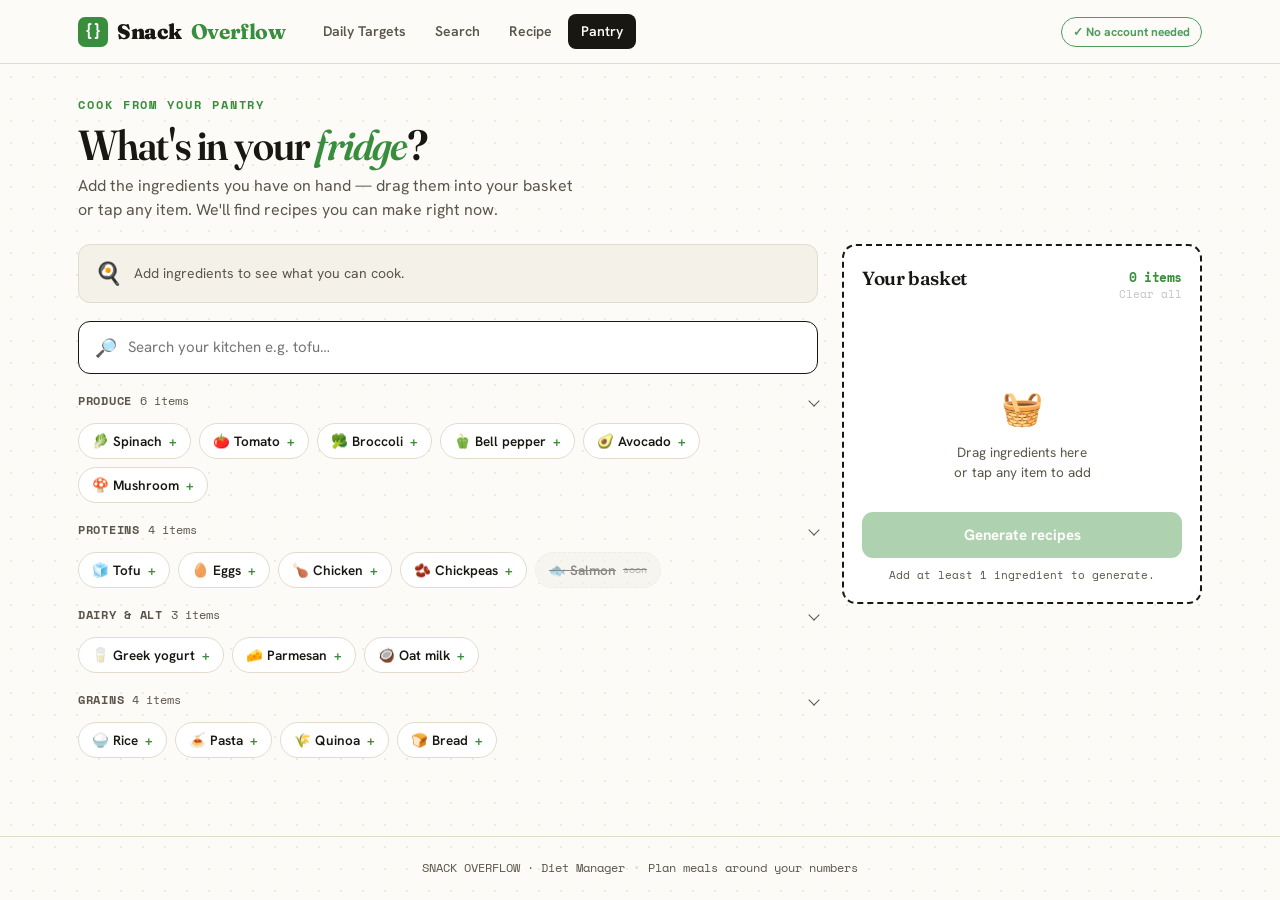
<file: pantry.html>
<!DOCTYPE html>
<html lang="en">
<head>
<meta charset="UTF-8">
<meta name="viewport" content="width=device-width, initial-scale=1.0">
<title>Pantry — Snack Overflow</title>
<link rel="preconnect" href="https://fonts.googleapis.com">
<link rel="preconnect" href="https://fonts.gstatic.com" crossorigin>
<link href="https://fonts.googleapis.com/css2?family=Fraunces:ital,opsz,wght@0,9..144,400..900;1,9..144,400..700&family=Hanken+Grotesk:wght@400;500;600;700;800&family=Space+Mono:wght@400;700&display=swap" rel="stylesheet">
<link rel="stylesheet" href="assets/styles.css">
</head>
<body data-page="pantry">
<a class="skip" href="#main">Skip to content</a>
<nav id="nav"></nav>

<div class="wrap">
<main id="main">
  <div class="pagehead">
    <span class="eyebrow">Cook From Your Pantry</span>
    <h1 class="sectit">What's in your <em>fridge</em>?</h1>
    <p class="sub">Add the ingredients you have on hand — drag them into your basket or tap any item. We'll find recipes you can make right now.</p>
  </div>

  <div class="pantry">
    <div>
      <div class="preview" id="preview" aria-live="polite">
        <span class="pv-ic" aria-hidden="true">🍳</span>
        <span class="pv-tx" id="previewTx"><span class="muted">Add ingredients to see what you can cook.</span></span>
      </div>

      <label class="sr-only" for="pantryq">Search your kitchen</label>
      <div class="searchbar" style="margin-bottom:18px"><span class="ico" aria-hidden="true">🔎</span><input id="pantryq" placeholder="Search your kitchen e.g. tofu…" oninput="filterPantry()"></div>

      <div id="shelves"></div>
    </div>

    <div class="basket" id="basket" ondragover="dragOver(event)" ondragleave="dragLeave(event)" ondrop="dropItem(event)">
      <h3>Your basket <span class="ct" id="bcount">0 items</span></h3>
      <div class="basket-tools"><button class="clear-btn" id="clearbtn" onclick="confirmClear()" disabled>Clear all</button></div>
      <div class="basketitems" id="basketitems" aria-live="polite"></div>
      <div class="ph" id="basketph"><div><span class="ic" aria-hidden="true">🧺</span>Drag ingredients here<br>or tap any item to add</div></div>
      <div class="basket-foot">
        <button class="btn persim" id="genbtn" style="width:100%;justify-content:center" disabled onclick="generate()">Generate recipes</button>
        <div class="gen-note" id="gennote">Add at least 1 ingredient to generate.</div>
      </div>
    </div>
  </div>
</main>
</div>

<footer id="foot"></footer>

<!-- CLEAR BASKET CONFIRM — blocking forcing function before a destructive action -->
<div class="overlay" id="clearOverlay" role="dialog" aria-modal="true" aria-labelledby="cleartitle">
  <div class="modal">
    <div class="modal-h"><h3 id="cleartitle">Clear your basket?</h3><button aria-label="Close" onclick="closeClearModal()">×</button></div>
    <div class="modal-b">
      <p class="lede" id="clearlede">This removes every ingredient from your basket. You'll need to re-add them from the shelves — this can't be undone.</p>
      <div style="display:flex;gap:10px;margin-top:6px">
        <button class="btn ghost" style="flex:1;justify-content:center" onclick="closeClearModal()">Cancel</button>
        <button class="btn persim" style="flex:1;justify-content:center" onclick="doClear()">Clear basket</button>
      </div>
    </div>
  </div>
</div>

<script src="assets/app.js"></script>
<script src="assets/data.js"></script>
<script src="assets/pantry.js"></script>
</body>
</html>
</file>
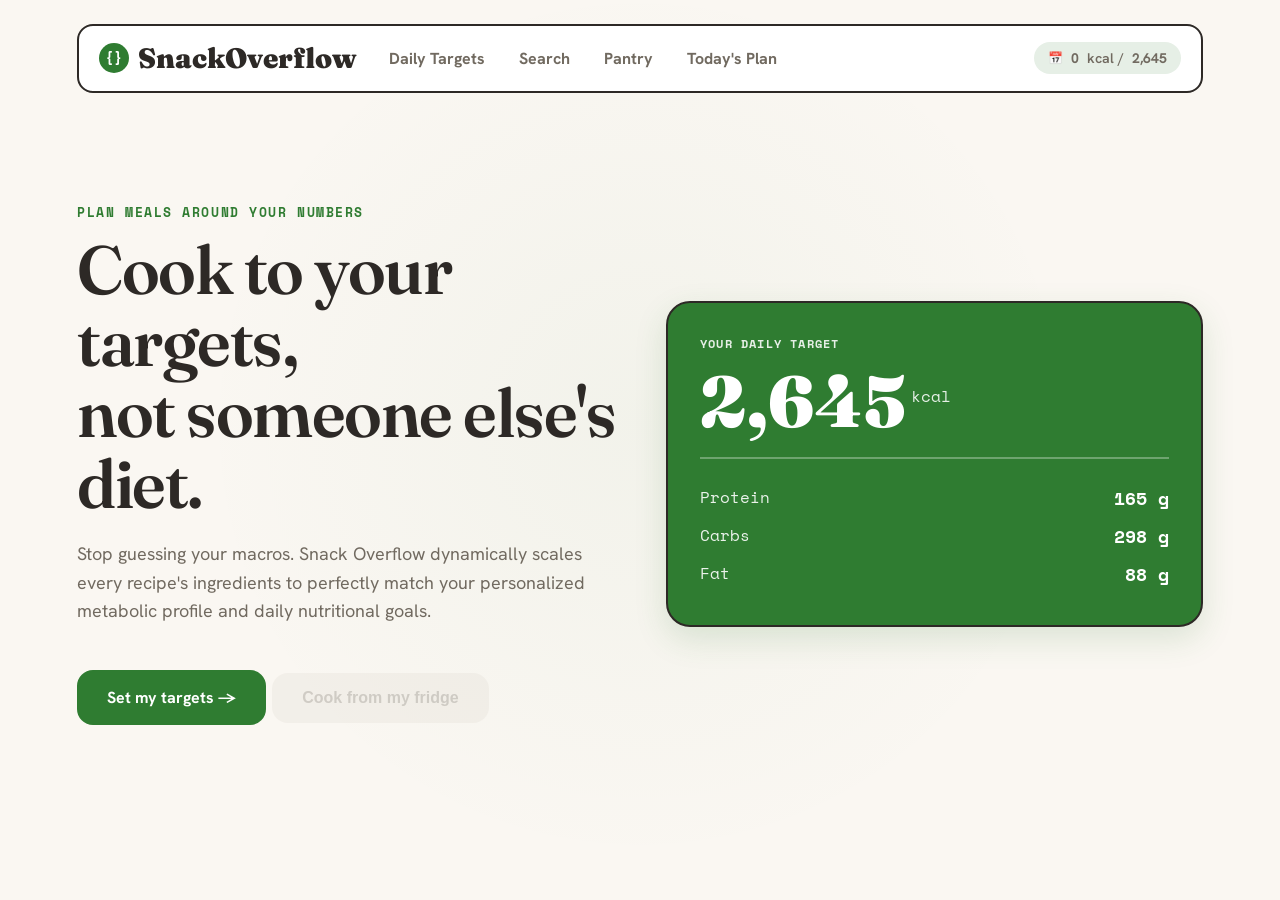
<file: Snack Overflow — High-Fidelity Prototype.html>
<!DOCTYPE html>
<html lang="en">
<head>
<meta charset="UTF-8">
<meta name="viewport" content="width=device-width, initial-scale=1.0">
<title>Snack Overflow — High-Fidelity Prototype</title>
<link rel="preconnect" href="https://fonts.googleapis.com">
<link rel="preconnect" href="https://fonts.gstatic.com" crossorigin>
<link href="https://fonts.googleapis.com/css2?family=Fraunces:ital,opsz,wght@0,9..144,400..900;1,9..144,400..700&family=Hanken+Grotesk:wght@400;500;600;700;800&family=Space+Mono:wght@400;700&display=swap" rel="stylesheet">
<style>
  :root{
    /* Modern Forest Green & Cream Palette */
    --paper: #FAF7F2; 
    --ink: #2D2926; 
    --soft: #716A60; 
    --soft2: #B3AEA5;
    --hair: #E8E5DF; 
    --fill: #F1ECE1; 
    --fill2: #E3DED5;
    --red: #C55342; 
    --green: #2F7C31;
    --green-light: #E6EFE6;
    
    --w1: 16px;
    --w2: 12px;
    --wp: 24px;
  }
  *{box-sizing:border-box;margin:0;padding:0}
  
 /* UPDATED: Removed the 80px bottom padding */
  body { font-family: 'Hanken Grotesk', sans-serif; color: var(--ink); background: var(--paper); line-height: 1.45; padding: 24px 0 0; scroll-behavior: smooth; }
  
  /* --- Edge-to-Edge Web App Layout --- */
  .wrap { width: 92%; max-width: 1440px; margin: 0 auto; padding: 0 26px; transition: width 0.3s ease; }
  
  /* --- Strict SPA Frame Logic --- */
  .frame { margin: 0; display: none !important; }
  .frame.active { display: block !important; animation: fadeIn 0.2s ease-out; }
  @keyframes fadeIn { from { opacity: 0; transform: translateY(10px); } to { opacity: 1; transform: translateY(0); } }

  /* --- Remove Fake Mockup Borders --- */
  .device { position: relative; background: transparent; border: none; border-radius: 0; box-shadow: none; }
  .pad { padding: 0; min-height: calc(100vh - 100px); display: flex; flex-direction: column; }
  
  /* ONLY apply vertical centering to the Homepage hero block */
  #frame-1 .pad > .nav + * { margin-top: auto; }
  #frame-1 .pad > :last-child { margin-bottom: auto; }

  .imgph{position:relative;background:#fff;border:2px solid var(--ink);border-radius:var(--w2)}
  .imgph::before,.imgph::after{content:"";position:absolute;inset:5px}
  .imgph::before{background:linear-gradient(to top right,transparent calc(50% - 1px),var(--fill2) 50%,transparent calc(50% + 1px))}
  .imgph::after{background:linear-gradient(to bottom right,transparent calc(50% - 1px),var(--fill2) 50%,transparent calc(50% + 1px))}

  /* Updated Navigation Bar Hierarchy */
  .nav { display: flex; align-items: center; gap: 18px; padding: 12px 20px; border: 2.5px solid var(--ink); border-radius: var(--w1); background: #fff; margin-bottom: 12px; }
  .nav .logo { font-family: 'Fraunces', serif; font-weight: 900; font-size: 28px; display: flex; align-items: center; gap: 9px; text-decoration: none; color: var(--ink); cursor: pointer; }
  .nav .mark { width: 30px; height: 30px; border-radius: 50%; background: var(--green); color: #fff; display: grid; place-items: center; font-family: 'Space Mono', monospace; font-weight: 700; font-size: 14px; }
  .nav .tabs { display: flex; gap: 6px; }
  .nav .t { font-size: 16px; font-weight: 700; color: var(--soft); padding: 8px 14px; border-radius: 10px; text-decoration: none; transition: 0.2s; cursor: pointer; }
  .nav .t.on { background: var(--fill); color: var(--green); }
  
  .nav-tracker {margin-left:auto; font-size:14px; font-weight:600; background:var(--green-light); color:var(--soft); padding:6px 14px; border-radius:20px; display:flex; align-items:center; gap:8px;}
  .nav-tracker .icon { font-size:12px; color:var(--green); }
  .nav-tracker span { font-weight:700; color:var(--soft); }

  .r-head-container { margin-bottom:14px; }
  .r-back { font-family:'Space Mono',monospace; font-size:14px; font-weight:700; color:var(--soft); cursor:pointer; display:inline-block; margin-bottom:16px; text-decoration:none; padding:4px 0; transition:0.2s;}
  .r-back:hover { color:var(--ink); }
  
  /* Modern Hero Header Style */
  .r-head-hero { border-radius: 16px; min-height: 280px; display: flex; align-items: flex-end; padding: 24px 30px; margin-bottom: 20px; background-size: cover; background-position: center; border: none; overflow: hidden; position: relative;}
  .hero-tags { display: flex; gap: 8px; margin-bottom: 12px; }
  .hero-tag { background: rgba(255,255,255,0.25); backdrop-filter: blur(8px); padding: 5px 14px; border-radius: 20px; font-size: 11.5px; font-weight: 600; color: #fff; text-shadow: 0 1px 2px rgba(0,0,0,0.2); }
  .hero-title { font-family: 'Hanken Grotesk', sans-serif; font-size: 34px; font-weight: 800; line-height: 1.1; margin-bottom: 12px; color: #fff; text-shadow: 0 2px 6px rgba(0,0,0,0.5); letter-spacing: -0.5px;}
  .hero-stats { display: flex; gap: 18px; font-size: 14px; font-weight: 500; color: rgba(255,255,255,0.95); text-shadow: 0 1px 2px rgba(0,0,0,0.4); flex-wrap:wrap; align-items: center;}
  .hero-stats span { display: flex; align-items: center; gap: 6px; }

  .cols{display:flex;gap:12px}.col{flex:1}
  .panel{border:2px solid var(--ink);border-radius:var(--w1);background:#fff;overflow:hidden; display:flex; flex-direction:column}
  .panel-h{display:flex;justify-content:space-between;align-items:center;padding:12px 16px;border-bottom:2px solid var(--ink)}
  .panel-h b{font-family:'Fraunces',serif;font-weight:800;font-size:18px}
  .panel-b{padding:16px; flex-grow:1}

  .lab{font-size:12px;font-weight:700;display:flex;justify-content:space-between;margin-bottom:6px; align-items:flex-end}
  .lab .v{font-family:'Space Mono',monospace;color:var(--soft)}
  
  .field{margin-bottom:16px; position:relative;}
  .err-msg { display:none; color:var(--red); font-family:'Space Mono',monospace; font-size:10px; margin-top:4px; position:absolute; bottom:-14px; left:0;}
  .has-error .stepper { border-color:var(--red) !important; background-color:#FEF2F2 !important;}
  .has-error input { color:var(--red) !important; }
  .has-error .err-msg { display:block; }
  
  .seg{display:flex;gap:5px;flex-wrap:wrap}
  .seg span{font-size:12px;font-weight:600;border:1.8px solid var(--ink);border-radius:8px;padding:6px 12px;background:#fff; cursor:pointer; user-select:none; transition:0.1s}
  .seg span.on{background:var(--ink);color:#fff; border-color:var(--ink);}
  
  .sys-us { display: none !important; }
  .sys-metric { display: flex !important; }
  body.mode-us .sys-us { display: flex !important; }
  body.mode-us .sys-metric { display: none !important; }
  body.mode-us .lbl-metric { display: none; }
  body.mode-us .lbl-us { display: inline; }
  body:not(.mode-us) .lbl-metric { display: inline; }
  body:not(.mode-us) .lbl-us { display: none; }

  .stepper{display:inline-flex;align-items:center;border:1.8px solid var(--ink);border-radius:8px;overflow:hidden; background:#fff; transition:0.2s}
  .stepper input { width:64px; text-align:center; border:none; outline:none; font-family:'Space Mono',monospace; font-size:13px; font-weight:700; color:var(--ink); -moz-appearance: textfield; background:transparent}
  .stepper input::-webkit-outer-spin-button, .stepper input::-webkit-inner-spin-button { -webkit-appearance: none; margin: 0; }
  .stepper i{width:28px;height:28px;display:grid;place-items:center;font-style:normal;font-weight:900; border-left:1.8px solid var(--ink);border-right:1.8px solid var(--ink);color:var(--ink); cursor:pointer; user-select:none; background:var(--paper)}
  .stepper i:active { background:var(--fill2) }
  .stepper i.minus { border-left:none; }
  .stepper i.plus { border-right:none; }
  
  .slider-row { display:flex; gap:10px; align-items:center; position:relative;}
  .interactive-slider { -webkit-appearance:none; width:100%; height:6px; background:var(--hair); border-radius:4px; outline:none; }
  .interactive-slider::-webkit-slider-thumb { -webkit-appearance:none; appearance:none; width:18px; height:18px; border:2.2px solid var(--ink); border-radius:50%; background:#fff; cursor:pointer; box-shadow:0 0 0 2px var(--paper) }
  .interactive-slider:active::-webkit-slider-thumb { background:var(--fill2); }

  .nf{border:2.5px solid var(--ink);border-radius:var(--w1);overflow:hidden;background:#fff}
  .nf .t{padding:12px 16px 10px}
  .nf .t .ti{font-family:'Fraunces',serif;font-weight:900;font-size:20px;line-height:1}
  .nf .t .me{font-family:'Space Mono',monospace;font-size:10.5px;color:var(--soft); margin-top:2px;}
  .nf .rxl{height:9px;background:var(--ink)}.nf .rl{height:4px;background:var(--ink)}
  .nf .cal{display:flex;justify-content:space-between;align-items:flex-end;padding:12px 16px}
  .nf .cal .l{font-size:13px;font-weight:800}
  .nf .cal .big{font-family:'Fraunces',serif;font-weight:900;font-size:48px;line-height:.85}
  .nf .cal .big sup{font-family:'Space Mono',monospace;font-size:11px;color:var(--soft)}
  .nf .rows{padding:6px 16px 16px}
  
  .nf .row{display:flex;justify-content:space-between;align-items:center;padding:14px 0;border-bottom:1.5px solid var(--hair)}
  .nf .row .nm{font-size:15px; font-weight:700;}
  .nf .row .nm span { color:var(--soft2); font-weight:500; font-size:12px; margin-left:6px; font-family:'Space Mono',monospace; }
  .nf .g{font-family:'Space Mono',monospace; font-size:18px; font-weight:800;}

  .split-row { display:flex; justify-content:space-between; align-items:center; padding:14px 0; border-bottom:1.5px solid var(--hair); font-size:14px; font-weight:500; color:var(--soft);}
  .split-row:last-child { border:none; padding-bottom:0;}
  .split-row b { font-family:'Space Mono',monospace; color:var(--ink); font-size:16px; font-weight:700;}

  .hero{display:flex;gap:16px;align-items:center}
  .hero .l{flex:1.1}
  .hero h3{font-family:'Fraunces',serif;font-weight:600;font-size:28px;line-height:1.02;margin:4px 0 8px}
  .hero .ey{font-family:'Space Mono',monospace;font-size:10.5px;letter-spacing:.12em;text-transform:uppercase;color:var(--soft)}
  .hero p { color:var(--soft); font-size:15px; margin: 12px 0 24px; max-width: 85%; line-height:1.5;}
  
  .btnsk{display:inline-block;border:2px solid var(--ink);border-radius:12px;padding:10px 18px;font-size:13px;font-weight:700;background:#fff;margin:8px 6px 0 0;cursor:pointer;text-align:center; transition: all 0.1s; text-decoration:none; color:var(--ink)}
  .btnsk:active:not(:disabled) { transform: scale(0.97); }
  .btnsk.fill{background:var(--green);color:#fff; border-color:var(--green);}
  .btnsk:disabled { opacity: 0.3; cursor: not-allowed; border-style: dashed; background: var(--fill2) !important; color: var(--soft) !important; border-color:var(--fill2) !important; }
  
  .herocard{flex:.9;border:2.5px solid var(--ink);border-radius:var(--w2);padding:16px;background:var(--green); color:#fff;}
  .herocard .cap{font-family:'Space Mono',monospace;font-size:9.5px;letter-spacing:.1em;text-transform:uppercase;color:#E6EFE6; margin-bottom:4px;}
  .herocard .big{font-family:'Fraunces',serif;font-weight:900;font-size:38px;line-height:1}
  .herocard .big sup{font-family:'Space Mono',monospace;font-size:10px;color:#E6EFE6; font-weight:400;}
  .herocard .hr{height:2px;background:rgba(255,255,255,0.2);margin:12px 0}
  .herocard .mrow{display:flex;justify-content:space-between;font-family:'Space Mono',monospace;font-size:12px;padding:4px 0; align-items:center}
  
  .facet{margin-bottom:14px}
  .facet h4{font-family:'Space Mono',monospace;font-size:10.5px;text-transform:uppercase;color:var(--soft);margin-bottom:7px}
  .chips{display:flex;gap:6px;flex-wrap:wrap}
  .chip{font-size:12px;font-weight:600;border:1.8px solid var(--ink);border-radius:var(--wp);padding:6px 12px;background:#fff;display:inline-flex;gap:5px;align-items:center; cursor:pointer; transition: 0.1s;}
  .chip.on{background:var(--ink);color:#fff}
  
  .searchbar{display:flex;align-items:center;gap:10px;border:2px solid var(--ink);border-radius:12px;padding:12px 14px;background:#fff;font-size:14px;color:var(--soft2); flex:1;}
  .searchbar input {border:none; outline:none; font-family:'Space Mono', monospace; font-size:14px; color:var(--ink); width:100%; background:transparent;}
  .searchbar input::placeholder {color:var(--soft2);}

  .resbar{display:flex;justify-content:space-between;align-items:center;margin:12px 2px;font-family:'Space Mono',monospace;font-size:11.5px;color:var(--soft)}
  .resbar b{color:var(--ink)}

  /* UPDATED: Removed max-height so recipes flow down the page */
  .recipe-grid-container { padding-bottom:40px; }
  .cards{display:grid;grid-template-columns:repeat(3,1fr);gap:10px}
  
  .card{border:2px solid var(--ink);border-radius:var(--w1);overflow:hidden;background:#fff; cursor:pointer; text-decoration:none; display:block; color:var(--ink); transition:0.2s;}
  .card:active { transform: scale(0.98); }
  .card .im{height:60px;border-bottom:2px solid var(--ink); position:relative;}
  .card .im span { position:absolute; bottom:6px; right:6px; font-size:9.5px; background:var(--ink); color:#fff; font-family:'Space Mono', monospace; padding:3px 8px; border-radius:6px; font-weight:700;}
  .card .cc{padding:10px}
  .card .cc .name {font-size:13px; font-weight:700; white-space: nowrap; overflow: hidden; text-overflow: ellipsis; line-height:1.2; margin-bottom:5px;}
  .card .cc .k{font-family:'Space Mono',monospace;font-size:11px;color:var(--soft);}

  .scroll-panel { max-height: 380px; overflow-y: auto; -ms-overflow-style: none; scrollbar-width: none; padding-right:4px;}
  .scroll-panel::-webkit-scrollbar { display: none; }

  .ing-wrap { border-bottom: 1.5px solid var(--hair); padding: 14px 0;}
  .ing { display:flex; align-items:center; gap:12px; font-size:15px; }
  .ing .nm { flex:1; font-weight:700;}
  .ing .nm small { display:block; font-weight:500; color:var(--soft); font-size:12.5px; margin-top:2px;}
  .ing .kc { font-family:'Space Mono',monospace; font-size:14.5px; font-weight:600; color:var(--ink); text-align:right;}
  
  .swap{font-size:11.5px;font-weight:700;border:1.8px solid var(--ink);border-radius:8px;padding:6px 12px;background:#fff;cursor:pointer;user-select:none;display:inline-flex;align-items:center;gap:4px; transition:0.1s;}
  .swap:hover { background:var(--fill); }
  .swap.selected-active{background:var(--ink);color:#fff}
  .swap.inactive { cursor: default; border-color:var(--m3); color:var(--m2); }
  .swap.inactive:hover { background:#fff; }
  
  .swap-dropdown { display:none; border: 2px solid var(--green); border-radius: 12px; padding: 12px; margin-top: 12px; background: #fff; }
  .inline-alt { display:flex; justify-content:space-between; align-items:center; padding:10px 12px; border-radius:8px; background:var(--fill); cursor:pointer; margin-bottom:6px; transition:0.1s; border: 2px solid transparent; }
  .inline-alt:hover { border-color:var(--green); }
  .inline-alt:last-child { margin-bottom:0; }
  .inline-alt .nm b { font-size:13.5px; color:var(--ink); }
  .inline-alt .nm span { font-family:'Space Mono',monospace; font-size:11.5px; color:var(--soft); margin-left:4px;}
  .inline-alt .nm small { display:block; font-family:'Space Mono',monospace; font-size:9.5px; color:var(--soft2); margin-top:3px;}
  .inline-alt .amt b { font-size:13px; font-family:'Space Mono',monospace; color:var(--ink);}
  .inline-alt .amt small { display:block; font-family:'Space Mono',monospace; font-size:9.5px; color:var(--soft); margin-top:3px;}

  .plan-card { border:1px solid var(--hair); border-radius:16px; padding:20px; margin-bottom:12px; background:#fff; box-shadow: 0 4px 12px rgba(0,0,0,0.03);}
  .plan-card h4 { font-family:'Fraunces', serif; font-size:18px; font-weight:800; margin-bottom:4px;}
  .plan-card p { font-size:12px; color:var(--soft); margin-bottom:14px; }
  .meal-grid { display:grid; grid-template-columns: 1fr 1fr; gap:8px; margin-bottom:14px;}
  .meal-slot { border:1.8px solid var(--hair); border-radius:10px; padding:10px 12px; cursor:pointer; transition:0.2s;}
  .meal-slot b { font-size:13px; display:block; margin-bottom:2px;}
  .meal-slot small { font-family:'Space Mono',monospace; font-size:10px; color:var(--soft);}
  .meal-slot:hover { border-color:var(--m3); }
  .meal-slot.active { border-color:var(--green); background:var(--green-light); }
  .meal-slot.active b { color:var(--green); }
  
  .recipe-cal-pill { padding: 2px 6px; border-radius: 4px; font-weight: 700; transition: background-color 0.2s, color 0.2s; display:inline-block; font-family:'Space Mono', monospace; font-size: 10.5px;}
  .recipe-cal-pill.safe { background: var(--green-light); color: var(--green); }
  .recipe-cal-pill.over-budget { background: #FCE8E8; color: var(--red); }
  
  .side-meal-pill { background: var(--paper); border-radius: 12px; padding: 12px 16px; margin-bottom: 8px; display:flex; justify-content:space-between; align-items:center; }
  .side-meal-pill:last-child { margin-bottom: 0; }
  
  .target-banner { background: var(--green-light); border-radius: 12px; padding: 14px 18px; display: flex; justify-content: space-between; align-items: center; margin-bottom: 20px; border:1.5px solid var(--green);}
  
  .shelf{margin-bottom:11px}
  .shelf h4{font-family:'Space Mono',monospace;font-size:10.5px;color:var(--ink);margin-bottom:6px; cursor:pointer; display:flex; justify-content:space-between; align-items:center; user-select:none; padding:4px; border-radius:4px;}
  .shelf h4:hover { background: var(--fill); }
  .shelf .chevron { transition: transform 0.2s; font-size:14px; }
  .shelf.collapsed .items { display: none; }
  .shelf.collapsed .chevron { transform: rotate(-90deg); }

  .pantry-item-chip { font-size: 14px; font-weight: 700; border: 1.5px solid var(--hair); border-radius: 24px; padding: 8px 16px; background: #fff; display: inline-flex; gap: 6px; align-items: center; margin: 0 8px 12px 0; cursor: pointer; color: var(--ink); transition: 0.2s; user-select: none;}
  .pantry-item-chip:hover { border-color: var(--soft2); }
  .pantry-item-chip.on { border-color: var(--green); background: var(--green-light); color: var(--green); }
  .pantry-item-chip .p { color: var(--soft2); font-weight: 400; display: inline-block; width: 12px; text-align: center; transition: none; }
  .pantry-item-chip.on .p { color: var(--green); font-weight: 700; }

  .basket-chip { font-size: 14px; font-weight: 700; background: transparent; border: 1.5px solid var(--ink); border-radius: 24px; padding: 6px 14px; display: inline-flex; gap: 6px; align-items: center; cursor: pointer; color: var(--ink); height: fit-content; user-select: none; transition: 0.1s;}
  .basket-chip:hover { background: var(--red); color: #fff; border-color: var(--red); }
  .basket-chip:hover span { color: #fff !important; }

  .gen-btn-container{margin-top:auto}
  .ph-note{font-family:'Space Mono',monospace;font-size:10.5px;color:var(--soft2);text-align:center;margin-top:8px}

  .match{position:relative;display:flex;gap:16px;align-items:center;border:2.5px solid var(--ink);border-radius:var(--w1);background:#fff;padding:16px}
  .match .mi{width:90px;height:90px;flex:none}
  .match .h{font-family:'Fraunces',serif;font-weight:800;font-size:22px;}
  .meter{height:8px;background:var(--fill2);border-radius:5px;overflow:hidden;margin:10px 0 8px}
  .meter i{display:block;height:100%;width:83%;background:var(--ink)}
  .have{font-family:'Space Mono',monospace;font-size:11px;font-weight:700;border:1.8px solid;border-radius:6px;padding:4px 8px;margin:0 5px 5px 0;display:inline-block}
  .have.y{border-color:var(--green);color:var(--green)}.have.n{border-color:var(--soft2);color:var(--soft2)}
  
  .discovery-badge { background: #D1FAE5; color: var(--green); padding: 8px 12px; border-radius: 8px; border: 1.5px dashed var(--green); font-family: 'Space Mono', monospace; font-size: 10.5px; font-weight: 700; display: inline-block; margin-top: 14px; }
  
  .recipe-section-title { font-family:'Fraunces',serif; font-size: 22px; margin: 24px 0 16px; border-bottom: 2px solid var(--ink); padding-bottom: 8px; font-weight:800; }
  
  .show-full-recipe{text-align:center;font-weight:800;font-size:15px;margin-top:20px;cursor:pointer;display:block;color:var(--ink); text-decoration:none;}

  .step { padding: 18px 0; border-bottom: 1.5px solid var(--hair); display:flex; gap:18px; align-items:flex-start; font-size: 15.5px; line-height: 1.6; color:var(--ink);}
  .step b { font-family: 'Space Mono', monospace; font-size: 16px; color: var(--ink); flex:none; margin-top:2px; }
  .step p {margin:0;}

  .btn-plan-action:disabled { background: var(--fill2) !important; color: var(--soft) !important; border-color: var(--fill2) !important; cursor: not-allowed; opacity: 1; }

  .f9-header { font-family:'Fraunces',serif; font-size:34px; font-weight:900; line-height:1;}
  .f9-date { font-size:14px; color:var(--soft); margin-top:6px; margin-bottom:24px;}
  
  .f9-empty-banner { background: var(--paper); border: 1.5px solid var(--hair); border-radius: var(--w1); padding:24px; display:flex; justify-content:space-between; align-items:center; margin-bottom:24px;}
  .f9-empty-banner p { color:var(--soft); font-size:14px; margin-top:4px;}
  
  .f9-filled-banner { background: var(--green); border-radius: var(--w1); padding:24px; color:#fff; display:none; justify-content:space-between; align-items:stretch; margin-bottom:24px;}
  
  .f9-grid { display:grid; grid-template-columns: 1fr 1fr; gap:16px; margin-bottom:24px;}
  
  .f9-slot { background: transparent; border: 2px dashed var(--soft2); border-radius: var(--w1); min-height: 140px; display: flex; flex-direction: column; justify-content: flex-start; align-items: flex-start; overflow: hidden; }
  .f9-slot-head { display: flex; justify-content: space-between; align-items: center; margin: 0; padding: 14px 20px; width: 100%; border-bottom: 2px dashed var(--soft2); background: transparent; }
  .f9-slot-head b { font-size:15px; display:flex; align-items:center; gap:6px; color:var(--ink);}
  .f9-slot-head small { font-family:'Space Mono', monospace; font-size:12px; color:var(--soft);}
  .f9-add-btn { text-align:center; color:var(--soft); font-size:14px; font-weight:600; cursor:pointer; flex:1; display:flex; align-items:center; justify-content:center; width:100%; transition:0.2s;}
  .f9-add-btn:hover { color:var(--ink); background:var(--fill); }

  .f9-slot.filled { background:#fff; border:1px solid var(--hair); box-shadow: 0 4px 12px rgba(0,0,0,0.02);}
  .f9-trash-btn { cursor:pointer; transition:0.2s; }
  .f9-trash-btn:hover { transform:scale(1.1); }

  .table { width:100%; border-collapse: collapse; font-size:14.5px; background:#fff; border:1px solid var(--hair); border-radius:12px; overflow:hidden;}
  .table th { text-align:right; font-family:'Space Mono',monospace; font-size:11px; color:var(--soft); font-weight:600; padding:18px 18px 12px; border-bottom:1.5px solid var(--hair);}
  .table th:first-child { text-align:left; }
  .table td { text-align:right; font-family:'Space Mono',monospace; padding:18px; border-bottom:1.5px solid var(--hair); color:var(--soft);}
  .table td:first-child { text-align:left; font-family:'Hanken Grotesk',sans-serif; color:var(--ink); font-weight:600;}

  .spinner-anim { animation: spin 1.2s linear infinite; display:inline-block; } 
  @keyframes spin { 100% { transform: rotate(360deg); } }

  /* ========================================= */
  /* HOMEPAGE (FRAME 1) SPECIFIC UPSCALING     */
  /* ========================================= */
  
  /* 1. Subtle Ambient Background Glow */
  #frame-1 { position: relative; z-index: 1; }
  #frame-1::before {
      content: "";
      position: absolute;
      top: 50%;
      left: 50%;
      width: 70vw;
      height: 70vw;
      max-width: 1000px;
      max-height: 1000px;
      background: radial-gradient(circle, rgba(47, 124, 49, 0.04) 0%, rgba(241, 236, 225, 0) 70%);
      transform: translate(-50%, -50%);
      z-index: -1;
      animation: ambientPulse 8s infinite alternate ease-in-out;
      pointer-events: none;
  }
  @keyframes ambientPulse {
      0% { transform: translate(-50%, -50%) scale(1); opacity: 0.5; }
      100% { transform: translate(-50%, -50%) scale(1.15); opacity: 1; }
  }

  /* 2. Massive Typography Scaling */
  #frame-1 .hero h3 { font-size: 68px; letter-spacing: -1.5px; margin-bottom: 20px; line-height: 1.05; }
  #frame-1 .hero p { font-size: 18px; line-height: 1.6; margin-bottom: 36px; max-width: 90%; color: var(--soft); }
  #frame-1 .ey { font-size: 13px; margin-bottom: 12px; font-weight: 700; color: var(--green); }
  
  /* Upscaled Buttons */
  #frame-1 .btnsk { font-size: 16px; padding: 14px 28px; border-radius: 16px; }

  /* 3. Upscaled Daily Target Card */
  #frame-1 .herocard { padding: 32px; border-radius: 24px; box-shadow: 0 12px 32px rgba(47, 124, 49, 0.15); }
  #frame-1 .herocard .cap { font-size: 12px; margin-bottom: 12px; font-weight: 700; }
  #frame-1 .herocard .big { font-size: 72px; margin-bottom: 8px; }
  #frame-1 .herocard .big sup { font-size: 16px; margin-left: 4px; }
  #frame-1 .herocard .hr { margin: 20px 0; background: rgba(255,255,255,0.3); }
  #frame-1 .herocard .mrow { font-size: 16px; padding: 6px 0; }
  #frame-1 .herocard .mrow span { opacity: 0.9; }
  #frame-1 .herocard .mrow b { font-size: 18px; }

  /* ========================================= */
  /* DAILY TARGETS (FRAME 2) REFINED SIZING    */
  /* ========================================= */

  /* 1. Tighter Form Panel & Reduced Spacing to prevent scroll */
  #frame-2 .panel-b { padding: 20px 24px; }
  #frame-2 .field { margin-bottom: 20px; }
  
  /* 2. Larger Labels & Headers */
  #frame-2 .panel-h b { font-size: 24px; }
  #frame-2 .lab { font-size: 16px; font-weight: 800; margin-bottom: 8px; }
  #frame-2 .lab .v { font-size: 13px; font-weight: 600; }
  
  /* 3. Interactive Controls (Balanced) */
  #frame-2 .stepper input { font-size: 18px; width: 80px; }
  #frame-2 .stepper i { width: 36px; height: 36px; font-size: 20px; }
  #frame-2 .seg span { font-size: 15px; padding: 8px 16px; }
  #frame-2 .slider-row { gap: 16px; margin-top: 6px; }
  #frame-2 .interactive-slider::-webkit-slider-thumb { width: 24px; height: 24px; }

  /* 4. Nutrition Panel - Larger Headers, Smaller Calories, Tighter Rows */
  #frame-2 .nf .t { padding-top: 16px; padding-bottom: 8px !important; margin-bottom: 4px !important; border-bottom-width: 4px !important; }
  #frame-2 .nf .t .ti { font-size: 26px; }
  #frame-2 .nf .t .me { font-size: 12px; }
  
  #frame-2 .nf .cal { padding: 8px 20px 4px !important; }
  #frame-2 .nf .cal .l { font-size: 18px; font-weight: 800; color: var(--ink); }
  #frame-2 .nf .cal .big { font-size: 48px !important; } /* Decreased Calorie Number */
  #frame-2 .nf .cal .big sup { font-size: 14px; }
  
  #frame-2 .nf .rows { padding: 4px 20px 12px; }
  #frame-2 .nf .row { padding: 12px 0; }
  #frame-2 .nf .row .nm { font-size: 17px; font-weight: 800; color: var(--ink); }
  #frame-2 .nf .row .nm span { font-size: 13px; font-weight: 600; }
  #frame-2 .nf .g { font-size: 20px; }

  /* 5. Suggested Meal Split - Larger Labels, Tighter Rows */
  #frame-2 .panel-h { padding: 16px 20px; font-size: 20px; }
  #frame-2 .split-row { padding: 12px 0; }
  #frame-2 .split-row span { font-size: 16px; font-weight: 700; color: var(--ink); }
  #frame-2 .split-row b { font-size: 18px; }
  
  /* 6. Action Buttons Container */
  #frame-2 .btnsk.fill { font-size: 15px; padding: 12px; border-radius: 12px; margin-top: 0; }

  /* ========================================= */
  /* SEARCH (FRAME 3) UPSCALING                */
  /* ========================================= */
  
  /* Target Banner */
  #frame-3 .target-banner { padding: 20px 24px; border-radius: 16px; margin-bottom: 36px; }
  #frame-3 .target-banner div { font-size: 18px; }
  #frame-3 .target-banner span.sync-cals-str { font-size: 18px; }
  #frame-3 .target-banner .btnsk { font-size: 14px; padding: 10px 18px; border-radius: 12px; }

  /* Facets / Sidebar */
  #frame-3 .facet { margin-bottom: 32px; }
  #frame-3 .facet h4 { font-size: 14px; letter-spacing: 0.05em; margin-bottom: 14px; font-weight: 800; color: var(--ink); }
  #frame-3 .chip { font-size: 14px; padding: 10px 18px; border-radius: 24px; }
  
  /* Max Calories Slider */
  #frame-3 .stepper input { font-size: 18px; width: 70px; }
  #frame-3 .stepper i { width: 34px; height: 34px; font-size: 20px; }
  #frame-3 .interactive-slider::-webkit-slider-thumb { width: 24px; height: 24px; border-width: 2.5px; }
  
  /* Search Bar & Sorting */
  #frame-3 .searchbar { padding: 18px 24px; border-radius: 16px; font-size: 16px; }
  #frame-3 .searchbar svg { width: 20px; height: 20px; }
  #frame-3 .searchbar input { font-size: 16px; }
/* Upgraded Custom Sort Dropdown */
  #recipe-sort { 
      font-family: 'Space Mono', monospace; 
      font-weight: 700; 
      font-size: 15px; 
      color: var(--ink);
      background: #fff; 
      padding: 0 20px; 
      height: 64px; 
      border-radius: 12px; 
      border: 2px solid var(--ink); 
      cursor: pointer; 
      outline: none; 
      transition: all 0.2s ease;
      box-shadow: 0 2px 6px rgba(0,0,0,0.02);
      flex: none;
      width: 170px;
  }
  
  #recipe-sort:hover { 
      background: var(--paper); 
      border-color: var(--green); 
  }  
  /* Results Bar */
  #frame-3 .resbar { margin: 28px 2px 20px; font-size: 14px; }
  #frame-3 .active-filter-chip { font-size: 12px !important; padding: 6px 12px !important; }

  /* Recipe Cards (Fixing the squished 60px images!) */
  #frame-3 .cards { gap: 24px; grid-template-columns: repeat(3, 1fr); }
  #frame-3 .card { border-radius: 20px; border-width: 2px; }
  #frame-3 .card .im { height: 180px; border-bottom-width: 2px; } 
  #frame-3 .card .im span { font-size: 12px; padding: 6px 12px; bottom: 12px; right: 12px; border-radius: 8px; }
  #frame-3 .card .cc { padding: 20px; }
  #frame-3 .card .cc .name { font-size: 18px; margin-bottom: 8px; font-weight: 800; }
  #frame-3 .card .cc .k { font-size: 15px; }

  
  /*  INDEPENDENT SCROLL PANES */

  /* 1. Turn the Search Index into a locked, full-screen flex container */
  #search-index {
      display: flex;
      flex-direction: column;
      height: calc(100vh - 90px); /* Locks perfectly to viewport, leaving room for nav */
      overflow: hidden;
  }

  /* Protect the top banner and back button from squishing */
  #search-index .r-head-container,
  #search-index .target-banner { 
      flex: none; 
  }

  /* 2. Make columns fill the exact remaining space */
  #search-index .cols {
      display: flex;
      flex: 1;
      overflow: hidden; /* Prevents bleeding out the bottom */
      gap: 40px;
      align-items: stretch;
  }

  /* 3. Left Panel (Filters): Independent Scroll */
  #search-index .cols > .col:first-child {
      border-right: 2px solid var(--hair);
      padding-right: 36px;
      height: 100%;
      overflow-y: auto;
      padding-bottom: 80px; /* Breathing room at bottom */
      
      /* Hide ugly scrollbars */
      -ms-overflow-style: none;
      scrollbar-width: none;
  }
  #search-index .cols > .col:first-child::-webkit-scrollbar { display: none; }

  /* 4. Right Panel (Recipes): Flex Container */
  #search-index .cols > .col:last-child {
      display: flex;
      flex-direction: column;
      height: 100%;
      overflow: hidden;
  }

  /* Protect Search Bar & Results Info from squishing */
  #search-index .cols > .col:last-child > div:not(.recipe-grid-container) {
      flex: none; 
  }

  /* 5. The Recipe Grid: Independent Scroll */
  #search-index .recipe-grid-container {
      flex: 1;
      overflow-y: auto;
      padding-bottom: 80px; /* Breathing room at bottom */
      
      /* Hide ugly scrollbars */
      -ms-overflow-style: none;
      scrollbar-width: none;
  }
  #search-index .recipe-grid-container::-webkit-scrollbar { display: none; }

  /* ========================================= */
  /* RECIPE DETAIL UPSCALING                   */
  /* ========================================= */

  /* 1. Massive Hero Banner */
  .r-head-hero { min-height: 380px; padding: 32px 40px; border-radius: 24px; }
  .hero-title { font-size: 46px; margin-bottom: 16px; letter-spacing: -1px; }
  .hero-tags .hero-tag { font-size: 13px; padding: 6px 16px; border-radius: 24px; }
  .hero-stats { font-size: 16px; gap: 24px; }
  .hero-stats svg { width: 18px; height: 18px; }

  /* 2. Upscaled Ingredients Panel */
  #sp-unexpanded-layout .panel-h b, #tf-unexpanded-layout .panel-h b { font-size: 24px; }
  #sp-unexpanded-layout .panel-h, #tf-unexpanded-layout .panel-h { padding: 20px 28px; }
  #sp-unexpanded-layout .panel-b, #tf-unexpanded-layout .panel-b { padding: 0 28px; }
  
  .ing-wrap { padding: 20px 0; }
  .ing { font-size: 16px; }
  .ing .nm small { font-size: 14px; margin-top: 4px; }
  .ing .kc { font-size: 15px; }
  
  /* Upscaled Swap Buttons */
  .swap { font-size: 13px; padding: 8px 16px; border-radius: 10px; }
  .swap svg { width: 14px; height: 14px; }
  .show-full-recipe { font-size: 18px; margin-top: 24px; }

  /* 3. Larger Instructions Typography */
  .recipe-section-title { 
      font-size: 28px; 
      margin: 24px 0 16px !important; /* Tightened top and bottom margins */
      padding-bottom: 12px; 
  }  
  .step { 
      padding: 15px 0 !important; /* Decreased from 24px to 12px */
      font-size: 18px; 
      gap: 24px; 
  }
  .step b { font-size: 20px; }

  /* 4. Upscaled Side Panels (Right Column) */
  .plan-card { padding: 28px; border-radius: 20px; }
  .plan-card h4 { font-size: 22px; margin-bottom: 8px; }
  .plan-card p { font-size: 15px; margin-bottom: 24px; }
  
  /* Meal Slots */
  .meal-grid { gap: 12px; margin-bottom: 24px; }
  .meal-slot { padding: 16px; border-radius: 14px; }
  .meal-slot b { font-size: 16px; margin-bottom: 4px; }
  .meal-slot small { font-size: 12px; }
  
  /* Giant CTA Button */
  .btn-plan-action { font-size: 16px !important; padding: 16px !important; border-radius: 14px; margin-top: 12px; }
  
  /* Today's Meal Plan Side Pills */
  .side-meal-pill { padding: 18px 22px; border-radius: 16px; margin-bottom: 12px; }
  .side-meal-pill span[style*="font-size:18px"] { font-size: 24px !important; }
  .side-meal-name { font-size: 15px !important; }
  .side-meal-time { font-size: 12px !important; margin-top: 4px !important; }
  .side-meal-cal { font-size: 14px !important; }

  /* 5. Force US/Metric Toggle to Upscale (Overriding inline styles) */
  #sp-unexpanded-layout .global-unit-toggle,
  #tf-unexpanded-layout .global-unit-toggle {
      transform: scale(1) !important; 
      margin: 0 !important;
  }
  #sp-unexpanded-layout .global-unit-toggle span,
  #tf-unexpanded-layout .global-unit-toggle span {
      font-size: 12px !important;
      padding: 6px 14px !important;
  }

  /* 6. Ingredient Partial Cutoff (Shows the edge of the next item) */
  .scroll-panel {
      /* Adjusted height so it cleanly cuts off mid-item on the 4th ingredient */
      max-height: 385px !important; 
      overflow-y: auto !important;
      /* Remove any leftover fade masks */
      -webkit-mask-image: none !important;
      mask-image: none !important;
  }

  /* Capped & Scrollable Instructions Section */
  #sp-view-ins, #tf-view-ins {
      max-height: 310px;
      overflow-y: auto;
      padding-right: 6px;
      /* Hide scrollbar for a clean, app-like look */
      -ms-overflow-style: none;
      scrollbar-width: none;
  }
  #sp-view-ins::-webkit-scrollbar, 
  #tf-view-ins::-webkit-scrollbar { 
      display: none; 
  }

  /* ========================================= */
  /* PANTRY (FRAME 5) UPSCALING & SPLIT-PANE   */
  /* ========================================= */

  .pantry-kicker { 
      font-size: 14px !important; 
      font-family: 'Space Mono', monospace; 
      letter-spacing: 0.12em; 
      text-transform: uppercase; 
      color: var(--green); 
      margin-bottom: 8px; 
      font-weight: 700; 
  }

  /* 1. Lock Pantry Index to Viewport Height (App Layout) */
  #pantry-index {
      display: flex;
      flex-direction: column;
      height: calc(100vh - 90px);
      overflow: hidden;
  }
  #pantry-index .r-head-container {
      flex: none;
  }

  /* 2. Header Section Styling */
  #pantry-index > div:nth-child(2) {
      flex: none;
      margin-bottom: 20px !important;
  }
  #pantry-index h2 { font-size: 38px !important; }
  #pantry-index p { font-size: 16px !important; max-width: 80% !important; }
  #pantry-index .searchbar { padding: 16px 24px !important; border-radius: 16px !important; font-size: 16px !important; }
  #pantry-index .searchbar input { font-size: 16px !important; }

  /* 3. Columns Layout & Independent Scrolling */
  #pantry-index .cols {
      display: flex;
      flex: 1;
      overflow: hidden;
      gap: 40px;
      align-items: stretch;
  }

  /* Left Column (Shelves): Internal Scroll */
  #pantry-index .cols > .col:first-child {
      flex: 1.3;
      height: 100%;
      overflow-y: auto;
      padding-right: 20px;
      padding-bottom: 60px;
      -ms-overflow-style: none;
      scrollbar-width: none;
  }
  #pantry-index .cols > .col:first-child::-webkit-scrollbar { display: none; }

  /* Upscaled Pantry Shelves & Chips */
  .shelf h4.pantry-shelf-title { font-size: 13px !important; font-weight: 800 !important; padding: 8px 12px !important; border-radius: 8px !important; }
  .pantry-item-chip { font-size: 15px !important; padding: 10px 18px !important; border-radius: 24px !important; border-width: 2px !important; }

  /* 4. Right Column (Your Basket): Solid Border & Sticky Container */
  #pantry-index .cols > .col:last-child {
      flex: 0.9;
      height: 100%;
      overflow-y: auto;
      padding-bottom: 60px;
      -ms-overflow-style: none;
      scrollbar-width: none;
  }
  #pantry-index .cols > .col:last-child::-webkit-scrollbar { display: none; }

  /* Convert dashed wireframe into a gorgeous solid panel */
  .basket-box {
      border: 2.5px solid var(--ink) !important; 
      border-radius: 20px !important;
      background: #fff !important; /* Solid clean background */
      box-shadow: 0 8px 24px rgba(0,0,0,0.03);
      padding: 28px !important;
      position: sticky;
      top: 0;
  }
  .basket-box .bh { font-size: 22px !important; font-family: 'Fraunces', serif !important; font-weight: 800 !important; }
  .basket-chip { font-size: 14px !important; padding: 8px 16px !important; border-radius: 20px !important; border-width: 2px !important; }
  #pantry-generate-btn { font-size: 16px !important; padding: 16px !important; border-radius: 14px !important; }
</style>
</head>
<body class="mode-us">
<div class="wrap">
  
  <div class="frame" id="frame-1">
    <div class="device">
      <div class="pad">
        <div class="nav">
          <a href="#frame-1" class="logo nav-btn"><span class="mark">{}</span>SnackOverflow</a>
          <div class="tabs"><a href="#frame-2" class="t nav-btn">Daily Targets</a><a href="#frame-3" class="t nav-btn" onclick="hideRecipeDetail();">Search</a><a href="#frame-5" class="t nav-btn">Pantry</a><a href="#frame-9" class="t nav-btn">Today's Plan</a></div>
          <div class="nav-tracker"><span class="icon">📅</span> <span id="global-consumed-top">0</span> kcal / <span class="sync-cals-nav">2,678</span></div>
        </div>
        <div class="hero">
          <div class="l">
            <div class="ey">Plan meals around your numbers</div>
            <h3>Cook to your targets,<br>not someone else's diet.</h3>
            
            <p>Stop guessing your macros. Snack Overflow dynamically scales every recipe's ingredients to perfectly match your personalized metabolic profile and daily nutritional goals.</p>
            
            <div><a href="#frame-2" class="btnsk fill nav-btn">Set my targets →</a><button class="btnsk" disabled>Cook from my fridge</button></div>
          </div>
          <div class="herocard">
            <div class="cap">Your daily target</div>
            <div class="big sync-cals">2,678<sup>kcal</sup></div>
            <div class="hr"></div>
            <div class="mrow"><span>Protein</span><b class="sync-p-val">138 g</b></div>
            <div class="mrow"><span>Carbs</span><b class="sync-c-val">249 g</b></div>
            <div class="mrow"><span>Fat</span><b class="sync-f-val">74 g</b></div>
          </div>
        </div>
      </div>
    </div>
  </div>
  
  <div class="frame" id="frame-2">
    <div class="device">
      <div class="pad">
        <div class="nav">
          <a href="#frame-1" class="logo nav-btn"><span class="mark">{}</span>SnackOverflow</a>
          <div class="tabs"><a href="#frame-2" class="t on nav-btn">Daily Targets</a><a href="#frame-3" class="t nav-btn" onclick="hideRecipeDetail();">Search</a><a href="#frame-5" class="t nav-btn">Pantry</a><a href="#frame-9" class="t nav-btn">Today's Plan</a></div>
          <div class="nav-tracker"><span class="icon">📅</span> <span id="global-consumed-targets">0</span> kcal / <span class="sync-cals-nav">2,678</span></div>
        </div>
        <div class="r-head-container"><a href="#frame-1" class="r-back r-back-main">← Back to Homepage</a></div>
        <div class="cols">
          <div class="col">
            <div class="panel">
              <div class="panel-h">
                <b>Your stats</b>
                <div class="seg system-toggle-btn" style="transform: scale(0.85); margin:0;">
                  <span class="on" data-sys="us">US</span>
                  <span data-sys="metric">Metric</span>
                </div>
              </div>
              <div class="panel-b">
                
                <div class="field"><div class="lab">Sex</div><div class="seg logic-group" data-target="sex"><span class="on" data-val="f">Female</span><span data-val="m">Male</span></div></div>
                
                <div class="field">
                  <div class="lab">Age <span class="v">years</span></div>
                  <div class="slider-row">
                    <div class="stepper" data-min="1" data-max="130" data-step="1">
                      <i class="minus">–</i><input type="text" inputmode="numeric" id="val-age" value="28" min="1" max="130" step="1"><i class="plus">+</i>
                    </div>
                  </div>
                  <div class="err-msg"></div>
                </div>
                
                <div class="field">
                  <div class="lab">Weight <span class="v"><span class="lbl-metric">kg</span><span class="lbl-us">lbs</span></span></div>
                  
                  <div class="slider-row sys-metric">
                    <input type="range" class="interactive-slider" id="sld-kg" min="0" max="635" step="0.1" value="75.0">
                    <div class="stepper" data-min="0" data-max="635" data-step="0.1">
                      <i class="minus">–</i><input type="text" inputmode="decimal" id="val-kg" value="75.0" min="0" max="635" step="0.1" data-sync="sld-kg"><i class="plus">+</i>
                    </div>
                  </div>
                  <div class="err-msg sys-metric"></div>
                  
                  <div class="slider-row sys-us">
                    <input type="range" class="interactive-slider" id="sld-lbs" min="0" max="1400" step="0.1" value="165.3">
                    <div class="stepper" data-min="0" data-max="1400" data-step="0.1">
                      <i class="minus">–</i><input type="text" inputmode="decimal" id="val-lbs" value="165.3" min="0" max="1400" step="0.1" data-sync="sld-lbs"><i class="plus">+</i>
                    </div>
                  </div>
                  <div class="err-msg sys-us"></div>
                </div>
                
                <div class="field">
                  <div class="lab">Height <span class="v"><span class="lbl-metric">cm</span><span class="lbl-us">ft & in</span></span></div>
                  
                  <div class="slider-row sys-metric">
                    <input type="range" class="interactive-slider" id="sld-cm" min="10.2" max="304.8" step="0.1" value="178.0">
                    <div class="stepper" data-min="10.2" data-max="304.8" data-step="0.1">
                      <i class="minus">–</i><input type="text" inputmode="decimal" id="val-cm" value="178.0" min="10.2" max="304.8" step="0.1" data-sync="sld-cm"><i class="plus">+</i>
                    </div>
                  </div>
                  <div class="err-msg sys-metric"></div>
                  
                  <div class="slider-row sys-us" style="justify-content: flex-start; gap:16px;">
                    <div style="display:flex; align-items:center; gap:8px">
                      <div class="stepper" data-min="0" data-max="10" data-step="1">
                        <i class="minus">–</i><input type="text" inputmode="numeric" id="val-ft" value="5" min="0" max="10" step="1"><i class="plus">+</i>
                      </div> <span class="v" style="font-size:11px">ft</span>
                    </div>
                    
                    <div style="display:flex; align-items:center; gap:8px">
                      <div class="stepper" data-min="0" data-max="11.5" data-step="0.5">
                        <i class="minus">–</i><input type="text" inputmode="decimal" id="val-in" value="10.0" min="0" max="11.5" step="0.5"><i class="plus">+</i>
                      </div> <span class="v" style="font-size:11px">in</span>
                    </div>
                  </div>
                  <div class="err-msg sys-us"></div>
                </div>

                <div class="field"><div class="lab">Activity</div><div class="seg logic-group" data-target="activity">
                  <span data-val="1.2">Sed</span><span class="on" data-val="1.375">Light</span><span data-val="1.55">Moderate</span><span data-val="1.725">Very</span>
                </div></div>
                
                <div class="field" style="margin:0"><div class="lab">Goal</div><div class="seg logic-group" data-target="goal">
                  <span data-val="-500">Lose fat</span><span data-val="0">Maintain</span><span class="on" data-val="500">Build</span>
                </div></div>
                
              </div>
            </div>
          </div>
          <div class="col">
            <div class="nf" style="border-width:4px;">
              <div class="t" style="border-bottom: 6px solid var(--ink); padding-bottom:12px; margin-bottom:12px;"><div class="ti" style="font-size:24px;">Nutrition Targets</div><div class="me">per day · recalculating live</div></div>
              <div class="cal" style="padding-top:0;"><span class="l" style="font-size:15px;">Calories</span><span class="big sync-cals">2,678<sup>kcal</sup></span></div>
              <div class="rl"></div>
              <div class="rows">
                <div class="row"><span class="nm">Protein <span>25%</span></span><span class="g sync-p-val">138 g</span></div>
                <div class="row"><span class="nm">Carbs <span>45%</span></span><span class="g sync-c-val">249 g</span></div>
                <div class="row" style="border:none"><span class="nm">Fat <span>30%</span></span><span class="g sync-f-val">74 g</span></div>
              </div>
            </div>
            
            <div style="display:flex; gap:12px; margin-top: 16px;">
              <a href="#frame-3" class="btnsk fill nav-link-target" style="flex:1; margin:0; padding:14px; font-size:14px;" onclick="hideRecipeDetail();">Search Recipes</a>
              <a href="#frame-5" class="btnsk fill nav-link-target" style="flex:1; margin:0; padding:14px; font-size:14px;">My Pantry</a>
            </div>
            
            <div class="panel" style="margin-top:16px; border-color:var(--hair); box-shadow:none;">
              <div class="panel-h" style="padding:16px 16px 8px; border:none;"><b>Suggested Meal Split</b></div>
              <div class="panel-b" style="padding-top:0;">
                <div class="split-row"><span>Breakfast</span><b><span class="sync-bk">670</span> kcal</b></div>
                <div class="split-row"><span>Lunch</span><b><span class="sync-lunch">937</span> kcal</b></div>
                <div class="split-row"><span>Dinner</span><b><span class="sync-dn">803</span> kcal</b></div>
                <div class="split-row" style="border:none"><span>Snack</span><b><span class="sync-sn">268</span> kcal</b></div>
              </div>
            </div>
            
          </div>
        </div>
      </div>
    </div>
  </div>
  
  <div class="frame" id="frame-3">
    <div class="device">
      <div class="pad">
      <div class="nav"><a href="#frame-1" class="logo nav-btn"><span class="mark">{}</span>SnackOverflow</a>
      <div class="tabs"><a href="#frame-2" class="t nav-btn">Daily Targets</a><a href="#frame-3" class="t on nav-btn" onclick="hideRecipeDetail();">Search</a><a href="#frame-5" class="t nav-btn">Pantry</a><a href="#frame-9" class="t nav-btn">Today's Plan</a></div>
      <div class="nav-tracker"><span class="icon">📅</span> <span id="global-consumed-search">0</span> kcal / <span class="sync-cals-nav">2,678</span></div>
    </div>
      
      <div id="search-index">
        <div class="r-head-container"><a href="#frame-1" class="r-back r-back-main">← Back to Homepage</a></div>
        
        <div class="target-banner">
          <div style="font-weight:800; color:var(--green); font-size:15px; display:flex; align-items:center; gap:8px;">
            <span style="display:grid; place-items:center; width:22px; height:22px; background:#fff; border-radius:50%; border:1.5px solid var(--green);">🎯</span>
            Daily target: <span class="sync-cals-str" style="font-family:'Space Mono'; margin-left:4px;">2,678 kcal</span>
          </div>
          <a href="#frame-2" class="btnsk nav-btn" style="margin:0; background:#fff; border:1.5px solid var(--hair); color:var(--soft); border-radius:20px; font-size:12px; padding:6px 14px;">← Edit targets</a>
        </div>

        <div class="cols">
          <div class="col" style="flex:.6">
            <div class="facet">
              <h4>Diet</h4>
              <div class="chips filter-group" data-filter="diet">
                <span class="chip" data-val="Vegan">Vegan</span>
                <span class="chip on" data-val="Vegetarian">Vegetarian ×</span>
                <span class="chip" data-val="High-protein">High-protein</span>
                <span class="chip" data-val="Low Carb">Low Carb</span>
                <span class="chip" data-val="Gluten-free">Gluten-free</span>
                <span class="chip" data-val="Keto">Keto</span>
                <span class="chip" data-val="Paleo">Paleo</span>
                <span class="chip" data-val="Pescatarian">Pescatarian</span>
                <span class="chip" data-val="Dairy-free">Dairy-free</span>
              </div>
            </div>
            
            <div class="facet">
              <h4>Cuisine</h4>
              <div class="chips filter-group" data-filter="cuisine">
                <span class="chip" data-val="American">American</span>
                <span class="chip" data-val="Mediterranean">Mediterranean</span>
                <span class="chip" data-val="Mexican">Mexican</span>
                <span class="chip" data-val="Asian">Asian</span>
                <span class="chip" data-val="Italian">Italian</span>
              </div>
            </div>

            <div class="facet">
              <h4>Cooking Style</h4>
              <div class="chips filter-group" data-filter="style">
                <span class="chip" data-val="One-pot">One-pot</span>
                <span class="chip" data-val="No-cook">No-cook</span>
                <span class="chip" data-val="Meal Prep">Meal Prep</span>
                <span class="chip" data-val="Air Fryer">Air Fryer</span>
              </div>
            </div>
            
            <div class="facet">
              <h4>Time</h4>
              <div class="chips filter-group" data-filter="time">
                <span class="chip" data-val="Under 15m">Under 15m</span><span class="chip" data-val="Under 30m">Under 30m</span><span class="chip" data-val="Under 60m">Under 60m</span><span class="chip" data-val="60m +">60m +</span>
              </div>
            </div>
            
            <div class="field" style="margin:0">
              <h4 style="font-family:'Space Mono',monospace;font-size:14px;text-transform:uppercase;color:var(--soft);margin-bottom:14px;font-weight:800;">Max calories</h4>
              <div class="slider-row">
                <input type="range" class="interactive-slider" id="sld-cal" min="50" max="1000" step="10" value="700">
                <div class="stepper" data-min="50" data-max="1000" data-step="10" style="transform-origin: left center;">
                  <i class="minus">–</i><input type="text" inputmode="numeric" id="val-cal" value="700" min="50" max="1000" step="10" data-sync="sld-cal"><i class="plus">+</i>
                </div>
              </div>
              <div class="err-msg"></div>
            </div>
          </div>

          <div class="col" style="flex:1.35; display:flex; flex-direction:column;">
            <div style="display:flex; gap:10px;">
              <div class="searchbar">
                <svg width="14" height="14" viewBox="0 0 24 24" fill="none" stroke="currentColor" stroke-width="2.2" stroke-linecap="round" style="vertical-align:-2px;flex:none"><circle cx="11" cy="11" r="7"></circle><line x1="20.5" y1="20.5" x2="16.5" y2="16.5"></line></svg> 
                <input type="text" id="recipe-search-input" placeholder="Search recipes or ingredients...">
              </div>
              <select id="recipe-sort" style="padding: 0 12px; border-radius: 12px; border: 2px solid var(--hair); font-family: 'Hanken Grotesk', sans-serif; font-weight: 600; font-size: 13px; background: #fff; cursor: pointer; outline: none; color:var(--ink); width: 140px; flex:none;">
                <option value="default">Sort: Default</option>
                <option value="cal-asc">Calories: Low → High</option>
                <option value="cal-desc">Calories: High → Low</option>
                <option value="time-asc">Quickest First</option>
              </select>
            </div>
            
            <div class="resbar">
              <span id="active-filter-tags"></span>
              <span id="search-results-title">Suggested recipes</span>
            </div>
            
            <div class="recipe-grid-container">
              <div class="cards" id="dynamic-recipe-grid">
                 </div>
            </div>
          </div>
        </div>
      </div>

      <div id="spinach-detail" style="display:none;">
        <div class="r-head-container">
          <a href="#!" onclick="hideRecipeDetail(); return false;" class="r-back">← Back to Search</a>
          <div class="r-head-hero" style="background-image: linear-gradient(to top, rgba(0,0,0,0.95) 0%, rgba(0,0,0,0.7) 45%, rgba(0,0,0,0.1) 100%), url('CreamedSpinach-19.jpg');">
            
            <div style="width: 100%; text-shadow: 0 2px 8px rgba(0,0,0,0.6);">
              <div class="hero-tags">
                <span class="hero-tag">Vegetarian</span>
              </div>
              <h3 class="hero-title" style="margin-bottom: 12px; text-shadow: 0 2px 12px rgba(0,0,0,0.8);">Creamy Spinach Parmesan</h3>
              <div class="hero-stats" style="text-shadow: 0 1px 6px rgba(0,0,0,0.8); display: flex; align-items: center; gap: 20px;">
                
                <span id="sp-total-cal-top" style="background: var(--green); color: #fff; padding: 10px 18px; border-radius: 16px; font-family: 'Fraunces', serif; font-size: 28px; font-weight: 900; line-height: 1; text-shadow: none; box-shadow: 0 6px 16px rgba(0,0,0,0.4);">640 kcal</span>
                
                <div style="display: flex; gap: 14px; flex-wrap: wrap; align-items: center;">
                  <span><svg width="14" height="14" viewBox="0 0 24 24" fill="none" stroke="currentColor" stroke-width="2" stroke-linecap="round" stroke-linejoin="round"><circle cx="12" cy="12" r="10"></circle><polyline points="12 6 12 12 16 14"></polyline></svg> 15 mins</span>
                  <span><svg width="14" height="14" viewBox="0 0 24 24" fill="none" stroke="currentColor" stroke-width="2" stroke-linecap="round" stroke-linejoin="round"><path d="M17 21v-2a4 4 0 0 0-4-4H5a4 4 0 0 0-4 4v2"></path><circle cx="9" cy="7" r="4"></circle><path d="M23 21v-2a4 4 0 0 0-3-3.87"></path><path d="M16 3.13a4 4 0 0 1 0 7.75"></path></svg> 1 serving</span>
                  <span id="sp-hero-p">Pro 20g</span>
                  <span id="sp-hero-c">Carb 40g</span>
                  <span id="sp-hero-f">Fat 44g</span>
                </div>
              </div>
            </div>
          </div>
        </div>

        <div class="cols">
          <div class="col" style="flex:1.2">
            <div id="sp-unexpanded-layout">
              <div class="panel" style="margin-bottom:16px;">
                <div class="panel-h">
                  <b>Ingredients</b>
                  <div class="seg global-unit-toggle" style="transform: scale(0.85); transform-origin: right center; margin: 0;">
                    <span class="on" data-target="us">US</span>
                    <span data-target="metric">Metric</span>
                  </div>
                </div>
                <div class="panel-b scroll-panel" style="padding:0 16px;">
                  
                  <div class="ing-wrap">
                    <div class="ing" style="border:none; padding:0;">
                        <div class="nm" id="sp-active-cream-name">Heavy cream<small class="unit-val" data-us="1/2 cup" data-metric="120 ml">1/2 cup</small></div>
                        <span class="kc" id="sp-active-cream-cal">200 kcal</span>
                        <span class="swap" id="sp-btn-cream"><svg width="10" height="10" viewBox="0 0 24 24" fill="none" stroke="currentColor" stroke-width="2.6"><polyline points="17 2 21 6 17 10"></polyline><path d="M3 11V9a4 4 0 0 1 4-4h14"></path><polyline points="7 22 3 18 7 14"></polyline><path d="M21 13v2a4 4 0 0 1-4 4H3"></path></svg> Swap</span>
                    </div>
                    <div class="swap-dropdown" id="sp-dropdown" style="display: none;">
                        <div style="font-size:10px; font-family:'Space Mono'; color:var(--soft); margin-bottom:8px; text-transform:uppercase;">Choose a substitute</div>
                        <div class="inline-alt" data-val="heavy">
                          <div class="nm"><b>Heavy cream</b> <span>(original)</span></div>
                          <div class="amt diff-box"></div>
                        </div>
                        <div class="inline-alt" data-val="coco">
                          <div class="nm"><b>Coconut cream</b> <span>vegan</span><small style="display:block; font-family:'Space Mono',monospace; font-size:9.5px; color:var(--soft); margin-top:3px;">98% TASTE MATCH</small></div>
                          <div class="amt diff-box"></div>
                        </div>
                        <div class="inline-alt" data-val="cash">
                          <div class="nm"><b>Cashew cream</b> <span>vegan</span><small style="display:block; font-family:'Space Mono',monospace; font-size:9.5px; color:var(--soft); margin-top:3px;">95% TASTE MATCH</small></div>
                          <div class="amt diff-box"></div>
                        </div>
                        <div class="inline-alt" data-val="oat">
                          <div class="nm"><b>Oat cream</b> <span>vegan</span><small style="display:block; font-family:'Space Mono',monospace; font-size:9.5px; color:var(--soft); margin-top:3px;">85% TASTE MATCH</small></div>
                          <div class="amt diff-box"></div>
                        </div>
                    </div>
                  </div>
                  
                  <div class="ing-wrap"><div class="ing" style="border:none; padding:0;"><div class="nm">Aged Parmesan<small class="unit-val" data-us="1/4 cup" data-metric="25 g">1/4 cup</small></div><span class="kc">90 kcal</span></div></div>
                  <div class="ing-wrap"><div class="ing" style="border:none; padding:0;"><div class="nm">Fresh Spinach<small class="unit-val" data-us="2 cups" data-metric="60 g">2 cups</small></div><span class="kc">15 kcal</span></div></div>
                  <div class="ing-wrap"><div class="ing" style="border:none; padding:0;"><div class="nm">Garlic<small class="unit-val" data-us="2 cloves" data-metric="10 g">2 cloves</small></div><span class="kc">10 kcal</span></div></div>
                  <div class="ing-wrap"><div class="ing" style="border:none; padding:0;"><div class="nm">Olive Oil<small class="unit-val" data-us="1 tbsp" data-metric="15 ml">1 tbsp</small></div><span class="kc">120 kcal</span><span class="swap inactive">Swap</span></div></div>
                  <div class="ing-wrap"><div class="ing" style="border:none; padding:0;"><div class="nm">Salt<small class="unit-val" data-us="1/2 tsp" data-metric="3 g">1/2 tsp</small></div><span class="kc">0 kcal</span><span class="swap inactive">Swap</span></div></div>
                  <div class="ing-wrap" style="border:none"><div class="ing" style="border:none; padding:0;"><div class="nm">Black Pepper<small class="unit-val" data-us="1/4 tsp" data-metric="1 g">1/4 tsp</small></div><span class="kc">0 kcal</span></div></div>
                </div>
              </div>
              <a href="#!" id="sp-trigger-recipe" class="show-full-recipe">Show Full Recipe +</a>
            </div>

            <div id="sp-expanded-recipe" style="display:none;">
                <h4 class="recipe-section-title" style="margin-top:0;">Instructions</h4>
                <div id="sp-view-ins">
                   <div class="step"><b>1.</b> <p>Mince the garlic and thoroughly wash the spinach.</p></div>
                   <div class="step"><b>2.</b> <p>Heat olive oil in a skillet over medium heat. Sauté garlic for 1 minute until fragrant.</p></div>
                   <div class="step"><b>3.</b> <p>Add spinach and cook until wilted, about 2-3 minutes.</p></div>
                   <div class="step"><b>4.</b> <p>Lower the heat. Stir in your <b id="sp-step-cream-text">heavy cream</b> and simmer for 2 minutes to thicken slightly.</p></div>
                   <div class="step" style="border:none"><b>5.</b> <p>Remove from heat, fold in parmesan until melted, and season with salt and pepper.</p></div>
                </div>
            </div>
          </div>
          
          <div class="col" style="flex:0.8">
            <div class="plan-card">
              <h4>Add to Today's Plan</h4>
              <p>Choose a meal slot for this recipe.</p>
              <div class="meal-grid">
                <div class="meal-slot" onclick="selectSlot(this, 'sp')"><b>Breakfast</b><small>~25% of daily</small></div>
                <div class="meal-slot active" onclick="selectSlot(this, 'sp')"><b>Lunch</b><small>~35% of daily</small></div>
                <div class="meal-slot" onclick="selectSlot(this, 'sp')"><b>Dinner</b><small>~30% of daily</small></div>
                <div class="meal-slot" onclick="selectSlot(this, 'sp')"><b>Snack</b><small>~10% of daily</small></div>
              </div>
              <div style="display:flex; justify-content:space-between; align-items:center; font-family:'Space Mono'; font-size:10.5px; margin-bottom:10px;">
                <span style="color:var(--soft);">Slot budget: ~<span id="sp-slot-budget-val">937</span> kcal</span>
                <span id="sp-plan-total-pill" class="recipe-cal-pill safe">This recipe: <span id="sp-plan-total">640</span> kcal</span>
              </div>
              <button class="btnsk fill btn-plan-action" id="sp-add-plan-btn" style="width:100%; font-size:14px; padding:12px;">+ Add to Lunch</button>
            </div>
            
            <div class="plan-card" style="border-color:var(--hair); padding:20px;">
              <h4 style="margin-bottom:16px;">Today's Meal Plan</h4>
              
              <div class="side-meal-pill" id="sp-side-bk">
                  <div style="display:flex; gap:12px; align-items:center;">
                      <span style="font-size:18px; color:var(--soft2);">☕</span>
                      <div>
                          <div style="font-size:11px; font-weight:700; color:var(--soft); text-transform:uppercase; letter-spacing:0.05em; margin-bottom:2px;">Breakfast</div>
                          <div style="font-size:13px; color:var(--soft2);" class="side-meal-name">Not planned</div>
                          <div style="font-size:11px; color:var(--soft2); display:none; margin-top:2px;" class="side-meal-time"></div>
                      </div>
                  </div>
                  <div class="side-meal-cal" style="font-family:'Space Mono', monospace; font-size:12px; color:var(--soft2);">—</div>
              </div>
              
              <div class="side-meal-pill" id="sp-side-lu">
                  <div style="display:flex; gap:12px; align-items:center;">
                      <span style="font-size:18px; color:var(--soft2);">☀️</span>
                      <div>
                          <div style="font-size:11px; font-weight:700; color:var(--soft); text-transform:uppercase; letter-spacing:0.05em; margin-bottom:2px;">Lunch</div>
                          <div style="font-size:13px; color:var(--soft2);" class="side-meal-name">Not planned</div>
                          <div style="font-size:11px; color:var(--soft2); display:none; margin-top:2px;" class="side-meal-time"></div>
                      </div>
                  </div>
                  <div class="side-meal-cal" style="font-family:'Space Mono', monospace; font-size:12px; color:var(--soft2);">—</div>
              </div>
              
              <div class="side-meal-pill" id="sp-side-dn">
                  <div style="display:flex; gap:12px; align-items:center;">
                      <span style="font-size:18px; color:var(--soft2);">🌙</span>
                      <div>
                          <div style="font-size:11px; font-weight:700; color:var(--soft); text-transform:uppercase; letter-spacing:0.05em; margin-bottom:2px;">Dinner</div>
                          <div style="font-size:13px; color:var(--soft2);" class="side-meal-name">Not planned</div>
                          <div style="font-size:11px; color:var(--soft2); display:none; margin-top:2px;" class="side-meal-time"></div>
                      </div>
                  </div>
                  <div class="side-meal-cal" style="font-family:'Space Mono', monospace; font-size:12px; color:var(--soft2);">—</div>
              </div>
              
              <div class="side-meal-pill" id="sp-side-sn">
                  <div style="display:flex; gap:12px; align-items:center;">
                      <span style="font-size:18px; color:var(--soft2);">🍎</span>
                      <div>
                          <div style="font-size:11px; font-weight:700; color:var(--soft); text-transform:uppercase; letter-spacing:0.05em; margin-bottom:2px;">Snack</div>
                          <div style="font-size:13px; color:var(--soft2);" class="side-meal-name">Not planned</div>
                          <div style="font-size:11px; color:var(--soft2); display:none; margin-top:2px;" class="side-meal-time"></div>
                      </div>
                  </div>
                  <div class="side-meal-cal" style="font-family:'Space Mono', monospace; font-size:12px; color:var(--soft2);">—</div>
              </div>
            </div>
          </div>
        </div>
      </div>

      <div id="tofu-detail" style="display:none;">
        <div class="r-head-container">
          <a href="#!" onclick="hideRecipeDetail(); return false;" class="r-back" id="tf-back-btn">← Back to Search</a>
          <div class="r-head-hero" style="background-image: linear-gradient(to top, rgba(0,0,0,0.95) 0%, rgba(0,0,0,0.7) 45%, rgba(0,0,0,0.1) 100%), url('Tofu power bowl.png');">
            
            <div style="width: 100%; text-shadow: 0 2px 8px rgba(0,0,0,0.6);">
              <div class="hero-tags">
                <span class="hero-tag">Vegan</span>
              </div>
              <h3 class="hero-title" style="margin-bottom: 12px; text-shadow: 0 2px 12px rgba(0,0,0,0.8);">Crispy Tofu Power Bowl</h3>
              <div class="hero-stats" style="text-shadow: 0 1px 6px rgba(0,0,0,0.8); display: flex; align-items: center; gap: 20px;">
                
                <span id="tf-total-cal-top" style="background: var(--green); color: #fff; padding: 10px 18px; border-radius: 16px; font-family: 'Fraunces', serif; font-size: 28px; font-weight: 900; line-height: 1; text-shadow: none; box-shadow: 0 6px 16px rgba(0,0,0,0.4);">520 kcal</span>
                
                <div style="display: flex; gap: 14px; flex-wrap: wrap; align-items: center;">
                  <span><svg width="14" height="14" viewBox="0 0 24 24" fill="none" stroke="currentColor" stroke-width="2" stroke-linecap="round" stroke-linejoin="round"><circle cx="12" cy="12" r="10"></circle><polyline points="12 6 12 12 16 14"></polyline></svg> 20 mins</span>
                  <span><svg width="14" height="14" viewBox="0 0 24 24" fill="none" stroke="currentColor" stroke-width="2" stroke-linecap="round" stroke-linejoin="round"><path d="M17 21v-2a4 4 0 0 0-4-4H5a4 4 0 0 0-4 4v2"></path><circle cx="9" cy="7" r="4"></circle><path d="M23 21v-2a4 4 0 0 0-3-3.87"></path><path d="M16 3.13a4 4 0 0 1 0 7.75"></path></svg> 1 serving</span>
                  <span id="tf-hero-p">Pro 32g</span>
                  <span id="tf-hero-c">Carb 45g</span>
                  <span id="tf-hero-f">Fat 24g</span>
                </div>
              </div>
            </div>
          </div>
        </div>

        <div class="cols">
          <div class="col" style="flex:1.2">
            <div id="tf-unexpanded-layout">
              <div class="panel" style="margin-bottom:16px;">
                <div class="panel-h">
                  <b>Ingredients</b>
                  <div class="seg global-unit-toggle" style="transform: scale(0.85); transform-origin: right center; margin: 0;">
                    <span class="on" data-target="us">US</span>
                    <span data-target="metric">Metric</span>
                  </div>
                </div>
                <div class="panel-b scroll-panel" style="padding:0 16px;">
                  
                  <div class="ing-wrap"><div class="ing" style="border:none; padding:0;"><div class="nm">Firm Tofu<small class="unit-val" data-us="14 oz" data-metric="400 g">14 oz</small></div><span class="kc">350 kcal</span><span class="swap inactive">Swap</span></div></div>
                  
                  <div class="ing-wrap">
                    <div class="ing" style="border:none; padding:0;">
                        <div class="nm" id="tf-active-rice-name">Brown Rice<small class="unit-val" data-us="1/2 cup" data-metric="100 g">1/2 cup</small></div>
                        <span class="kc" id="tf-active-rice-cal">110 kcal</span>
                        <span class="swap" id="tf-btn-rice"><svg width="10" height="10" viewBox="0 0 24 24" fill="none" stroke="currentColor" stroke-width="2.6"><polyline points="17 2 21 6 17 10"></polyline><path d="M3 11V9a4 4 0 0 1 4-4h14"></path><polyline points="7 22 3 18 7 14"></polyline><path d="M21 13v2a4 4 0 0 1-4 4H3"></path></svg> Swap</span>
                    </div>
                    <div class="swap-dropdown" id="tf-dropdown" style="display: none;">
                        <div style="font-size:10px; font-family:'Space Mono'; color:var(--soft); margin-bottom:8px; text-transform:uppercase;">Choose a substitute</div>
                        
                        <div class="inline-alt" data-val="rice">
                          <div class="nm"><b>Brown Rice</b> <span>(original)</span></div>
                          <div class="amt diff-box"></div>
                        </div>
                        
                        <div class="inline-alt" data-val="quinoa">
                          <div class="nm"><b>Quinoa</b> <span>high-protein</span><small style="display:block; font-family:'Space Mono',monospace; font-size:9.5px; color:var(--soft); margin-top:3px;">90% TEXTURE MATCH</small></div>
                          <div class="amt diff-box"></div>
                        </div>
                        
                        <div class="inline-alt" data-val="cauli">
                          <div class="nm"><b>Cauliflower Rice</b> <span>low-carb</span><small style="display:block; font-family:'Space Mono',monospace; font-size:9.5px; color:var(--soft); margin-top:3px;">80% TEXTURE MATCH</small></div>
                          <div class="amt diff-box"></div>
                        </div>
                    </div>
                  </div>
                  
                  <div class="ing-wrap"><div class="ing" style="border:none; padding:0;"><div class="nm">Fresh Broccoli<small class="unit-val" data-us="1 cup" data-metric="90 g">1 cup</small></div><span class="kc">30 kcal</span></div></div>
                  <div class="ing-wrap"><div class="ing" style="border:none; padding:0;"><div class="nm">Soy Sauce<small class="unit-val" data-us="2 tbsp" data-metric="30 ml">2 tbsp</small></div><span class="kc">30 kcal</span><span class="swap inactive">Swap</span></div></div>
                  <div class="ing-wrap"><div class="ing" style="border:none; padding:0;"><div class="nm">Sesame Oil<small class="unit-val" data-us="1 tbsp" data-metric="15 ml">1 tbsp</small></div><span class="kc">120 kcal</span></div></div>
                  <div class="ing-wrap"><div class="ing" style="border:none; padding:0;"><div class="nm">Fresh Ginger<small class="unit-val" data-us="1 tsp" data-metric="5 g">1 tsp</small></div><span class="kc">0 kcal</span></div></div>
                  <div class="ing-wrap" style="border:none"><div class="ing" style="border:none; padding:0;"><div class="nm">Fresh Garlic<small class="unit-val" data-us="1 tsp" data-metric="5 g">1 tsp</small></div><span class="kc">0 kcal</span></div></div>
                </div>
              </div>
              <a href="#!" id="tf-trigger-recipe" class="show-full-recipe">Show Full Recipe +</a>
            </div>

            <div id="tf-expanded-recipe" style="display:none;">
                <h4 class="recipe-section-title" style="margin-top:0;">Instructions</h4>
                <div id="tf-view-ins">
                   <div class="step"><b>1.</b> <p>Press and drain the tofu, then cut into 1-inch cubes.</p></div>
                   <div class="step"><b>2.</b> <p>Chop broccoli into bite-sized florets and mince garlic and ginger.</p></div>
                   <div class="step"><b>3.</b> <p>Heat sesame oil in a wok. Fry tofu for 6-8 mins until crispy on all sides. Remove from pan.</p></div>
                   <div class="step"><b>4.</b> <p>Sauté broccoli, garlic, and ginger until tender-crisp. Whisk soy sauce and pour over.</p></div>
                   <div class="step" style="border:none"><b>5.</b> <p>Add tofu back to the pan, toss to coat, and serve hot over your <b id="tf-step-rice-text">brown rice</b>.</p></div>
                </div>
            </div>
          </div>
          
          <div class="col" style="flex:0.8">
            <div class="plan-card">
              <h4>Add to Today's Plan</h4>
              <p>Choose a meal slot for this recipe.</p>
              <div class="meal-grid">
                <div class="meal-slot" onclick="selectSlot(this, 'tf')"><b>Breakfast</b><small>~25% of daily</small></div>
                <div class="meal-slot active" onclick="selectSlot(this, 'tf')"><b>Lunch</b><small>~35% of daily</small></div>
                <div class="meal-slot" onclick="selectSlot(this, 'tf')"><b>Dinner</b><small>~30% of daily</small></div>
                <div class="meal-slot" onclick="selectSlot(this, 'tf')"><b>Snack</b><small>~10% of daily</small></div>
              </div>
              <div style="display:flex; justify-content:space-between; align-items:center; font-family:'Space Mono'; font-size:10.5px; margin-bottom:10px;">
                <span style="color:var(--soft);">Slot budget: ~<span id="tf-slot-budget-val">937</span> kcal</span>
                <span id="tf-plan-total-pill" class="recipe-cal-pill safe">This recipe: <span id="tf-plan-total">520</span> kcal</span>
              </div>
              <button class="btnsk fill btn-plan-action" id="tf-add-plan-btn" style="width:100%; font-size:14px; padding:12px;">+ Add to Lunch</button>
            </div>
            
            <div class="plan-card" style="border-color:var(--hair); padding:20px;">
              <h4 style="margin-bottom:16px;">Today's Meal Plan</h4>
              
              <div class="side-meal-pill" id="tf-side-bk">
                  <div style="display:flex; gap:12px; align-items:center;">
                      <span style="font-size:18px; color:var(--soft2);">☕</span>
                      <div>
                          <div style="font-size:11px; font-weight:700; color:var(--soft); text-transform:uppercase; letter-spacing:0.05em; margin-bottom:2px;">Breakfast</div>
                          <div style="font-size:13px; color:var(--soft2);" class="side-meal-name">Not planned</div>
                          <div style="font-size:11px; color:var(--soft2); display:none; margin-top:2px;" class="side-meal-time"></div>
                      </div>
                  </div>
                  <div class="side-meal-cal" style="font-family:'Space Mono', monospace; font-size:12px; color:var(--soft2);">—</div>
              </div>
              
              <div class="side-meal-pill" id="tf-side-lu">
                  <div style="display:flex; gap:12px; align-items:center;">
                      <span style="font-size:18px; color:var(--soft2);">☀️</span>
                      <div>
                          <div style="font-size:11px; font-weight:700; color:var(--soft); text-transform:uppercase; letter-spacing:0.05em; margin-bottom:2px;">Lunch</div>
                          <div style="font-size:13px; color:var(--soft2);" class="side-meal-name">Not planned</div>
                          <div style="font-size:11px; color:var(--soft2); display:none; margin-top:2px;" class="side-meal-time"></div>
                      </div>
                  </div>
                  <div class="side-meal-cal" style="font-family:'Space Mono', monospace; font-size:12px; color:var(--soft2);">—</div>
              </div>
              
              <div class="side-meal-pill" id="tf-side-dn">
                  <div style="display:flex; gap:12px; align-items:center;">
                      <span style="font-size:18px; color:var(--soft2);">🌙</span>
                      <div>
                          <div style="font-size:11px; font-weight:700; color:var(--soft); text-transform:uppercase; letter-spacing:0.05em; margin-bottom:2px;">Dinner</div>
                          <div style="font-size:13px; color:var(--soft2);" class="side-meal-name">Not planned</div>
                          <div style="font-size:11px; color:var(--soft2); display:none; margin-top:2px;" class="side-meal-time"></div>
                      </div>
                  </div>
                  <div class="side-meal-cal" style="font-family:'Space Mono', monospace; font-size:12px; color:var(--soft2);">—</div>
              </div>
              
              <div class="side-meal-pill" id="tf-side-sn">
                  <div style="display:flex; gap:12px; align-items:center;">
                      <span style="font-size:18px; color:var(--soft2);">🍎</span>
                      <div>
                          <div style="font-size:11px; font-weight:700; color:var(--soft); text-transform:uppercase; letter-spacing:0.05em; margin-bottom:2px;">Snack</div>
                          <div style="font-size:13px; color:var(--soft2);" class="side-meal-name">Not planned</div>
                          <div style="font-size:11px; color:var(--soft2); display:none; margin-top:2px;" class="side-meal-time"></div>
                      </div>
                  </div>
                  <div class="side-meal-cal" style="font-family:'Space Mono', monospace; font-size:12px; color:var(--soft2);">—</div>
              </div>
            </div>
          </div>
        </div>
      </div>

      </div>
    </div>
  </div>
  
  <div class="frame" id="frame-5">
    <div class="device">
      <div class="pad">
      <div class="nav"><a href="#frame-1" class="logo nav-btn"><span class="mark">{}</span>SnackOverflow</a><div class="tabs"><a href="#frame-2" class="t nav-btn">Daily Targets</a><a href="#frame-3" class="t nav-btn" onclick="hideRecipeDetail();">Search</a><a href="#frame-5" class="t on nav-btn">Pantry</a><a href="#frame-9" class="t nav-btn">Today's Plan</a></div>
    <div class="nav-tracker"><span class="icon">📅</span> <span id="global-consumed-pantry1">0</span> kcal / <span class="sync-cals-nav">2,678</span></div>
  </div>
      
      <div id="pantry-index">
        <div class="r-head-container"><a href="#frame-1" class="r-back r-back-main">← Back to Homepage</a></div>
        
        <div style="margin-bottom: 24px;">
            <div style="font-family:'Space Mono', monospace; font-size:10px; letter-spacing:0.12em; text-transform:uppercase; color:var(--green); margin-bottom:8px; font-weight:700;">Cook from your pantry</div>
            <h2 style="font-family:'Fraunces', serif; font-size:36px; font-weight:900; color:var(--ink); margin-bottom:8px; line-height:1.1;">What's in your <em style="color:var(--green); font-style:italic;">fridge</em>?</h2>
            <p style="color:var(--soft); font-size:14px; margin-bottom:20px; max-width:90%; line-height:1.5;">Tell us what's in your pantry and we'll generate/find rank recipes by how well they match.</p>
            <div class="searchbar" style="border: 2px solid var(--ink); border-radius: 12px; padding: 14px 20px;">
                <span class="mono" style="font-size:14px; color:var(--soft);">🔍</span>
                <input type="text" id="pantry-search-input" placeholder="Search your kitchen e.g. tofu..." style="font-size:14px; color:var(--ink); width: 100%; border: none; outline: none; background: transparent; font-family: 'Hanken Grotesk', sans-serif;">
            </div>
        </div>

        <div class="cols">
          <div class="col" style="flex:1.3">
            
            <h4 id="suggested-title" style="font-family:'Space Mono', monospace; font-size:10.5px; color:var(--ink); margin-bottom:12px; font-weight:700; text-transform:uppercase;">Suggested items</h4>
            
            <div class="shelf">
              <h4 class="pantry-shelf-title" onclick="this.parentElement.classList.toggle('collapsed')">Produce <span>▼</span></h4>
              <div class="items" style="margin-bottom:20px;">
                <span class="pantry-item-chip" onclick="togglePantryItem(this)">Spinach <span class="p">+</span></span>
                <span class="pantry-item-chip" onclick="togglePantryItem(this)">Tomato <span class="p">+</span></span>
                <span class="pantry-item-chip" onclick="togglePantryItem(this)">Broccoli <span class="p">+</span></span>
                <span class="pantry-item-chip" onclick="togglePantryItem(this)">Bell pepper <span class="p">+</span></span>
                <span class="pantry-item-chip" onclick="togglePantryItem(this)">Avocado <span class="p">+</span></span>
                <span class="pantry-item-chip" onclick="togglePantryItem(this)">Mushroom <span class="p">+</span></span>
                <span class="pantry-item-chip" onclick="togglePantryItem(this)">Onion <span class="p">+</span></span>
                <span class="pantry-item-chip" onclick="togglePantryItem(this)">Garlic <span class="p">+</span></span>
              </div>
            </div>
            
            <div class="shelf" style="margin:0">
              <h4 class="pantry-shelf-title" onclick="this.parentElement.classList.toggle('collapsed')">Proteins <span>▼</span></h4>
              <div class="items" style="margin-bottom:20px;">
                <span class="pantry-item-chip" onclick="togglePantryItem(this)">Tofu <span class="p">+</span></span>
                <span class="pantry-item-chip" onclick="togglePantryItem(this)">Eggs <span class="p">+</span></span>
                <span class="pantry-item-chip" onclick="togglePantryItem(this)">Salmon <span class="p">+</span></span>
                <span class="pantry-item-chip" onclick="togglePantryItem(this)">Chicken <span class="p">+</span></span>
                <span class="pantry-item-chip" onclick="togglePantryItem(this)">Chickpeas <span class="p">+</span></span>
              </div>
            </div>
            
            <div class="shelf" style="margin:0">
              <h4 class="pantry-shelf-title" onclick="this.parentElement.classList.toggle('collapsed')">Dairy & Alt <span>▼</span></h4>
              <div class="items" style="margin-bottom:20px;">
                <span class="pantry-item-chip" onclick="togglePantryItem(this)">Greek yogurt <span class="p">+</span></span>
                <span class="pantry-item-chip" onclick="togglePantryItem(this)">Parmesan <span class="p">+</span></span>
                <span class="pantry-item-chip" onclick="togglePantryItem(this)">Oat milk <span class="p">+</span></span>
              </div>
            </div>
            
            <div class="shelf" style="margin:0">
              <h4 class="pantry-shelf-title" onclick="this.parentElement.classList.toggle('collapsed')">Grains <span>▼</span></h4>
              <div class="items" style="margin-bottom:20px;">
                <span class="pantry-item-chip" onclick="togglePantryItem(this)">Rice <span class="p">+</span></span>
                <span class="pantry-item-chip" onclick="togglePantryItem(this)">Pasta <span class="p">+</span></span>
                <span class="pantry-item-chip" onclick="togglePantryItem(this)">Quinoa <span class="p">+</span></span>
                <span class="pantry-item-chip" onclick="togglePantryItem(this)">Bread <span class="p">+</span></span>
              </div>
            </div>
            
          </div>
          <div class="col" style="flex:0.9">
            <div class="basket-box" style="border: 2px dashed var(--ink); border-radius: 16px; padding: 24px; background: var(--paper); min-height: 250px; display: flex; flex-direction: column; position: relative;">
              <div class="bh" style="display:flex; justify-content:space-between; align-items:flex-end; font-family:'Fraunces', serif; font-weight:800; font-size:20px; margin-bottom: 16px;">
                  <div>Your basket</div>
                  <div style="text-align:right;">
                      <a href="#!" onclick="clearPantryBasket(); return false;" style="font-family:'Space Mono', monospace; font-size:10px; color:var(--soft); text-decoration:underline; font-weight:400; cursor:pointer;">Clear all</a>
                  </div>
              </div>
              <div id="pantry-basket-items" style="flex-grow:1; display:flex; flex-wrap:wrap; gap:8px; align-content:flex-start; margin-bottom:20px;">
                 <div class="basket-empty-msg" style="width:100%; text-align:center; color:var(--soft2); font-family:'Space Mono', monospace; font-size:12px; padding: 40px 0;">Add items from left to generate recipes.</div>
              </div>
              <button id="pantry-generate-btn" class="btnsk fill" style="width:100%; padding:14px; font-size:15px; margin:0; background:var(--fill2) !important; border-color:var(--fill2) !important; color:var(--soft2) !important; cursor:not-allowed;" disabled>Generate recipes</button>
              <div id="pantry-basket-note" style="text-align:center; font-family:'Space Mono'; font-size:11px; color:var(--soft2); margin-top:12px; font-weight:500;">Add at least 1 item to continue</div>
            </div>
          </div>
        </div>
      </div>

      <div id="pantry-loading" style="display:none; text-align:center; padding: 120px 20px; flex-grow: 1;">
         <div class="spinner-anim" style="font-size: 48px; margin-bottom: 24px;">🍳</div>
         <h3 style="font-family:'Fraunces',serif; font-size: 28px; margin-bottom: 8px;">Cooking up some ideas...</h3>
         <p style="color:var(--soft); font-size: 15px;">Matching your pantry items to our recipe database.</p>
      </div>
<div id="pantry-results" style="display:none; padding-bottom: 40px;">
         <div class="r-head-container">
           <a href="#!" onclick="showPantryIndex(); return false;" class="r-back">← Back to Pantry</a>
         </div>
         
         <h2 style="font-family:'Fraunces', serif; font-size:32px; margin-bottom: 24px; color:var(--ink);">We found 3 matches</h2>

         <!-- PRIMARY MATCH: High Visual Hierarchy -->
         <div class="match" style="margin-bottom: 24px; border-color:var(--green); background:var(--green-light); padding: 24px; align-items: stretch; box-shadow: 0 8px 24px rgba(47, 124, 49, 0.12);">
            <!-- Image loaded with exact filename provided -->
            <div class="mi" style="background-image:url('Tofu power bowl.png'); background-size:cover; background-position:center; border-radius:16px; border: 2px solid var(--ink); width:180px; height:180px;"></div>
            
            <div style="flex:1; padding-left: 20px; position:relative; display:flex; flex-direction:column;">
               
               <!-- 95% MATCH ABSOLUTE POSITIONED TO TOP RIGHT -->
               <div style="position:absolute; top:0; right:0; text-align:right;">
                   <div style="font-size:38px; font-weight:900; color:var(--green); line-height: 1;">95%</div>
                   <div style="font-size:11px; font-family:'Space Mono'; color:var(--green); font-weight:700; letter-spacing: 0.05em; margin-top: 4px;">MATCH</div>
               </div>

               <!-- TITLE & BEST MATCH -->
               <div style="display:flex; align-items:center; gap:12px; margin-bottom:12px;">
                  <span style="background:var(--green); color:#fff; padding:6px 14px; border-radius:24px; font-size:15px; font-weight:800;">Best Match</span>
                  <div class="h" style="font-size: 28px; letter-spacing: -0.5px; padding-right:80px;">Crispy Tofu Power Bowl</div>
               </div>

               <!-- MACRO PILLS -->
               <div style="display:flex; gap:8px; margin-bottom:16px;">
                 <span style="background:var(--green); color:#fff; padding:4px 14px; border-radius:20px; font-weight:700; font-family:'Space Mono'; font-size:13px;">520 kcal</span>
                 <span style="border:1.5px solid var(--ink); color:var(--ink); padding:4px 14px; border-radius:20px; font-weight:700; font-family:'Space Mono'; font-size:13px; background:#fff;">⏱ 20 min</span>
                 <span style="border:1.5px solid var(--ink); color:var(--ink); padding:4px 14px; border-radius:20px; font-weight:700; font-family:'Space Mono'; font-size:13px; background:#fff;">vegan</span>
                 <span style="border:1.5px solid var(--ink); color:var(--ink); padding:4px 14px; border-radius:20px; font-weight:700; font-family:'Space Mono'; font-size:13px; background:#fff;">gluten-free</span>
               </div>

               <!-- PROGRESS BAR -->
               <div style="margin-bottom: 16px; padding-right: 15%;">
                  <div style="font-family:'Space Mono'; font-size:12px; color:var(--ink); margin-bottom:8px;">You already have <b>83%</b> of the ingredients</div>
                  <div style="height:8px; background:var(--fill2); border-radius:4px; overflow:hidden; width:100%;">
                      <div style="width:83%; height:100%; background:var(--ink);"></div>
                  </div>
               </div>

               <!-- FOOTER: TAGS AND BUTTON -->
               <div style="display:flex; justify-content:space-between; align-items:flex-end; margin-top:auto;">
                   <div id="pantry-match-you-have" style="display: flex; flex-wrap: wrap; gap: 8px;">
                       <!-- JS dynamically injects matched/missing items here -->
                   </div>
                   <button class="btnsk fill" style="padding: 14px 24px; font-size: 15px; border-radius: 12px; box-shadow: 0 4px 12px rgba(47, 124, 49, 0.2); margin:0;" onclick="showTofuFromPantry()">Jump to Recipe →</button>
               </div>
            </div>
         </div>

         <!-- SECONDARY MATCHES: Grouped Grid -->
         <div style="display: flex; align-items: center; gap: 12px; margin-bottom: 16px; margin-top: 32px;">
             <h3 style="font-family:'Hanken Grotesk', sans-serif; font-size:18px; font-weight:800; color:var(--ink); margin:0;">Other good options</h3>
             <div style="flex: 1; height: 1.5px; background: var(--hair);"></div>
         </div>

         <div style="display:grid; grid-template-columns: 1fr 1fr; gap: 16px;">
           
           <!-- Alternative 1 -->
           <div class="match" style="padding:16px; align-items:center; border-color:var(--hair); background: #fff; box-shadow: 0 4px 12px rgba(0,0,0,0.03); cursor:pointer; transition:all 0.2s ease;" onmouseover="this.style.borderColor='var(--ink)'; this.style.transform='translateY(-2px)';" onmouseout="this.style.borderColor='var(--hair)'; this.style.transform='translateY(0)';">
              <div class="mi" style="background-image:url('broccoli-garlic-sauce-8-1.jpg'); background-size:cover; background-position:center; border-radius:12px; border: 1.5px solid var(--ink); width:90px; height:90px;"></div>
              <div style="flex:1;">
                 <div style="display:flex; justify-content:space-between; align-items:flex-start;">
                    <div style="padding-right: 8px;">
                       <div class="h" style="font-size: 17px; line-height:1.2; margin-bottom:6px;">Garlic Broccoli Stir-fry</div>
                       <div style="font-family:'Space Mono'; font-size:11px; color:var(--soft); font-weight:600;">15 mins • 280 kcal</div>
                    </div>
                    <div style="text-align:right; flex: none;">
                       <div style="font-size:20px; font-weight:900; color:var(--soft); line-height: 1;">60%</div>
                       <div style="font-size:9px; font-family:'Space Mono'; color:var(--soft); font-weight:700; margin-top:2px;">MATCH</div>
                    </div>
                 </div>
                 <div style="margin-top:12px; display:flex; gap:6px; flex-wrap:wrap;">
                    <span class="have y" style="font-size: 10px; padding: 4px 8px; margin:0; border-color:var(--green); color:var(--green);">✓ Broccoli</span> 
                    <span class="have n" style="font-size: 10px; padding: 4px 8px; margin:0; border-color:var(--soft2); color:var(--soft);">+ buy Soy Sauce</span>
                 </div>
              </div>
           </div>

           <!-- Alternative 2 -->
           <div class="match" style="padding:16px; align-items:center; border-color:var(--hair); background: #fff; box-shadow: 0 4px 12px rgba(0,0,0,0.03); cursor:pointer; transition:all 0.2s ease;" onmouseover="this.style.borderColor='var(--ink)'; this.style.transform='translateY(-2px)';" onmouseout="this.style.borderColor='var(--hair)'; this.style.transform='translateY(0)';">
              <div class="mi" style="background-image:url('easy-vegan-tofu-scramble-recipe-1.jpg'); background-size:cover; background-position:center; border-radius:12px; border: 1.5px solid var(--ink); width:90px; height:90px;"></div>
              <div style="flex:1;">
                 <div style="display:flex; justify-content:space-between; align-items:flex-start;">
                    <div style="padding-right: 8px;">
                       <div class="h" style="font-size: 17px; line-height:1.2; margin-bottom:6px;">Simple Tofu Scramble</div>
                       <div style="font-family:'Space Mono'; font-size:11px; color:var(--soft); font-weight:600;">10 mins • 310 kcal</div>
                    </div>
                    <div style="text-align:right; flex: none;">
                       <div style="font-size:20px; font-weight:900; color:var(--soft); line-height: 1;">45%</div>
                       <div style="font-size:9px; font-family:'Space Mono'; color:var(--soft); font-weight:700; margin-top:2px;">MATCH</div>
                    </div>
                 </div>
                 <div style="margin-top:12px; display:flex; gap:6px; flex-wrap:wrap;">
                    <span class="have y" style="font-size: 10px; padding: 4px 8px; margin:0; border-color:var(--green); color:var(--green);">✓ Tofu</span> 
                    <span class="have n" style="font-size: 10px; padding: 4px 8px; margin:0; border-color:var(--soft2); color:var(--soft);">+ buy Turmeric</span>
                 </div>
              </div>
           </div>

         </div>
      </div>

      </div>
    </div>
  </div>
  
  <div class="frame" id="frame-9">
    <div class="device">
      <div class="pad">
        <div class="nav">
          <a href="#frame-1" class="logo nav-btn"><span class="mark">{}</span>SnackOverflow</a>
          <div class="tabs"><a href="#frame-2" class="t nav-btn">Daily Targets</a><a href="#frame-3" class="t nav-btn" onclick="hideRecipeDetail();">Search</a><a href="#frame-5" class="t nav-btn">Pantry</a><a href="#frame-9" class="t on nav-btn">Today's Plan</a></div>
          <div class="nav-tracker"><span class="icon">📅</span> <span id="global-consumed-plan">0</span> kcal / <span class="sync-cals-nav">2,678</span></div>
        </div>
        <div class="r-head-container"><a href="#frame-1" class="r-back r-back-main">← Back to Homepage</a></div>
        
        <div style="display:flex; justify-content:space-between; align-items:flex-end; margin-bottom:24px;">
            <div>
                <h2 class="f9-header">Today's Plan</h2>
                <div class="f9-date" id="date-subtitle" style="margin-bottom:0;">Tuesday, July 21</div>
            </div>
            <button class="btnsk" style="margin:0; font-size:12px; display:flex; align-items:center; gap:6px; color:var(--soft); background:#fff; border-color:var(--hair);" onclick="clearAllPlan()"><span style="font-size:14px;">🗑️</span> Clear all</button>
        </div>
        
        <div class="f9-empty-banner" id="tp-empty-banner">
            <div>
                <b style="font-size:16px;">No meals planned yet</b>
                <p>Browse recipes and add them to your day.</p>
            </div>
            <a href="#frame-3" class="btnsk fill nav-link-target" style="margin:0; padding:12px 20px; font-size:14px; text-decoration:none;" onclick="hideRecipeDetail();">Browse Recipes →</a>
        </div>
        
        <div class="f9-filled-banner" id="tp-filled-banner">
            <div style="flex:1;">
                <div style="font-family:'Space Mono'; font-size:10px; letter-spacing:0.1em; opacity:0.8; margin-bottom:4px;">CALORIES CONSUMED</div>
                <div style="font-family:'Fraunces'; font-weight:900; font-size:42px; line-height:1;"><span id="tp-banner-consumed">0</span> <span style="font-size:16px; font-weight:500; opacity:0.8; font-family:'Hanken Grotesk';">/ <span class="sync-cals-nav">2,678</span> kcal</span></div>
            </div>
            
            <div style="margin-left:32px; background:rgba(0,0,0,0.15); padding:18px 24px; border-radius:12px; width:260px; display:flex; flex-direction:column; justify-content:center;">
                <div style="font-family:'Space Mono'; font-size:12px; font-weight:700; letter-spacing:0.1em; opacity:0.9; margin-bottom:14px;">MACROS TODAY</div>
                <div style="display:flex; justify-content:space-between; font-size:14px; margin-bottom:8px;"><span>Protein</span><b id="tp-macro-p">0g</b></div>
                <div style="display:flex; justify-content:space-between; font-size:14px; margin-bottom:8px;"><span>Carbs</span><b id="tp-macro-c">0g</b></div>
                <div style="display:flex; justify-content:space-between; font-size:14px;"><span>Fat</span><b id="tp-macro-f">0g</b></div>
            </div>
        </div>

        <div class="f9-grid">
            <div class="f9-slot" id="slot-bk">
                <div class="f9-slot-head" style="justify-content:flex-start; gap:8px;">
                    <b style="color:var(--ink); font-size:15px; display:flex; align-items:center; gap:6px;"><span style="font-size:18px; font-weight:normal; color:var(--soft2);">☕</span> Breakfast</b>
                    <small style="color:var(--soft);">~25% of daily</small>
                </div>
                <div class="f9-add-btn nav-link-target" onclick="document.querySelector('a[href=\'#frame-3\']').click(); hideRecipeDetail();">
                    <svg width="14" height="14" viewBox="0 0 24 24" fill="none" stroke="currentColor" stroke-width="2" stroke-linecap="round" stroke-linejoin="round" style="vertical-align:-2px; margin-right:4px;"><line x1="12" y1="5" x2="12" y2="19"></line><line x1="5" y1="12" x2="19" y2="12"></line></svg> Add a recipe
                </div>
            </div>
            
            <div class="f9-slot" id="slot-lu">
                <div class="f9-slot-head" style="justify-content:flex-start; gap:8px;">
                    <b style="color:var(--ink); font-size:15px; display:flex; align-items:center; gap:6px;"><span style="font-size:18px; font-weight:normal; color:var(--soft2);">☀️</span> Lunch</b>
                    <small style="color:var(--soft);">~35% of daily</small>
                </div>
                <div class="f9-add-btn nav-link-target" onclick="document.querySelector('a[href=\'#frame-3\']').click(); hideRecipeDetail();">
                    <svg width="14" height="14" viewBox="0 0 24 24" fill="none" stroke="currentColor" stroke-width="2" stroke-linecap="round" stroke-linejoin="round" style="vertical-align:-2px; margin-right:4px;"><line x1="12" y1="5" x2="12" y2="19"></line><line x1="5" y1="12" x2="19" y2="12"></line></svg> Add a recipe
                </div>
            </div>
            
            <div class="f9-slot" id="slot-dn">
                <div class="f9-slot-head" style="justify-content:flex-start; gap:8px;">
                    <b style="color:var(--ink); font-size:15px; display:flex; align-items:center; gap:6px;"><span style="font-size:18px; font-weight:normal; color:var(--soft2);">🌙</span> Dinner</b>
                    <small style="color:var(--soft);">~30% of daily</small>
                </div>
                <div class="f9-add-btn nav-link-target" onclick="document.querySelector('a[href=\'#frame-3\']').click(); hideRecipeDetail();">
                    <svg width="14" height="14" viewBox="0 0 24 24" fill="none" stroke="currentColor" stroke-width="2" stroke-linecap="round" stroke-linejoin="round" style="vertical-align:-2px; margin-right:4px;"><line x1="12" y1="5" x2="12" y2="19"></line><line x1="5" y1="12" x2="19" y2="12"></line></svg> Add a recipe
                </div>
            </div>
            
            <div class="f9-slot" id="slot-sn">
                <div class="f9-slot-head" style="justify-content:flex-start; gap:8px;">
                    <b style="color:var(--ink); font-size:15px; display:flex; align-items:center; gap:6px;"><span style="font-size:18px; font-weight:normal; color:var(--soft2);">🍎</span> Snack</b>
                    <small style="color:var(--soft);">~10% of daily</small>
                </div>
                <div class="f9-add-btn nav-link-target" onclick="document.querySelector('a[href=\'#frame-3\']').click(); hideRecipeDetail();">
                    <svg width="14" height="14" viewBox="0 0 24 24" fill="none" stroke="currentColor" stroke-width="2" stroke-linecap="round" stroke-linejoin="round" style="vertical-align:-2px; margin-right:4px;"><line x1="12" y1="5" x2="12" y2="19"></line><line x1="5" y1="12" x2="19" y2="12"></line></svg> Add a recipe
                </div>
            </div>
        </div>
        
        <div id="tp-breakdown-container" style="display:none;">
            <div style="display:flex; justify-content:space-between; align-items:flex-end; margin-bottom:12px;">
                <b style="font-size:18px;">Full Day Breakdown</b>
                <a href="#frame-3" class="nav-link-target" style="color:var(--green); font-size:13px; font-weight:700; text-decoration:none;" onclick="hideRecipeDetail();">Add more recipes →</a>
            </div>
            <table class="table">
                <thead><tr><th>MEAL</th><th>RECIPE</th><th>CALORIES</th><th>PROTEIN</th><th>CARBS</th><th>FAT</th></tr></thead>
                <tbody>
                    <tr><td>☕ Breakfast</td><td id="tbl-breakfast-name">Not planned</td><td id="tbl-breakfast-cal">—</td><td id="tbl-breakfast-p">—</td><td id="tbl-breakfast-c">—</td><td id="tbl-breakfast-f">—</td></tr>
                    <tr><td>☀️ Lunch</td><td id="tbl-lunch-name">Not planned</td><td id="tbl-lunch-cal">—</td><td id="tbl-lunch-p">—</td><td id="tbl-lunch-c">—</td><td id="tbl-lunch-f">—</td></tr>
                    <tr><td>🌙 Dinner</td><td id="tbl-dinner-name">Not planned</td><td id="tbl-dinner-cal">—</td><td id="tbl-dinner-p">—</td><td id="tbl-dinner-c">—</td><td id="tbl-dinner-f">—</td></tr>
                    <tr><td>🍎 Snack</td><td id="tbl-snack-name">Not planned</td><td id="tbl-snack-cal">—</td><td id="tbl-snack-p">—</td><td id="tbl-snack-c">—</td><td id="tbl-snack-f">—</td></tr>
                    <tr style="border-top:2.5px solid var(--ink); font-weight:700; color:var(--ink);">
                        <td style="padding-top:16px; vertical-align:top;">Total<br><small style="font-weight:400; font-size:11px; color:var(--soft);">Daily target</small></td>
                        <td style="padding-top:16px;"></td>
                        <td style="padding-top:16px; vertical-align:top;"><span id="tbl-tot-cal">0</span><br><small style="font-weight:600; font-size:11px; color:var(--green);" class="sync-cals-nav">2,678</small></td>
                        <td style="padding-top:16px; vertical-align:top;"><span id="tbl-tot-p">0g</span><br><small style="font-weight:600; font-size:11px; color:var(--green);" class="sync-p-val">138 g</small></td>
                        <td style="padding-top:16px; vertical-align:top;"><span id="tbl-tot-c">0g</span><br><small style="font-weight:600; font-size:11px; color:var(--green);" class="sync-c-val">249 g</small></td>
                        <td style="padding-top:16px; vertical-align:top;"><span id="tbl-tot-f">0g</span><br><small style="font-weight:600; font-size:11px; color:var(--green);" class="sync-f-val">74 g</small></td>
                    </tr>
                </tbody>
            </table>
        </div>

      </div>
    </div>
  </div>

</div>

<script>
  document.addEventListener('DOMContentLoaded', () => {

    // ==========================================
    // --- SPA ROUTER & SESSION LOGIC ---
    // ==========================================
    
    if (!sessionStorage.getItem('snackOverflowActive')) {
        window.location.hash = '#frame-1';
        sessionStorage.setItem('snackOverflowActive', 'true');
    }

    document.querySelectorAll('input').forEach(input => {
        if (input.hasAttribute('value')) {
            input.value = input.getAttribute('value');
        } else {
            input.value = '';
        }
    });

    const dateOptions = { weekday: 'long', month: 'long', day: 'numeric' };
    const dateEl = document.getElementById('date-subtitle');
    if (dateEl) dateEl.innerText = new Date().toLocaleDateString('en-US', dateOptions);

    window.currentNavSource = 'home';

    window.updateBackButtons = function() {
        const backs = document.querySelectorAll('.r-back-main');
        backs.forEach(b => {
            b.innerText = '← Back to Homepage';
            b.setAttribute('href', '#frame-1');
        });
    }

    function handleRouting() {
        let hash = window.location.hash;
        if (!hash || hash === '') hash = '#frame-1'; 

        document.querySelectorAll('.frame').forEach(f => f.classList.remove('active'));

        const targetFrame = document.querySelector(hash);
        if (targetFrame) {
            targetFrame.classList.add('active');
        } else {
            document.getElementById('frame-1').classList.add('active');
            hash = '#frame-1';
        }

        if(hash === '#frame-2') window.currentNavSource = 'targets';
        else if(hash === '#frame-9') window.currentNavSource = 'plan';
        else if(hash === '#frame-5') window.currentNavSource = 'pantry';
        else if(hash === '#frame-3') window.currentNavSource = 'search';
        else window.currentNavSource = 'home';
        
        updateBackButtons();

        document.querySelectorAll('.nav .t').forEach(t => t.classList.remove('on'));
        document.querySelectorAll('.nav').forEach(nav => {
            const activeTab = nav.querySelector(`a[href="${hash}"]`);
            if(activeTab) activeTab.classList.add('on');
        });

        window.scrollTo(0,0);
    }

    handleRouting();
    window.addEventListener('hashchange', handleRouting);


    // ==========================================
    // --- 1. Global Scale Toggles (US/Metric for Recipes) ---
    // ==========================================
    const recipeToggles = document.querySelectorAll('.global-unit-toggle span');
    recipeToggles.forEach(toggle => {
      toggle.addEventListener('click', (e) => {
        const selectedSystem = e.target.getAttribute('data-target');
        
        document.querySelectorAll('.global-unit-toggle span').forEach(t => {
          if (t.getAttribute('data-target') === selectedSystem) t.classList.add('on');
          else t.classList.remove('on');
        });
        
        document.querySelectorAll('.unit-val').forEach(val => {
            val.innerText = val.getAttribute('data-' + selectedSystem);
        });
      });
    });

    const sysToggles = document.querySelectorAll('.system-toggle-btn span');
    sysToggles.forEach(toggle => {
      toggle.addEventListener('click', (e) => {
        const sys = e.target.getAttribute('data-sys');
        sysToggles.forEach(t => t.classList.remove('on'));
        e.target.classList.add('on');
        
        if (sys === 'us') {
          document.body.classList.add('mode-us');
          let kg = parseFloat(document.getElementById('val-kg').value) || 0;
          if (kg > 635) kg = 635; 
          let lbs = (kg === 635) ? 1400 : Math.round((kg * 2.20462) * 10) / 10;
          document.getElementById('val-lbs').value = lbs.toFixed(1);
          document.getElementById('sld-lbs').value = lbs.toFixed(1);
          let cm = parseFloat(document.getElementById('val-cm').value) || 0;
          if (cm > 304.8) cm = 304.8;
          let totalInches = (cm === 304.8) ? 120 : cm / 2.54;
          document.getElementById('val-ft').value = Math.floor(totalInches / 12);
          document.getElementById('val-in').value = (Math.round((totalInches % 12) * 2) / 2).toFixed(1);
        } else {
          document.body.classList.remove('mode-us');
          let lbs = parseFloat(document.getElementById('val-lbs').value) || 0;
          if (lbs > 1400) lbs = 1400; 
          let kg = (lbs === 1400) ? 635 : Math.round((lbs / 2.20462) * 10) / 10;
          document.getElementById('val-kg').value = kg.toFixed(1);
          document.getElementById('sld-kg').value = kg.toFixed(1);
          let ft = parseFloat(document.getElementById('val-ft').value) || 0;
          let inc = parseFloat(document.getElementById('val-in').value) || 0;
          let totalInches = (ft * 12) + inc;
          if (totalInches > 120) totalInches = 120;
          let cm = (totalInches === 120) ? 304.8 : totalInches * 2.54;
          document.getElementById('val-cm').value = cm.toFixed(1);
          document.getElementById('sld-cm').value = cm.toFixed(1);
        }
        
        document.querySelectorAll('input[type="text"]').forEach(input => {
            if (input.closest('.slider-row') && input.closest('.slider-row').offsetParent !== null) validateInput(input);
        });
        calculateMacros();
      });
    });

    document.querySelectorAll('.logic-group span').forEach(btn => {
      btn.addEventListener('click', (e) => {
        let parent = e.target.closest('.logic-group');
        parent.querySelectorAll('span').forEach(s => s.classList.remove('on'));
        e.target.classList.add('on');
        calculateMacros();
      });
    });

    function validateInput(input, isCrossCheck = false) {
      if (!input) return true;
      const container = input.closest('.stepper');
      const field = input.closest('.field');
      if (!container || !field) return true;
      
      let errEl = null;
      if (input.id.includes('kg') || input.id.includes('cm')) errEl = field.querySelector('.err-msg.sys-metric');
      else if (input.id.includes('lbs') || input.id.includes('ft') || input.id.includes('in')) errEl = field.querySelector('.err-msg.sys-us');
      else errEl = field.querySelector('.err-msg:not(.sys-metric):not(.sys-us)'); 

      let errMsg = '';
      let rawVal = input.value;
      let val = parseFloat(rawVal);
      let min = parseFloat(input.getAttribute('min'));
      let max = parseFloat(input.getAttribute('max'));

      if (input.id === 'val-in') {
          let ft = parseFloat(document.getElementById('val-ft').value) || 0;
          if (ft >= 10) max = 0; else max = 11.5;
          if (ft === 0) min = 4;
      }

      if (rawVal !== '') {
          if (val < min) {
            if (input.id === 'val-cm') errMsg = `Minimum is 10.2 cm.`;
            else if (input.id === 'val-age') errMsg = `Minimum is 1 year.`;
            else if (input.id === 'val-ft') errMsg = `Minimum height is 0 ft.`;
            else if (input.id === 'val-in') errMsg = `Minimum height is 4 in.`;
            else if (input.id === 'val-cal') errMsg = `Minimum is 50 kcal.`;
            else errMsg = `Minimum is ${min}.`;
          } else if (val > max) {
            if (input.id === 'val-in' && parseFloat(document.getElementById('val-ft').value) >= 10) errMsg = "Maximum height is 10 ft.";
            else if (input.id === 'val-ft') errMsg = "Maximum height is 10 ft.";
            else if (input.id === 'val-kg') errMsg = "Maximum is 635 kg.";
            else if (input.id === 'val-lbs') errMsg = "Maximum is 1400 lbs.";
            else if (input.id === 'val-cm') errMsg = "Maximum is 304.8 cm.";
            else if (input.id === 'val-in') errMsg = "Maximum is 11.5 in.";
            else if (input.id === 'val-cal') errMsg = "Maximum is 1000 kcal.";
            else errMsg = `Maximum is ${max}.`;
          } else if (input.id === 'val-ft' && val >= 10 && parseFloat(document.getElementById('val-in').value) > 0) {
            errMsg = "Maximum height is 10 ft.";
          }
      }

      if (errMsg) {
        container.classList.add('has-error');
        if(errEl) { errEl.innerText = errMsg; errEl.style.display = 'block'; }
        return false;
      } else {
        container.classList.remove('has-error');
        if (input.id === 'val-ft') {
            const inContainer = document.getElementById('val-in').closest('.stepper');
            if (!inContainer.classList.contains('has-error') && errEl) { errEl.innerText = ''; errEl.style.display = 'none'; }
        } else if (input.id === 'val-in') {
            const ftContainer = document.getElementById('val-ft').closest('.stepper');
            if (!ftContainer.classList.contains('has-error') && errEl) { errEl.innerText = ''; errEl.style.display = 'none'; }
        } else {
            if(errEl) { errEl.innerText = ''; errEl.style.display = 'none'; }
        }
        return rawVal !== ''; 
      }
    }

    document.querySelectorAll('.stepper').forEach(stepper => {
      const minus = stepper.querySelector('.minus');
      const plus = stepper.querySelector('.plus');
      const input = stepper.querySelector('input');
      const step = parseFloat(input.getAttribute('step'));
      const min = parseFloat(input.getAttribute('min'));
      let max = parseFloat(input.getAttribute('max'));
      
      const updateVal = (direction) => {
        let val = parseFloat(input.value);
        let currentMin = min;
        let currentMax = max;
        
        if (input.id === 'val-in') {
            let ft = parseFloat(document.getElementById('val-ft').value) || 0;
            if (ft >= 10) currentMax = 0;
            if (ft === 0) currentMin = 4;
        }

        if(isNaN(val)) val = (direction > 0) ? currentMin : currentMax;
        else val += (direction * step);
        
        if (val < currentMin) val = currentMin;
        if (val > currentMax) val = currentMax;

        if (input.id === 'val-ft' && val >= 10) {
            document.getElementById('val-in').value = "0.0";
            validateInput(document.getElementById('val-in'));
        }
        
        if (input.id === 'val-age' || input.id === 'val-ft' || input.id === 'val-cal') input.value = Math.round(val);
        else if (input.id === 'val-in') input.value = (Math.round(val * 2) / 2).toFixed(1);
        else input.value = val.toFixed(1);
        
        validateInput(input);
        if (input.id === 'val-in') validateInput(document.getElementById('val-ft'), true);
        if (input.id === 'val-ft') validateInput(document.getElementById('val-in'), true);

        if (document.querySelectorAll('.has-error').length === 0) {
           if(input.dataset.sync) document.getElementById(input.dataset.sync).value = input.value;
           calculateMacros();
           if(input.id === 'val-cal' && typeof renderRecipes === 'function') renderRecipes();
        } else {
           if(input.id !== 'val-cal') displayHardStop();
        }
      };
      
      minus.addEventListener('click', () => updateVal(-1));
      plus.addEventListener('click', () => updateVal(1));
      
      input.addEventListener('input', () => {
        let cleanVal = input.value;
        if (input.id === 'val-age' || input.id === 'val-ft' || input.id === 'val-cal') cleanVal = cleanVal.replace(/[^0-9]/g, '');
        else {
            cleanVal = cleanVal.replace(/[^0-9.]/g, '');
            let parts = cleanVal.split('.');
            if (parts.length > 2) cleanVal = parts[0] + '.' + parts.slice(1).join('');
        }
        if (input.value !== cleanVal) input.value = cleanVal;

        validateInput(input);
        if (input.id === 'val-in') validateInput(document.getElementById('val-ft'), true);
        if (input.id === 'val-ft') validateInput(document.getElementById('val-in'), true);

        let anyEmpty = false;
        document.querySelectorAll('input[type="text"]').forEach(inp => {
            if (inp.offsetParent !== null && inp.value === '') anyEmpty = true;
        });

        if (document.querySelectorAll('.has-error').length === 0 && !anyEmpty) {
          if (input.dataset.sync) document.getElementById(input.dataset.sync).value = parseFloat(input.value) || 0;
          if (input.id !== 'val-cal') calculateMacros();
          if (input.id === 'val-cal' && typeof renderRecipes === 'function') renderRecipes();
        } else {
          if (input.id !== 'val-cal') displayHardStop();
        }
      });
      
      input.addEventListener('blur', () => {
        let rawVal = input.value;
        let currentMin = min;
        
        if (input.id === 'val-in') {
            let ft = parseFloat(document.getElementById('val-ft').value) || 0;
            if (ft === 0) currentMin = 4;
        }

        let defaultVal = currentMin;
        if (input.id === 'val-in') {
            let ft = parseFloat(document.getElementById('val-ft').value) || 0;
            defaultVal = (ft === 0) ? 4.0 : 0.0;
        }

        if (rawVal === '' || isNaN(parseFloat(rawVal))) {
            if (input.id === 'val-age' || input.id === 'val-ft' || input.id === 'val-cal') input.value = Math.round(defaultVal);
            else input.value = defaultVal.toFixed(1);
        } else {
            let val = parseFloat(rawVal);
            if (input.id === 'val-age' || input.id === 'val-ft' || input.id === 'val-cal') input.value = Math.round(val);
            else if (input.id === 'val-in') input.value = (Math.round(val * 2) / 2).toFixed(1);
            else input.value = val.toFixed(1);
        }
        
        validateInput(input);
        if (input.id === 'val-in') validateInput(document.getElementById('val-ft'), true);
        if (input.id === 'val-ft') validateInput(document.getElementById('val-in'), true);

        if (document.querySelectorAll('.has-error').length === 0) {
            if (input.dataset.sync) document.getElementById(input.dataset.sync).value = input.value;
            if (input.id !== 'val-cal') calculateMacros();
            if (input.id === 'val-cal' && typeof renderRecipes === 'function') renderRecipes();
        }
      });
    });

    document.querySelectorAll('.interactive-slider').forEach(slider => {
      slider.addEventListener('input', (e) => {
        const matchingInput = document.querySelector(`input[data-sync="${e.target.id}"]`);
        if(matchingInput) {
            matchingInput.value = e.target.value;
            validateInput(matchingInput);
        }
        if (e.target.id !== 'sld-cal') calculateMacros();
        if (e.target.id === 'sld-cal' && typeof renderRecipes === 'function') renderRecipes();
      });
    });

    function displayHardStop() {
      document.querySelectorAll('.sync-cals, .sync-cals-str, .sync-cals-nav').forEach(el => el.innerHTML = `---`);
      document.querySelectorAll('.sync-p-val').forEach(el => el.innerHTML = `--- g`);
      document.querySelectorAll('.sync-c-val').forEach(el => el.innerHTML = `--- g`);
      document.querySelectorAll('.sync-f-val').forEach(el => el.innerHTML = `--- g`);
      document.querySelectorAll('.sync-lunch, .sync-bk, .sync-dn, .sync-sn').forEach(el => el.innerHTML = `---`);
    }

    let globalDailyTarget = 2678;

    window.updateBudgetWarning = function(prefix) {
        if(!prefix) return;
        const activeSlot = prefix === 'sp' ? window.activeSpSlot : window.activeTfSlot;
        const targetMap = { 'breakfast': 0.25, 'lunch': 0.35, 'dinner': 0.30, 'snack': 0.10 };
        const budget = Math.round(globalDailyTarget * targetMap[activeSlot]);
        
        let recipeCal = 0;
        if(prefix === 'sp') recipeCal = spData[spConfirmedState].total;
        if(prefix === 'tf') recipeCal = tfData[tfConfirmedState].total;
        
        const pill = document.getElementById(prefix + '-plan-total-pill');
        if(pill) {
            if (recipeCal > budget) {
                pill.classList.remove('safe');
                pill.classList.add('over-budget');
            } else {
                pill.classList.remove('over-budget');
                pill.classList.add('safe');
            }
        }
    };

    function calculateMacros() {
      if(document.querySelectorAll('#frame-2 .has-error').length > 0) return;

      const isMetric = !document.body.classList.contains('mode-us');
      let isFemale = document.querySelector('#frame-2 .logic-group[data-target="sex"] .on').dataset.val === 'f';
      let age = parseFloat(document.getElementById('val-age').value) || 28;
      
      let weightKg = isMetric ? parseFloat(document.getElementById('val-kg').value) : parseFloat(document.getElementById('val-lbs').value) / 2.20462;
      let heightCm = isMetric ? parseFloat(document.getElementById('val-cm').value) : ((parseFloat(document.getElementById('val-ft').value) * 12) + parseFloat(document.getElementById('val-in').value)) * 2.54;

      if(isNaN(weightKg) || isNaN(heightCm) || isNaN(age)) { displayHardStop(); return; }

      let bmr = (10 * weightKg) + (6.25 * heightCm) - (5 * age) + (isFemale ? -161 : 5);
      let actMult = parseFloat(document.querySelector('#frame-2 .logic-group[data-target="activity"] .on').dataset.val);
      let tdee = bmr * actMult;
      
      let goalMod = parseFloat(document.querySelector('#frame-2 .logic-group[data-target="goal"] .on').dataset.val);
      let targetCals = Math.round(tdee + goalMod);
      if(targetCals < 0) targetCals = 0;
      globalDailyTarget = targetCals;
      
      let proteinGrams = Math.round((targetCals * 0.25) / 4);
      let carbsGrams = Math.round((targetCals * 0.45) / 4);
      let fatGrams = Math.round((targetCals * 0.30) / 9);
      
      let bkBudget = Math.round(targetCals * 0.25);
      let luBudget = Math.round(targetCals * 0.35);
      let dnBudget = Math.round(targetCals * 0.30);
      let snBudget = Math.round(targetCals * 0.10);

      document.querySelectorAll('.sync-cals').forEach(el => {
          if(el.tagName === 'SPAN') el.innerHTML = targetCals.toLocaleString('en-US');
          else el.innerHTML = `${targetCals.toLocaleString('en-US')}<sup>kcal</sup>`;
      });
      document.querySelectorAll('.sync-cals-str').forEach(el => el.innerHTML = `${targetCals.toLocaleString('en-US')} kcal`);
      document.querySelectorAll('.sync-cals-nav').forEach(el => el.innerHTML = `${targetCals.toLocaleString('en-US')}`);
      
      document.querySelectorAll('.sync-p-val').forEach(el => el.innerHTML = `${proteinGrams} g`);
      document.querySelectorAll('.sync-c-val').forEach(el => el.innerHTML = `${carbsGrams} g`);
      document.querySelectorAll('.sync-f-val').forEach(el => el.innerHTML = `${fatGrams} g`);
      
      document.querySelectorAll('.sync-bk').forEach(el => el.innerHTML = `${bkBudget}`);
      document.querySelectorAll('.sync-lunch').forEach(el => el.innerHTML = `${luBudget}`);
      document.querySelectorAll('.sync-dn').forEach(el => el.innerHTML = `${dnBudget}`);
      document.querySelectorAll('.sync-sn').forEach(el => el.innerHTML = `${snBudget}`);
      
      const targetMap = { 'breakfast': 0.25, 'lunch': 0.35, 'dinner': 0.30, 'snack': 0.10 };
      if(document.getElementById('sp-slot-budget-val')) document.getElementById('sp-slot-budget-val').innerText = Math.round(globalDailyTarget * targetMap[window.activeSpSlot || 'lunch']);
      if(document.getElementById('tf-slot-budget-val')) document.getElementById('tf-slot-budget-val').innerText = Math.round(globalDailyTarget * targetMap[window.activeTfSlot || 'lunch']);

      if(window.currentOpenRecipeId) updateBudgetWarning(window.currentOpenRecipeId);
      if(typeof window.updateTodayPlanUI === 'function') window.updateTodayPlanUI();
    }

    calculateMacros();

    // ---------------------------------------------------------
    // --- RECIPE FILTERING & LIVE SEARCH ENGINE ---
    // ---------------------------------------------------------
    const recipes = [
      { name: "Creamy Spinach Parmesan", cal: 640, time: "Under 15m", diet: ["Vegetarian"], cuisine: ["Italian"], style: ["One-pot"], link: "#!", action: "showSpinachRecipe()", img: "CreamedSpinach-19.jpg" },
      { name: "Mushroom Risotto", cal: 520, time: "Under 30m", diet: ["Vegan", "Vegetarian"], cuisine: ["Italian"], style: ["One-pot"], link: "", img: "Risotto-Mushroom-2-352.jpg" },
      { name: "Protein Oat Pancakes", cal: 430, time: "Under 15m", diet: ["Vegetarian", "High-protein"], cuisine: ["American"], style: ["Meal Prep"], link: "", img: "cottage-cheese-pancakes-recipe.jpg" },
      { name: "Spicy Lentil Pasta", cal: 550, time: "Under 30m", diet: ["Vegan", "Vegetarian", "High-protein"], cuisine: ["Italian"], style: ["Meal Prep"], link: "", img: "ab40436c-8117-442e-8286-86d99c838a0a-scaled.jpg" },
      { name: "Avocado Egg Toast", cal: 350, time: "Under 15m", diet: ["Vegetarian"], cuisine: ["American"], style: ["No-cook"], link: "", img: "Avocado & Egg Toast.png" },
      { name: "Grilled Salmon Asparagus", cal: 600, time: "Under 60m", diet: ["High-protein"], cuisine: ["Mediterranean"], style: ["Air Fryer"], link: "", img: "Grilled Salmon with Asparagus.png" },
      { name: "Chickpea Salad Sandwich", cal: 480, time: "Under 15m", diet: ["Vegan", "Vegetarian"], cuisine: ["Mediterranean"], style: ["No-cook"], link: "", img: "Chickpea Salad Sandwich.png" },
      { name: "Quinoa Veggie Bowl", cal: 520, time: "Under 30m", diet: ["Vegan", "Vegetarian"], cuisine: ["Mediterranean"], style: ["Meal Prep"], link: "", img: "Quinoa Veggie Bowl.png" },
      { name: "Greek Yogurt Parfait", cal: 300, time: "Under 15m", diet: ["Vegetarian"], cuisine: ["American"], style: ["No-cook"], link: "", img: "Greek Yogurt Parfait.png" }
    ];

    const filterChips = document.querySelectorAll('#frame-3 .filter-group .chip');
    const searchInput = document.getElementById('recipe-search-input');
    const maxCalInput = document.getElementById('val-cal');
    const recipeGrid = document.getElementById('dynamic-recipe-grid');
    const activeTagsContainer = document.getElementById('active-filter-tags');
    const searchTitle = document.getElementById('search-results-title');
    const sortDropdown = document.getElementById('recipe-sort');

    filterChips.forEach(chip => {
      chip.addEventListener('click', (e) => {
        e.target.classList.toggle('on');
        if (e.target.classList.contains('on')) { if (!e.target.innerText.includes('×')) e.target.innerText += ' ×'; } 
        else { e.target.innerText = e.target.innerText.replace(' ×', ''); }
        renderRecipes();
      });
    });

    searchInput.addEventListener('input', renderRecipes);
    sortDropdown.addEventListener('change', renderRecipes);

    function renderRecipes() {
      const activeDiets = Array.from(document.querySelectorAll('.filter-group[data-filter="diet"] .chip.on')).map(c => c.getAttribute('data-val'));
      const activeCuisines = Array.from(document.querySelectorAll('.filter-group[data-filter="cuisine"] .chip.on')).map(c => c.getAttribute('data-val'));
      const activeStyles = Array.from(document.querySelectorAll('.filter-group[data-filter="style"] .chip.on')).map(c => c.getAttribute('data-val'));
      const activeTimes = Array.from(document.querySelectorAll('.filter-group[data-filter="time"] .chip.on')).map(c => c.getAttribute('data-val'));
      const maxCal = parseFloat(maxCalInput.value) || 1000;
      const searchText = searchInput.value.toLowerCase().trim();
      const sortMode = sortDropdown.value;

      let tagsHTML = '';
      [...activeDiets, ...activeCuisines, ...activeStyles, ...activeTimes].forEach(tag => {
          tagsHTML += `<span class="chip on active-filter-chip" data-val="${tag}" style="font-size:10px;padding:3px 8px; margin-right:4px;">${tag} &times;</span>`;
      });
      activeTagsContainer.innerHTML = tagsHTML;

      document.querySelectorAll('.active-filter-chip').forEach(activeChip => {
          activeChip.addEventListener('click', (e) => {
              const val = e.target.getAttribute('data-val');
              const sideChip = Array.from(document.querySelectorAll('.filter-group .chip')).find(c => c.getAttribute('data-val') === val);
              if(sideChip) sideChip.click();
          });
      });

      const hasFilters = activeDiets.length > 0 || activeCuisines.length > 0 || activeStyles.length > 0 || activeTimes.length > 0 || searchText !== '';

      let filtered = recipes.filter(r => {
        if (r.cal > maxCal) return false;
        if (searchText && !r.name.toLowerCase().includes(searchText)) return false;
        if (activeDiets.length > 0) {
            const hasDiet = activeDiets.some(diet => r.diet.includes(diet));
            if (!hasDiet) return false;
        }
        if (activeCuisines.length > 0) {
            const hasCuisine = activeCuisines.some(cui => r.cuisine && r.cuisine.includes(cui));
            if (!hasCuisine) return false;
        }
        if (activeStyles.length > 0) {
            const hasStyle = activeStyles.some(sty => r.style && r.style.includes(sty));
            if (!hasStyle) return false;
        }
        if (activeTimes.length > 0) { if (!activeTimes.includes(r.time)) return false; }
        return true; 
      });
      
      if(sortMode === 'cal-asc') filtered.sort((a,b) => a.cal - b.cal);
      else if(sortMode === 'cal-desc') filtered.sort((a,b) => b.cal - a.cal);
      else if(sortMode === 'time-asc') {
          filtered.sort((a,b) => parseInt(a.time.replace(/\D/g,'')) - parseInt(b.time.replace(/\D/g,'')));
      }

      if (!hasFilters && sortMode === 'default') {
          searchTitle.innerText = "Suggested recipes";
          filtered = filtered.slice(0, 3);
      } else {
          searchTitle.innerText = `${filtered.length} Recipe/s Found`;
      }

      if (filtered.length === 0) {
          recipeGrid.innerHTML = `<div style="grid-column: 1 / -1; padding: 20px; text-align: center; color: var(--soft2); font-family: 'Space Mono', monospace; font-size: 11px;">0 recipes found. Try loosening your filters.</div>`;
      } else {
          recipeGrid.innerHTML = filtered.map(r => `
            <a href="${r.link || '#!'}" class="card" ${r.action ? `onclick="${r.action}; return false;"` : 'onclick="event.preventDefault()" অসুস্থ'}>
              <div class="im ${r.img ? '' : 'imgph'}" style="border-radius:0;border:none;border-bottom:2px solid var(--ink); ${r.img ? `background-image:url('${r.img}'); background-size:cover; background-position:center;` : ''}">
                <span>${r.time}</span>
              </div>
              <div class="cc">
                <div class="name">${r.name}</div>
                <div class="k">${r.cal} kcal</div>
              </div>
            </a>
          `).join('');
      }
    }
    renderRecipes();

    // ---------------------------------------------------------
    // --- PANTRY SYSTEM LOGIC ---
    // ---------------------------------------------------------
    let pantryBasket = [];
    
    const pantrySearchInput = document.getElementById('pantry-search-input');
    const suggestedTitle = document.getElementById('suggested-title');
    const allShelves = document.querySelectorAll('#frame-5 .shelf');

    if(pantrySearchInput) {
        pantrySearchInput.addEventListener('input', (e) => {
            const query = e.target.value.toLowerCase().trim();

            if (query !== '') {
                suggestedTitle.style.display = 'none'; 

                allShelves.forEach(shelf => {
                    shelf.classList.remove('collapsed');
                    let hasVisible = false;
                    
                    shelf.querySelectorAll('.pantry-item-chip').forEach(chip => {
                        const itemName = chip.childNodes[0].nodeValue.trim().toLowerCase();
                        if (itemName.includes(query)) {
                            chip.style.display = 'inline-flex';
                            hasVisible = true;
                        } else {
                            chip.style.display = 'none';
                        }
                    });
                    
                    shelf.style.display = hasVisible ? 'block' : 'none';
                });

            } else {
                suggestedTitle.style.display = 'block';

                allShelves.forEach(shelf => {
                    shelf.style.display = 'block';
                    shelf.querySelectorAll('.pantry-item-chip').forEach(chip => {
                        chip.style.display = 'inline-flex';
                    });
                });
            }
        });
    }

    window.togglePantryItem = function(el) {
        const itemName = el.childNodes[0].nodeValue.trim();
        
        if(pantryBasket.includes(itemName)) {
            pantryBasket = pantryBasket.filter(i => i !== itemName);
            
            document.querySelectorAll('#frame-5 .pantry-item-chip').forEach(chip => {
                if (chip.childNodes[0].nodeValue.trim() === itemName) {
                    chip.classList.remove('on');
                    if(chip.querySelector('.p')) chip.querySelector('.p').innerText = '+';
                }
            });
        } else {
            pantryBasket.push(itemName);
            
            document.querySelectorAll('#frame-5 .pantry-item-chip').forEach(chip => {
                if (chip.childNodes[0].nodeValue.trim() === itemName) {
                    chip.classList.add('on');
                    if(chip.querySelector('.p')) chip.querySelector('.p').innerText = '✓';
                }
            });
        }
        
        updatePantryBasket();
    };
    
    window.removePantryItem = function(itemName) {
        pantryBasket = pantryBasket.filter(i => i !== itemName);
        
        document.querySelectorAll('.pantry-item-chip').forEach(el => {
            if (el.childNodes[0].nodeValue.trim() === itemName) {
                el.classList.remove('on');
                if(el.querySelector('.p')) el.querySelector('.p').innerText = '+';
            }
        });
        
        updatePantryBasket();
    };

    window.clearPantryBasket = function() {
        pantryBasket = [];
        document.querySelectorAll('.pantry-item-chip').forEach(el => {
            el.classList.remove('on');
            if(el.querySelector('.p')) el.querySelector('.p').innerText = '+';
        });
        updatePantryBasket();
    };
    
    window.updatePantryBasket = function() {
        const container = document.getElementById('pantry-basket-items');
        const count = document.querySelector('#frame-5 #pantry-basket-count');
        const btn = document.querySelector('#frame-5 #pantry-generate-btn');
        const note = document.querySelector('#frame-5 #pantry-basket-note');
        
        
        if(pantryBasket.length === 0) {
            container.innerHTML = `<div class="basket-empty-msg" style="width:100%; text-align:center; color:var(--soft2); font-family:'Space Mono', monospace; font-size:12px; padding: 40px 0;">Add items from left to generate recipes.</div>`;
            
            btn.disabled = true;
            btn.style.background = 'var(--fill2)';
            btn.style.borderColor = 'var(--fill2)';
            btn.style.color = 'var(--soft2)';
            btn.style.cursor = 'not-allowed';
            btn.style.pointerEvents = 'none';
            
            note.innerText = 'Add at least 1 item to continue';
            note.style.color = 'var(--soft2)';
            note.style.fontWeight = '500';
        } else {
            container.innerHTML = pantryBasket.map(item => `<span class="basket-chip" onclick="removePantryItem('${item}')">${item} <span style="font-weight:400; color:var(--soft2); margin-left:4px;">&times;</span></span>`).join('');
            
            btn.disabled = false;
            btn.style.background = 'var(--green)';
            btn.style.borderColor = 'var(--green)';
            btn.style.color = '#fff';
            btn.style.cursor = 'pointer';
            btn.style.pointerEvents = 'auto';
            
            note.innerText = '' + pantryBasket.length + (pantryBasket.length === 1 ? ' ingredient' : ' ingredients') + ' in your basket.';
            note.style.color = 'var(--green)';
            note.style.fontWeight = '700';
        }
    };

    document.getElementById('pantry-generate-btn').addEventListener('click', () => {
        document.getElementById('pantry-index').style.display = 'none';
        document.getElementById('pantry-loading').style.display = 'block';

        setTimeout(() => {
            document.getElementById('pantry-loading').style.display = 'none';
            document.getElementById('pantry-results').style.display = 'block';
            
            window.currentNavSource = 'pantry-results';

            const youHaveContainer = document.getElementById('pantry-match-you-have');
            let tagsHTML = '';
            
            const matchStyle = `border: 1.5px solid var(--green); color: var(--green); padding: 4px 10px; border-radius: 8px; font-family:'Space Mono'; font-size:12px; font-weight:700; background:#fff;`;
            const missingStyle = `border: 1.5px solid var(--soft2); color: var(--soft); padding: 4px 10px; border-radius: 8px; font-family:'Space Mono'; font-size:12px; font-weight:700; background:#fff;`;

            if (pantryBasket.includes('Tofu')) {
                tagsHTML += `<span style="${matchStyle}">✓ Tofu</span> `;
            } else {
                tagsHTML += `<span style="${missingStyle}">+ buy Tofu</span> `;
            }
            
            if (pantryBasket.includes('Broccoli')) {
                tagsHTML += `<span style="${matchStyle}">✓ Broccoli</span> `;
            } else {
                tagsHTML += `<span style="${missingStyle}">+ buy Broccoli</span> `;
            }

            if (pantryBasket.includes('Rice')) {
                tagsHTML += `<span style="${matchStyle}">✓ Rice</span> `;
            } else {
                tagsHTML += `<span style="${missingStyle}">+ buy Rice</span> `;
            }

            youHaveContainer.innerHTML = tagsHTML;
        }, 2500);
    });

    window.showPantryIndex = function() {
        document.getElementById('pantry-results').style.display = 'none';
        document.getElementById('pantry-loading').style.display = 'none';
        document.getElementById('pantry-index').style.display = 'block';
        window.currentNavSource = 'pantry';
    };

    // ---------------------------------------------------------
    // --- SINGLE-PAGE SWAP LOGIC (SPINACH & TOFU) ---
    // ---------------------------------------------------------
    
    window.currentOpenRecipeId = null;

    function moveRecipeToFrame(recipeId, targetFrameId) {
        const recipeNode = document.getElementById(recipeId);
        const targetPad = document.querySelector(targetFrameId + ' .pad');
        if (recipeNode && targetPad) {
            targetPad.appendChild(recipeNode);
        }
    }

    document.querySelectorAll('.nav-btn').forEach(btn => {
        btn.addEventListener('click', (e) => {
            const target = btn.getAttribute('href');
            
            if (target === '#frame-3') {
                document.getElementById('search-index').style.display = '';
                if(document.getElementById('spinach-detail')) document.getElementById('spinach-detail').style.display = 'none';
                if(document.getElementById('tofu-detail')) document.getElementById('tofu-detail').style.display = 'none';
                if(document.getElementById('pantry-results')) document.getElementById('pantry-results').style.display = 'none';
                window.currentOpenRecipeId = null;
            }
            
            if (target === '#frame-5') {
                if(document.getElementById('spinach-detail')) document.getElementById('spinach-detail').style.display = 'none';
                if(document.getElementById('tofu-detail')) document.getElementById('tofu-detail').style.display = 'none';
                document.getElementById('pantry-index').style.display = 'block';
                if(document.getElementById('pantry-results')) document.getElementById('pantry-results').style.display = 'none';
                window.currentOpenRecipeId = null;
            }
        });
    });

    window.showSpinachRecipe = function() {
        moveRecipeToFrame('spinach-detail', '#frame-3'); 
        document.getElementById('search-index').style.display = 'none';
        document.getElementById('tofu-detail').style.display = 'none';
        document.getElementById('spinach-detail').style.display = 'block';
        window.currentOpenRecipeId = 'sp';
        updatePlanButtonState('sp');
        updateBudgetWarning('sp');
        
        window.scrollTo({ top: document.getElementById('frame-3').offsetTop, behavior: 'smooth' });
    };

    window.showTofuRecipe = function() {
        moveRecipeToFrame('tofu-detail', '#frame-3'); 
        document.getElementById('search-index').style.display = 'none';
        document.getElementById('spinach-detail').style.display = 'none';
        document.getElementById('tofu-detail').style.display = 'block';
        document.getElementById('tf-back-btn').innerText = '← Back to Search';
        window.currentNavSource = 'search';
        window.currentOpenRecipeId = 'tf';
        updatePlanButtonState('tf');
        updateBudgetWarning('tf');
        
        window.scrollTo({ top: document.getElementById('frame-3').offsetTop, behavior: 'smooth' });
    };

    window.showTofuFromPantry = function() {
        moveRecipeToFrame('tofu-detail', '#frame-5'); 
        document.getElementById('pantry-results').style.display = 'none';
        document.getElementById('pantry-index').style.display = 'none';
        document.getElementById('search-index').style.display = 'none';
        document.getElementById('spinach-detail').style.display = 'none';
        document.getElementById('tofu-detail').style.display = 'block';
        
        document.getElementById('tf-back-btn').innerText = '← Back to Results';
        window.currentNavSource = 'pantry-results';

        window.currentOpenRecipeId = 'tf';
        updatePlanButtonState('tf');
        updateBudgetWarning('tf');
        
        window.location.hash = '#frame-5';
        window.scrollTo({ top: document.getElementById('frame-5').offsetTop, behavior: 'smooth' });
    };

    window.hideRecipeDetail = function() {
        document.getElementById('spinach-detail').style.display = 'none';
        document.getElementById('tofu-detail').style.display = 'none';
        
        if (window.currentNavSource === 'pantry-results') {
            document.getElementById('pantry-results').style.display = 'block';
            window.location.hash = '#frame-5';
            window.scrollTo({ top: document.getElementById('frame-5').offsetTop, behavior: 'smooth' });
        } else {
            document.getElementById('search-index').style.display = '';
            window.currentNavSource = 'search';
            window.location.hash = '#frame-3';
            window.scrollTo({ top: document.getElementById('frame-3').offsetTop, behavior: 'smooth' });
        }
        
        document.getElementById('sp-expanded-recipe').style.display = 'none';
        document.getElementById('sp-trigger-recipe').style.display = 'block';
        
        document.getElementById('tf-expanded-recipe').style.display = 'none';
        document.getElementById('tf-trigger-recipe').style.display = 'block';
        
        window.currentOpenRecipeId = null;
    };

    const spBtnCream = document.getElementById('sp-btn-cream');
    const spDropdown = document.getElementById('sp-dropdown');
    
    let spConfirmedState = 'heavy';
    const spData = {
      heavy: { name: 'Heavy cream', cal: 200, unitUs: '1/2 cup', unitMet: '120 ml', total: 640, p:20, c:40, f:44, time: '15 mins' },
      coco: { name: 'Coconut cream', cal: 140, unitUs: '1/2 cup', unitMet: '120 ml', total: 580, p:18, c:38, f:36, time: '15 mins' },
      cash: { name: 'Cashew cream', cal: 120, unitUs: '1/2 cup', unitMet: '120 ml', total: 560, p:22, c:44, f:32, time: '15 mins' },
      oat: { name: 'Oat cream', cal: 90, unitUs: '1/2 cup', unitMet: '120 ml', total: 530, p:19, c:48, f:28, time: '15 mins' }
    };

    if(spBtnCream) {
        spBtnCream.addEventListener('click', () => {
            if(spDropdown.style.display !== 'block') {
                spBtnCream.classList.add('selected-active');
                spDropdown.style.display = 'block';
                document.querySelectorAll('#sp-dropdown .inline-alt').forEach(el => {
                    const diffCal = spData[el.dataset.val].cal - spData[spConfirmedState].cal;
                    const diffBox = el.querySelector('.diff-box');
                    if(el.dataset.val === spConfirmedState) { 
                        el.style.display = 'none';
                    } else {
                        el.style.display = 'flex';
                        if (diffCal < 0) { diffBox.innerHTML = `<b style="color:var(--ink); font-size:13px;">- ${Math.abs(diffCal)} kcal</b><br><small style="font-size:9.5px; color:var(--soft);">Recipe Total ${spData[el.dataset.val].total} kcal</small>`; } 
                        else if (diffCal > 0) { diffBox.innerHTML = `<b style="color:var(--ink); font-size:13px;">+ ${Math.abs(diffCal)} kcal</b><br><small style="font-size:9.5px; color:var(--soft);">Recipe Total ${spData[el.dataset.val].total} kcal</small>`; }
                        else { diffBox.innerHTML = `<b style="color:var(--ink); font-size:13px;">-- kcal</b><br><small style="font-size:9.5px; color:var(--soft);">Recipe Total ${spData[el.dataset.val].total} kcal</small>`; }
                    }
                });
            } else {
                spBtnCream.classList.remove('selected-active');
                spDropdown.style.display = 'none';
            }
        });

        document.querySelectorAll('#sp-dropdown .inline-alt').forEach(opt => {
            opt.addEventListener('click', () => {
                spConfirmedState = opt.dataset.val;
                const data = spData[spConfirmedState];
                document.getElementById('sp-plan-total').innerText = data.total;
                
                document.getElementById('sp-total-cal-top').innerHTML = `${data.total} kcal`;
                document.getElementById('sp-hero-p').innerHTML = `Pro ${data.p}g`;
                document.getElementById('sp-hero-c').innerHTML = `Carb ${data.c}g`;
                document.getElementById('sp-hero-f').innerHTML = `Fat ${data.f}g`;
                
                if(window.activeSpSlot) {
                    updatePlanButtonState('sp');
                    updateBudgetWarning('sp');
                }

                const isUs = document.body.classList.contains('mode-us');
                document.getElementById('sp-active-cream-name').innerHTML = `${data.name}<small class="unit-val" data-us="${data.unitUs}" data-metric="${data.unitMet}">${isUs ? data.unitUs : data.unitMet}</small>`;
                document.getElementById('sp-active-cream-cal').innerHTML = `${data.cal} kcal`;
                spBtnCream.classList.remove('selected-active');
                spDropdown.style.display = 'none';
                
                document.getElementById('sp-step-cream-text').innerText = data.name.toLowerCase();
            });
        });
    }

    const tfBtnRice = document.getElementById('tf-btn-rice');
    const tfDropdown = document.getElementById('tf-dropdown');
    
    let tfConfirmedState = 'rice';
    const tfData = {
      rice: { name: 'Brown Rice', cal: 110, unitUs: '1/2 cup', unitMet: '100 g', total: 520, p:32, c:45, f:24, time: '20 mins' },
      quinoa: { name: 'Quinoa', cal: 120, unitUs: '1/2 cup', unitMet: '90 g', total: 530, p:34, c:40, f:25, time: '20 mins' },
      cauli: { name: 'Cauliflower Rice', cal: 25, unitUs: '1 cup', unitMet: '110 g', total: 435, p:28, c:15, f:23, time: '20 mins' }
    };

    if(tfBtnRice) {
        tfBtnRice.addEventListener('click', () => {
            if(tfDropdown.style.display !== 'block') {
                tfBtnRice.classList.add('selected-active');
                tfDropdown.style.display = 'block';
                document.querySelectorAll('#tf-dropdown .inline-alt').forEach(el => {
                    const diffCal = tfData[el.dataset.val].cal - tfData[tfConfirmedState].cal;
                    const diffBox = el.querySelector('.diff-box');
                    if(el.dataset.val === tfConfirmedState) { 
                        el.style.display = 'none';
                    } else {
                        el.style.display = 'flex';
                        if (diffCal < 0) { diffBox.innerHTML = `<b style="color:var(--ink); font-size:13px;">- ${Math.abs(diffCal)} kcal</b><br><small style="font-size:9.5px; color:var(--soft);">Recipe Total ${tfData[el.dataset.val].total} kcal</small>`; } 
                        else if (diffCal > 0) { diffBox.innerHTML = `<b style="color:var(--ink); font-size:13px;">+ ${Math.abs(diffCal)} kcal</b><br><small style="font-size:9.5px; color:var(--soft);">Recipe Total ${tfData[el.dataset.val].total} kcal</small>`; }
                        else { diffBox.innerHTML = `<b style="color:var(--ink); font-size:13px;">-- kcal</b><br><small style="font-size:9.5px; color:var(--soft);">Recipe Total ${tfData[el.dataset.val].total} kcal</small>`; }
                    }
                });
            } else {
                tfBtnRice.classList.remove('selected-active');
                tfDropdown.style.display = 'none';
            }
        });

        document.querySelectorAll('#tf-dropdown .inline-alt').forEach(opt => {
            opt.addEventListener('click', () => {
                tfConfirmedState = opt.dataset.val;
                const data = tfData[tfConfirmedState];
                document.getElementById('tf-plan-total').innerText = data.total;
                
                document.getElementById('tf-total-cal-top').innerHTML = `${data.total} kcal`;
                document.getElementById('tf-hero-p').innerHTML = `Pro ${data.p}g`;
                document.getElementById('tf-hero-c').innerHTML = `Carb ${data.c}g`;
                document.getElementById('tf-hero-f').innerHTML = `Fat ${data.f}g`;
                
                if(window.activeTfSlot) {
                    updatePlanButtonState('tf');
                    updateBudgetWarning('tf');
                }

                const isUs = document.body.classList.contains('mode-us');
                document.getElementById('tf-active-rice-name').innerHTML = `${data.name}<small class="unit-val" data-us="${data.unitUs}" data-metric="${data.unitMet}">${isUs ? data.unitUs : data.unitMet}</small>`;
                document.getElementById('tf-active-rice-cal').innerHTML = `${data.cal} kcal`;
                tfBtnRice.classList.remove('selected-active');
                tfDropdown.style.display = 'none';
                
                document.getElementById('tf-step-rice-text').innerText = data.name.toLowerCase();
            });
        });
    }

    const spTrigger = document.getElementById('sp-trigger-recipe');
    if(spTrigger) {
        spTrigger.addEventListener('click', (e) => {
            e.preventDefault();
            document.getElementById('sp-expanded-recipe').style.display = 'block';
            spTrigger.style.display = 'none'; 
        });
    }

    const tfTrigger = document.getElementById('tf-trigger-recipe');
    if(tfTrigger) {
        tfTrigger.addEventListener('click', (e) => {
            e.preventDefault();
            document.getElementById('tf-expanded-recipe').style.display = 'block';
            tfTrigger.style.display = 'none';
        });
    }

    // ---------------------------------------------------------
    // --- TODAY'S PLAN LOGIC ---
    // ---------------------------------------------------------
    
    let plannedMeals = { breakfast: null, lunch: null, dinner: null, snack: null };
    window.activeSpSlot = 'lunch';
    window.activeTfSlot = 'lunch';
    
    window.selectSlot = function(el, recipeId) {
        const grid = el.parentElement;
        grid.querySelectorAll('.meal-slot').forEach(s => s.classList.remove('active'));
        el.classList.add('active');
        const slotName = el.querySelector('b').innerText.toLowerCase();
        
        const targetMap = { 'breakfast': 0.25, 'lunch': 0.35, 'dinner': 0.30, 'snack': 0.10 };
        const budget = Math.round(globalDailyTarget * targetMap[slotName]);

        if(recipeId === 'sp') {
            window.activeSpSlot = slotName;
            document.getElementById('sp-slot-budget-val').innerText = budget;
        } else {
            window.activeTfSlot = slotName;
            document.getElementById('tf-slot-budget-val').innerText = budget;
        }
        updatePlanButtonState(recipeId);
        updateBudgetWarning(recipeId);
    };

    function updatePlanButtonState(prefix) {
        let activeSlot = prefix === 'sp' ? window.activeSpSlot : window.activeTfSlot;
        let btn = document.getElementById(`${prefix}-add-plan-btn`);
        let existingMeal = plannedMeals[activeSlot];
        let currentState = prefix === 'sp' ? spConfirmedState : tfConfirmedState;
        
        btn.className = 'btnsk fill btn-plan-action';
        btn.style.color = '#fff';

        if (!existingMeal) {
            btn.innerText = `+ Add to ${activeSlot.charAt(0).toUpperCase() + activeSlot.slice(1)}`;
            btn.disabled = false;
        } else if (existingMeal.id === prefix) {
            if (existingMeal.variant === currentState) {
                if (existingMeal.switched) {
                    btn.innerText = `${activeSlot.charAt(0).toUpperCase() + activeSlot.slice(1)} Switched`;
                } else {
                    btn.innerText = `Added to ${activeSlot.charAt(0).toUpperCase() + activeSlot.slice(1)}`;
                }
                btn.disabled = true;
            } else {
                btn.innerText = `Add Modified Recipe`;
                btn.disabled = false;
            }
        } else {
            btn.innerText = `Switch ${activeSlot.charAt(0).toUpperCase() + activeSlot.slice(1)}`;
            btn.disabled = false;
        }
    }
    
    document.getElementById('sp-add-plan-btn').addEventListener('click', () => {
        const rData = spData[spConfirmedState];
        const existing = plannedMeals[window.activeSpSlot];
        const isSwitch = !!existing && existing.id !== 'sp';

        plannedMeals[window.activeSpSlot] = { id: 'sp', name: "Creamy Spinach Parmesan", cal: rData.total, p: rData.p, c: rData.c, f: rData.f, switched: isSwitch, variant: spConfirmedState, time: rData.time, img: "CreamedSpinach-19.jpg" };
        updateTodayPlanUI();
        updatePlanButtonState('sp');
    });
    
    document.getElementById('tf-add-plan-btn').addEventListener('click', () => {
        const rData = tfData[tfConfirmedState];
        const existing = plannedMeals[window.activeTfSlot];
        const isSwitch = !!existing && existing.id !== 'tf';

        plannedMeals[window.activeTfSlot] = { id: 'tf', name: "Crispy Tofu Power Bowl", cal: rData.total, p: rData.p, c: rData.c, f: rData.f, switched: isSwitch, variant: tfConfirmedState, time: rData.time, img: "Tofu power bowl.png" };
        updateTodayPlanUI();
        updatePlanButtonState('tf');
    });

    window.clearSlot = function(slot) {
        plannedMeals[slot] = null;
        updateTodayPlanUI();
        if(window.currentOpenRecipeId) updatePlanButtonState(window.currentOpenRecipeId);
    };

    window.clearAllPlan = function() {
        plannedMeals = { breakfast: null, lunch: null, dinner: null, snack: null };
        updateTodayPlanUI();
        if(window.currentOpenRecipeId) updatePlanButtonState(window.currentOpenRecipeId);
    };
    
    window.updateTodayPlanUI = function() {
        let totalCal = 0; let totalP = 0; let totalC = 0; let totalF = 0;
        let isAnyPlanned = false;
        
        const slots = ['breakfast', 'lunch', 'dinner', 'snack'];
        const pfxs = ['bk', 'lu', 'dn', 'sn'];
        const emojis = ['☕ Breakfast', '☀️ Lunch', '🌙 Dinner', '🍎 Snack'];
        const singleEmojis = ['☕', '☀️', '🌙', '🍎'];
        const targetMap = { 'breakfast': 0.25, 'lunch': 0.35, 'dinner': 0.30, 'snack': 0.10 };
        
        for(let i=0; i<4; i++) {
            const m = plannedMeals[slots[i]];
            const pfx = pfxs[i];
            const slotEl = document.getElementById(`slot-${pfx}`);
            const spPill = document.getElementById(`sp-side-${pfx}`);
            const tfPill = document.getElementById(`tf-side-${pfx}`);
            const slotBudget = Math.round(globalDailyTarget * targetMap[slots[i]]);

            if(m) {
                isAnyPlanned = true;
                totalCal += m.cal; totalP += m.p; totalC += m.c; totalF += m.f;
                
                slotEl.classList.add('filled');
                slotEl.innerHTML = `
                    <div class="f9-slot-head" style="justify-content:space-between; margin:0; padding:16px 20px; width:100%; border-bottom: 1px dashed var(--hair); background:transparent;">
                        <b style="color:var(--ink); font-size:15px; display:flex; align-items:center; gap:6px;"><span style="font-size:18px; font-weight:normal; color:var(--soft2);">${singleEmojis[i]}</span> ${emojis[i].slice(2)}</b>
                        <div style="display:flex; gap:12px; align-items:center;">
                            <span style="color:var(--ink); font-weight:700;">${m.cal} / ${slotBudget} kcal</span> 
                            <span class="f9-trash-btn" onclick="clearSlot('${slots[i]}')">🗑️</span>
                        </div>
                    </div>
                    <div style="display:flex; gap:16px; align-items:center; padding: 18px 20px;">
                        <div style="width:60px; height:60px; border-radius:8px; border:1.5px solid var(--ink); background-color:var(--fill); ${m.img ? `background-image:url('${m.img}'); background-size:cover; background-position:center;` : ''}"></div>
                        <div style="flex:1;">
                            <div style="font-weight:800; font-size:15px; margin-bottom:2px; color:var(--ink);">${m.name}</div>
                            <div style="font-family:'Space Mono'; font-size:11px; color:var(--soft); margin-bottom:6px;">🕒 ${m.time}</div>
                            <div style="font-family:'Space Mono'; font-size:11px; color:var(--soft);">Pro ${m.p}g &nbsp; Carb ${m.c}g &nbsp; Fat ${m.f}g</div>
                        </div>
                    </div>
                `;
                
                [spPill, tfPill].forEach(pill => {
                    if(pill) {
                        pill.querySelector('.side-meal-name').innerText = m.name;
                        pill.querySelector('.side-meal-name').style.color = 'var(--ink)';
                        pill.querySelector('.side-meal-time').innerText = `🕒 ${m.time}`;
                        pill.querySelector('.side-meal-time').style.display = 'block';
                        pill.querySelector('.side-meal-cal').innerText = `${m.cal} kcal`;
                        pill.querySelector('.side-meal-cal').style.color = 'var(--ink)';
                    }
                });
                
                document.getElementById(`tbl-${slots[i]}-name`).innerHTML = `<b style="color:var(--ink);">${m.name}</b>`;
                document.getElementById(`tbl-${slots[i]}-cal`).innerHTML = `<b style="color:var(--ink);">${m.cal}</b>`;
                document.getElementById(`tbl-${slots[i]}-p`).innerHTML = `<b style="color:var(--ink);">${m.p}g</b>`;
                document.getElementById(`tbl-${slots[i]}-c`).innerHTML = `<b style="color:var(--ink);">${m.c}g</b>`;
                document.getElementById(`tbl-${slots[i]}-f`).innerHTML = `<b style="color:var(--ink);">${m.f}g</b>`;
            } else {
                slotEl.classList.remove('filled');
                slotEl.innerHTML = `
                    <div class="f9-slot-head" style="justify-content:flex-start; gap:8px; margin:0; padding:12px 16px; width:100%; border-bottom: 2px dashed var(--soft2); background:transparent;">
                        <b style="color:var(--ink); font-size:15px; display:flex; align-items:center; gap:6px;"><span style="font-size:18px; font-weight:normal; color:var(--soft); opacity:0.7;">${singleEmojis[i]}</span> ${emojis[i].slice(2)}</b>
                        <small style="color:var(--soft); font-family:'Hanken Grotesk',sans-serif; font-size:13px; font-weight:500;">~${i===0?25:i===1?35:i===2?30:10}% of daily</small>
                    </div>
                    <div class="f9-add-btn nav-link-target" onclick="document.querySelector('a[href=\\'#frame-3\\']').click(); hideRecipeDetail();" style="flex:1; display:flex; align-items:center; justify-content:center; padding:20px; color:var(--soft); font-size:14px; font-weight:600; cursor:pointer;">
                        <svg width="14" height="14" viewBox="0 0 24 24" fill="none" stroke="currentColor" stroke-width="2" stroke-linecap="round" stroke-linejoin="round" style="vertical-align:-2px; margin-right:6px;"><line x1="12" y1="5" x2="12" y2="19"></line><line x1="5" y1="12" x2="19" y2="12"></line></svg> Add a recipe
                    </div>
                `;
                
                [spPill, tfPill].forEach(pill => {
                    if(pill) {
                        pill.querySelector('.side-meal-name').innerText = 'Not planned';
                        pill.querySelector('.side-meal-name').style.color = 'var(--soft2)';
                        pill.querySelector('.side-meal-time').style.display = 'none';
                        pill.querySelector('.side-meal-cal').innerText = `—`;
                        pill.querySelector('.side-meal-cal').style.color = 'var(--soft2)';
                    }
                });
                
                document.getElementById(`tbl-${slots[i]}-name`).innerText = `Not planned`;
                document.getElementById(`tbl-${slots[i]}-cal`).innerText = `—`;
                document.getElementById(`tbl-${slots[i]}-p`).innerText = `—`;
                document.getElementById(`tbl-${slots[i]}-c`).innerText = `—`;
                document.getElementById(`tbl-${slots[i]}-f`).innerText = `—`;
            }
        }
        
        document.getElementById('global-consumed-top').innerText = totalCal;
        document.getElementById('global-consumed-targets').innerText = totalCal;
        document.getElementById('global-consumed-search').innerText = totalCal;
        document.getElementById('global-consumed-pantry1').innerText = totalCal;
        document.getElementById('global-consumed-plan').innerText = totalCal;
        
        let rem = globalDailyTarget - totalCal; if(rem<0) rem=0;
        let pct = (totalCal / globalDailyTarget) * 100; if(pct>100) pct=100;
        
        if(isAnyPlanned) {
            document.getElementById('tp-empty-banner').style.display = 'none';
            document.getElementById('tp-filled-banner').style.display = 'flex';
            document.getElementById('tp-breakdown-container').style.display = 'block';
            
            document.getElementById('tp-banner-consumed').innerText = totalCal;
            
            document.getElementById('tp-macro-p').innerText = totalP + 'g';
            document.getElementById('tp-macro-c').innerText = totalC + 'g';
            document.getElementById('tp-macro-f').innerText = totalF + 'g';
        } else {
            document.getElementById('tp-empty-banner').style.display = 'flex';
            document.getElementById('tp-filled-banner').style.display = 'none';
            document.getElementById('tp-breakdown-container').style.display = 'none';
        }
        
        document.getElementById('tbl-tot-cal').innerHTML = `<b>${totalCal}</b>`;
        document.getElementById('tbl-tot-p').innerHTML = `<b>${totalP}g</b>`;
        document.getElementById('tbl-tot-c').innerHTML = `<b>${totalC}g</b>`;
        document.getElementById('tbl-tot-f').innerHTML = `<b>${totalF}g</b>`;
        
        const bkBudget = Math.round(globalDailyTarget * 0.25);
        const luBudget = Math.round(globalDailyTarget * 0.35);
        const dnBudget = Math.round(globalDailyTarget * 0.30);
        const snBudget = Math.round(globalDailyTarget * 0.10);
        
        document.querySelectorAll('.sync-bk').forEach(el => {if(el.tagName==='SPAN' || el.tagName==='B') el.innerHTML = bkBudget;});
        document.querySelectorAll('.sync-lunch').forEach(el => {if(el.tagName==='SPAN' || el.tagName==='B') el.innerHTML = luBudget;});
        document.querySelectorAll('.sync-dn').forEach(el => {if(el.tagName==='SPAN' || el.tagName==='B') el.innerHTML = dnBudget;});
        document.querySelectorAll('.sync-sn').forEach(el => {if(el.tagName==='SPAN' || el.tagName==='B') el.innerHTML = snBudget;});
    };

  });
</script>
</body>
</html>
</file>
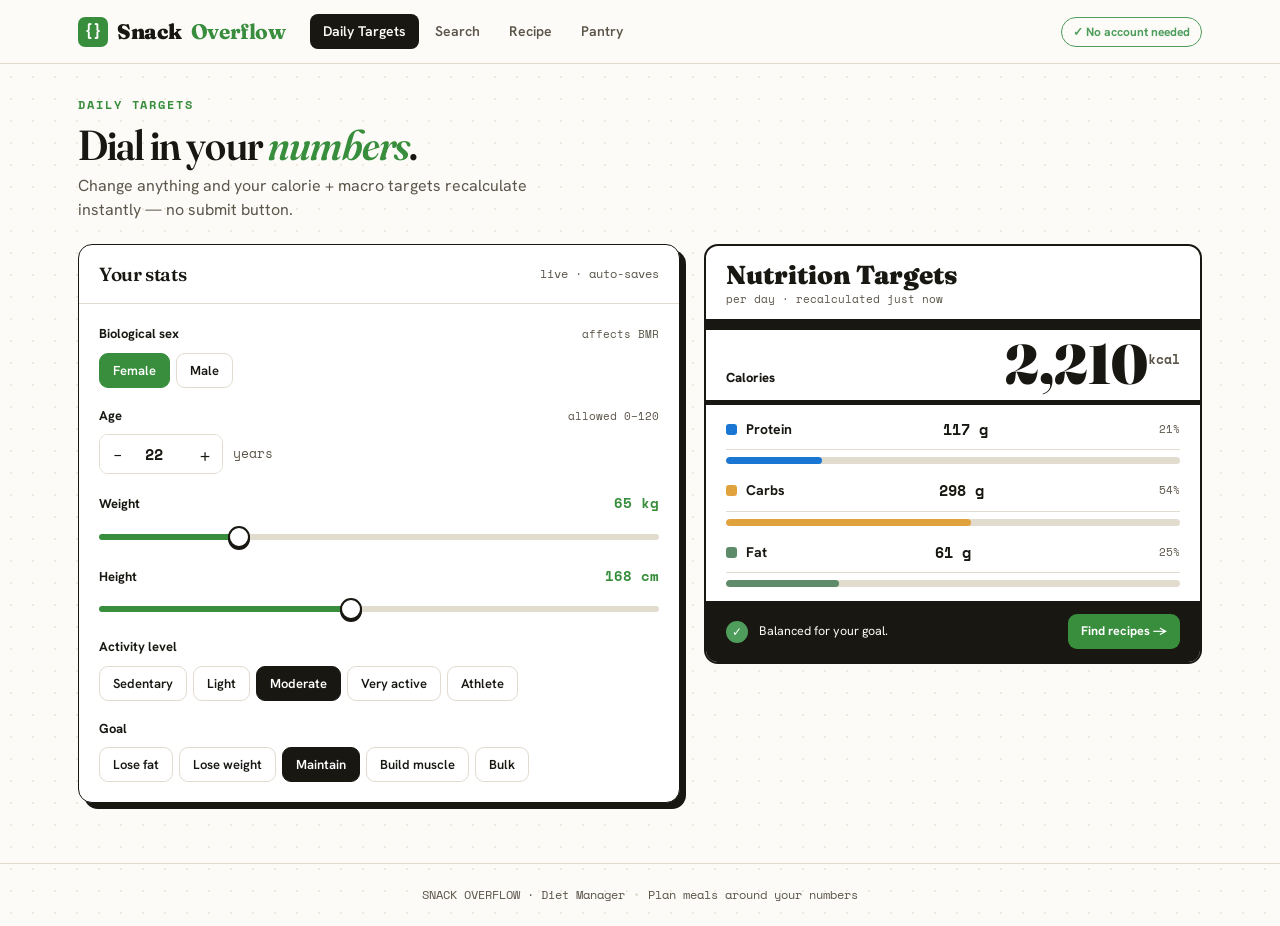
<file: targets.html>
<!DOCTYPE html>
<html lang="en">
<head>
<meta charset="UTF-8">
<meta name="viewport" content="width=device-width, initial-scale=1.0">
<title>Daily Targets — Snack Overflow</title>
<link rel="preconnect" href="https://fonts.googleapis.com">
<link rel="preconnect" href="https://fonts.gstatic.com" crossorigin>
<link href="https://fonts.googleapis.com/css2?family=Fraunces:ital,opsz,wght@0,9..144,400..900;1,9..144,400..700&family=Hanken+Grotesk:wght@400;500;600;700;800&family=Space+Mono:wght@400;700&display=swap" rel="stylesheet">
<link rel="stylesheet" href="assets/styles.css">
</head>
<body data-page="targets">
<a class="skip" href="#main">Skip to content</a>
<nav id="nav"></nav>

<div class="wrap">
<main id="main">
  <div class="pagehead">
    <span class="eyebrow">Daily Targets</span>
    <h1 class="sectit">Dial in your <em>numbers</em>.</h1>
    <p class="sub">Change anything and your calorie + macro targets recalculate instantly — no submit button.</p>
  </div>
  <div class="dash">
    <div class="panel">
      <div class="panel-h"><h2>Your stats</h2><span class="step">live · auto-saves</span></div>
      <div class="panel-b">
        <div class="field">
          <label id="lab-sex">Biological sex <span class="hint">affects BMR</span></label>
          <div class="seg sex" role="group" aria-labelledby="lab-sex">
            <button class="active" data-sex="female" onclick="pick(this,'sex')">Female</button>
            <button data-sex="male" onclick="pick(this,'sex')">Male</button>
          </div>
        </div>
        <div class="field">
          <label for="age">Age <span class="hint">allowed 0–120</span></label>
          <div class="numrow">
            <div class="stepper">
              <button type="button" aria-label="decrease age" onclick="bump('age',-1)">–</button>
              <input id="age" type="number" value="22" min="0" max="120" oninput="calc()">
              <button type="button" aria-label="increase age" onclick="bump('age',1)">+</button>
            </div>
            <span class="unit">years</span>
          </div>
        </div>
        <div class="field"><label for="weight">Weight <span class="val" id="wv">65 kg</span></label><input type="range" id="weight" min="35" max="160" value="65" oninput="calc()"></div>
        <div class="field"><label for="height">Height <span class="val" id="hv">168 cm</span></label><input type="range" id="height" min="130" max="215" value="168" oninput="calc()"></div>
        <div class="field"><label id="lab-act">Activity level</label>
          <div class="seg" id="activity" role="group" aria-labelledby="lab-act"><button data-f="1.2" onclick="pick(this,'act')">Sedentary</button><button data-f="1.375" onclick="pick(this,'act')">Light</button><button data-f="1.55" class="active" onclick="pick(this,'act')">Moderate</button><button data-f="1.725" onclick="pick(this,'act')">Very active</button><button data-f="1.9" onclick="pick(this,'act')">Athlete</button></div>
        </div>
        <div class="field" style="margin-bottom:0"><label id="lab-goal">Goal</label>
          <div class="seg" id="goal" role="group" aria-labelledby="lab-goal"><button data-d="-500" onclick="pick(this,'goal')">Lose fat</button><button data-d="-300" onclick="pick(this,'goal')">Lose weight</button><button data-d="0" class="active" onclick="pick(this,'goal')">Maintain</button><button data-d="250" onclick="pick(this,'goal')">Build muscle</button><button data-d="500" onclick="pick(this,'goal')">Bulk</button></div>
        </div>
      </div>
    </div>
    <div class="nf" aria-live="polite">
      <div class="nf-top"><div class="nf-title">Nutrition Targets</div><div class="nf-meta">per day · recalculated just now</div></div>
      <div class="rule-xl"></div>
      <div class="nf-cal"><span class="lab">Calories</span><span class="big" id="kcal">2010<small>kcal</small></span></div>
      <div class="rule-l"></div>
      <div class="nf-rows">
        <div class="nf-row"><span class="name"><span class="dot" style="background:var(--protein)"></span>Protein</span><span class="g" id="pg">117 g</span><span class="pct" id="pp">23%</span></div>
        <div class="bar"><i id="pbar" style="background:var(--protein);width:23%"></i></div>
        <div class="nf-row" style="margin-top:6px"><span class="name"><span class="dot" style="background:var(--carbs)"></span>Carbs</span><span class="g" id="cg">226 g</span><span class="pct" id="cp">45%</span></div>
        <div class="bar"><i id="cbar" style="background:var(--carbs);width:45%"></i></div>
        <div class="nf-row" style="margin-top:6px"><span class="name"><span class="dot" style="background:var(--fat)"></span>Fat</span><span class="g" id="fg">56 g</span><span class="pct" id="fp">25%</span></div>
        <div class="bar"><i id="fbar" style="background:var(--fat);width:25%"></i></div>
      </div>
      <div class="nf-foot"><span class="chk" aria-hidden="true">✓</span><p>Balanced for your goal.</p><a href="search.html">Find recipes →</a></div>
    </div>
  </div>
</main>
</div>

<footer id="foot"></footer>
<script src="assets/app.js"></script>
<script src="assets/data.js"></script>
<script src="assets/targets.js"></script>
</body>
</html>
</file>
<file: assets/styles.css>
/* ============================================================
   Snack Overflow — shared stylesheet (all pages)
   Theme: "Nutrition Facts editorial"
   Accent = green (#388E3C); protein = blue (#1976D2) so the
   palette is safe for red-green colour-blindness.
   ============================================================ */
:root{
  --paper:#FCFBF8; --card:#FFFFFF; --ink:#181712; --ink-soft:#5C564A;
  --persimmon:#388E3C;                 /* primary accent (green) */
  --herb:#4E9D5B; --herb-d:#2F6B3E;    /* success green */
  --protein:#1976D2;                   /* macro — blue */
  --carbs:#E0A23D; --fat:#5E8C6A;      /* macro — amber / sage */
  --rule:#181712; --hair:#E2DCCF; --hair2:#EFEADD; --soft-bg:#F4F1E9;
  --r:14px;
}
*{box-sizing:border-box;margin:0;padding:0}
html{-webkit-font-smoothing:antialiased;scroll-behavior:smooth}
body{font-family:'Hanken Grotesk',sans-serif;color:var(--ink);background:var(--paper);
  background-image:radial-gradient(var(--hair2) 1px,transparent 1px);background-size:22px 22px;line-height:1.5;min-height:100vh}
.mono{font-family:'Space Mono',monospace}
.wrap{max-width:1180px;margin:0 auto;padding:0 28px}
h1,h2,h3{font-family:'Fraunces',serif;letter-spacing:-.02em}
button{font-family:inherit}
a{color:inherit}
main{animation:fade .35s ease}
@keyframes fade{from{opacity:0;transform:translateY(6px)}to{opacity:1;transform:none}}
.sr-only{position:absolute;width:1px;height:1px;padding:0;margin:-1px;overflow:hidden;clip:rect(0,0,0,0);border:0}
.skip{position:absolute;left:-999px;top:0;background:var(--ink);color:#fff;padding:10px 16px;border-radius:0 0 8px 0;z-index:300}
.skip:focus{left:0}

/* NAV (injected by app.js) */
nav{position:sticky;top:0;z-index:50;background:rgba(252,251,248,.88);backdrop-filter:blur(8px);border-bottom:1px solid var(--hair)}
.nav-in{display:flex;align-items:center;gap:24px;max-width:1180px;margin:0 auto;padding:14px 28px}
.logo{font-family:'Fraunces',serif;font-weight:900;font-size:21px;letter-spacing:-.02em;display:flex;align-items:center;gap:9px;cursor:pointer;background:none;border:none;text-decoration:none}
.logo b{color:var(--persimmon)}
.mark{width:30px;height:30px;border-radius:7px;display:grid;place-items:center;font-family:'Space Mono',monospace;font-weight:700;font-size:15px;background:var(--persimmon);color:#fff}
.tabs{display:flex;gap:3px}
.tabs a{font-size:14px;font-weight:600;color:var(--ink-soft);text-decoration:none;cursor:pointer;padding:7px 13px;border-radius:8px}
.tabs a.on{background:var(--ink);color:var(--paper)}
.tabs a:hover:not(.on){background:#fff;color:var(--ink)}
.noacct{margin-left:auto;font-size:12px;font-weight:700;color:var(--herb);border:1.5px solid var(--herb);padding:5px 11px;border-radius:30px;white-space:nowrap}
@media(max-width:720px){.noacct{display:none}.nav-in{gap:14px}.tabs a{padding:7px 9px}}

.eyebrow{font-family:'Space Mono',monospace;font-size:12px;letter-spacing:.16em;text-transform:uppercase;color:var(--persimmon);font-weight:700}
.sectit{font-size:clamp(28px,4vw,42px);font-weight:600;line-height:1.04;margin:8px 0 6px;font-variation-settings:'opsz' 120,'SOFT' 30,'WONK' 1}
.sectit em{font-style:italic;color:var(--persimmon)}
.sub{font-size:16px;color:var(--ink-soft);max-width:56ch}
.pagehead{padding:28px 0 22px}

/* buttons */
.btn{font-size:15px;font-weight:700;background:var(--ink);color:var(--paper);border:none;padding:13px 22px;border-radius:11px;cursor:pointer;display:inline-flex;align-items:center;gap:9px;transition:.15s;box-shadow:4px 4px 0 var(--ink);text-decoration:none}
.btn:hover{transform:translate(-1px,-1px);box-shadow:5px 5px 0 var(--ink)}
.btn:active{transform:translate(2px,2px);box-shadow:2px 2px 0 var(--ink)}
.btn.persim{background:var(--persimmon);box-shadow:4px 4px 0 var(--ink)}
.btn.persim:hover{box-shadow:5px 5px 0 var(--ink)}
.btn.ghost{background:#fff;color:var(--ink);border:1.5px solid var(--ink);box-shadow:none}
.btn.ghost:hover{background:var(--soft-bg);transform:none}
.btn:disabled{opacity:.4;cursor:not-allowed;box-shadow:none;transform:none}
.btn:focus-visible,a:focus-visible,button:focus-visible,input:focus-visible,[tabindex]:focus-visible{outline:3px solid var(--protein);outline-offset:2px}

/* ===================== LANDING ===================== */
.hero{display:grid;grid-template-columns:1.1fr .9fr;gap:36px;align-items:center;padding:46px 0 30px}
@media(max-width:860px){.hero{grid-template-columns:1fr}}
.hero h1{font-size:clamp(40px,6vw,68px);font-weight:600;line-height:.98;font-variation-settings:'opsz' 144,'SOFT' 40,'WONK' 1}
.hero h1 em{font-style:italic;color:var(--persimmon)}
.hero p{font-size:18px;color:var(--ink-soft);margin:18px 0 26px;max-width:44ch}
.hero-cta{display:flex;gap:14px;flex-wrap:wrap}
.hero-card{position:relative;background:var(--card);border:2px solid var(--ink);border-radius:18px;box-shadow:8px 8px 0 var(--ink);padding:24px}
.demo-badge{position:absolute;top:14px;right:14px;font-family:'Space Mono',monospace;font-size:9px;font-weight:700;letter-spacing:.1em;background:var(--ink);color:var(--paper);padding:6px 10px;border-radius:6px}
.hero-card .lab{font-family:'Space Mono',monospace;font-size:11px;letter-spacing:.1em;text-transform:uppercase;color:var(--ink-soft)}
.hero-card .kcal{font-family:'Fraunces',serif;font-weight:900;font-size:56px;line-height:1;margin:4px 0 2px}
.hero-card .kcal small{font-family:'Space Mono',monospace;font-size:13px;color:var(--ink-soft);font-weight:700}
.hero-rule{height:9px;background:var(--ink);margin:12px 0}
.hmac{display:flex;justify-content:space-between;font-family:'Space Mono',monospace;font-size:12px;margin:7px 0}
.hmac b{font-weight:700}
.tasks{display:grid;grid-template-columns:repeat(4,1fr);gap:14px;padding:8px 0 60px}
@media(max-width:860px){.tasks{grid-template-columns:1fr 1fr}}
.task{background:#fff;border:1.5px solid var(--hair);border-radius:var(--r);padding:18px;cursor:pointer;transition:.15s;text-align:left;text-decoration:none;display:block}
.task:hover{border-color:var(--ink);box-shadow:4px 4px 0 var(--ink);transform:translate(-1px,-1px)}
.task .n{font-family:'Space Mono',monospace;font-size:12px;color:var(--persimmon);font-weight:700}
.task .ic{font-size:26px;margin:8px 0 6px}
.task h3{font-size:17px;font-weight:600;margin-bottom:4px}
.task p{font-size:13px;color:var(--ink-soft);line-height:1.4}

/* ===================== shared panels ===================== */
.panel{background:var(--card);border:1.5px solid var(--ink);border-radius:var(--r);box-shadow:6px 6px 0 var(--ink)}
.panel-h{display:flex;align-items:center;justify-content:space-between;padding:15px 20px;border-bottom:1.5px solid var(--hair)}
.panel-h h2{font-size:19px;font-weight:600}
.panel-h .step{font-family:'Space Mono',monospace;font-size:12px;color:var(--ink-soft)}
.panel-b{padding:20px}

/* ===================== DASHBOARD (Task 1) ===================== */
.dash{display:grid;grid-template-columns:1.15fr .95fr;gap:24px;padding-bottom:60px;align-items:start}
@media(max-width:880px){.dash{grid-template-columns:1fr}}
.field{margin-bottom:18px}
.field>label{display:flex;justify-content:space-between;align-items:baseline;font-size:13px;font-weight:700;margin-bottom:9px}
.field>label .val{font-family:'Space Mono',monospace;font-size:14px;color:var(--persimmon)}
.hint{font-family:'Space Mono',monospace;font-size:11px;color:var(--ink-soft);font-weight:400}
.seg{display:flex;gap:6px;flex-wrap:wrap}
.seg button{font-size:13px;font-weight:600;color:var(--ink);background:#fff;border:1.5px solid var(--hair);padding:8px 13px;border-radius:9px;cursor:pointer;transition:.12s}
.seg button:hover{border-color:var(--ink)}
.seg button.active{background:var(--ink);color:#fff;border-color:var(--ink)}
.seg.sex button.active{background:var(--persimmon);border-color:var(--persimmon)}
.numrow{display:flex;align-items:center;gap:10px}
.stepper{display:flex;align-items:center;border:1.5px solid var(--hair);border-radius:9px;overflow:hidden}
.stepper button{width:34px;height:38px;border:none;background:#fff;font-size:18px;cursor:pointer;color:var(--ink)}
.stepper button:hover{background:var(--paper)}
.stepper input{width:54px;height:38px;border:none;text-align:center;font-family:'Space Mono',monospace;font-size:15px;font-weight:700;color:var(--ink);background:#fff}
.unit{font-family:'Space Mono',monospace;font-size:13px;color:var(--ink-soft)}
input[type=range]{-webkit-appearance:none;appearance:none;width:100%;height:6px;border-radius:3px;background:var(--hair);outline:none}
input[type=range]::-webkit-slider-thumb{-webkit-appearance:none;width:22px;height:22px;border-radius:50%;background:#fff;border:2.5px solid var(--ink);cursor:pointer;box-shadow:0 2px 0 var(--ink)}
input[type=range]::-moz-range-thumb{width:22px;height:22px;border-radius:50%;background:#fff;border:2.5px solid var(--ink);cursor:pointer}
.nf{background:#fff;border:2.5px solid var(--ink);border-radius:var(--r);overflow:hidden;position:sticky;top:80px}
.nf-top{padding:16px 20px 12px}
.nf-title{font-family:'Fraunces',serif;font-weight:900;font-size:26px;line-height:1}
.nf-meta{font-family:'Space Mono',monospace;font-size:11px;color:var(--ink-soft);margin-top:3px}
.rule-xl{height:11px;background:var(--ink)}.rule-l{height:5px;background:var(--ink)}
.nf-cal{display:flex;align-items:flex-end;justify-content:space-between;padding:10px 20px 12px}
.nf-cal .lab{font-size:13px;font-weight:800}
.nf-cal .big{font-family:'Fraunces',serif;font-weight:900;font-size:56px;line-height:.85;font-variation-settings:'opsz' 140}
.nf-cal .big small{font-family:'Space Mono',monospace;font-size:13px;font-weight:700;vertical-align:super;color:var(--ink-soft)}
.nf-rows{padding:4px 20px 14px}
.nf-row{display:flex;align-items:center;justify-content:space-between;padding:9px 0;border-bottom:1px solid var(--hair)}
.nf-row .name{display:flex;align-items:center;gap:9px;font-weight:700;font-size:14px}
.dot{width:11px;height:11px;border-radius:3px}
.nf-row .g{font-family:'Space Mono',monospace;font-weight:700;font-size:15px}
.nf-row .pct{font-family:'Space Mono',monospace;font-size:11px;color:var(--ink-soft);width:42px;text-align:right}
.bar{height:7px;border-radius:4px;background:var(--hair);overflow:hidden;margin-top:7px}
.bar i{display:block;height:100%;border-radius:4px;transition:width .35s cubic-bezier(.2,.8,.2,1)}
.nf-foot{padding:13px 20px;background:var(--ink);color:var(--paper);display:flex;align-items:center;gap:11px}
.nf-foot .chk{width:22px;height:22px;border-radius:50%;background:var(--herb);display:grid;place-items:center;color:#fff;font-size:12px;flex:none}
.nf-foot p{font-size:12.5px;line-height:1.35}
.nf-foot a{margin-left:auto;flex:none;background:var(--persimmon);color:#fff;border:none;font-size:12.5px;font-weight:700;padding:8px 13px;border-radius:9px;cursor:pointer;text-decoration:none}

/* ===================== SEARCH (Task 2) ===================== */
.searchlayout{display:grid;grid-template-columns:248px 1fr;gap:24px;padding-bottom:60px;align-items:start}
@media(max-width:860px){.searchlayout{grid-template-columns:1fr}}
.facets{position:sticky;top:80px}
.facet{margin-bottom:22px}
.facet h4{font-family:'Space Mono',monospace;font-size:12px;letter-spacing:.08em;text-transform:uppercase;color:var(--ink-soft);margin-bottom:11px}
.chips{display:flex;gap:7px;flex-wrap:wrap}
.chip{font-size:13px;font-weight:600;color:var(--ink);background:#fff;border:1.5px solid var(--hair);padding:7px 12px;border-radius:30px;cursor:pointer;transition:.12s;display:inline-flex;align-items:center;gap:6px}
.chip:hover{border-color:var(--ink)}
.chip.on{background:var(--persimmon);color:#fff;border-color:var(--persimmon)}
.chip.on .x{display:inline}
.chip .x{display:none;font-weight:700}
.searchbar{display:flex;align-items:center;gap:11px;background:#fff;border:1.5px solid var(--ink);border-radius:12px;padding:12px 16px;margin-bottom:14px}
.searchbar input{flex:1;border:none;outline:none;font-family:inherit;font-size:15px;background:none;color:var(--ink)}
.searchbar .ico{font-size:18px;display:inline-flex}
.resbar{display:flex;align-items:center;justify-content:space-between;margin-bottom:16px;flex-wrap:wrap;gap:10px}
.activechips{display:flex;gap:7px;flex-wrap:wrap;align-items:center}
.activechips .lbl{font-family:'Space Mono',monospace;font-size:11px;color:var(--ink-soft)}
.count{font-family:'Space Mono',monospace;font-size:13px;color:var(--ink-soft)}
.count b{color:var(--ink)}
.cards{display:grid;grid-template-columns:repeat(3,1fr);gap:16px}
@media(max-width:760px){.cards{grid-template-columns:1fr 1fr}}
.rcard{background:#fff;border:1.5px solid var(--hair);border-radius:var(--r);overflow:hidden;cursor:pointer;transition:.15s;text-align:left;text-decoration:none;display:block;color:inherit}
.rcard:hover{border-color:var(--ink);box-shadow:5px 5px 0 var(--ink);transform:translate(-1px,-1px)}
.rcard .img{height:108px;overflow:hidden;background:var(--soft-bg);border-bottom:1.5px solid var(--hair)}
.rcard .img img{width:100%;height:100%;object-fit:cover;display:block}
.rcard .cb{padding:13px 14px}
.rcard h3{font-size:16px;font-weight:600;line-height:1.1;margin-bottom:7px}
.rcard .kc{font-family:'Space Mono',monospace;font-size:12px;color:var(--persimmon);font-weight:700}
.rcard .tags{display:flex;gap:5px;flex-wrap:wrap;margin-top:9px}
.tg{font-size:10.5px;font-weight:700;font-family:'Space Mono',monospace;color:var(--ink-soft);background:var(--soft-bg);padding:3px 7px;border-radius:5px;text-transform:uppercase;letter-spacing:.03em}
.empty{text-align:center;padding:56px 20px;border:1.5px dashed var(--hair);border-radius:var(--r);background:#fff}
.empty .ic{font-size:40px}
.empty h3{font-size:20px;margin:10px 0 6px}
.empty p{color:var(--ink-soft);font-size:14px;margin-bottom:16px}

/* ===================== RECIPE DETAIL (Task 3) ===================== */
.rd-head{display:flex;gap:20px;align-items:center;margin-bottom:8px;flex-wrap:wrap}
.rd-img{width:104px;height:104px;border-radius:16px;background:var(--soft-bg);border:1.5px solid var(--ink);overflow:hidden;flex:none}
.rd-img img{width:100%;height:100%;object-fit:cover;display:block}
.rd-head h1{font-size:34px;font-weight:600}
.pills{display:flex;gap:8px;flex-wrap:wrap;margin-top:10px}
.pill{font-family:'Space Mono',monospace;font-size:12px;font-weight:700;padding:6px 11px;border-radius:30px;border:1.5px solid var(--ink)}
.pill.kc{background:var(--persimmon);color:#fff;border-color:var(--persimmon)}
.rd-actions{display:flex;gap:10px;flex-wrap:wrap;margin-top:16px}
.rd-grid{display:grid;grid-template-columns:1.05fr .95fr;gap:24px;padding:22px 0 60px;align-items:start}
@media(max-width:860px){.rd-grid{grid-template-columns:1fr}}
.ing{display:flex;align-items:center;gap:12px;padding:12px 0;border-bottom:1px solid var(--hair)}
.ing .em{width:24px;height:24px;border-radius:7px;background:var(--soft-bg);display:grid;place-items:center;font-size:13px;flex:none}
.ing .nm{flex:1;font-weight:600;font-size:14.5px}
.ing .nm small{display:block;font-weight:400;color:var(--ink-soft);font-size:12px}
.ing .kc{font-family:'Space Mono',monospace;font-size:13px;color:var(--ink-soft);font-weight:700}
.swapbtn{font-size:12px;font-weight:700;background:#fff;border:1.5px solid var(--ink);color:var(--ink);padding:6px 11px;border-radius:8px;cursor:pointer;display:inline-flex;align-items:center;gap:5px;transition:.12s}
.swapbtn:hover{background:var(--ink);color:#fff}
.swapped{background:var(--herb);color:#fff;border-color:var(--herb)}
.totalbar{display:flex;align-items:center;justify-content:space-between;margin-top:16px;padding:16px;background:var(--ink);color:var(--paper);border-radius:12px}
.totalbar .t1{font-family:'Space Mono',monospace;font-size:12px;color:#cfc8b8}
.totalbar .t2{font-family:'Fraunces',serif;font-weight:900;font-size:30px}
.totalbar .delta{font-family:'Space Mono',monospace;font-size:12px;font-weight:700}
.steps{counter-reset:s}
.step-i{display:flex;gap:13px;padding:12px 8px;margin:0 -8px;border-bottom:1px solid var(--hair);width:calc(100% + 16px);background:none;border-left:none;border-right:none;border-top:none;border-radius:8px;text-align:left;font:inherit;color:inherit;cursor:default}
.step-i:not(:disabled){cursor:pointer}
.step-i:not(:disabled):hover{background:#fff}
.step-i .num{counter-increment:s;width:28px;height:28px;border-radius:50%;background:var(--persimmon);color:#fff;font-family:'Space Mono',monospace;font-weight:700;font-size:13px;display:grid;place-items:center;flex:none;transition:background .12s ease}
.step-i .num::before{content:counter(s)}
.step-i.done .num{background:var(--herb)}
.step-i.done .num::before{content:'✓'}
.step-i.done p{color:var(--ink-soft);text-decoration:line-through;font-weight:400}
.step-i p{font-size:14px;font-weight:600;padding-top:2px}

/* cooking mode — the Directions panel gets an unmistakable active look */
.panel.cooking{border-color:var(--persimmon);box-shadow:6px 6px 0 var(--persimmon);background:#FBF7EC}
.panel.cooking .panel-h{border-color:#EBDFC4}
.cook-badge{display:inline-flex;align-items:center;gap:4px;font-family:'Space Mono',monospace;font-size:11px;font-weight:700;background:var(--persimmon);color:#fff;padding:3px 9px;border-radius:20px;margin-left:8px;vertical-align:middle;animation:pop .18s ease}

.stars{display:flex;gap:4px}
.stars button{background:none;border:none;font-size:26px;line-height:1;cursor:pointer;color:var(--hair);padding:2px;transition:color .1s ease}
.stars button.on{color:var(--carbs)}
.txarea{width:100%;font-family:inherit;font-size:14px;padding:11px 13px;border:1.5px solid var(--hair);border-radius:10px;resize:vertical;color:var(--ink)}
.txarea:focus{outline:none;border-color:var(--ink)}

/* ===================== PANTRY (Task 4) — enhanced ===================== */
.pantry{display:grid;grid-template-columns:1fr 360px;gap:24px;padding-bottom:60px;align-items:start}
@media(max-width:880px){.pantry{grid-template-columns:1fr}}
.shelf{margin-bottom:18px}
.shelf summary{list-style:none;cursor:pointer;-webkit-tap-highlight-color:transparent;padding:4px 8px;margin:-4px -8px 9px;border-radius:8px;transition:background-color .12s ease}
.shelf summary::-webkit-details-marker{display:none}
.shelf summary:hover{background-color:var(--soft-bg)}
.shelf summary:hover h4{color:var(--ink)}
.shelf summary:hover h4::after{border-color:var(--ink)}
.shelf summary:focus-visible{outline:3px solid var(--protein);outline-offset:2px}
.shelf:not([open]) summary{margin-bottom:-4px}
.shelf h4{font-family:'Space Mono',monospace;font-size:12px;letter-spacing:.06em;text-transform:uppercase;color:var(--ink-soft);display:flex;align-items:center;gap:8px;transition:color .12s ease}
.shelf h4 .cnt{letter-spacing:0;text-transform:none;color:var(--ink-soft);font-weight:400}
.shelf h4::after{content:'';width:7px;height:7px;margin-left:auto;border-right:1.5px solid var(--ink-soft);border-bottom:1.5px solid var(--ink-soft);transform:rotate(45deg);transition:transform .15s ease,border-color .12s ease;flex:none}
.shelf:not([open]) h4::after{transform:rotate(-45deg)}
.items{display:flex;gap:8px;flex-wrap:wrap}
.item{font-size:13.5px;font-weight:600;background:#fff;border:1.5px solid var(--hair);color:var(--ink);padding:8px 13px;border-radius:30px;cursor:grab;display:inline-flex;align-items:center;gap:7px;transition:.12s;user-select:none}
.item:hover:not(:disabled){border-color:var(--ink);transform:translateY(-1px)}
.item:active{cursor:grabbing}
.item .plus{font-weight:700;color:var(--persimmon)}
.item.added{background:#E7F3EA;border-color:var(--herb);color:var(--herb-d);cursor:default}
.item.added .plus{display:none}
.item.added::after{content:'✓';font-weight:800;color:var(--herb)}
.item.out{opacity:.5;cursor:not-allowed;text-decoration:line-through;background:var(--soft-bg);border-style:dashed}
.item:disabled{pointer-events:none}
.item.out{pointer-events:auto}                 /* keep tooltip title hoverable */
.item.just-added{animation:addPulse .55s ease}
@keyframes addPulse{0%{transform:scale(1)}35%{transform:scale(1.08);background:var(--herb);border-color:var(--herb);color:#fff}100%{transform:scale(1)}}

/* live match preview — feedback before the user even generates */
.preview{display:flex;align-items:center;gap:12px;background:var(--soft-bg);border:1.5px solid var(--hair);border-radius:12px;padding:12px 16px;margin-bottom:18px}
.preview .pv-ic{font-size:22px;flex:none}
.preview .pv-tx{font-size:14px;line-height:1.35}
.preview .pv-tx b{font-family:'Space Mono',monospace;color:var(--persimmon)}
.preview .pv-tx .muted{color:var(--ink-soft)}

.basket{position:sticky;top:80px;border:2px dashed var(--ink);border-radius:var(--r);background:#fff;padding:18px;min-height:360px;display:flex;flex-direction:column;transition:.15s}
.basket.drag{background:#EAF4EC;border-color:var(--persimmon)}
.basket h3{font-size:19px;font-weight:600;display:flex;align-items:center;justify-content:space-between}
.basket h3 .ct{font-family:'Space Mono',monospace;font-size:13px;color:var(--persimmon)}
.basket .ph{flex:1;display:grid;place-items:center;text-align:center;color:var(--ink-soft);font-size:13.5px;padding:20px}
.basket .ph .ic{font-size:34px;display:block;margin-bottom:8px}
.basketitems{display:flex;gap:8px;flex-wrap:wrap;margin:14px 0;align-content:flex-start;flex:1}
.bchip{font-size:13px;font-weight:600;background:var(--soft-bg);border:1.5px solid var(--ink);padding:7px 11px;border-radius:30px;display:inline-flex;align-items:center;gap:8px;animation:pop .18s ease}
@keyframes pop{from{transform:scale(.8);opacity:0}to{transform:scale(1);opacity:1}}
.bchip button{background:none;border:none;cursor:pointer;font-weight:700;color:var(--ink-soft);font-size:14px;line-height:1}
.bchip button:hover{color:var(--persimmon)}
.bchip .qty-btn{font-family:'Space Mono',monospace;font-size:10px;font-weight:700;text-transform:uppercase;letter-spacing:.03em;background:#fff;border:1px solid var(--hair);border-radius:20px;padding:3px 8px;color:var(--ink-soft)}
.bchip .qty-btn:hover{border-color:var(--persimmon);color:var(--persimmon)}
.basket-tools{display:flex;justify-content:flex-end;margin:-6px 0 4px}
.clear-btn{background:none;border:none;font-family:'Space Mono',monospace;font-size:11px;color:var(--ink-soft);cursor:pointer;text-decoration:underline}
.clear-btn:hover{color:var(--persimmon)}
.clear-btn:disabled{opacity:.35;cursor:not-allowed;text-decoration:none}
.gen-note{font-family:'Space Mono',monospace;font-size:11px;color:var(--ink-soft);text-align:center;margin-top:9px}
.gen-note.ok{color:var(--herb-d)}

/* ===================== RESULT (Task 4b) ===================== */
.matchhead{display:flex;align-items:center;gap:12px;margin-bottom:18px;flex-wrap:wrap}
.matchhead .badge2{font-family:'Space Mono',monospace;font-size:12px;font-weight:700;background:var(--herb);color:#fff;padding:6px 12px;border-radius:30px}
.bigmatch{background:#fff;border:2px solid var(--ink);border-radius:18px;box-shadow:8px 8px 0 var(--ink);overflow:hidden;display:grid;grid-template-columns:200px 1fr}
@media(max-width:700px){.bigmatch{grid-template-columns:1fr}}
.bigmatch .mimg{background:var(--soft-bg);overflow:hidden;border-right:1.5px solid var(--ink)}
.bigmatch .mimg img{width:100%;height:100%;object-fit:cover;display:block}
.bigmatch .mbody{padding:24px}
.bigmatch h2{font-size:28px;font-weight:600}
.mmeter{margin:14px 0}
.mmeter .lab{display:flex;justify-content:space-between;font-size:13px;font-weight:700;margin-bottom:6px}
.mmeter .track{height:10px;background:var(--hair);border-radius:6px;overflow:hidden}
.mmeter .track i{display:block;height:100%;background:var(--herb);border-radius:6px;transition:width .5s cubic-bezier(.2,.8,.2,1)}
.haves{display:flex;gap:7px;flex-wrap:wrap;margin:12px 0}
.have{font-size:12px;font-family:'Space Mono',monospace;font-weight:700;padding:5px 9px;border-radius:6px;display:inline-flex;gap:5px;align-items:center}
.have.y{background:#E7F3EA;color:var(--herb-d)}
.have.n{background:#EAF1FB;color:#134e8f}

/* LOADING + TOAST */
.loadwrap{text-align:center;padding:70px 20px}
.spinner{width:46px;height:46px;border:4px solid var(--hair);border-top-color:var(--persimmon);border-radius:50%;margin:0 auto 18px;animation:spin .8s linear infinite}
@keyframes spin{to{transform:rotate(360deg)}}
.loadwrap p{font-family:'Space Mono',monospace;font-size:14px;color:var(--ink-soft)}
#toast{position:fixed;bottom:26px;left:50%;transform:translateX(-50%) translateY(120px);background:var(--ink);color:var(--paper);padding:14px 22px;border-radius:12px;font-size:14px;font-weight:600;display:flex;align-items:center;gap:10px;box-shadow:0 10px 30px rgba(0,0,0,.25);z-index:200;transition:transform .35s cubic-bezier(.2,.9,.2,1)}
#toast.show{transform:translateX(-50%) translateY(0)}
#toast .ic{width:22px;height:22px;border-radius:50%;background:var(--herb);display:grid;place-items:center;font-size:12px}
.toast-action{margin-left:6px;background:none;border:none;font-family:'Space Mono',monospace;font-size:12px;font-weight:700;color:var(--herb);text-decoration:underline;cursor:pointer}
.toast-action:hover{color:#fff}
.btn-spinner{width:14px;height:14px;border:2px solid rgba(255,255,255,.4);border-top-color:#fff;border-radius:50%;display:inline-block;animation:spin .7s linear infinite}

/* MODAL */
.overlay{position:fixed;inset:0;background:rgba(24,23,18,.55);backdrop-filter:blur(2px);z-index:150;display:none;align-items:center;justify-content:center;padding:20px}
.overlay.on{display:flex;animation:fade .2s}
.modal{background:#fff;border:2px solid var(--ink);border-radius:16px;box-shadow:10px 10px 0 var(--ink);max-width:440px;width:100%;overflow:hidden}
.modal-h{padding:18px 22px;border-bottom:1.5px solid var(--hair);display:flex;align-items:center;justify-content:space-between}
.modal-h h3{font-size:20px;font-weight:600}
.modal-h button{background:none;border:none;font-size:22px;cursor:pointer;color:var(--ink-soft)}
.modal-b{padding:14px 22px 22px}
.modal-b .lede{font-size:13px;color:var(--ink-soft);margin-bottom:14px}
.alt{display:flex;align-items:center;gap:12px;padding:13px;border:1.5px solid var(--hair);border-radius:11px;cursor:pointer;margin-bottom:9px;transition:.12s;width:100%;text-align:left;background:#fff}
.alt:hover{border-color:var(--ink);background:var(--paper)}
.alt .em{width:28px;height:28px;border-radius:8px;background:var(--soft-bg);display:grid;place-items:center;font-size:15px;flex:none}
.alt .nm{flex:1;font-weight:600;font-size:14.5px}
.alt .nm small{display:block;font-weight:400;color:var(--ink-soft);font-size:12px}
.alt .d{font-family:'Space Mono',monospace;font-size:13px;font-weight:700}
.alt .d.down{color:var(--herb-d)}.alt .d.up{color:#134e8f}

footer{border-top:1px solid var(--hair);padding:22px 0;font-family:'Space Mono',monospace;font-size:12px;color:var(--ink-soft);display:flex;justify-content:space-between;flex-wrap:wrap;gap:8px}
.foot-r::before{content:'•';margin-right:8px;color:var(--hair)}
</file>
